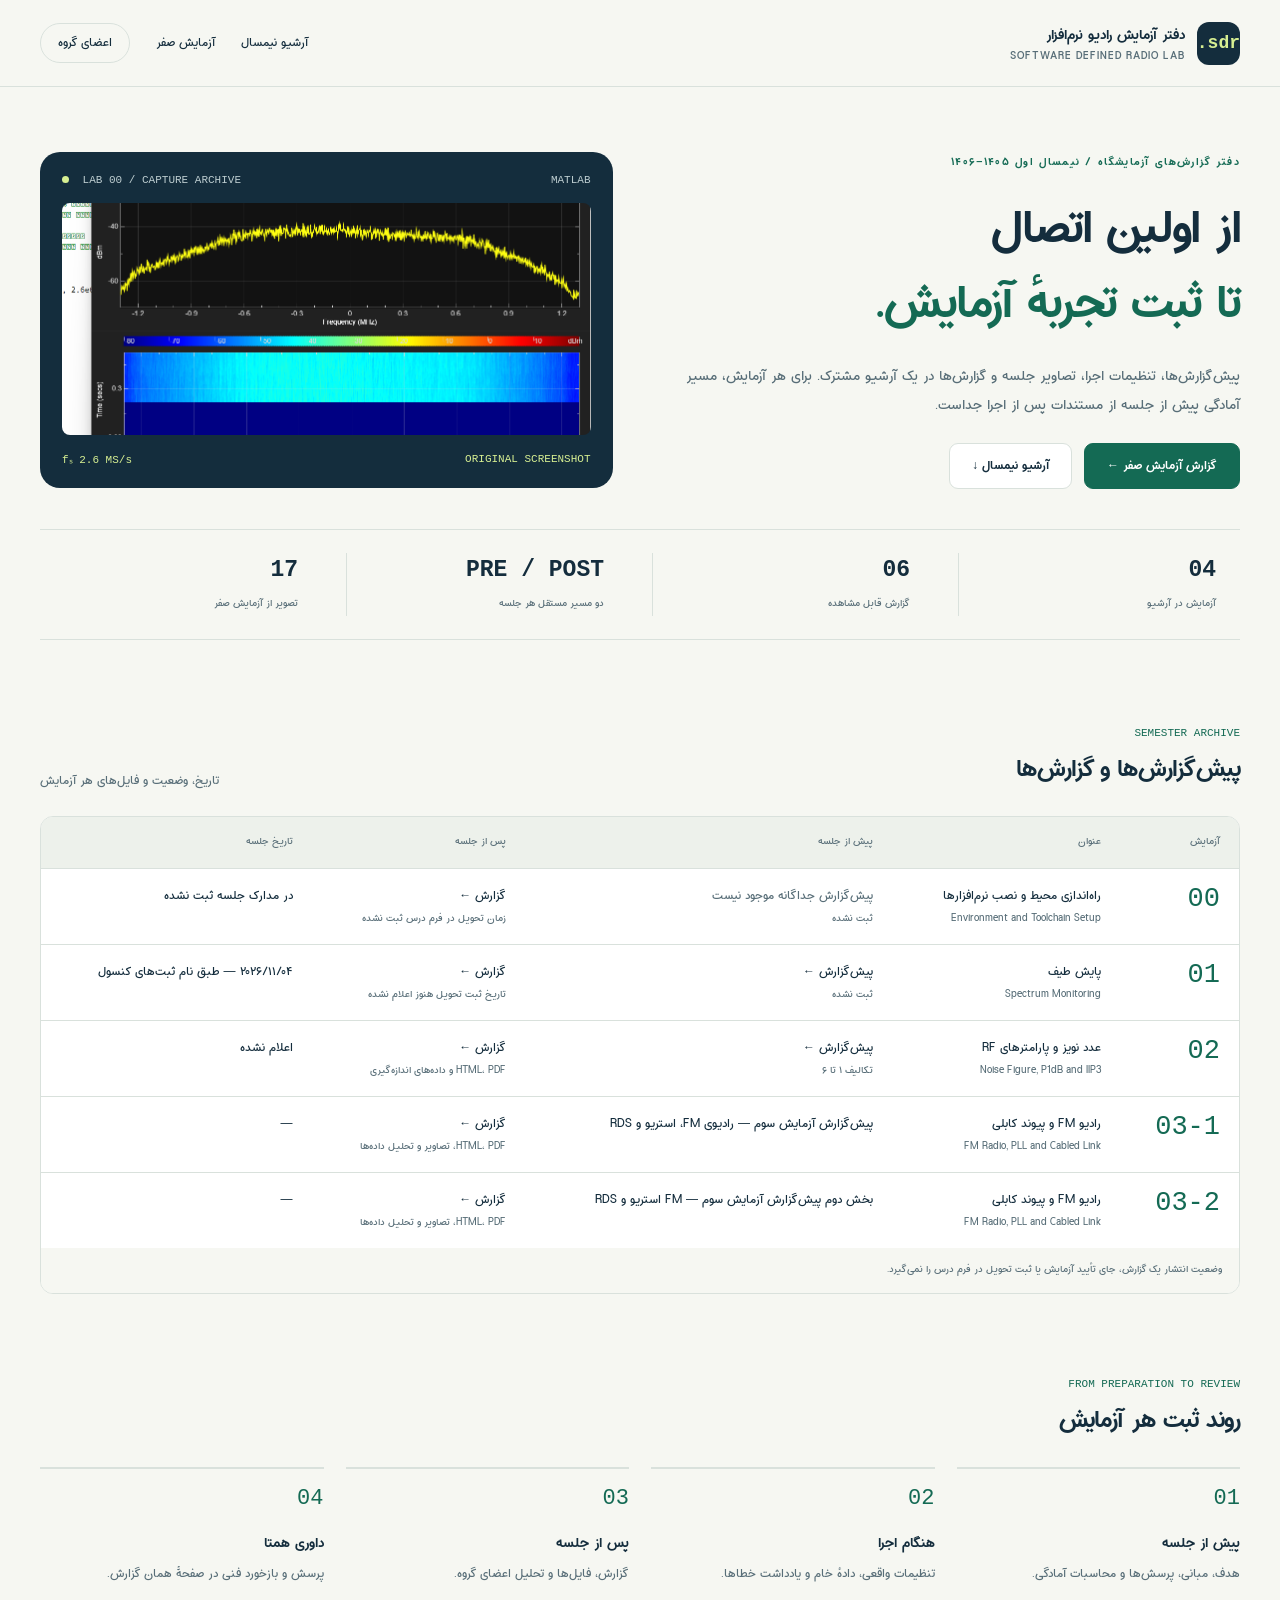
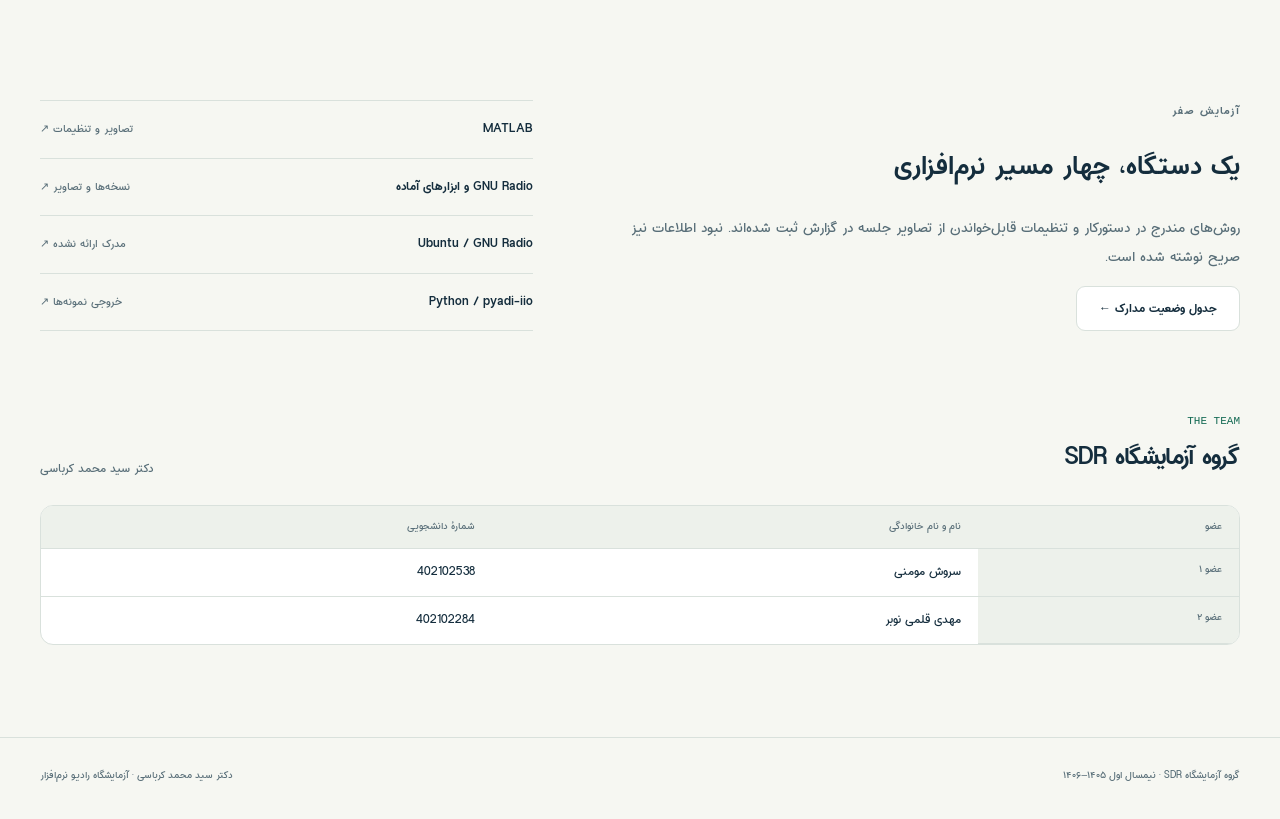
<file: index.html>
<!doctype html>
<html lang="fa" dir="rtl">

<head>
    <meta charset="utf-8">
    <meta name="viewport" content="width=device-width,initial-scale=1">
    <meta name="description" content="آرشیو پیش‌گزارش‌ها، گزارش‌ها و مدارک آزمایشگاه رادیو نرم‌افزار">
    <meta name="theme-color" content="#142d3d">
    <title>دفتر آزمایش رادیو نرم‌افزار | آرشیو نیمسال</title>
    <link rel="stylesheet" href="assets/css/site.css">
    <link rel="icon" href="assets/favicon.svg" type="image/svg+xml">
    <script defer src="assets/js/config.js"></script>
    <script defer src="assets/js/site.js"></script>
</head>

<body data-comment-term=""><a class="skip" href="#main">رفتن به محتوا</a>
    <header class="topbar">
        <div class="wrap nav"><a class="brand" href="index.html"><span class="brand-mark">sdr.</span><span>دفتر آزمایش
                    رادیو نرم‌افزار<small dir="ltr">SOFTWARE DEFINED RADIO LAB</small></span></a>
            <nav class="nav-links" aria-label="پیمایش اصلی"><a href="index.html#experiments">آرشیو نیمسال</a><a
                    href="experiments/lab00/post/">آزمایش صفر</a><a href="index.html#team">اعضای گروه</a></nav>
        </div>
    </header>
    <main id="main">
        <section class="hero wrap">
            <div class="hero-grid">
                <div>
                    <p class="eyebrow">دفتر گزارش‌های آزمایشگاه / نیمسال اول ۱۴۰۵–۱۴۰۶</p>
                    <h1>از اولین اتصال<br><span>تا ثبت تجربهٔ آزمایش.</span></h1>
                    <p class="lead">پیش‌گزارش‌ها، تنظیمات اجرا، تصاویر جلسه و گزارش‌ها در یک آرشیو مشترک. برای هر
                        آزمایش، مسیر آمادگی پیش از جلسه از مستندات پس از اجرا جداست.</p>
                    <div class="actions"><a class="btn primary" href="experiments/lab00/post/">گزارش آزمایش صفر ←</a><a
                            class="btn" href="#experiments">آرشیو نیمسال ↓</a></div>
                </div>
                <div class="hero-art">
                    <div class="instrument-heading"><span><i class="dot"></i> LAB 00 / CAPTURE
                            ARCHIVE</span><span>MATLAB</span></div><a href="experiments/lab00/post/#matlab"><img
                            src="assets/images/MATLAB2.png" alt="تصویر اصلی Spectrum Analyzer از آزمایش صفر"
                            width="1061" height="657"></a>
                    <div class="instrument-footer"><span>fₛ 2.6 MS/s</span><span>ORIGINAL SCREENSHOT</span></div>
                </div>
            </div>
            <div class="facts">
                <div class="fact"><b>04</b><span>آزمایش در آرشیو</span></div>
                <div class="fact"><b>06</b><span>گزارش قابل مشاهده</span></div>
                <div class="fact"><b>PRE / POST</b><span>دو مسیر مستقل هر جلسه</span></div>
                <div class="fact"><b>17</b><span>تصویر از آزمایش صفر</span></div>
            </div>
        </section>
        <section class="wrap section" id="experiments">
            <div class="section-head">
                <div>
                    <div class="section-label">SEMESTER ARCHIVE</div>
                    <h2>پیش‌گزارش‌ها و گزارش‌ها</h2>
                </div>
                <p>تاریخ، وضعیت و فایل‌های هر آزمایش</p>
            </div>
            <div class="table-box">
                <table>
                    <thead>
                        <tr>
                            <th>آزمایش</th>
                            <th>عنوان</th>
                            <th>پیش از جلسه</th>
                            <th>پس از جلسه</th>
                            <th>تاریخ جلسه</th>
                        </tr>
                    </thead>
                    <tbody>
                        <tr>
                            <td><span class="lab-number">00</span></td>
                            <td>راه‌اندازی محیط و نصب نرم‌افزارها<small>Environment and Toolchain Setup</small></td>
                            <td><span class="text-muted">پیش‌گزارش جداگانه موجود نیست</span><small>ثبت نشده</small></td>
                            <td><a href="experiments/lab00/post/">گزارش ←</a><small>زمان تحویل در فرم درس ثبت
                                    نشده</small></td>
                            <td>در مدارک جلسه ثبت نشده</td>
                        </tr>
                        <tr>
                            <td><span class="lab-number">01</span></td>
                            <td>پایش طیف<small>Spectrum Monitoring</small></td>
                            <td><a href="experiments/lab01/pre/">پیش‌گزارش ←</a><small>ثبت نشده</small></td>
                            <td><a href="experiments/lab01/post/">گزارش ←</a><small>تاریخ ثبت تحویل هنوز اعلام
                                    نشده</small></td>
                            <td>۲۰۲۶/۱۱/۰۴ — طبق نام ثبت‌های کنسول</td>
                        </tr>
                        <tr>
                            <td><span class="lab-number">02</span></td>
                            <td>عدد نویز و پارامترهای RF<small>Noise Figure, P1dB and IIP3</small></td>
                            <td><a href="experiments/lab02/pre/">پیش‌گزارش ←</a><small>تکالیف ۱ تا ۶</small></td>
                            <td><a href="experiments/lab02/post/">گزارش ←</a><small>HTML، PDF و داده‌های
                                    اندازه‌گیری</small></td>
                            <td>اعلام نشده</td>
                        </tr>
                        <tr>
                            <td><span class="lab-number">03-1</span></td>
                            <td>رادیو FM و پیوند کابلی<small>FM Radio, PLL and Cabled Link</small></td>
                            <td><a href="./prelab_03_fm.html" target="_blank" rel="noopener">
  پیش‌گزارش آزمایش سوم — رادیوی FM، استریو و RDS
</a></td>
                            <td><a href="experiments/lab03/post/">گزارش ←</a><small>HTML، PDF، تصاویر و تحلیل
                                    داده‌ها</small></td>
                            <td>—</td>
                        </tr>
                        <tr>
                            <td><span class="lab-number">03-2</span></td>
                            <td>رادیو FM و پیوند کابلی<small>FM Radio, PLL and Cabled Link</small></td>
                            <td><a href="./prelab_03_fm_part2.html" target="_blank" rel="noopener">
  بخش دوم پیش‌گزارش آزمایش سوم — FM استریو و RDS
</a></td>
                            <td><a href="experiments/lab03/post/">گزارش ←</a><small>HTML، PDF، تصاویر و تحلیل
                                    داده‌ها</small></td>
                            <td>—</td>
                        </tr>
                    </tbody>
                    <caption>وضعیت انتشار یک گزارش، جای تأیید آزمایش یا ثبت تحویل در فرم درس را نمی‌گیرد.</caption>
                </table>
            </div>
        </section>
        <section class="section wrap">
            <div class="section-head">
                <div>
                    <div class="section-label">FROM PREPARATION TO REVIEW</div>
                    <h2>روند ثبت هر آزمایش</h2>
                </div>
            </div>
            <div class="semester-flow">
                <div><b>01</b>
                    <h3>پیش از جلسه</h3>
                    <p>هدف، مبانی، پرسش‌ها و محاسبات آمادگی.</p>
                </div>
                <div><b>02</b>
                    <h3>هنگام اجرا</h3>
                    <p>تنظیمات واقعی، دادهٔ خام و یادداشت خطاها.</p>
                </div>
                <div><b>03</b>
                    <h3>پس از جلسه</h3>
                    <p>گزارش، فایل‌ها و تحلیل اعضای گروه.</p>
                </div>
                <div><b>04</b>
                    <h3>داوری همتا</h3>
                    <p>پرسش و بازخورد فنی در صفحهٔ همان گزارش.</p>
                </div>
            </div>
        </section>
        <section class="section wrap overview">
            <div>
                <p class="eyebrow">آزمایش صفر</p>
                <h2>یک دستگاه، چهار مسیر نرم‌افزاری</h2>
                <p class="text-muted">روش‌های مندرج در دستورکار و تنظیمات قابل‌خواندن از تصاویر جلسه در گزارش ثبت
                    شده‌اند. نبود اطلاعات نیز صریح نوشته شده است.</p><a class="btn"
                    href="experiments/lab00/post/#readiness">جدول وضعیت مدارک ←</a>
            </div>
            <div class="route-list"><a class="route" href="experiments/lab00/post/#matlab"><b>MATLAB</b><span>تصاویر و
                        تنظیمات ↗</span></a><a class="route" href="experiments/lab00/post/#windows"><b>GNU Radio و
                        ابزارهای آماده</b><span>نسخه‌ها و تصاویر ↗</span></a><a class="route"
                    href="experiments/lab00/post/#ubuntu"><b>Ubuntu / GNU Radio</b><span>مدرک ارائه نشده ↗</span></a><a
                    class="route" href="experiments/lab00/post/#python"><b>Python / pyadi-iio</b><span>خروجی نمونه‌ها
                        ↗</span></a></div>
        </section>
        <section class="section wrap" id="team">
            <div class="section-head">
                <div>
                    <div class="section-label">THE TEAM</div>
                    <h2>گروه آزمایشگاه SDR</h2>
                </div>
                <p>دکتر سید محمد کرباسی</p>
            </div>
            <div class="table-box identity-table">
                <table>
                    <thead>
                        <tr>
                            <th>عضو</th>
                            <th>نام و نام خانوادگی</th>
                            <th>شمارهٔ دانشجویی</th>
                        </tr>
                    </thead>
                    <tbody>
                        <tr>
                            <th scope="row">عضو ۱</th>
                            <td>سروش مومنی</td>
                            <td><bdi dir="ltr">402102538</bdi></td>
                        </tr>
                        <tr>
                            <th scope="row">عضو ۲</th>
                            <td>مهدی قلمی نوبر</td>
                            <td><bdi dir="ltr">402102284</bdi></td>
                        </tr>
                    </tbody>
                </table>
            </div>
        </section>
    </main>
    <footer class="footer">
        <div class="wrap"><span>گروه آزمایشگاه SDR · نیمسال اول ۱۴۰۵–۱۴۰۶</span><span>دکتر سید محمد کرباسی · آزمایشگاه
                رادیو نرم‌افزار</span></div>
    </footer>
    <dialog class="lightbox" id="image-dialog" aria-labelledby="dialog-title">
        <div class="dialog-top"><b id="dialog-title">تصویر آزمایش</b>
            <div><button type="button" data-zoom>اندازهٔ اصلی</button> <button type="button" data-close>بستن ×</button>
            </div>
        </div>
        <p class="dialog-help">برای خواندن جزئیات، اندازهٔ اصلی را انتخاب کنید. کلید Escape پنجره را می‌بندد.</p>
        <div class="zoom-area"><img alt=""></div>
    </dialog>
</body>

</html>
</file>
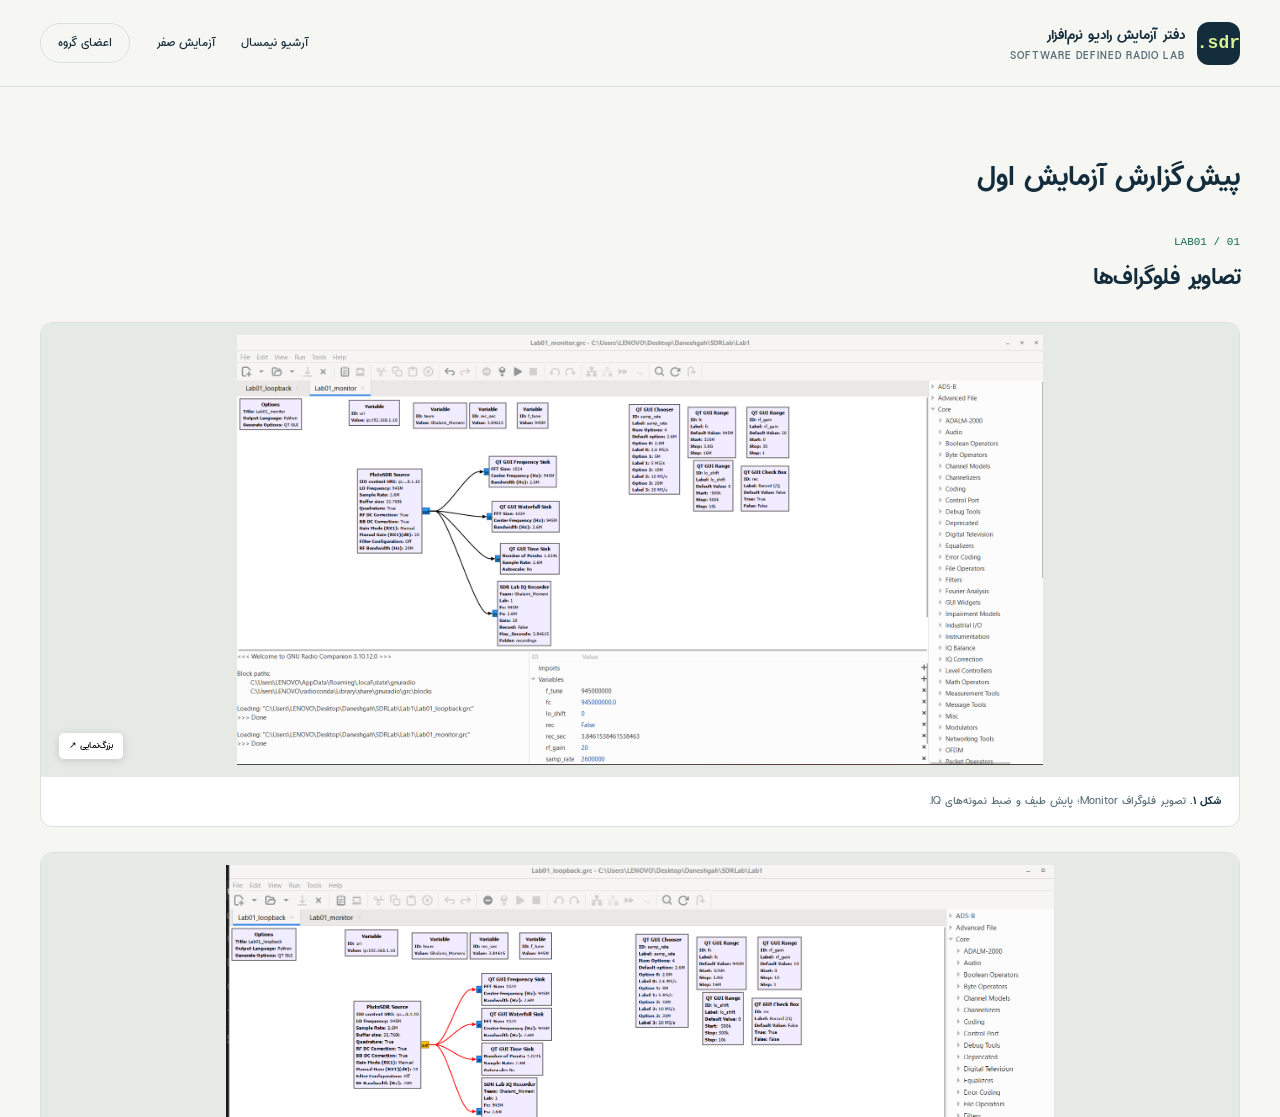
<file: reports/lab01-prelab/index.html>
<!doctype html><html lang="fa" dir="rtl"><meta charset="utf-8"><meta http-equiv="refresh" content="0;url=../../experiments/lab01/pre/"><title>پیش‌گزارش آزمایش اول</title><p><a href="../../experiments/lab01/pre/">پیش‌گزارش آزمایش اول</a></p></html>
</file>
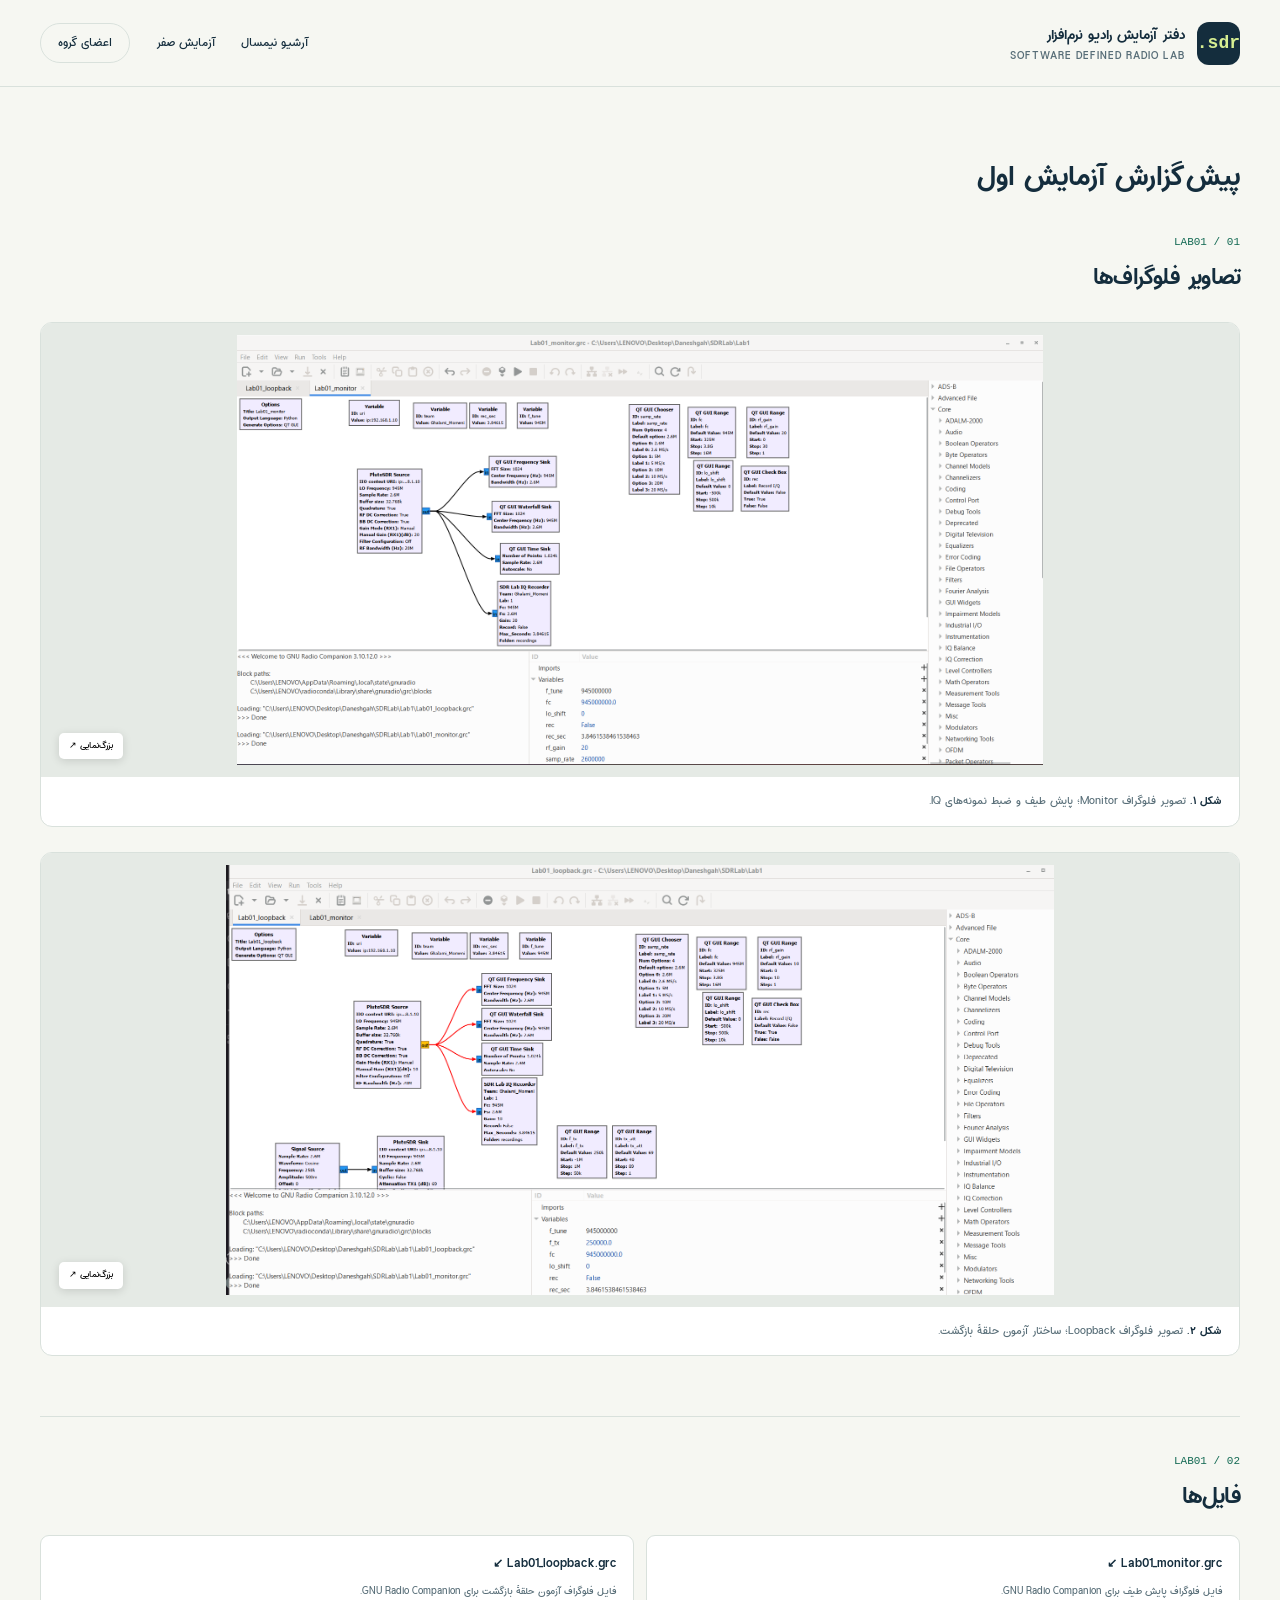
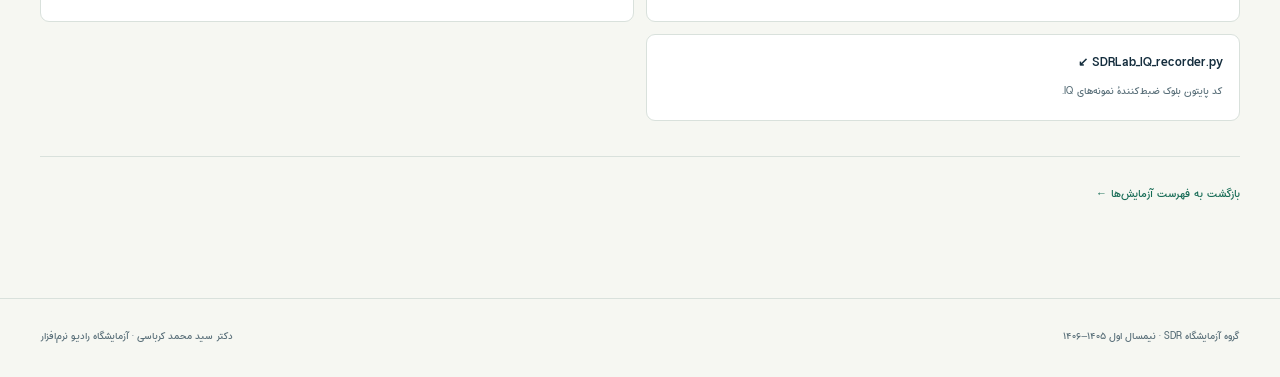
<file: experiments/lab01/pre/index.html>
<!doctype html><html lang="fa" dir="rtl"><head><meta charset="utf-8"><meta name="viewport" content="width=device-width,initial-scale=1"><meta name="description" content="آرشیو پیش‌گزارش‌ها، گزارش‌ها و مدارک آزمایشگاه رادیو نرم‌افزار"><meta name="theme-color" content="#142d3d"><title>پیش‌گزارش آزمایش اول</title><link rel="stylesheet" href="../../../assets/css/site.css"><link rel="icon" href="../../../assets/favicon.svg" type="image/svg+xml"><script defer src="../../../assets/js/config.js"></script><script defer src="../../../assets/js/site.js"></script></head><body data-comment-term=""><a class="skip" href="#main">رفتن به محتوا</a><header class="topbar"><div class="wrap nav"><a class="brand" href="../../../index.html"><span class="brand-mark">sdr.</span><span>دفتر آزمایش رادیو نرم‌افزار<small dir="ltr">SOFTWARE DEFINED RADIO LAB</small></span></a><nav class="nav-links" aria-label="پیمایش اصلی"><a href="../../../index.html#experiments">آرشیو نیمسال</a><a href="../../../experiments/lab00/post/">آزمایش صفر</a><a href="../../../index.html#team">اعضای گروه</a></nav></div></header><main id="main" class="wrap section"><h1>پیش‌گزارش آزمایش اول</h1><section class="report-section" id="flowgraphs"><span class="section-index">01 / LAB01</span><h2>تصاویر فلوگراف‌ها</h2><figure class="report-figure"><button type="button" class="figure-button" data-image="../../../reports/lab01-prelab/flowgraph_monitor.png" data-caption="تصویر فلوگراف Monitor؛ پایش طیف و ضبط نمونه‌های IQ." aria-label="بزرگ‌نمایی: تصویر فلوگراف Monitor؛ پایش طیف و ضبط نمونه‌های IQ."><img src="../../../reports/lab01-prelab/flowgraph_monitor.png" alt="تصویر فلوگراف Monitor؛ پایش طیف و ضبط نمونه‌های IQ." loading="lazy"><span class="zoom-hint">بزرگ‌نمایی ↗</span></button><figcaption><b>شکل ۱. </b>تصویر فلوگراف Monitor؛ پایش طیف و ضبط نمونه‌های IQ.</figcaption></figure><figure class="report-figure"><button type="button" class="figure-button" data-image="../../../reports/lab01-prelab/flowgraph_loopback.png" data-caption="تصویر فلوگراف Loopback؛ ساختار آزمون حلقهٔ بازگشت." aria-label="بزرگ‌نمایی: تصویر فلوگراف Loopback؛ ساختار آزمون حلقهٔ بازگشت."><img src="../../../reports/lab01-prelab/flowgraph_loopback.png" alt="تصویر فلوگراف Loopback؛ ساختار آزمون حلقهٔ بازگشت." loading="lazy"><span class="zoom-hint">بزرگ‌نمایی ↗</span></button><figcaption><b>شکل ۲. </b>تصویر فلوگراف Loopback؛ ساختار آزمون حلقهٔ بازگشت.</figcaption></figure></section><section class="report-section" id="downloads"><span class="section-index">02 / LAB01</span><h2>فایل‌ها</h2><div class="files"><a class="file" href="../../../reports/lab01-prelab/Lab01_monitor.grc"><b>Lab01_monitor.grc ↙</b><small>فایل فلوگراف پایش طیف برای GNU Radio Companion.</small></a><a class="file" href="../../../reports/lab01-prelab/Lab01_loopback.grc"><b>Lab01_loopback.grc ↙</b><small>فایل فلوگراف آزمون حلقهٔ بازگشت برای GNU Radio Companion.</small></a><a class="file" href="../../../reports/lab01-prelab/SDRLab_IQ_recorder.py"><b>SDRLab_IQ_recorder.py ↙</b><small>کد پایتون بلوک ضبط‌کنندهٔ نمونه‌های IQ.</small></a></div></section><a class="top-link" href="../../../index.html#experiments">بازگشت به فهرست آزمایش‌ها ←</a></main><footer class="footer"><div class="wrap"><span>گروه آزمایشگاه SDR · نیمسال اول ۱۴۰۵–۱۴۰۶</span><span>دکتر سید محمد کرباسی · آزمایشگاه رادیو نرم‌افزار</span></div></footer><dialog class="lightbox" id="image-dialog" aria-labelledby="dialog-title"><div class="dialog-top"><b id="dialog-title">تصویر آزمایش</b><div><button type="button" data-zoom>اندازهٔ اصلی</button> <button type="button" data-close>بستن ×</button></div></div><p class="dialog-help">برای خواندن جزئیات، اندازهٔ اصلی را انتخاب کنید. کلید Escape پنجره را می‌بندد.</p><div class="zoom-area"><img alt=""></div></dialog></body></html>
</file>
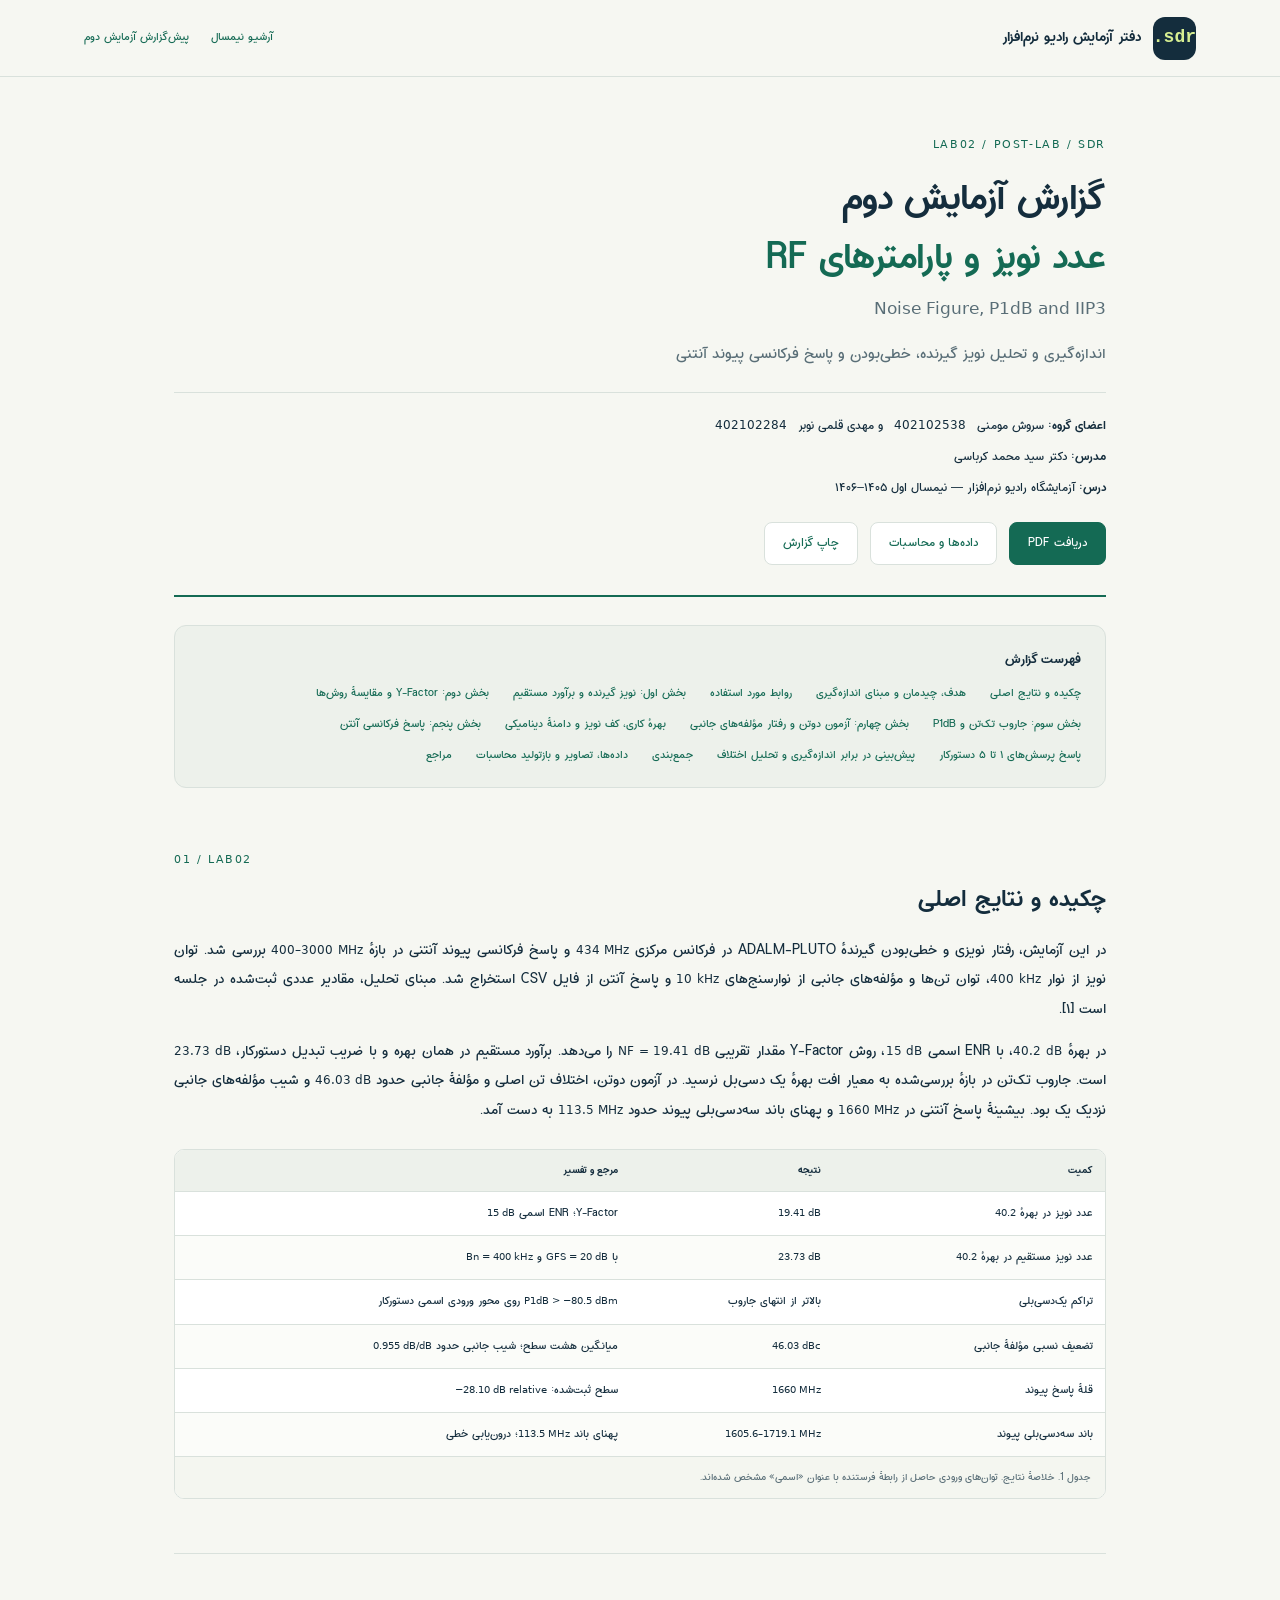
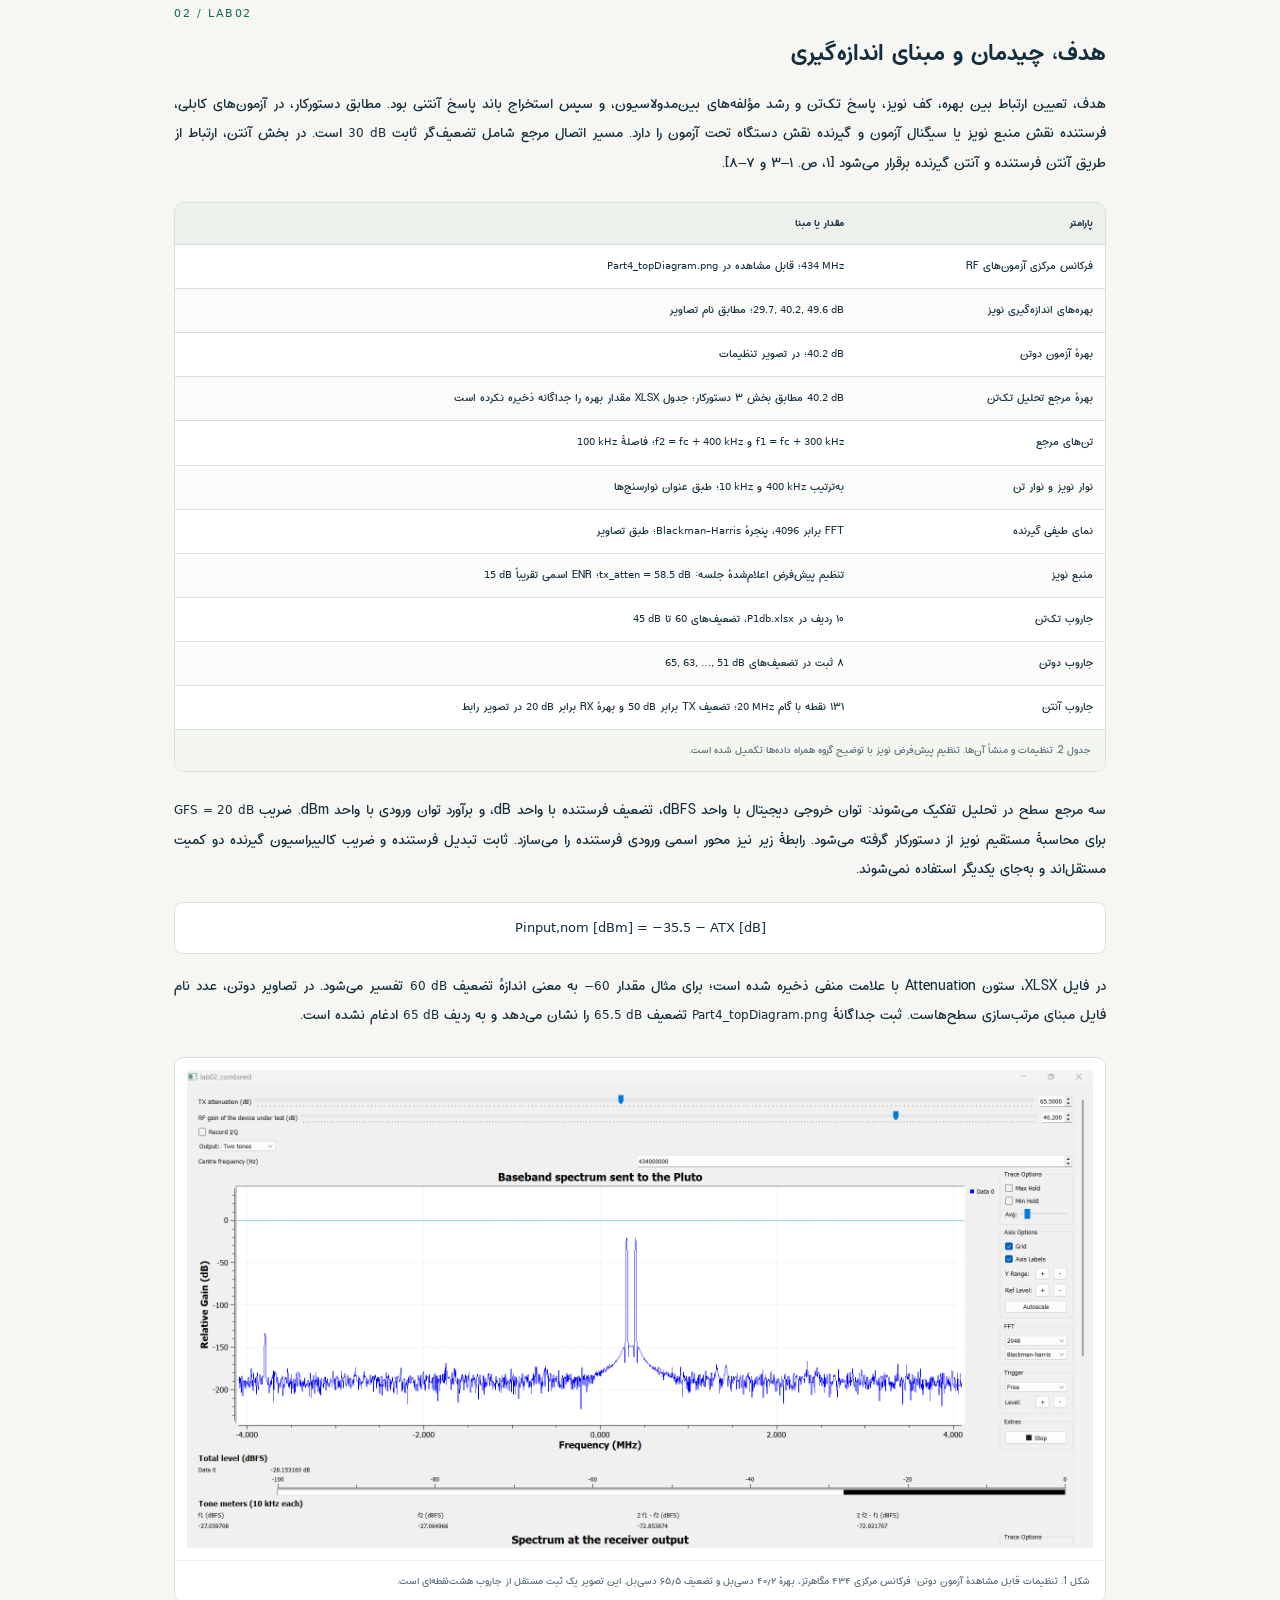
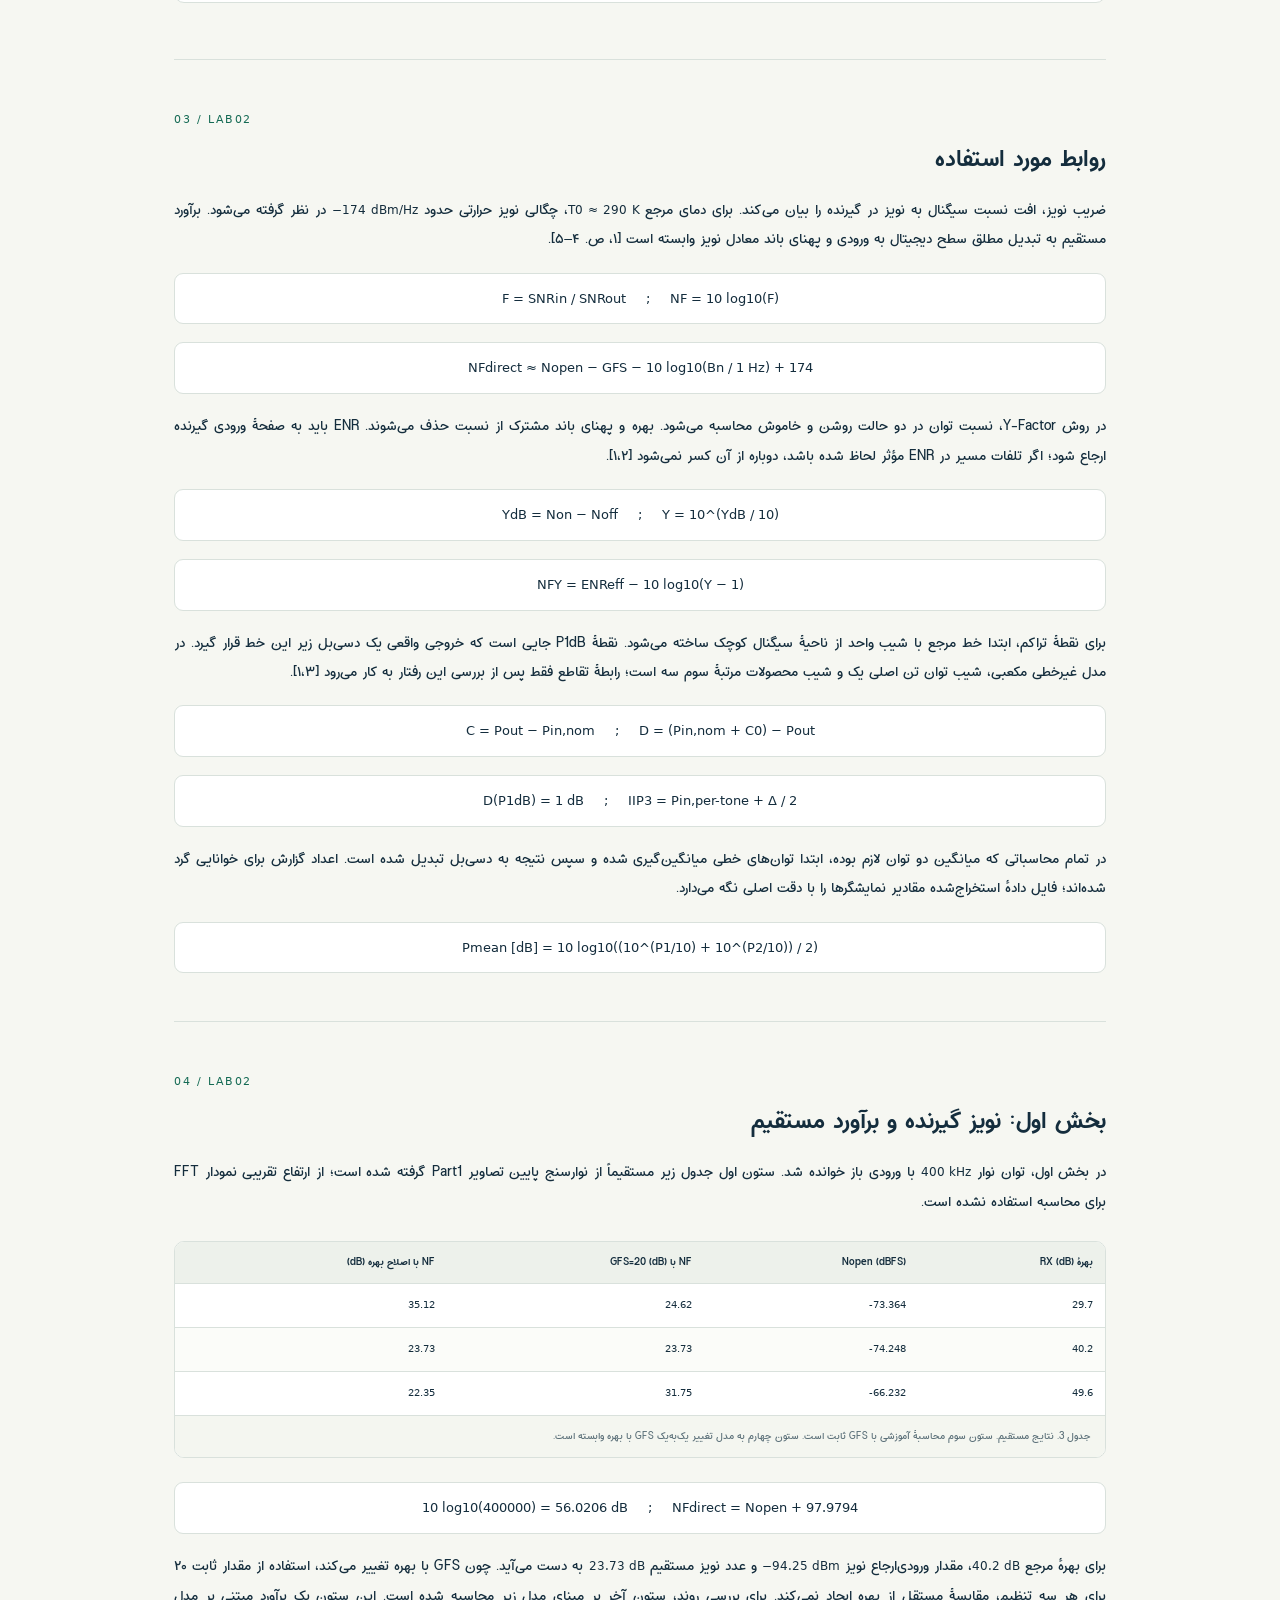
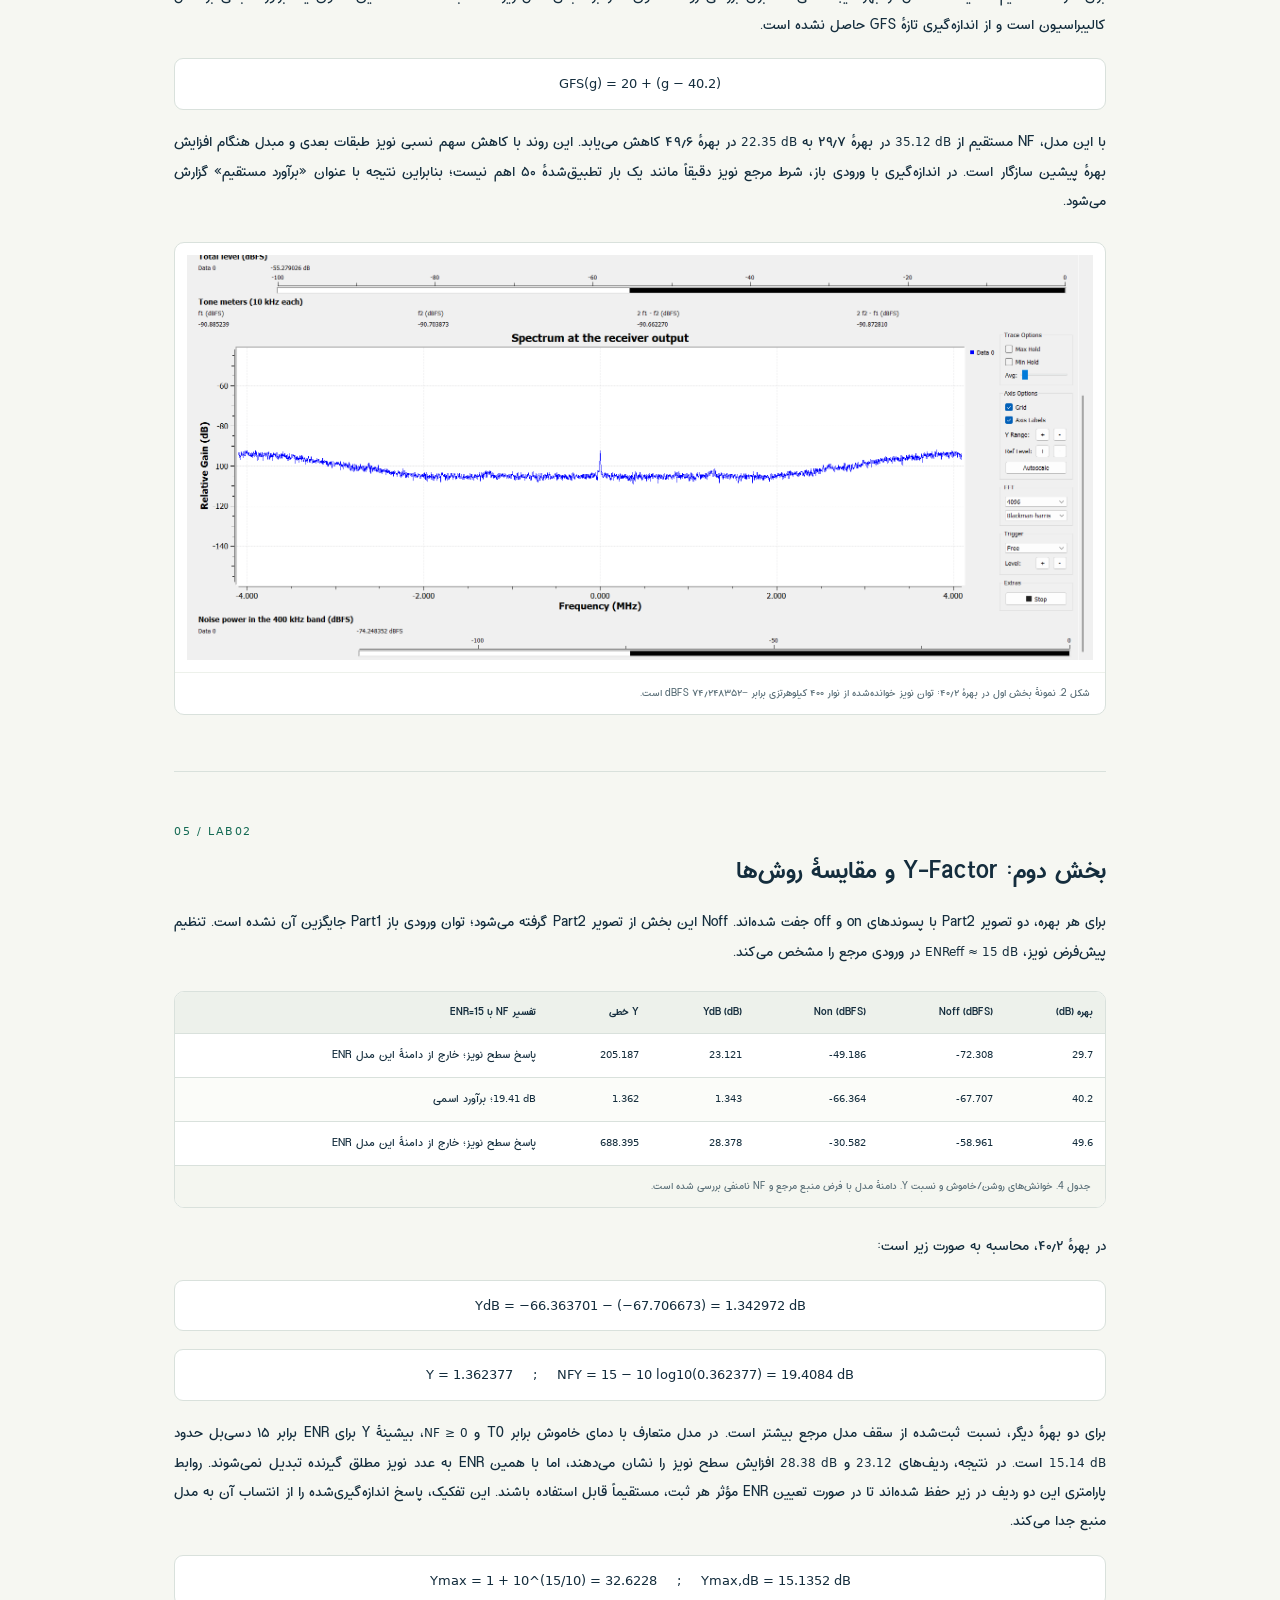
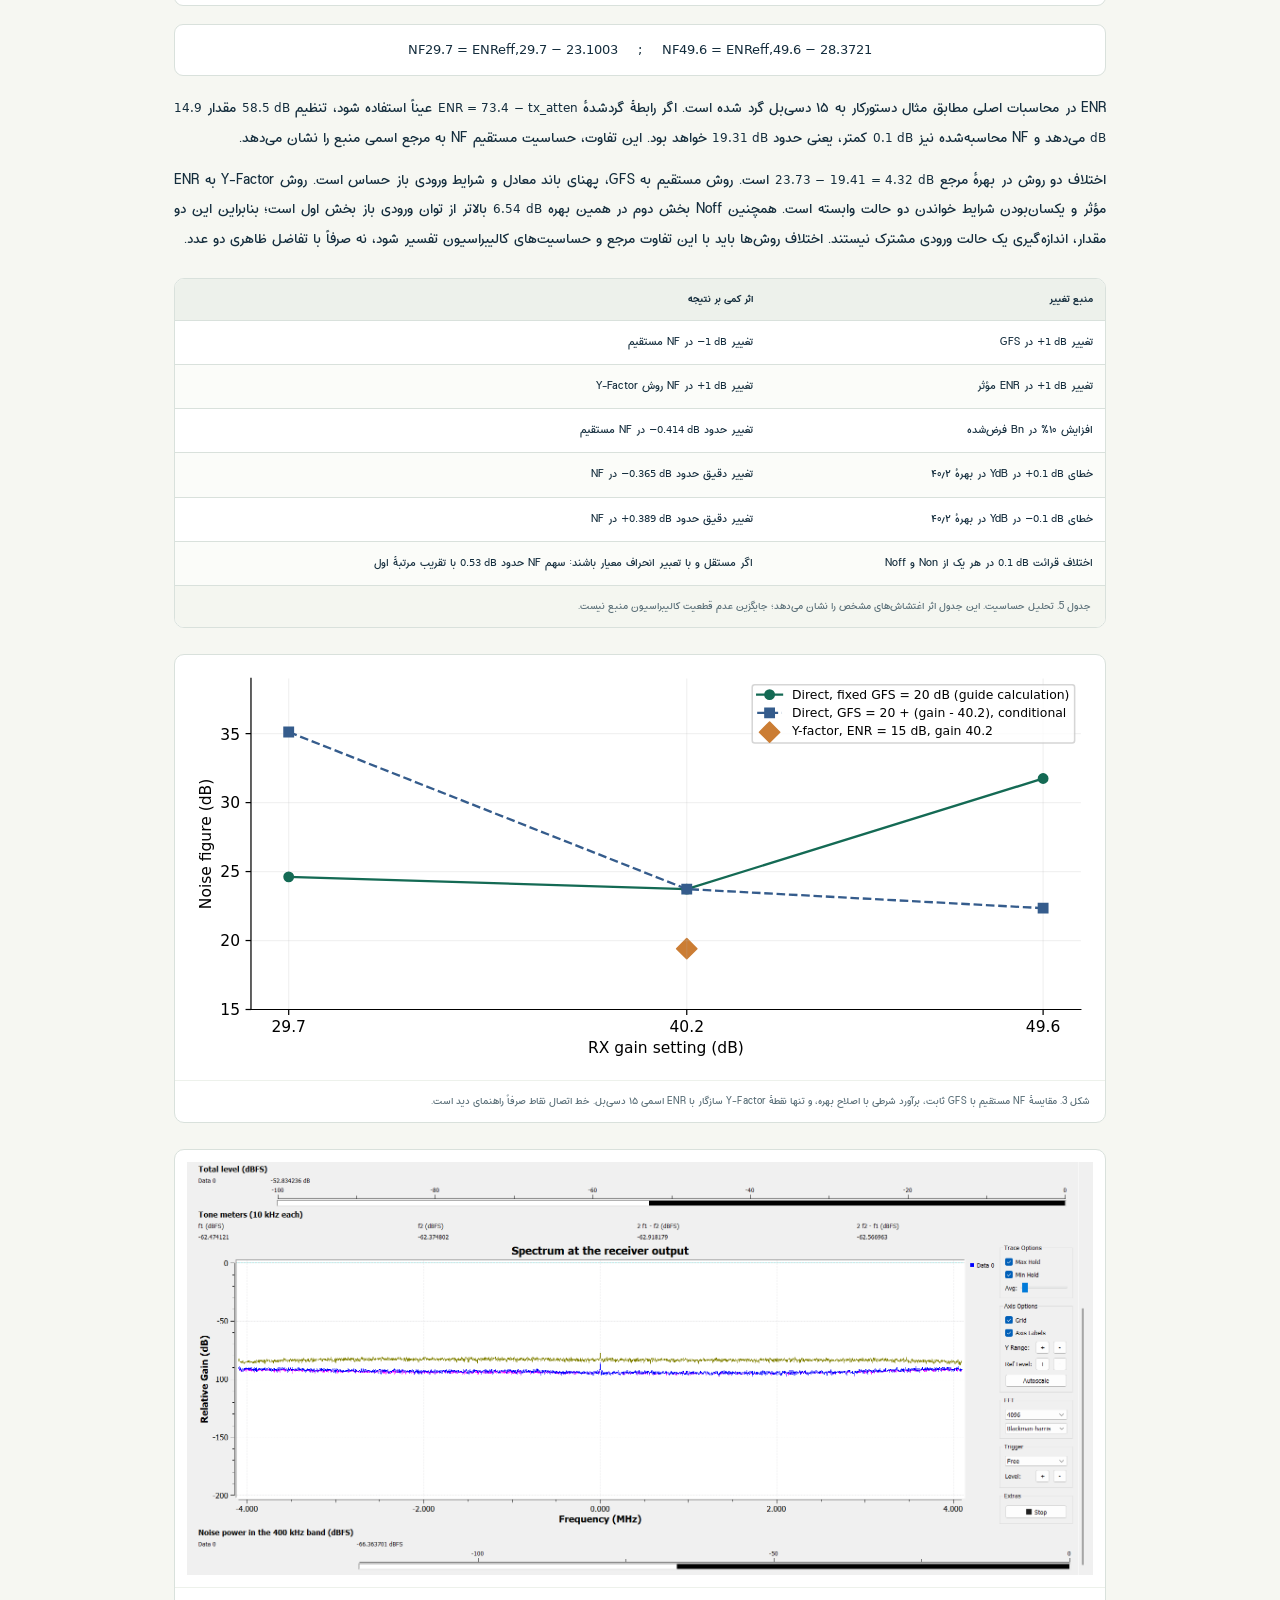
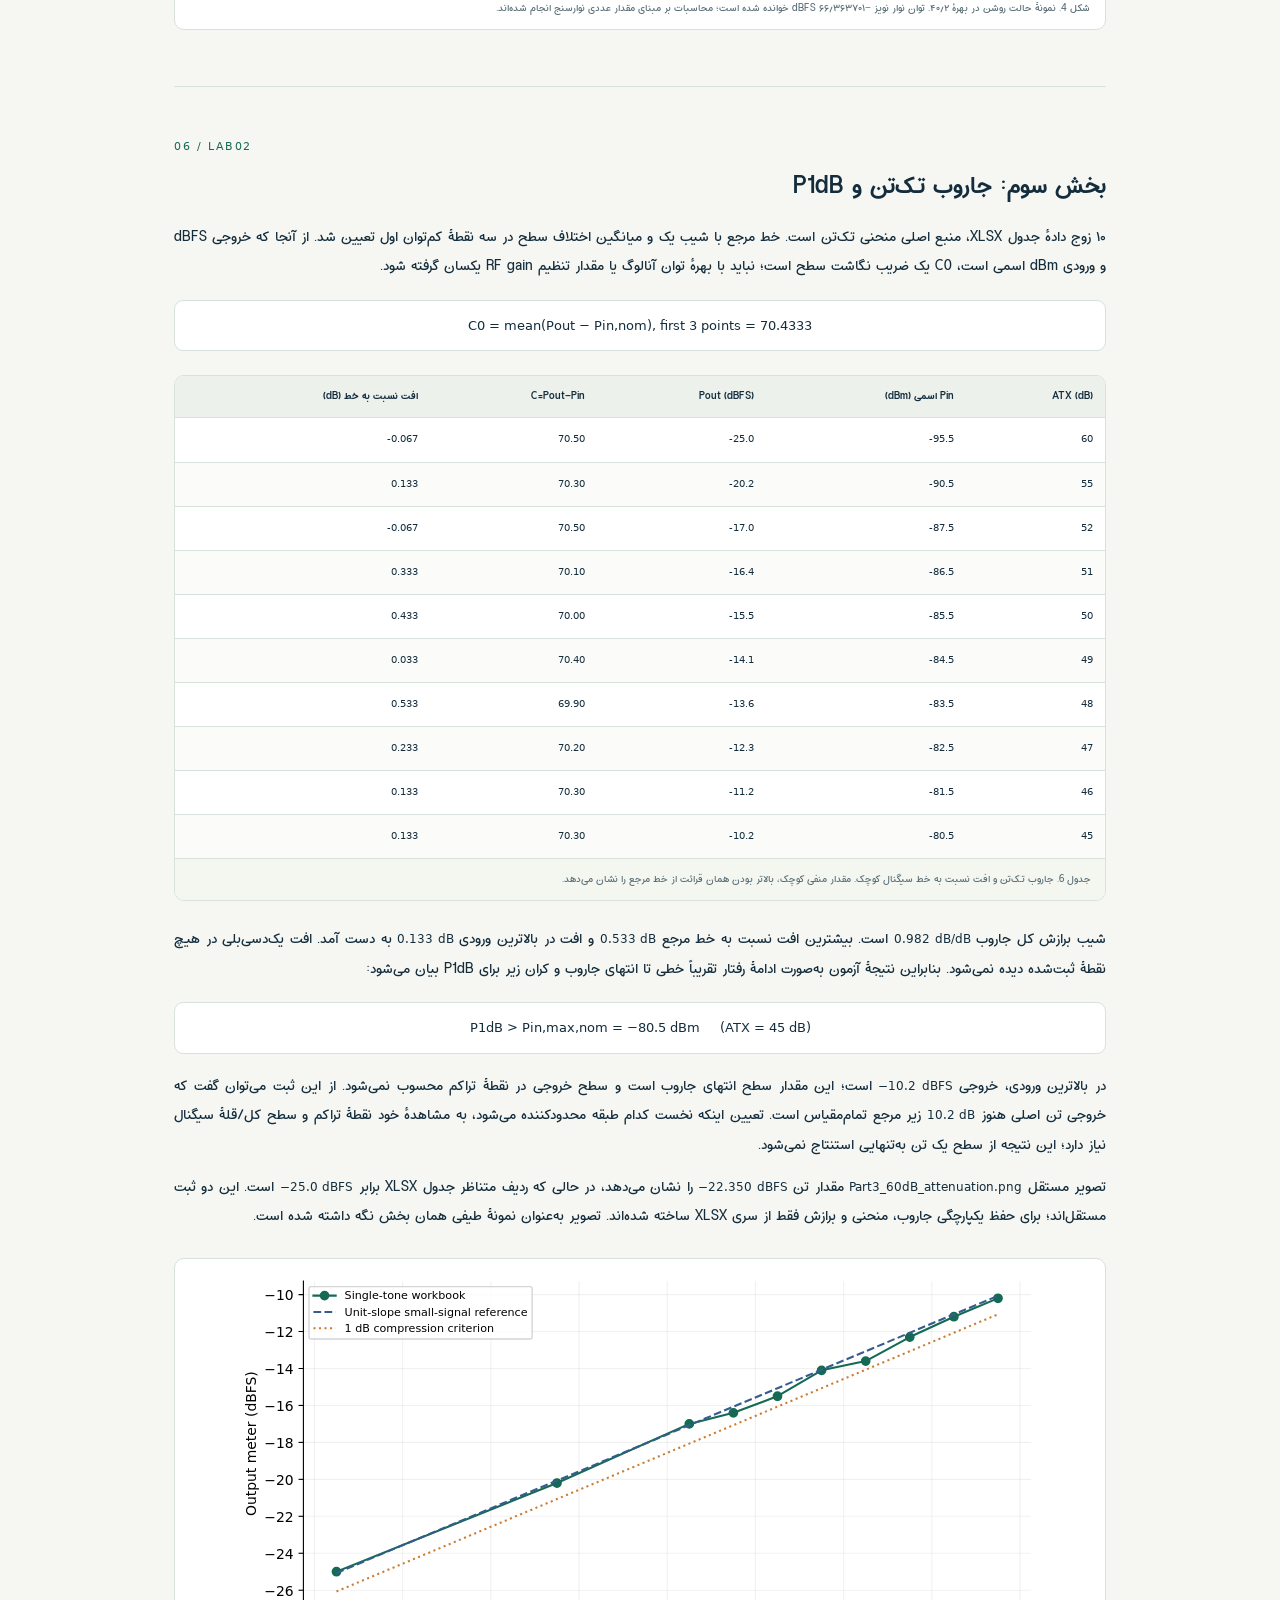
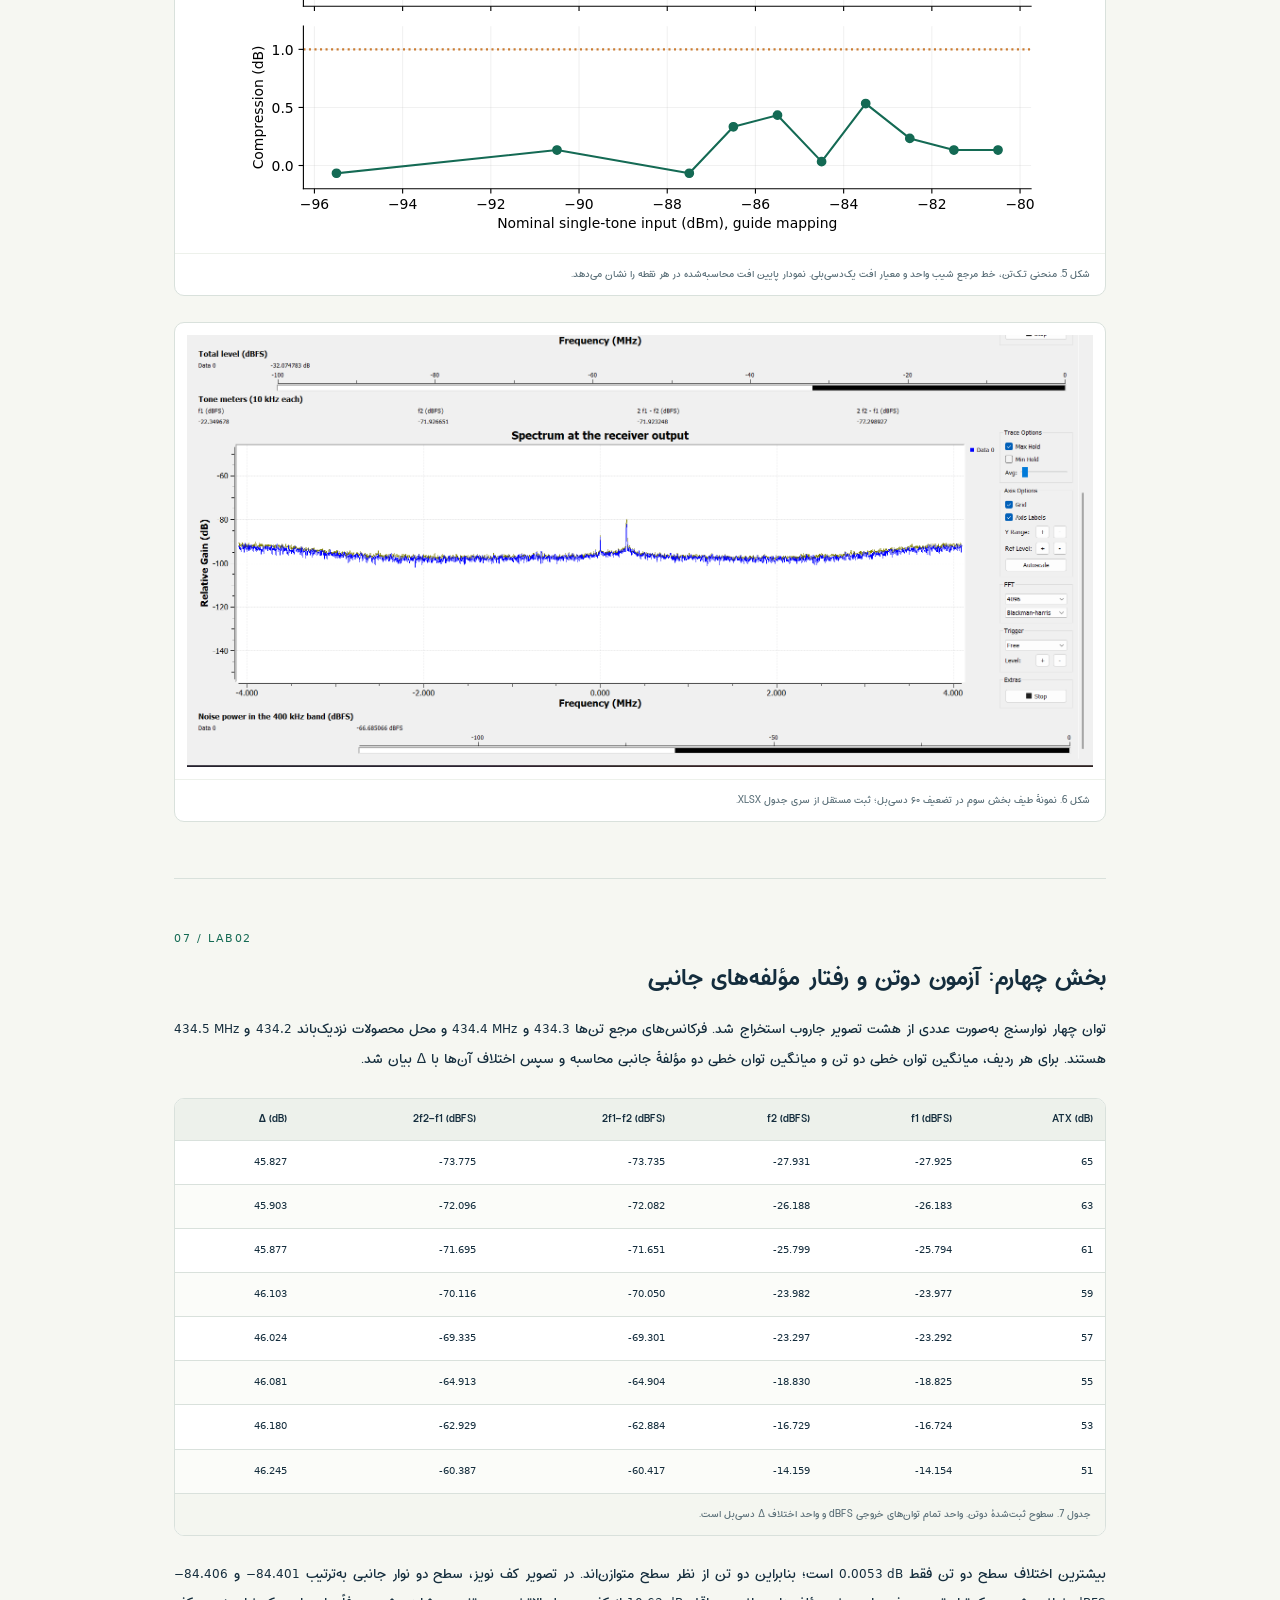
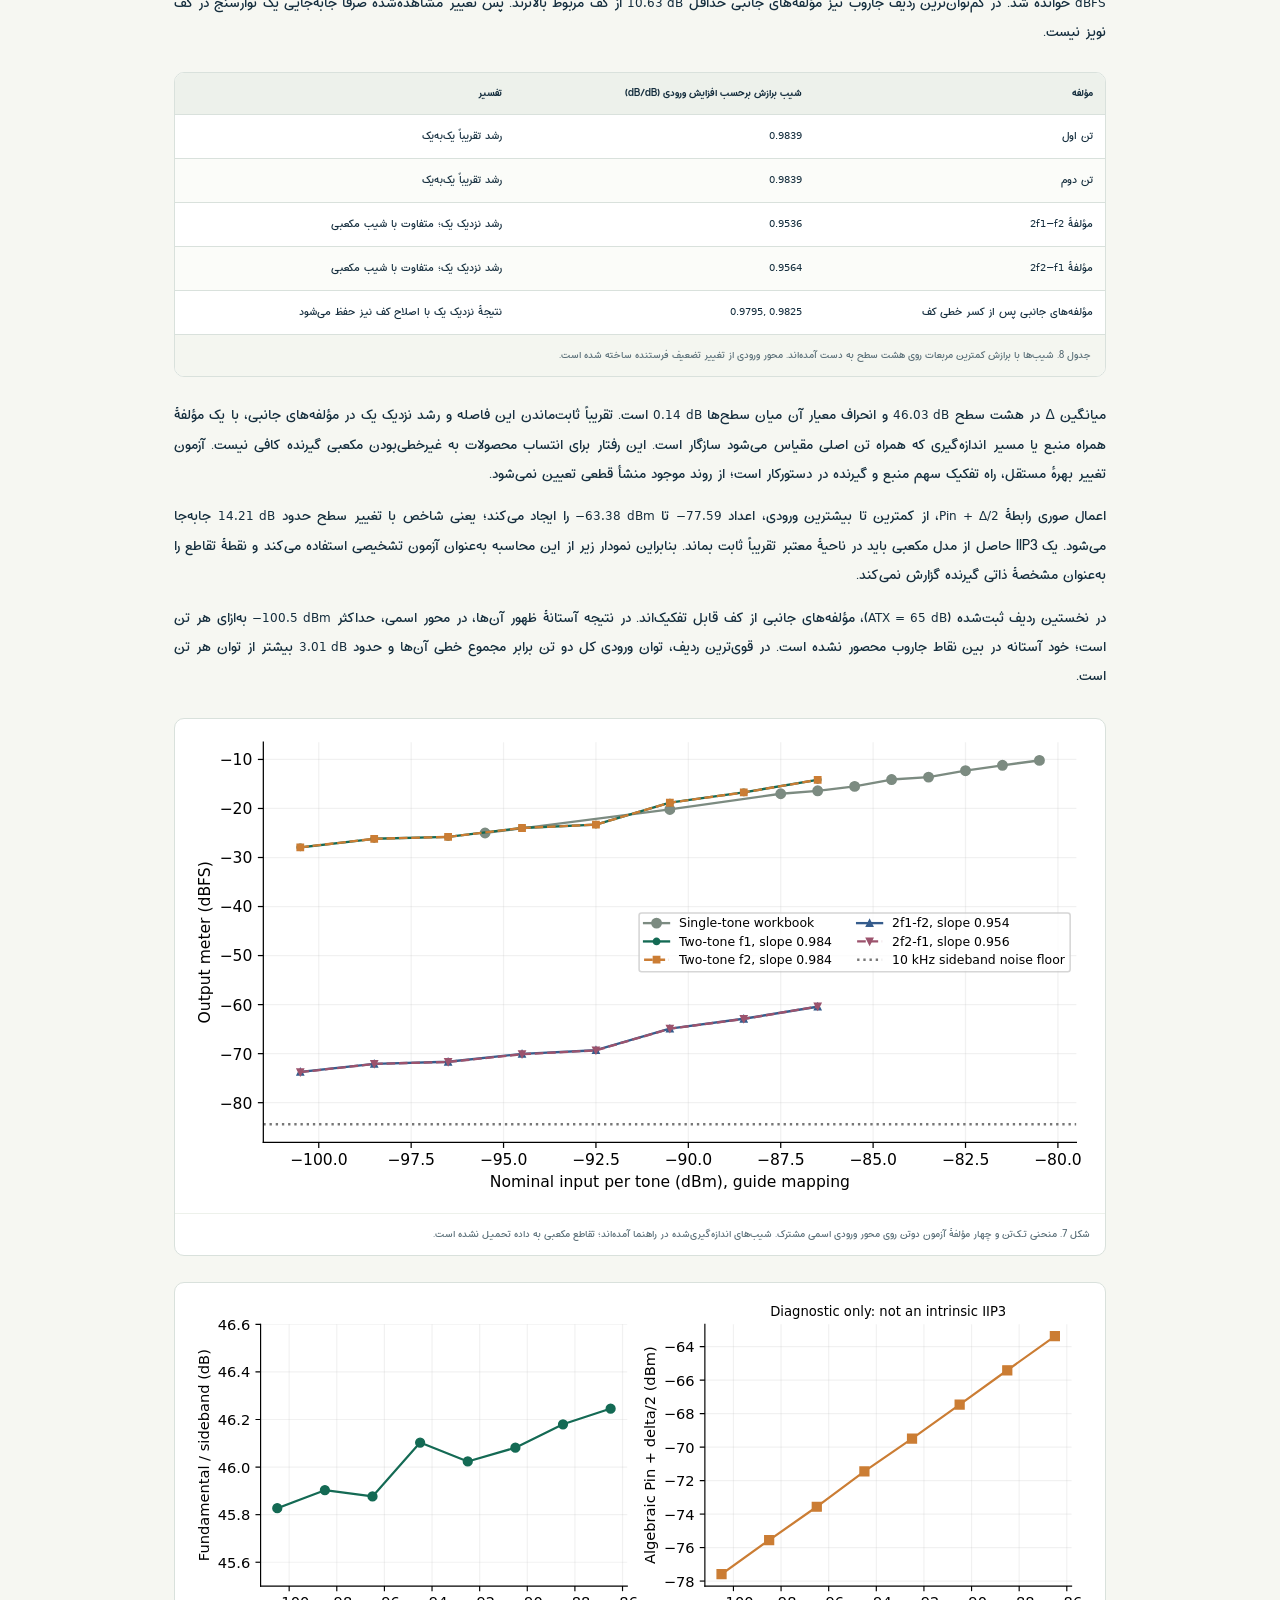
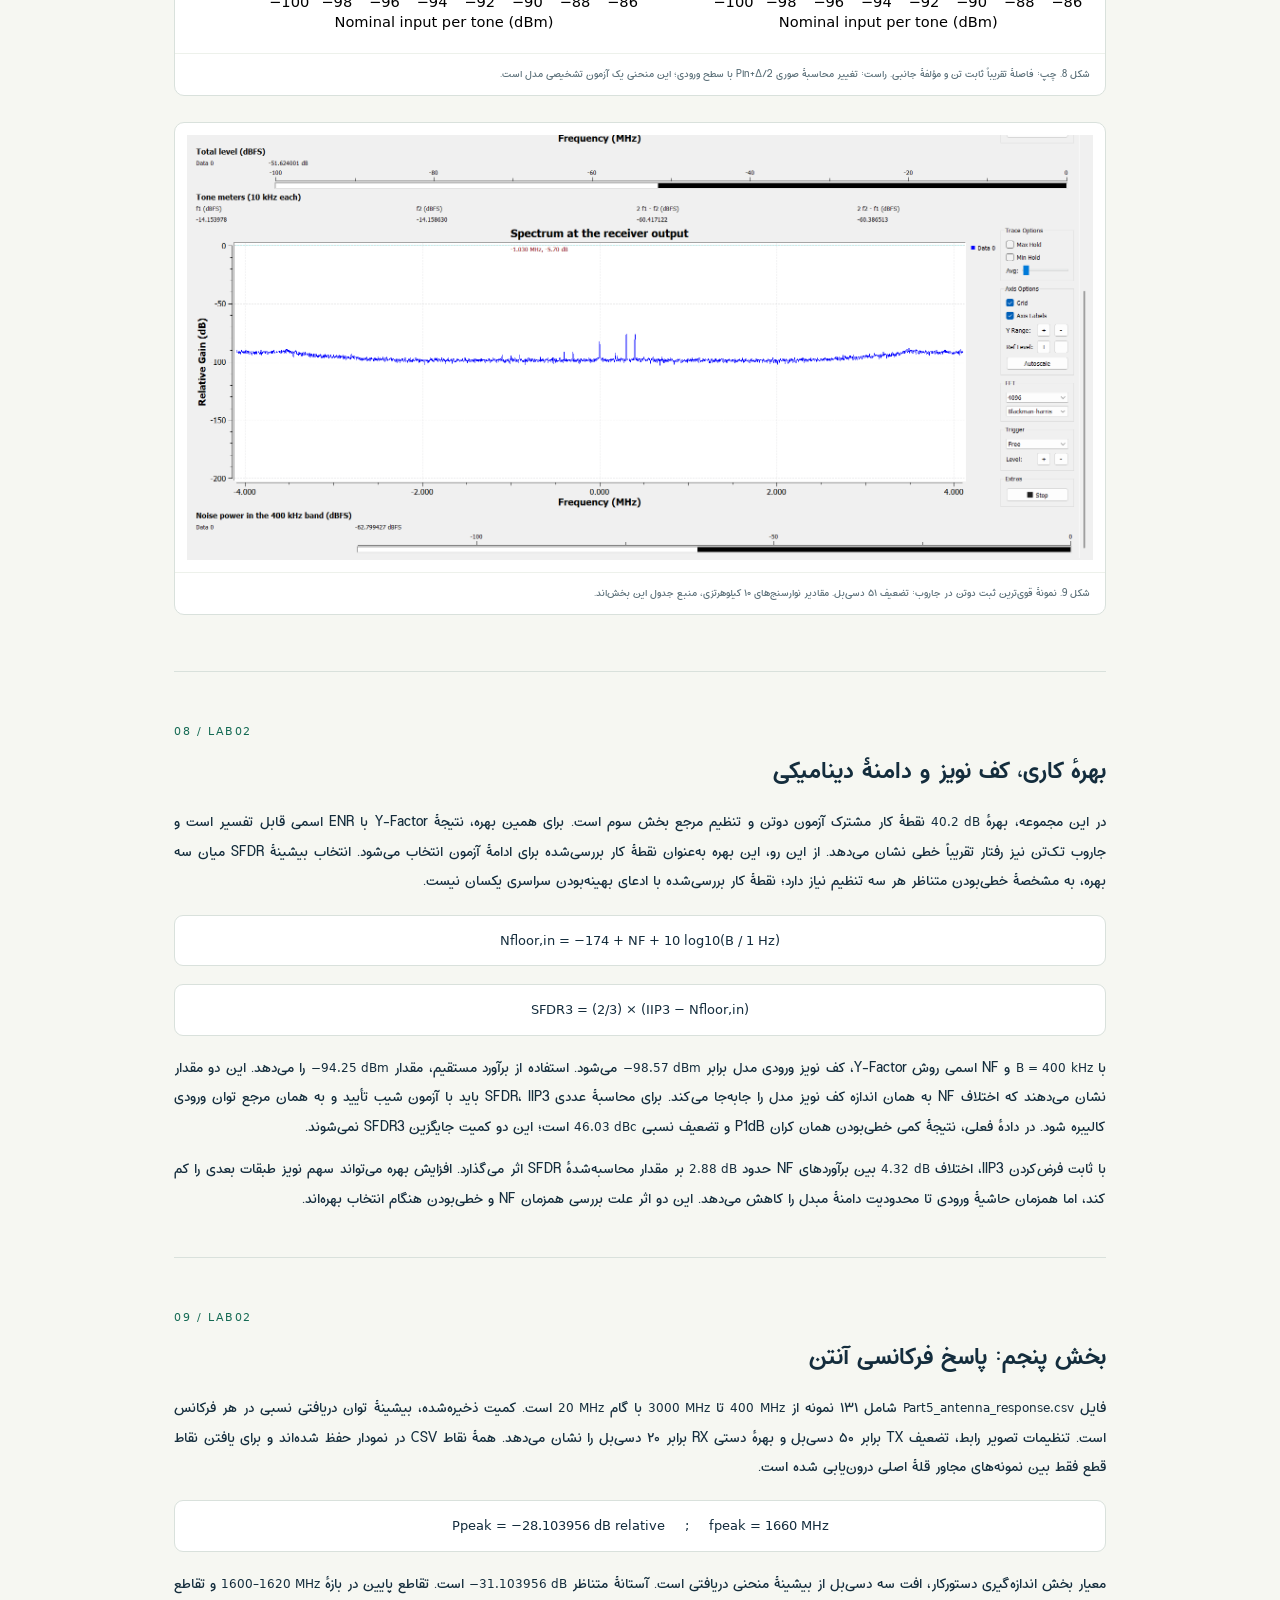
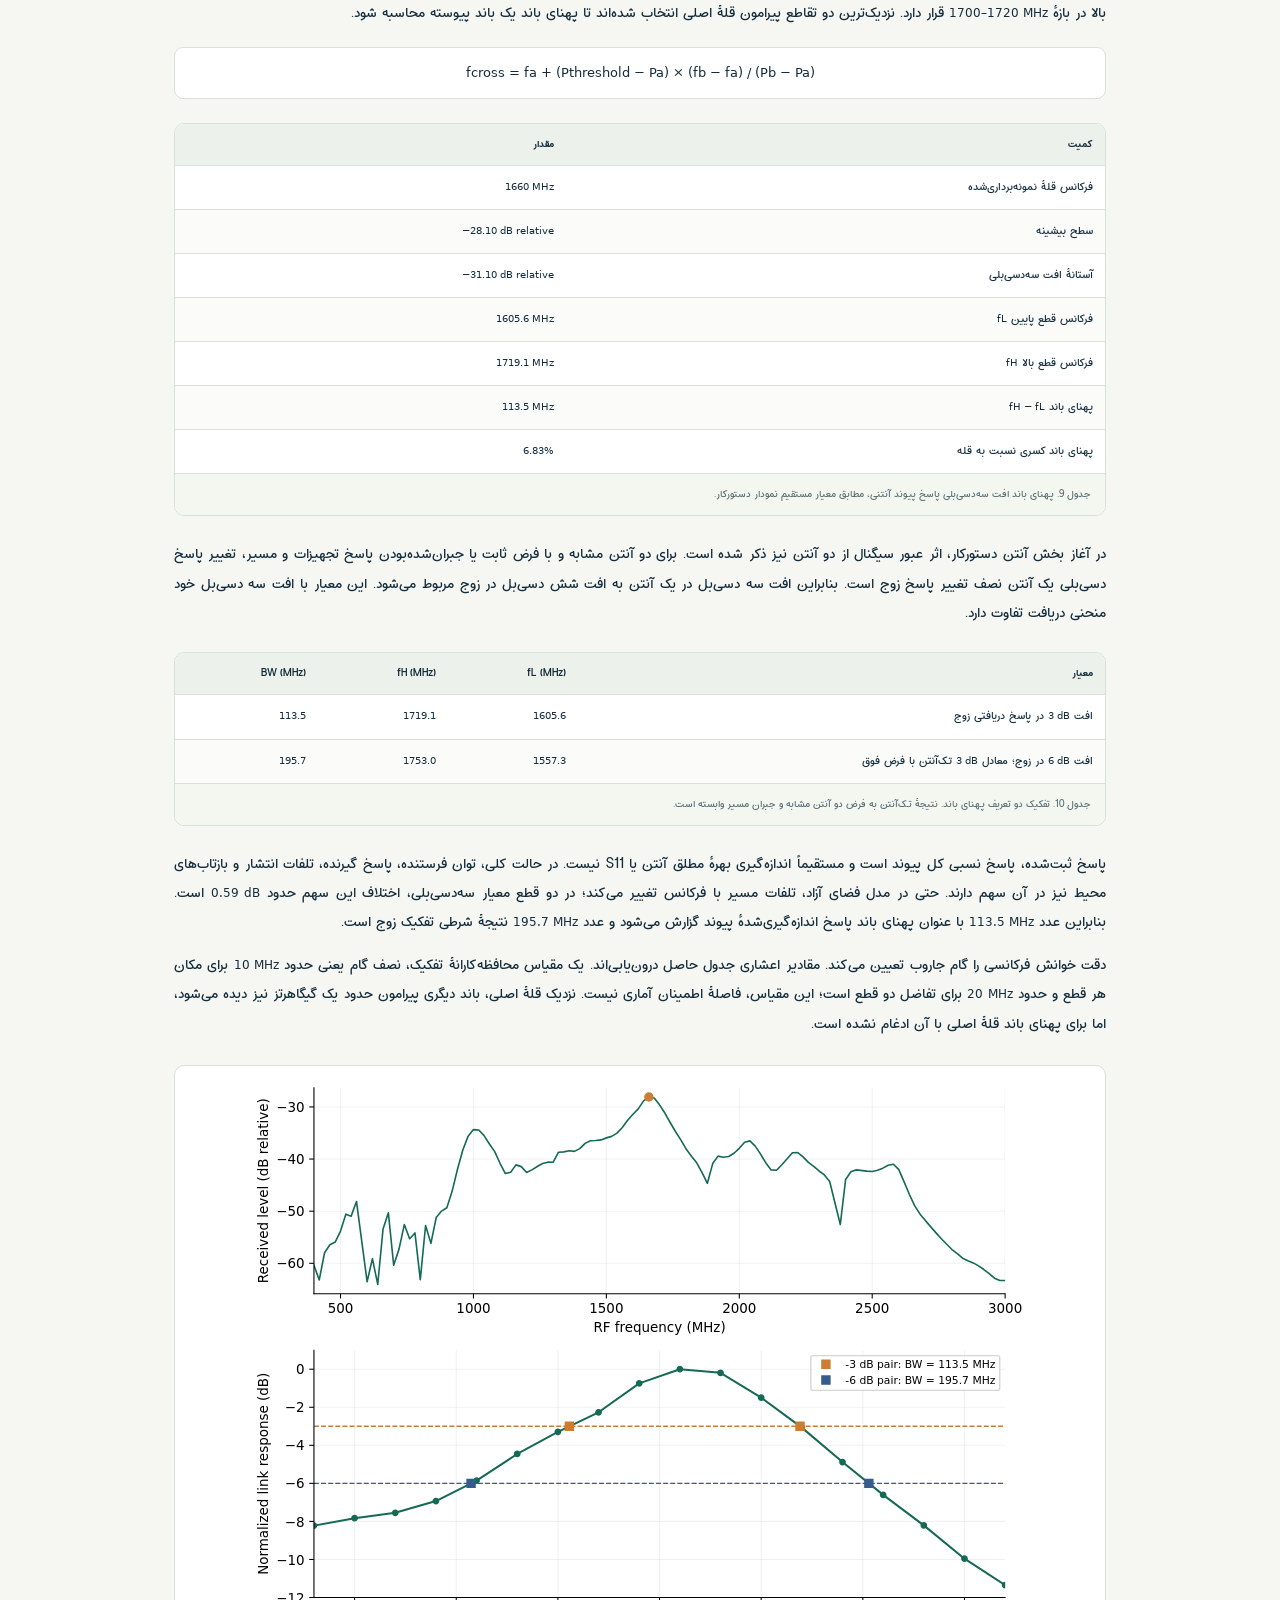
<file: experiments/lab02/post/index.html>
<!doctype html>
<html lang="fa" dir="rtl"><head><meta charset="utf-8"><meta name="viewport" content="width=device-width,initial-scale=1">
<meta name="description" content="گزارش آزمایش دوم SDR: تحلیل نویز، Y-Factor، جاروب تک‌تن، آزمون دو‌تن و پاسخ آنتن بر اساس داده‌های جلسه.">
<meta name="theme-color" content="#142d3d"><title>گزارش آزمایش دوم | عدد نویز و پارامترهای RF</title>
<link rel="stylesheet" href="report.css"><link rel="icon" href="../../../assets/favicon.svg" type="image/svg+xml">
</head><body><a class="skip" href="#main">رفتن به محتوا</a>
<header class="topbar"><div class="site-nav"><a href="../../../index.html" class="brand"><b>sdr.</b><span>دفتر آزمایش رادیو نرم‌افزار</span></a><nav aria-label="پیمایش اصلی"><a href="../../../index.html#experiments">آرشیو نیمسال</a><a href="../pre/">پیش‌گزارش آزمایش دوم</a></nav></div></header>
<main id="main" class="report-wrap"><header class="report-hero"><p class="eyebrow">LAB02 / POST-LAB / SDR</p>
<h1>گزارش آزمایش دوم<br><span>عدد نویز و پارامترهای RF</span></h1><p class="subtitle" dir="ltr">Noise Figure, P1dB and IIP3</p>
<p class="lead">اندازه‌گیری و تحلیل نویز گیرنده، خطی‌بودن و پاسخ فرکانسی پیوند آنتنی</p>
<div class="identity"><p><b>اعضای گروه:</b> سروش مومنی <bdi dir="ltr">402102538</bdi> و مهدی قلمی نوبر <bdi dir="ltr">402102284</bdi></p><p><b>مدرس:</b> دکتر سید محمد کرباسی</p><p><b>درس:</b> آزمایشگاه رادیو نرم‌افزار — نیمسال اول ۱۴۰۵–۱۴۰۶</p></div>
<div class="actions"><a href="report.pdf" class="primary">دریافت PDF</a><a href="#files">داده‌ها و محاسبات</a><button onclick="window.print()" type="button">چاپ گزارش</button></div></header>
<nav class="toc" aria-label="فهرست گزارش"><b>فهرست گزارش</b><a href="#abstract">چکیده و نتایج اصلی</a><a href="#setup">هدف، چیدمان و مبنای اندازه‌گیری</a><a href="#theory">روابط مورد استفاده</a><a href="#noise-direct">بخش اول: نویز گیرنده و برآورد مستقیم</a><a href="#yfactor">بخش دوم: Y-Factor و مقایسهٔ روش‌ها</a><a href="#compression">بخش سوم: جاروب تک‌تن و P1dB</a><a href="#intermodulation">بخش چهارم: آزمون دو‌تن و رفتار مؤلفه‌های جانبی</a><a href="#operating-point">بهرهٔ کاری، کف نویز و دامنهٔ دینامیکی</a><a href="#antenna">بخش پنجم: پاسخ فرکانسی آنتن</a><a href="#questions">پاسخ پرسش‌های ۱ تا ۵ دستورکار</a><a href="#comparison">پیش‌بینی در برابر اندازه‌گیری و تحلیل اختلاف</a><a href="#conclusion">جمع‌بندی</a><a href="#files">داده‌ها، تصاویر و بازتولید محاسبات</a><a href="#references">مراجع</a></nav><article><section id="abstract" class="report-section"><p class="section-index">01 / LAB02</p><h2>چکیده و نتایج اصلی</h2><p>در این آزمایش، رفتار نویزی و خطی‌بودن گیرندهٔ ADALM-PLUTO در فرکانس مرکزی <bdi dir="ltr" class="technical">434 MHz</bdi> و پاسخ فرکانسی پیوند آنتنی در بازهٔ <bdi dir="ltr" class="technical">400–3000 MHz</bdi> بررسی شد. توان نویز از نوار <bdi dir="ltr" class="technical">400 kHz</bdi>، توان تن‌ها و مؤلفه‌های جانبی از نوارسنج‌های <bdi dir="ltr" class="technical">10 kHz</bdi> و پاسخ آنتن از فایل CSV استخراج شد. مبنای تحلیل، مقادیر عددی ثبت‌شده در جلسه است [۱].</p><p>در بهرهٔ <bdi dir="ltr" class="technical">40.2 dB</bdi>، با ENR اسمی <bdi dir="ltr" class="technical">15 dB</bdi>، روش Y-Factor مقدار تقریبی <bdi dir="ltr" class="technical">NF = 19.41 dB</bdi> را می‌دهد. برآورد مستقیم در همان بهره و با ضریب تبدیل دستورکار، <bdi dir="ltr" class="technical">23.73 dB</bdi> است. جاروب تک‌تن در بازهٔ بررسی‌شده به معیار افت بهرهٔ یک دسی‌بل نرسید. در آزمون دو‌تن، اختلاف تن اصلی و مؤلفهٔ جانبی حدود <bdi dir="ltr" class="technical">46.03 dB</bdi> و شیب مؤلفه‌های جانبی نزدیک یک بود. بیشینهٔ پاسخ آنتنی در <bdi dir="ltr" class="technical">1660 MHz</bdi> و پهنای باند سه‌دسی‌بلی پیوند حدود <bdi dir="ltr" class="technical">113.5 MHz</bdi> به دست آمد.</p><div class="table-scroll"><table><caption>جدول 1. خلاصهٔ نتایج. توان‌های ورودی حاصل از رابطهٔ فرستنده با عنوان «اسمی» مشخص شده‌اند.</caption><thead><tr><th scope="col">کمیت</th><th scope="col">نتیجه</th><th scope="col">مرجع و تفسیر</th></tr></thead><tbody><tr><td>عدد نویز در بهرهٔ <bdi dir="ltr" class="technical">40.2</bdi></td><td><bdi dir="ltr" class="technical">19.41 dB</bdi></td><td>Y-Factor؛ ENR اسمی <bdi dir="ltr" class="technical">15 dB</bdi></td></tr><tr><td>عدد نویز مستقیم در بهرهٔ <bdi dir="ltr" class="technical">40.2</bdi></td><td><bdi dir="ltr" class="technical">23.73 dB</bdi></td><td>با <bdi dir="ltr" class="technical">GFS = 20 dB</bdi> و <bdi dir="ltr" class="technical">Bn = 400 kHz</bdi></td></tr><tr><td>تراکم یک‌دسی‌بلی</td><td>بالاتر از انتهای جاروب</td><td><bdi dir="ltr" class="technical">P1dB &gt; −80.5 dBm</bdi> روی محور ورودی اسمی دستورکار</td></tr><tr><td>تضعیف نسبی مؤلفهٔ جانبی</td><td><bdi dir="ltr" class="technical">46.03 dBc</bdi></td><td>میانگین هشت سطح؛ شیب جانبی حدود <bdi dir="ltr" class="technical">0.955 dB/dB</bdi></td></tr><tr><td>قلهٔ پاسخ پیوند</td><td><bdi dir="ltr" class="technical">1660 MHz</bdi></td><td>سطح ثبت‌شده: <bdi dir="ltr" class="technical">−28.10 dB relative</bdi></td></tr><tr><td>باند سه‌دسی‌بلی پیوند</td><td><bdi dir="ltr" class="technical">1605.6–1719.1 MHz</bdi></td><td>پهنای باند <bdi dir="ltr" class="technical">113.5 MHz</bdi>؛ درون‌یابی خطی</td></tr></tbody></table></div></section><section id="setup" class="report-section"><p class="section-index">02 / LAB02</p><h2>هدف، چیدمان و مبنای اندازه‌گیری</h2><p>هدف، تعیین ارتباط بین بهره، کف نویز، پاسخ تک‌تن و رشد مؤلفه‌های بین‌مدولاسیون، و سپس استخراج باند پاسخ آنتنی بود. مطابق دستورکار، در آزمون‌های کابلی، فرستنده نقش منبع نویز یا سیگنال آزمون و گیرنده نقش دستگاه تحت آزمون را دارد. مسیر اتصال مرجع شامل تضعیف‌گر ثابت <bdi dir="ltr" class="technical">30 dB</bdi> است. در بخش آنتن، ارتباط از طریق آنتن فرستنده و آنتن گیرنده برقرار می‌شود [۱، ص. ۱–۳ و ۷–۸].</p><div class="table-scroll"><table><caption>جدول 2. تنظیمات و منشأ آن‌ها. تنظیم پیش‌فرض نویز با توضیح گروه همراه داده‌ها تکمیل شده است.</caption><thead><tr><th scope="col">پارامتر</th><th scope="col">مقدار یا مبنا</th></tr></thead><tbody><tr><td>فرکانس مرکزی آزمون‌های RF</td><td><bdi dir="ltr" class="technical">434 MHz</bdi>؛ قابل مشاهده در <bdi dir="ltr" class="technical">Part4_topDiagram.png</bdi></td></tr><tr><td>بهره‌های اندازه‌گیری نویز</td><td><bdi dir="ltr" class="technical">29.7, 40.2, 49.6 dB</bdi>؛ مطابق نام تصاویر</td></tr><tr><td>بهرهٔ آزمون دو‌تن</td><td><bdi dir="ltr" class="technical">40.2 dB</bdi>؛ در تصویر تنظیمات</td></tr><tr><td>بهرهٔ مرجع تحلیل تک‌تن</td><td><bdi dir="ltr" class="technical">40.2 dB</bdi> مطابق بخش ۳ دستورکار؛ جدول XLSX مقدار بهره را جداگانه ذخیره نکرده است</td></tr><tr><td>تن‌های مرجع</td><td><bdi dir="ltr" class="technical">f1 = fc + 300 kHz</bdi> و <bdi dir="ltr" class="technical">f2 = fc + 400 kHz</bdi>؛ فاصلهٔ <bdi dir="ltr" class="technical">100 kHz</bdi></td></tr><tr><td>نوار نویز و نوار تن</td><td>به‌ترتیب <bdi dir="ltr" class="technical">400 kHz</bdi> و <bdi dir="ltr" class="technical">10 kHz</bdi>؛ طبق عنوان نوارسنج‌ها</td></tr><tr><td>نمای طیفی گیرنده</td><td>FFT برابر <bdi dir="ltr" class="technical">4096</bdi>، پنجرهٔ <bdi dir="ltr" class="technical">Blackman–Harris</bdi>؛ طبق تصاویر</td></tr><tr><td>منبع نویز</td><td>تنظیم پیش‌فرض اعلام‌شدهٔ جلسه: <bdi dir="ltr" class="technical">tx_atten = 58.5 dB</bdi>؛ ENR اسمی تقریباً <bdi dir="ltr" class="technical">15 dB</bdi></td></tr><tr><td>جاروب تک‌تن</td><td>۱۰ ردیف در <bdi dir="ltr" class="technical">P1db.xlsx</bdi>، تضعیف‌های <bdi dir="ltr" class="technical">60</bdi> تا <bdi dir="ltr" class="technical">45 dB</bdi></td></tr><tr><td>جاروب دو‌تن</td><td>۸ ثبت در تضعیف‌های <bdi dir="ltr" class="technical">65, 63, …, 51 dB</bdi></td></tr><tr><td>جاروب آنتن</td><td>۱۳۱ نقطه با گام <bdi dir="ltr" class="technical">20 MHz</bdi>؛ تضعیف TX برابر <bdi dir="ltr" class="technical">50 dB</bdi> و بهرهٔ RX برابر <bdi dir="ltr" class="technical">20 dB</bdi> در تصویر رابط</td></tr></tbody></table></div><p>سه مرجع سطح در تحلیل تفکیک می‌شوند: توان خروجی دیجیتال با واحد dBFS، تضعیف فرستنده با واحد dB، و برآورد توان ورودی با واحد dBm. ضریب <bdi dir="ltr" class="technical">GFS = 20 dB</bdi> برای محاسبهٔ مستقیم نویز از دستورکار گرفته می‌شود. رابطهٔ زیر نیز محور اسمی ورودی فرستنده را می‌سازد. ثابت تبدیل فرستنده و ضریب کالیبراسیون گیرنده دو کمیت مستقل‌اند و به‌جای یکدیگر استفاده نمی‌شوند.</p><div class="formula" dir="ltr">Pinput,nom [dBm] = −35.5 − ATX [dB]</div><p>در فایل XLSX، ستون Attenuation با علامت منفی ذخیره شده است؛ برای مثال مقدار <bdi dir="ltr" class="technical">−60</bdi> به معنی اندازهٔ تضعیف <bdi dir="ltr" class="technical">60 dB</bdi> تفسیر می‌شود. در تصاویر دو‌تن، عدد نام فایل مبنای مرتب‌سازی سطح‌هاست. ثبت جداگانهٔ <bdi dir="ltr" class="technical">Part4_topDiagram.png</bdi> تضعیف <bdi dir="ltr" class="technical">65.5 dB</bdi> را نشان می‌دهد و به ردیف <bdi dir="ltr" class="technical">65 dB</bdi> ادغام نشده است.</p><figure><a href="images/Part4_topDiagram.png" target="_blank" rel="noopener"><img src="images/Part4_topDiagram.png" alt="تنظیمات قابل مشاهدهٔ آزمون دو‌تن: فرکانس مرکزی ۴۳۴ مگاهرتز، بهرهٔ ۴۰٫۲ دسی‌بل و تضعیف ۶۵٫۵ دسی‌بل. این تصویر یک ثبت مستقل از جاروب هشت‌نقطه‌ای است." loading="lazy"></a><figcaption>شکل 1. تنظیمات قابل مشاهدهٔ آزمون دو‌تن: فرکانس مرکزی ۴۳۴ مگاهرتز، بهرهٔ ۴۰٫۲ دسی‌بل و تضعیف ۶۵٫۵ دسی‌بل. این تصویر یک ثبت مستقل از جاروب هشت‌نقطه‌ای است.</figcaption></figure></section><section id="theory" class="report-section"><p class="section-index">03 / LAB02</p><h2>روابط مورد استفاده</h2><p>ضریب نویز، افت نسبت سیگنال به نویز در گیرنده را بیان می‌کند. برای دمای مرجع <bdi dir="ltr" class="technical">T0 ≈ 290 K</bdi>، چگالی نویز حرارتی حدود <bdi dir="ltr" class="technical">−174 dBm/Hz</bdi> در نظر گرفته می‌شود. برآورد مستقیم به تبدیل مطلق سطح دیجیتال به ورودی و پهنای باند معادل نویز وابسته است [۱، ص. ۴–۵].</p><div class="formula" dir="ltr">F = SNRin / SNRout     ;     NF = 10 log10(F)</div><div class="formula" dir="ltr">NFdirect ≈ Nopen − GFS − 10 log10(Bn / 1 Hz) + 174</div><p>در روش Y-Factor، نسبت توان در دو حالت روشن و خاموش محاسبه می‌شود. بهره و پهنای باند مشترک از نسبت حذف می‌شوند. ENR باید به صفحهٔ ورودی گیرنده ارجاع شود؛ اگر تلفات مسیر در ENR مؤثر لحاظ شده باشد، دوباره از آن کسر نمی‌شود [۱،۲].</p><div class="formula" dir="ltr">YdB = Non − Noff     ;     Y = 10^(YdB / 10)</div><div class="formula" dir="ltr">NFY = ENReff − 10 log10(Y − 1)</div><p>برای نقطهٔ تراکم، ابتدا خط مرجع با شیب واحد از ناحیهٔ سیگنال کوچک ساخته می‌شود. نقطهٔ P1dB جایی است که خروجی واقعی یک دسی‌بل زیر این خط قرار گیرد. در مدل غیرخطی مکعبی، شیب توان تن اصلی یک و شیب محصولات مرتبهٔ سوم سه است؛ رابطهٔ تقاطع فقط پس از بررسی این رفتار به کار می‌رود [۱،۳].</p><div class="formula" dir="ltr">C = Pout − Pin,nom     ;     D = (Pin,nom + C0) − Pout</div><div class="formula" dir="ltr">D(P1dB) = 1 dB     ;     IIP3 = Pin,per-tone + Δ / 2</div><p>در تمام محاسباتی که میانگین دو توان لازم بوده، ابتدا توان‌های خطی میانگین‌گیری شده و سپس نتیجه به دسی‌بل تبدیل شده است. اعداد گزارش برای خوانایی گرد شده‌اند؛ فایل دادهٔ استخراج‌شده مقادیر نمایشگرها را با دقت اصلی نگه می‌دارد.</p><div class="formula" dir="ltr">Pmean [dB] = 10 log10((10^(P1/10) + 10^(P2/10)) / 2)</div></section><section id="noise-direct" class="report-section"><p class="section-index">04 / LAB02</p><h2>بخش اول: نویز گیرنده و برآورد مستقیم</h2><p>در بخش اول، توان نوار <bdi dir="ltr" class="technical">400 kHz</bdi> با ورودی باز خوانده شد. ستون اول جدول زیر مستقیماً از نوارسنج پایین تصاویر Part1 گرفته شده است؛ از ارتفاع تقریبی نمودار FFT برای محاسبه استفاده نشده است.</p><div class="table-scroll"><table><caption>جدول 3. نتایج مستقیم. ستون سوم محاسبهٔ آموزشی با GFS ثابت است. ستون چهارم به مدل تغییر یک‌به‌یک GFS با بهره وابسته است.</caption><thead><tr><th scope="col">بهرهٔ RX (dB)</th><th scope="col">Nopen (dBFS)</th><th scope="col">NF با GFS=20 (dB)</th><th scope="col">NF با اصلاح بهره (dB)</th></tr></thead><tbody><tr><td><bdi dir="ltr" class="technical">29.7</bdi></td><td><bdi dir="ltr" class="technical">-73.364</bdi></td><td><bdi dir="ltr" class="technical">24.62</bdi></td><td><bdi dir="ltr" class="technical">35.12</bdi></td></tr><tr><td><bdi dir="ltr" class="technical">40.2</bdi></td><td><bdi dir="ltr" class="technical">-74.248</bdi></td><td><bdi dir="ltr" class="technical">23.73</bdi></td><td><bdi dir="ltr" class="technical">23.73</bdi></td></tr><tr><td><bdi dir="ltr" class="technical">49.6</bdi></td><td><bdi dir="ltr" class="technical">-66.232</bdi></td><td><bdi dir="ltr" class="technical">31.75</bdi></td><td><bdi dir="ltr" class="technical">22.35</bdi></td></tr></tbody></table></div><div class="formula" dir="ltr">10 log10(400000) = 56.0206 dB     ;     NFdirect = Nopen + 97.9794</div><p>برای بهرهٔ مرجع <bdi dir="ltr" class="technical">40.2 dB</bdi>، مقدار ورودی‌ارجاع نویز <bdi dir="ltr" class="technical">−94.25 dBm</bdi> و عدد نویز مستقیم <bdi dir="ltr" class="technical">23.73 dB</bdi> به دست می‌آید. چون GFS با بهره تغییر می‌کند، استفاده از مقدار ثابت ۲۰ برای هر سه تنظیم، مقایسهٔ مستقل از بهره ایجاد نمی‌کند. برای بررسی روند، ستون آخر بر مبنای مدل زیر محاسبه شده است. این ستون یک برآورد مبتنی بر مدل کالیبراسیون است و از اندازه‌گیری تازهٔ GFS حاصل نشده است.</p><div class="formula" dir="ltr">GFS(g) = 20 + (g − 40.2)</div><p>با این مدل، NF مستقیم از <bdi dir="ltr" class="technical">35.12 dB</bdi> در بهرهٔ ۲۹٫۷ به <bdi dir="ltr" class="technical">22.35 dB</bdi> در بهرهٔ ۴۹٫۶ کاهش می‌یابد. این روند با کاهش سهم نسبی نویز طبقات بعدی و مبدل هنگام افزایش بهرهٔ پیشین سازگار است. در اندازه‌گیری با ورودی باز، شرط مرجع نویز دقیقاً مانند یک بار تطبیق‌شدهٔ ۵۰ اهم نیست؛ بنابراین نتیجه با عنوان «برآورد مستقیم» گزارش می‌شود.</p><figure><a href="images/Part1_N_off_gain40.2.png" target="_blank" rel="noopener"><img src="images/Part1_N_off_gain40.2.png" alt="نمونهٔ بخش اول در بهرهٔ ۴۰٫۲: توان نویز خوانده‌شده از نوار ۴۰۰ کیلوهرتزی برابر −۷۴٫۲۴۸۳۵۲ dBFS است." loading="lazy"></a><figcaption>شکل 2. نمونهٔ بخش اول در بهرهٔ ۴۰٫۲: توان نویز خوانده‌شده از نوار ۴۰۰ کیلوهرتزی برابر −۷۴٫۲۴۸۳۵۲ dBFS است.</figcaption></figure></section><section id="yfactor" class="report-section"><p class="section-index">05 / LAB02</p><h2>بخش دوم: Y-Factor و مقایسهٔ روش‌ها</h2><p>برای هر بهره، دو تصویر Part2 با پسوندهای on و off جفت شده‌اند. Noff این بخش از تصویر Part2 گرفته می‌شود؛ توان ورودی باز Part1 جایگزین آن نشده است. تنظیم پیش‌فرض نویز، <bdi dir="ltr" class="technical">ENReff ≈ 15 dB</bdi> در ورودی مرجع را مشخص می‌کند.</p><div class="table-scroll"><table><caption>جدول 4. خوانش‌های روشن/خاموش و نسبت Y. دامنهٔ مدل با فرض منبع مرجع و NF نامنفی بررسی شده است.</caption><thead><tr><th scope="col">بهره (dB)</th><th scope="col">Noff (dBFS)</th><th scope="col">Non (dBFS)</th><th scope="col">YdB (dB)</th><th scope="col">Y خطی</th><th scope="col">تفسیر NF با ENR=15</th></tr></thead><tbody><tr><td><bdi dir="ltr" class="technical">29.7</bdi></td><td><bdi dir="ltr" class="technical">-72.308</bdi></td><td><bdi dir="ltr" class="technical">-49.186</bdi></td><td><bdi dir="ltr" class="technical">23.121</bdi></td><td><bdi dir="ltr" class="technical">205.187</bdi></td><td>پاسخ سطح نویز؛ خارج از دامنهٔ این مدل ENR</td></tr><tr><td><bdi dir="ltr" class="technical">40.2</bdi></td><td><bdi dir="ltr" class="technical">-67.707</bdi></td><td><bdi dir="ltr" class="technical">-66.364</bdi></td><td><bdi dir="ltr" class="technical">1.343</bdi></td><td><bdi dir="ltr" class="technical">1.362</bdi></td><td><bdi dir="ltr" class="technical">19.41 dB</bdi>؛ برآورد اسمی</td></tr><tr><td><bdi dir="ltr" class="technical">49.6</bdi></td><td><bdi dir="ltr" class="technical">-58.961</bdi></td><td><bdi dir="ltr" class="technical">-30.582</bdi></td><td><bdi dir="ltr" class="technical">28.378</bdi></td><td><bdi dir="ltr" class="technical">688.395</bdi></td><td>پاسخ سطح نویز؛ خارج از دامنهٔ این مدل ENR</td></tr></tbody></table></div><p>در بهرهٔ ۴۰٫۲، محاسبه به صورت زیر است:</p><div class="formula" dir="ltr">YdB = −66.363701 − (−67.706673) = 1.342972 dB</div><div class="formula" dir="ltr">Y = 1.362377     ;     NFY = 15 − 10 log10(0.362377) = 19.4084 dB</div><p>برای دو بهرهٔ دیگر، نسبت ثبت‌شده از سقف مدل مرجع بیشتر است. در مدل متعارف با دمای خاموش برابر T0 و <bdi dir="ltr" class="technical">NF ≥ 0</bdi>، بیشینهٔ Y برای ENR برابر ۱۵ دسی‌بل حدود <bdi dir="ltr" class="technical">15.14 dB</bdi> است. در نتیجه، ردیف‌های <bdi dir="ltr" class="technical">23.12</bdi> و <bdi dir="ltr" class="technical">28.38 dB</bdi> افزایش سطح نویز را نشان می‌دهند، اما با همین ENR به عدد نویز مطلق گیرنده تبدیل نمی‌شوند. روابط پارامتری این دو ردیف در زیر حفظ شده‌اند تا در صورت تعیین ENR مؤثر هر ثبت، مستقیماً قابل استفاده باشند. این تفکیک، پاسخ اندازه‌گیری‌شده را از انتساب آن به مدل منبع جدا می‌کند.</p><div class="formula" dir="ltr">Ymax = 1 + 10^(15/10) = 32.6228     ;     Ymax,dB = 15.1352 dB</div><div class="formula" dir="ltr">NF29.7 = ENReff,29.7 − 23.1003     ;     NF49.6 = ENReff,49.6 − 28.3721</div><p>ENR در محاسبات اصلی مطابق مثال دستورکار به ۱۵ دسی‌بل گرد شده است. اگر رابطهٔ گرد‌شدهٔ <bdi dir="ltr" class="technical">ENR = 73.4 − tx_atten</bdi> عیناً استفاده شود، تنظیم <bdi dir="ltr" class="technical">58.5 dB</bdi> مقدار <bdi dir="ltr" class="technical">14.9 dB</bdi> می‌دهد و NF محاسبه‌شده نیز <bdi dir="ltr" class="technical">0.1 dB</bdi> کمتر، یعنی حدود <bdi dir="ltr" class="technical">19.31 dB</bdi> خواهد بود. این تفاوت، حساسیت مستقیم NF به مرجع اسمی منبع را نشان می‌دهد.</p><p>اختلاف دو روش در بهرهٔ مرجع <bdi dir="ltr" class="technical">23.73 − 19.41 = 4.32 dB</bdi> است. روش مستقیم به GFS، پهنای باند معادل و شرایط ورودی باز حساس است. روش Y-Factor به ENR مؤثر و یکسان‌بودن شرایط خواندن دو حالت وابسته است. همچنین Noff بخش دوم در همین بهره <bdi dir="ltr" class="technical">6.54 dB</bdi> بالاتر از توان ورودی باز بخش اول است؛ بنابراین این دو مقدار، اندازه‌گیری یک حالت ورودی مشترک نیستند. اختلاف روش‌ها باید با این تفاوت مرجع و حساسیت‌های کالیبراسیون تفسیر شود، نه صرفاً با تفاضل ظاهری دو عدد.</p><div class="table-scroll"><table><caption>جدول 5. تحلیل حساسیت. این جدول اثر اغتشاش‌های مشخص را نشان می‌دهد؛ جایگزین عدم قطعیت کالیبراسیون منبع نیست.</caption><thead><tr><th scope="col">منبع تغییر</th><th scope="col">اثر کمی بر نتیجه</th></tr></thead><tbody><tr><td>تغییر <bdi dir="ltr" class="technical">+1 dB</bdi> در GFS</td><td>تغییر <bdi dir="ltr" class="technical">−1 dB</bdi> در NF مستقیم</td></tr><tr><td>تغییر <bdi dir="ltr" class="technical">+1 dB</bdi> در ENR مؤثر</td><td>تغییر <bdi dir="ltr" class="technical">+1 dB</bdi> در NF روش Y-Factor</td></tr><tr><td>افزایش ۱۰٪ در Bn فرض‌شده</td><td>تغییر حدود <bdi dir="ltr" class="technical">−0.414 dB</bdi> در NF مستقیم</td></tr><tr><td>خطای <bdi dir="ltr" class="technical">+0.1 dB</bdi> در YdB در بهرهٔ ۴۰٫۲</td><td>تغییر دقیق حدود <bdi dir="ltr" class="technical">−0.365 dB</bdi> در NF</td></tr><tr><td>خطای <bdi dir="ltr" class="technical">−0.1 dB</bdi> در YdB در بهرهٔ ۴۰٫۲</td><td>تغییر دقیق حدود <bdi dir="ltr" class="technical">+0.389 dB</bdi> در NF</td></tr><tr><td>اختلاف قرائت <bdi dir="ltr" class="technical">0.1 dB</bdi> در هر یک از Non و Noff</td><td>اگر مستقل و با تعبیر انحراف معیار باشند: سهم NF حدود <bdi dir="ltr" class="technical">0.53 dB</bdi> با تقریب مرتبهٔ اول</td></tr></tbody></table></div><figure><a href="figures/noise-vs-gain.svg" target="_blank" rel="noopener"><img src="figures/noise-vs-gain.svg" alt="مقایسهٔ NF مستقیم با GFS ثابت، برآورد شرطی با اصلاح بهره، و تنها نقطهٔ Y-Factor سازگار با ENR اسمی ۱۵ دسی‌بل. خط اتصال نقاط صرفاً راهنمای دید است." loading="lazy"></a><figcaption>شکل 3. مقایسهٔ NF مستقیم با GFS ثابت، برآورد شرطی با اصلاح بهره، و تنها نقطهٔ Y-Factor سازگار با ENR اسمی ۱۵ دسی‌بل. خط اتصال نقاط صرفاً راهنمای دید است.</figcaption></figure><figure><a href="images/Part2_N_on_gain40.2.png" target="_blank" rel="noopener"><img src="images/Part2_N_on_gain40.2.png" alt="نمونهٔ حالت روشن در بهرهٔ ۴۰٫۲. توان نوار نویز −۶۶٫۳۶۳۷۰۱ dBFS خوانده شده است؛ محاسبات بر مبنای مقدار عددی نوارسنج انجام شده‌اند." loading="lazy"></a><figcaption>شکل 4. نمونهٔ حالت روشن در بهرهٔ ۴۰٫۲. توان نوار نویز −۶۶٫۳۶۳۷۰۱ dBFS خوانده شده است؛ محاسبات بر مبنای مقدار عددی نوارسنج انجام شده‌اند.</figcaption></figure></section><section id="compression" class="report-section"><p class="section-index">06 / LAB02</p><h2>بخش سوم: جاروب تک‌تن و P1dB</h2><p>۱۰ زوج دادهٔ جدول XLSX، منبع اصلی منحنی تک‌تن است. خط مرجع با شیب یک و میانگین اختلاف سطح در سه نقطهٔ کم‌توان اول تعیین شد. از آنجا که خروجی dBFS و ورودی dBm اسمی است، C0 یک ضریب نگاشت سطح است؛ نباید با بهرهٔ توان آنالوگ یا مقدار تنظیم RF gain یکسان گرفته شود.</p><div class="formula" dir="ltr">C0 = mean(Pout − Pin,nom), first 3 points = 70.4333</div><div class="table-scroll"><table><caption>جدول 6. جاروب تک‌تن و افت نسبت به خط سیگنال کوچک. مقدار منفی کوچک، بالاتر بودن همان قرائت از خط مرجع را نشان می‌دهد.</caption><thead><tr><th scope="col">ATX (dB)</th><th scope="col">Pin اسمی (dBm)</th><th scope="col">Pout (dBFS)</th><th scope="col">C=Pout−Pin</th><th scope="col">افت نسبت به خط (dB)</th></tr></thead><tbody><tr><td><bdi dir="ltr" class="technical">60</bdi></td><td><bdi dir="ltr" class="technical">-95.5</bdi></td><td><bdi dir="ltr" class="technical">-25.0</bdi></td><td><bdi dir="ltr" class="technical">70.50</bdi></td><td><bdi dir="ltr" class="technical">-0.067</bdi></td></tr><tr><td><bdi dir="ltr" class="technical">55</bdi></td><td><bdi dir="ltr" class="technical">-90.5</bdi></td><td><bdi dir="ltr" class="technical">-20.2</bdi></td><td><bdi dir="ltr" class="technical">70.30</bdi></td><td><bdi dir="ltr" class="technical">0.133</bdi></td></tr><tr><td><bdi dir="ltr" class="technical">52</bdi></td><td><bdi dir="ltr" class="technical">-87.5</bdi></td><td><bdi dir="ltr" class="technical">-17.0</bdi></td><td><bdi dir="ltr" class="technical">70.50</bdi></td><td><bdi dir="ltr" class="technical">-0.067</bdi></td></tr><tr><td><bdi dir="ltr" class="technical">51</bdi></td><td><bdi dir="ltr" class="technical">-86.5</bdi></td><td><bdi dir="ltr" class="technical">-16.4</bdi></td><td><bdi dir="ltr" class="technical">70.10</bdi></td><td><bdi dir="ltr" class="technical">0.333</bdi></td></tr><tr><td><bdi dir="ltr" class="technical">50</bdi></td><td><bdi dir="ltr" class="technical">-85.5</bdi></td><td><bdi dir="ltr" class="technical">-15.5</bdi></td><td><bdi dir="ltr" class="technical">70.00</bdi></td><td><bdi dir="ltr" class="technical">0.433</bdi></td></tr><tr><td><bdi dir="ltr" class="technical">49</bdi></td><td><bdi dir="ltr" class="technical">-84.5</bdi></td><td><bdi dir="ltr" class="technical">-14.1</bdi></td><td><bdi dir="ltr" class="technical">70.40</bdi></td><td><bdi dir="ltr" class="technical">0.033</bdi></td></tr><tr><td><bdi dir="ltr" class="technical">48</bdi></td><td><bdi dir="ltr" class="technical">-83.5</bdi></td><td><bdi dir="ltr" class="technical">-13.6</bdi></td><td><bdi dir="ltr" class="technical">69.90</bdi></td><td><bdi dir="ltr" class="technical">0.533</bdi></td></tr><tr><td><bdi dir="ltr" class="technical">47</bdi></td><td><bdi dir="ltr" class="technical">-82.5</bdi></td><td><bdi dir="ltr" class="technical">-12.3</bdi></td><td><bdi dir="ltr" class="technical">70.20</bdi></td><td><bdi dir="ltr" class="technical">0.233</bdi></td></tr><tr><td><bdi dir="ltr" class="technical">46</bdi></td><td><bdi dir="ltr" class="technical">-81.5</bdi></td><td><bdi dir="ltr" class="technical">-11.2</bdi></td><td><bdi dir="ltr" class="technical">70.30</bdi></td><td><bdi dir="ltr" class="technical">0.133</bdi></td></tr><tr><td><bdi dir="ltr" class="technical">45</bdi></td><td><bdi dir="ltr" class="technical">-80.5</bdi></td><td><bdi dir="ltr" class="technical">-10.2</bdi></td><td><bdi dir="ltr" class="technical">70.30</bdi></td><td><bdi dir="ltr" class="technical">0.133</bdi></td></tr></tbody></table></div><p>شیب برازش کل جاروب <bdi dir="ltr" class="technical">0.982 dB/dB</bdi> است. بیشترین افت نسبت به خط مرجع <bdi dir="ltr" class="technical">0.533 dB</bdi> و افت در بالاترین ورودی <bdi dir="ltr" class="technical">0.133 dB</bdi> به دست آمد. افت یک‌دسی‌بلی در هیچ نقطهٔ ثبت‌شده دیده نمی‌شود. بنابراین نتیجهٔ آزمون به‌صورت ادامهٔ رفتار تقریباً خطی تا انتهای جاروب و کران زیر برای P1dB بیان می‌شود:</p><div class="formula" dir="ltr">P1dB &gt; Pin,max,nom = −80.5 dBm     (ATX = 45 dB)</div><p>در بالاترین ورودی، خروجی <bdi dir="ltr" class="technical">−10.2 dBFS</bdi> است؛ این مقدار سطح انتهای جاروب است و سطح خروجی در نقطهٔ تراکم محسوب نمی‌شود. از این ثبت می‌توان گفت که خروجی تن اصلی هنوز <bdi dir="ltr" class="technical">10.2 dB</bdi> زیر مرجع تمام‌مقیاس است. تعیین اینکه نخست کدام طبقه محدودکننده می‌شود، به مشاهدهٔ خود نقطهٔ تراکم و سطح کل/قلهٔ سیگنال نیاز دارد؛ این نتیجه از سطح یک تن به‌تنهایی استنتاج نمی‌شود.</p><p>تصویر مستقل <bdi dir="ltr" class="technical">Part3_60dB_attenuation.png</bdi> مقدار تن <bdi dir="ltr" class="technical">−22.350 dBFS</bdi> را نشان می‌دهد، در حالی که ردیف متناظر جدول XLSX برابر <bdi dir="ltr" class="technical">−25.0 dBFS</bdi> است. این دو ثبت مستقل‌اند؛ برای حفظ یکپارچگی جاروب، منحنی و برازش فقط از سری XLSX ساخته شده‌اند. تصویر به‌عنوان نمونهٔ طیفی همان بخش نگه داشته شده است.</p><figure><a href="figures/single-tone.svg" target="_blank" rel="noopener"><img src="figures/single-tone.svg" alt="منحنی تک‌تن، خط مرجع شیب واحد و معیار افت یک‌دسی‌بلی. نمودار پایین افت محاسبه‌شده در هر نقطه را نشان می‌دهد." loading="lazy"></a><figcaption>شکل 5. منحنی تک‌تن، خط مرجع شیب واحد و معیار افت یک‌دسی‌بلی. نمودار پایین افت محاسبه‌شده در هر نقطه را نشان می‌دهد.</figcaption></figure><figure><a href="images/Part3_60dB_attenuation.png" target="_blank" rel="noopener"><img src="images/Part3_60dB_attenuation.png" alt="نمونهٔ طیف بخش سوم در تضعیف ۶۰ دسی‌بل؛ ثبت مستقل از سری جدول XLSX." loading="lazy"></a><figcaption>شکل 6. نمونهٔ طیف بخش سوم در تضعیف ۶۰ دسی‌بل؛ ثبت مستقل از سری جدول XLSX.</figcaption></figure></section><section id="intermodulation" class="report-section"><p class="section-index">07 / LAB02</p><h2>بخش چهارم: آزمون دو‌تن و رفتار مؤلفه‌های جانبی</h2><p>توان چهار نوارسنج به‌صورت عددی از هشت تصویر جاروب استخراج شد. فرکانس‌های مرجع تن‌ها <bdi dir="ltr" class="technical">434.3</bdi> و <bdi dir="ltr" class="technical">434.4 MHz</bdi> و محل محصولات نزدیک‌باند <bdi dir="ltr" class="technical">434.2</bdi> و <bdi dir="ltr" class="technical">434.5 MHz</bdi> هستند. برای هر ردیف، میانگین توان خطی دو تن و میانگین توان خطی دو مؤلفهٔ جانبی محاسبه و سپس اختلاف آن‌ها با Δ بیان شد.</p><div class="table-scroll"><table><caption>جدول 7. سطوح ثبت‌شدهٔ دو‌تن. واحد تمام توان‌های خروجی dBFS و واحد اختلاف Δ دسی‌بل است.</caption><thead><tr><th scope="col">ATX (dB)</th><th scope="col">f1 (dBFS)</th><th scope="col">f2 (dBFS)</th><th scope="col">2f1−f2 (dBFS)</th><th scope="col">2f2−f1 (dBFS)</th><th scope="col">Δ (dB)</th></tr></thead><tbody><tr><td><bdi dir="ltr" class="technical">65</bdi></td><td><bdi dir="ltr" class="technical">-27.925</bdi></td><td><bdi dir="ltr" class="technical">-27.931</bdi></td><td><bdi dir="ltr" class="technical">-73.735</bdi></td><td><bdi dir="ltr" class="technical">-73.775</bdi></td><td><bdi dir="ltr" class="technical">45.827</bdi></td></tr><tr><td><bdi dir="ltr" class="technical">63</bdi></td><td><bdi dir="ltr" class="technical">-26.183</bdi></td><td><bdi dir="ltr" class="technical">-26.188</bdi></td><td><bdi dir="ltr" class="technical">-72.082</bdi></td><td><bdi dir="ltr" class="technical">-72.096</bdi></td><td><bdi dir="ltr" class="technical">45.903</bdi></td></tr><tr><td><bdi dir="ltr" class="technical">61</bdi></td><td><bdi dir="ltr" class="technical">-25.794</bdi></td><td><bdi dir="ltr" class="technical">-25.799</bdi></td><td><bdi dir="ltr" class="technical">-71.651</bdi></td><td><bdi dir="ltr" class="technical">-71.695</bdi></td><td><bdi dir="ltr" class="technical">45.877</bdi></td></tr><tr><td><bdi dir="ltr" class="technical">59</bdi></td><td><bdi dir="ltr" class="technical">-23.977</bdi></td><td><bdi dir="ltr" class="technical">-23.982</bdi></td><td><bdi dir="ltr" class="technical">-70.050</bdi></td><td><bdi dir="ltr" class="technical">-70.116</bdi></td><td><bdi dir="ltr" class="technical">46.103</bdi></td></tr><tr><td><bdi dir="ltr" class="technical">57</bdi></td><td><bdi dir="ltr" class="technical">-23.292</bdi></td><td><bdi dir="ltr" class="technical">-23.297</bdi></td><td><bdi dir="ltr" class="technical">-69.301</bdi></td><td><bdi dir="ltr" class="technical">-69.335</bdi></td><td><bdi dir="ltr" class="technical">46.024</bdi></td></tr><tr><td><bdi dir="ltr" class="technical">55</bdi></td><td><bdi dir="ltr" class="technical">-18.825</bdi></td><td><bdi dir="ltr" class="technical">-18.830</bdi></td><td><bdi dir="ltr" class="technical">-64.904</bdi></td><td><bdi dir="ltr" class="technical">-64.913</bdi></td><td><bdi dir="ltr" class="technical">46.081</bdi></td></tr><tr><td><bdi dir="ltr" class="technical">53</bdi></td><td><bdi dir="ltr" class="technical">-16.724</bdi></td><td><bdi dir="ltr" class="technical">-16.729</bdi></td><td><bdi dir="ltr" class="technical">-62.884</bdi></td><td><bdi dir="ltr" class="technical">-62.929</bdi></td><td><bdi dir="ltr" class="technical">46.180</bdi></td></tr><tr><td><bdi dir="ltr" class="technical">51</bdi></td><td><bdi dir="ltr" class="technical">-14.154</bdi></td><td><bdi dir="ltr" class="technical">-14.159</bdi></td><td><bdi dir="ltr" class="technical">-60.417</bdi></td><td><bdi dir="ltr" class="technical">-60.387</bdi></td><td><bdi dir="ltr" class="technical">46.245</bdi></td></tr></tbody></table></div><p>بیشترین اختلاف سطح دو تن فقط <bdi dir="ltr" class="technical">0.0053 dB</bdi> است؛ بنابراین دو تن از نظر سطح متوازن‌اند. در تصویر کف نویز، سطح دو نوار جانبی به‌ترتیب <bdi dir="ltr" class="technical">−84.401</bdi> و <bdi dir="ltr" class="technical">−84.406 dBFS</bdi> خوانده شد. در کم‌توان‌ترین ردیف جاروب نیز مؤلفه‌های جانبی حداقل <bdi dir="ltr" class="technical">10.63 dB</bdi> از کف مربوط بالاترند. پس تغییر مشاهده‌شده صرفاً جابه‌جایی یک نوارسنج در کف نویز نیست.</p><div class="table-scroll"><table><caption>جدول 8. شیب‌ها با برازش کمترین مربعات روی هشت سطح به دست آمده‌اند. محور ورودی از تغییر تضعیف فرستنده ساخته شده است.</caption><thead><tr><th scope="col">مؤلفه</th><th scope="col">شیب برازش برحسب افزایش ورودی (dB/dB)</th><th scope="col">تفسیر</th></tr></thead><tbody><tr><td>تن اول</td><td><bdi dir="ltr" class="technical">0.9839</bdi></td><td>رشد تقریباً یک‌به‌یک</td></tr><tr><td>تن دوم</td><td><bdi dir="ltr" class="technical">0.9839</bdi></td><td>رشد تقریباً یک‌به‌یک</td></tr><tr><td>مؤلفهٔ <bdi dir="ltr" class="technical">2f1−f2</bdi></td><td><bdi dir="ltr" class="technical">0.9536</bdi></td><td>رشد نزدیک یک؛ متفاوت با شیب مکعبی</td></tr><tr><td>مؤلفهٔ <bdi dir="ltr" class="technical">2f2−f1</bdi></td><td><bdi dir="ltr" class="technical">0.9564</bdi></td><td>رشد نزدیک یک؛ متفاوت با شیب مکعبی</td></tr><tr><td>مؤلفه‌های جانبی پس از کسر خطی کف</td><td><bdi dir="ltr" class="technical">0.9795, 0.9825</bdi></td><td>نتیجهٔ نزدیک یک با اصلاح کف نیز حفظ می‌شود</td></tr></tbody></table></div><p>میانگین Δ در هشت سطح <bdi dir="ltr" class="technical">46.03 dB</bdi> و انحراف معیار آن میان سطح‌ها <bdi dir="ltr" class="technical">0.14 dB</bdi> است. تقریباً ثابت‌ماندن این فاصله و رشد نزدیک یک در مؤلفه‌های جانبی، با یک مؤلفهٔ همراه منبع یا مسیر اندازه‌گیری که همراه تن اصلی مقیاس می‌شود سازگار است. این رفتار برای انتساب محصولات به غیرخطی‌بودن مکعبی گیرنده کافی نیست. آزمون تغییر بهرهٔ مستقل، راه تفکیک سهم منبع و گیرنده در دستورکار است؛ از روند موجود منشأ قطعی تعیین نمی‌شود.</p><p>اعمال صوری رابطهٔ <bdi dir="ltr" class="technical">Pin + Δ/2</bdi>، از کمترین تا بیشترین ورودی، اعداد <bdi dir="ltr" class="technical">−77.59</bdi> تا <bdi dir="ltr" class="technical">−63.38 dBm</bdi> را ایجاد می‌کند؛ یعنی شاخص با تغییر سطح حدود <bdi dir="ltr" class="technical">14.21 dB</bdi> جابه‌جا می‌شود. یک IIP3 حاصل از مدل مکعبی باید در ناحیهٔ معتبر تقریباً ثابت بماند. بنابراین نمودار زیر از این محاسبه به‌عنوان آزمون تشخیصی استفاده می‌کند و نقطهٔ تقاطع را به‌عنوان مشخصهٔ ذاتی گیرنده گزارش نمی‌کند.</p><p>در نخستین ردیف ثبت‌شده (<bdi dir="ltr" class="technical">ATX = 65 dB</bdi>)، مؤلفه‌های جانبی از کف قابل تفکیک‌اند. در نتیجه آستانهٔ ظهور آن‌ها، در محور اسمی، حداکثر <bdi dir="ltr" class="technical">−100.5 dBm</bdi> به‌ازای هر تن است؛ خود آستانه در بین نقاط جاروب محصور نشده است. در قوی‌ترین ردیف، توان ورودی کل دو تن برابر مجموع خطی آن‌ها و حدود <bdi dir="ltr" class="technical">3.01 dB</bdi> بیشتر از توان هر تن است.</p><figure><a href="figures/single-and-two-tone.svg" target="_blank" rel="noopener"><img src="figures/single-and-two-tone.svg" alt="منحنی تک‌تن و چهار مؤلفهٔ آزمون دو‌تن روی محور ورودی اسمی مشترک. شیب‌های اندازه‌گیری‌شده در راهنما آمده‌اند؛ تقاطع مکعبی به داده تحمیل نشده است." loading="lazy"></a><figcaption>شکل 7. منحنی تک‌تن و چهار مؤلفهٔ آزمون دو‌تن روی محور ورودی اسمی مشترک. شیب‌های اندازه‌گیری‌شده در راهنما آمده‌اند؛ تقاطع مکعبی به داده تحمیل نشده است.</figcaption></figure><figure><a href="figures/two-tone-diagnostic.svg" target="_blank" rel="noopener"><img src="figures/two-tone-diagnostic.svg" alt="چپ: فاصلهٔ تقریباً ثابت تن و مؤلفهٔ جانبی. راست: تغییر محاسبهٔ صوری Pin+Δ/2 با سطح ورودی؛ این منحنی یک آزمون تشخیصی مدل است." loading="lazy"></a><figcaption>شکل 8. چپ: فاصلهٔ تقریباً ثابت تن و مؤلفهٔ جانبی. راست: تغییر محاسبهٔ صوری Pin+Δ/2 با سطح ورودی؛ این منحنی یک آزمون تشخیصی مدل است.</figcaption></figure><figure><a href="images/Part4_51dB_attenuation.png" target="_blank" rel="noopener"><img src="images/Part4_51dB_attenuation.png" alt="نمونهٔ قوی‌ترین ثبت دو‌تن در جاروب: تضعیف ۵۱ دسی‌بل. مقادیر نوارسنج‌های ۱۰ کیلوهرتزی، منبع جدول این بخش‌اند." loading="lazy"></a><figcaption>شکل 9. نمونهٔ قوی‌ترین ثبت دو‌تن در جاروب: تضعیف ۵۱ دسی‌بل. مقادیر نوارسنج‌های ۱۰ کیلوهرتزی، منبع جدول این بخش‌اند.</figcaption></figure></section><section id="operating-point" class="report-section"><p class="section-index">08 / LAB02</p><h2>بهرهٔ کاری، کف نویز و دامنهٔ دینامیکی</h2><p>در این مجموعه، بهرهٔ <bdi dir="ltr" class="technical">40.2 dB</bdi> نقطهٔ کار مشترک آزمون دو‌تن و تنظیم مرجع بخش سوم است. برای همین بهره، نتیجهٔ Y-Factor با ENR اسمی قابل تفسیر است و جاروب تک‌تن نیز رفتار تقریباً خطی نشان می‌دهد. از این رو، این بهره به‌عنوان نقطهٔ کار بررسی‌شده برای ادامهٔ آزمون انتخاب می‌شود. انتخاب بیشینهٔ SFDR میان سه بهره، به مشخصهٔ خطی‌بودن متناظر هر سه تنظیم نیاز دارد؛ نقطهٔ کار بررسی‌شده با ادعای بهینه‌بودن سراسری یکسان نیست.</p><div class="formula" dir="ltr">Nfloor,in = −174 + NF + 10 log10(B / 1 Hz)</div><div class="formula" dir="ltr">SFDR3 = (2/3) × (IIP3 − Nfloor,in)</div><p>با <bdi dir="ltr" class="technical">B = 400 kHz</bdi> و NF اسمی روش Y-Factor، کف نویز ورودی مدل برابر <bdi dir="ltr" class="technical">−98.57 dBm</bdi> می‌شود. استفاده از برآورد مستقیم، مقدار <bdi dir="ltr" class="technical">−94.25 dBm</bdi> را می‌دهد. این دو مقدار نشان می‌دهند که اختلاف NF به همان اندازه کف نویز مدل را جابه‌جا می‌کند. برای محاسبهٔ عددی SFDR، IIP3 باید با آزمون شیب تأیید و به همان مرجع توان ورودی کالیبره شود. در دادهٔ فعلی، نتیجهٔ کمی خطی‌بودن همان کران P1dB و تضعیف نسبی <bdi dir="ltr" class="technical">46.03 dBc</bdi> است؛ این دو کمیت جایگزین SFDR3 نمی‌شوند.</p><p>با ثابت فرض‌کردن IIP3، اختلاف <bdi dir="ltr" class="technical">4.32 dB</bdi> بین برآوردهای NF حدود <bdi dir="ltr" class="technical">2.88 dB</bdi> بر مقدار محاسبه‌شدهٔ SFDR اثر می‌گذارد. افزایش بهره می‌تواند سهم نویز طبقات بعدی را کم کند، اما همزمان حاشیهٔ ورودی تا محدودیت دامنهٔ مبدل را کاهش می‌دهد. این دو اثر علت بررسی همزمان NF و خطی‌بودن هنگام انتخاب بهره‌اند.</p></section><section id="antenna" class="report-section"><p class="section-index">09 / LAB02</p><h2>بخش پنجم: پاسخ فرکانسی آنتن</h2><p>فایل <bdi dir="ltr" class="technical">Part5_antenna_response.csv</bdi> شامل ۱۳۱ نمونه از <bdi dir="ltr" class="technical">400 MHz</bdi> تا <bdi dir="ltr" class="technical">3000 MHz</bdi> با گام <bdi dir="ltr" class="technical">20 MHz</bdi> است. کمیت ذخیره‌شده، بیشینهٔ توان دریافتی نسبی در هر فرکانس است. تنظیمات تصویر رابط، تضعیف TX برابر ۵۰ دسی‌بل و بهرهٔ دستی RX برابر ۲۰ دسی‌بل را نشان می‌دهد. همهٔ نقاط CSV در نمودار حفظ شده‌اند و برای یافتن نقاط قطع فقط بین نمونه‌های مجاور قلهٔ اصلی درون‌یابی شده است.</p><div class="formula" dir="ltr">Ppeak = −28.103956 dB relative     ;     fpeak = 1660 MHz</div><p>معیار بخش اندازه‌گیری دستورکار، افت سه دسی‌بل از بیشینهٔ منحنی دریافتی است. آستانهٔ متناظر <bdi dir="ltr" class="technical">−31.103956 dB</bdi> است. تقاطع پایین در بازهٔ <bdi dir="ltr" class="technical">1600–1620 MHz</bdi> و تقاطع بالا در بازهٔ <bdi dir="ltr" class="technical">1700–1720 MHz</bdi> قرار دارد. نزدیک‌ترین دو تقاطع پیرامون قلهٔ اصلی انتخاب شده‌اند تا پهنای باند یک باند پیوسته محاسبه شود.</p><div class="formula" dir="ltr">fcross = fa + (Pthreshold − Pa) × (fb − fa) / (Pb − Pa)</div><div class="table-scroll"><table><caption>جدول 9. پهنای باند افت سه‌دسی‌بلی پاسخ پیوند آنتنی، مطابق معیار مستقیم نمودار دستورکار.</caption><thead><tr><th scope="col">کمیت</th><th scope="col">مقدار</th></tr></thead><tbody><tr><td>فرکانس قلهٔ نمونه‌برداری‌شده</td><td><bdi dir="ltr" class="technical">1660 MHz</bdi></td></tr><tr><td>سطح بیشینه</td><td><bdi dir="ltr" class="technical">−28.10 dB relative</bdi></td></tr><tr><td>آستانهٔ افت سه‌دسی‌بلی</td><td><bdi dir="ltr" class="technical">−31.10 dB relative</bdi></td></tr><tr><td>فرکانس قطع پایین <bdi dir="ltr" class="technical">fL</bdi></td><td><bdi dir="ltr" class="technical">1605.6 MHz</bdi></td></tr><tr><td>فرکانس قطع بالا <bdi dir="ltr" class="technical">fH</bdi></td><td><bdi dir="ltr" class="technical">1719.1 MHz</bdi></td></tr><tr><td>پهنای باند <bdi dir="ltr" class="technical">fH − fL</bdi></td><td><bdi dir="ltr" class="technical">113.5 MHz</bdi></td></tr><tr><td>پهنای باند کسری نسبت به قله</td><td><bdi dir="ltr" class="technical">6.83%</bdi></td></tr></tbody></table></div><p>در آغاز بخش آنتن دستورکار، اثر عبور سیگنال از دو آنتن نیز ذکر شده است. برای دو آنتن مشابه و با فرض ثابت یا جبران‌شده‌بودن پاسخ تجهیزات و مسیر، تغییر پاسخ دسی‌بلی یک آنتن نصف تغییر پاسخ زوج است. بنابراین افت سه دسی‌بل در یک آنتن به افت شش دسی‌بل در زوج مربوط می‌شود. این معیار با افت سه دسی‌بل خود منحنی دریافت تفاوت دارد.</p><div class="table-scroll"><table><caption>جدول 10. تفکیک دو تعریف پهنای باند. نتیجهٔ تک‌آنتن به فرض دو آنتن مشابه و جبران مسیر وابسته است.</caption><thead><tr><th scope="col">معیار</th><th scope="col">fL (MHz)</th><th scope="col">fH (MHz)</th><th scope="col">BW (MHz)</th></tr></thead><tbody><tr><td>افت <bdi dir="ltr" class="technical">3 dB</bdi> در پاسخ دریافتی زوج</td><td><bdi dir="ltr" class="technical">1605.6</bdi></td><td><bdi dir="ltr" class="technical">1719.1</bdi></td><td><bdi dir="ltr" class="technical">113.5</bdi></td></tr><tr><td>افت <bdi dir="ltr" class="technical">6 dB</bdi> در زوج؛ معادل <bdi dir="ltr" class="technical">3 dB</bdi> تک‌آنتن با فرض فوق</td><td><bdi dir="ltr" class="technical">1557.3</bdi></td><td><bdi dir="ltr" class="technical">1753.0</bdi></td><td><bdi dir="ltr" class="technical">195.7</bdi></td></tr></tbody></table></div><p>پاسخ ثبت‌شده، پاسخ نسبی کل پیوند است و مستقیماً اندازه‌گیری بهرهٔ مطلق آنتن یا S11 نیست. در حالت کلی، توان فرستنده، پاسخ گیرنده، تلفات انتشار و بازتاب‌های محیط نیز در آن سهم دارند. حتی در مدل فضای آزاد، تلفات مسیر با فرکانس تغییر می‌کند؛ در دو قطع معیار سه‌دسی‌بلی، اختلاف این سهم حدود <bdi dir="ltr" class="technical">0.59 dB</bdi> است. بنابراین عدد <bdi dir="ltr" class="technical">113.5 MHz</bdi> با عنوان پهنای باند پاسخ اندازه‌گیری‌شدهٔ پیوند گزارش می‌شود و عدد <bdi dir="ltr" class="technical">195.7 MHz</bdi> نتیجهٔ شرطی تفکیک زوج است.</p><p>دقت خوانش فرکانسی را گام جاروب تعیین می‌کند. مقادیر اعشاری جدول حاصل درون‌یابی‌اند. یک مقیاس محافظه‌کارانهٔ تفکیک، نصف گام یعنی حدود <bdi dir="ltr" class="technical">10 MHz</bdi> برای مکان هر قطع و حدود <bdi dir="ltr" class="technical">20 MHz</bdi> برای تفاضل دو قطع است؛ این مقیاس، فاصلهٔ اطمینان آماری نیست. نزدیک قلهٔ اصلی، باند دیگری پیرامون حدود یک گیگاهرتز نیز دیده می‌شود، اما برای پهنای باند قلهٔ اصلی با آن ادغام نشده است.</p><figure><a href="figures/antenna-response.svg" target="_blank" rel="noopener"><img src="figures/antenna-response.svg" alt="بالا: تمام ۱۳۱ نقطهٔ پاسخ دریافت. پایین: نمای نزدیک قلهٔ اصلی با دو آستانهٔ افت ۳ و ۶ دسی‌بل و نقاط قطع درون‌یابی‌شده." loading="lazy"></a><figcaption>شکل 10. بالا: تمام ۱۳۱ نقطهٔ پاسخ دریافت. پایین: نمای نزدیک قلهٔ اصلی با دو آستانهٔ افت ۳ و ۶ دسی‌بل و نقاط قطع درون‌یابی‌شده.</figcaption></figure><figure><a href="images/Part5.png" target="_blank" rel="noopener"><img src="images/Part5.png" alt="تصویر اصلی جاروب پاسخ آنتنی با تنظیمات TX=50 dB، RX=20 dB و گام ۲۰ مگاهرتز؛ دادهٔ عددی نمودار از CSV خوانده شده است." loading="lazy"></a><figcaption>شکل 11. تصویر اصلی جاروب پاسخ آنتنی با تنظیمات TX=50 dB، RX=20 dB و گام ۲۰ مگاهرتز؛ دادهٔ عددی نمودار از CSV خوانده شده است.</figcaption></figure></section><section id="questions" class="report-section"><p class="section-index">10 / LAB02</p><h2>پاسخ پرسش‌های ۱ تا ۵ دستورکار</h2><p>پرسش ۱ — روش مستقیم به چه کمیت‌هایی نیاز دارد که Y-Factor به آن‌ها نیاز ندارد؟ روش مستقیم به کالیبراسیون مطلق سطح، ضریب تبدیل dBFS به ورودی و پهنای باند معادل نویز نیاز دارد. در نسبت Y، بهره و پهنای باند مشترک حذف می‌شوند؛ در عوض ENR مؤثر منبع و ثبات شرایط دو حالت لازم‌اند.</p><p>پرسش ۲ — چرا Y نباید خیلی کوچک یا خیلی بزرگ باشد؟ اگر Y خطی به یک نزدیک باشد، تفاضل Y−1 کوچک و اثر خطای خواندن بزرگ می‌شود. افزایش شدید منبع نیز ممکن است گیرنده را از ناحیهٔ خطی خارج کند. کوچک‌ترین Y جدول در بهرهٔ ۴۰٫۲ برابر <bdi dir="ltr" class="technical">1.342972 dB</bdi> است. حساسیت موضعی NF نسبت به YdB حدود <bdi dir="ltr" class="technical">−3.760 dB/dB</bdi> است؛ پس خطای <bdi dir="ltr" class="technical">0.1 dB</bdi> در اختلاف قرائت‌ها حدود <bdi dir="ltr" class="technical">0.376 dB</bdi> اثر مرتبهٔ اول دارد. محاسبهٔ دقیق برای افزایش و کاهش ۰٫۱ دسی‌بل به‌ترتیب <bdi dir="ltr" class="technical">−0.365</bdi> و <bdi dir="ltr" class="technical">+0.389 dB</bdi> است. این Y پایین‌تر از بازهٔ هدف <bdi dir="ltr" class="technical">3–15 dB</bdi> دستورکار است؛ به همین علت حساسیت عددی همراه نتیجه ثبت می‌شود.</p><div class="formula" dir="ltr">∂NF / ∂YdB = −Y / (Y − 1)</div><p>پرسش ۳ — خروجی در نقطهٔ تراکم چند dBFS بود و عامل محدودکننده چیست؟ در سری موجود معیار افت یک‌دسی‌بلی قطع نشده است. خروجی انتهای جاروب <bdi dir="ltr" class="technical">−10.2 dBFS</bdi> است و فقط سطح همین نقطه را مشخص می‌کند. بنابراین سطح خروجی در P1dB و انتساب محدودیت به ADC یا طبقات آنالوگ از این جاروب تعیین نمی‌شود. نتیجهٔ قابل گزارش، خطی‌بودن تقریبی در بازه و کران P1dB است.</p><p>پرسش ۴ — شیب اندازه‌گیری‌شده و اعتبار IIP3 چیست؟ شیب دو مؤلفهٔ جانبی <bdi dir="ltr" class="technical">0.954</bdi> و <bdi dir="ltr" class="technical">0.956 dB/dB</bdi> است؛ با کسر خطی کف نیز نزدیک یک باقی می‌ماند. این روند با فرض شیب سهٔ لازم برای استخراج IIP3 مکعبی مطابقت ندارد. کمیت تجربی این بخش، تضعیف نسبی حدود <bdi dir="ltr" class="technical">46.03 dBc</bdi> و مشاهدهٔ مؤلفه‌ها از نخستین سطح جاروب است. برای تفکیک منشأ، باید سهم منبع و گیرنده با تغییر بهرهٔ مستقل مقایسه شود.</p><p>پرسش ۵ — مقایسهٔ IIP3−P1dB با ۹٫۶ دسی‌بل و علت تراکم زودتر در دو‌تن چیست؟ رابطهٔ حدود <bdi dir="ltr" class="technical">9.6 dB</bdi> به مدل فشردگی مکعبی با فرض‌های مشخص مربوط است و یک هویت عمومی همهٔ گیرنده‌ها نیست. چون در این داده‌ها P1dB به‌صورت کران و IIP3 به‌صورت مشخصهٔ مکعبی تعیین نشده، تفاضل عددی آن‌ها ساخته نمی‌شود. از نظر فیزیکی، دو تن هم‌دامنه هنگام هم‌فازشدن، قلهٔ دامنه را دو برابر می‌کنند؛ توان قلهٔ متناظر <bdi dir="ltr" class="technical">6.02 dB</bdi> بالاتر از یک تن است. توان متوسط کل نیز <bdi dir="ltr" class="technical">3.01 dB</bdi> بالاتر از توان هر تن است. پس محدودیت قله می‌تواند در دو‌تن زودتر رخ دهد، حتی وقتی سطح متوسط هر تن پایین‌تر است.</p></section><section id="comparison" class="report-section"><p class="section-index">11 / LAB02</p><h2>پیش‌بینی در برابر اندازه‌گیری و تحلیل اختلاف</h2><p>در جدول زیر، مدل نظری با مشاهدهٔ همین جلسه مقایسه شده است. برای شیب‌ها، خطای نسبی از اختلاف نسبت به شیب مرجع محاسبه می‌شود. برای برآوردهای NF، مقایسهٔ نسبی روی ضریب نویز خطی انجام می‌شود؛ درصدگیری مستقیم از مقادیر دسی‌بلی به کار نرفته است.</p><div class="table-scroll"><table><caption>جدول 11. مقایسهٔ مدل و داده. اختلاف با شیب مکعبی، تفاوت سازوکار رشد مشاهده‌شده با مدل را بیان می‌کند، نه خطای محاسباتی برازش.</caption><thead><tr><th scope="col">کمیت</th><th scope="col">پیش‌بینی یا مرجع</th><th scope="col">اندازه‌گیری</th><th scope="col">اختلاف و منشأ کمی</th></tr></thead><tbody><tr><td>شیب تک‌تن</td><td><bdi dir="ltr" class="technical">1 dB/dB</bdi></td><td><bdi dir="ltr" class="technical">0.9818 dB/dB</bdi></td><td>خطای نسبی <bdi dir="ltr" class="technical">1.82%</bdi>؛ افت نسبت به خط حداکثر <bdi dir="ltr" class="technical">0.533 dB</bdi></td></tr><tr><td>توازن دو تن</td><td>اختلاف نزدیک صفر؛ هدف کمتر از <bdi dir="ltr" class="technical">0.5 dB</bdi></td><td>حداکثر <bdi dir="ltr" class="technical">0.0053 dB</bdi></td><td>حدود <bdi dir="ltr" class="technical">0.12%</bdi> اختلاف توان در بزرگ‌ترین عدم توازن؛ نسبت به صفر درصد تعریف نمی‌شود</td></tr><tr><td>شیب جانبی مدل مکعبی</td><td><bdi dir="ltr" class="technical">3 dB/dB</bdi></td><td>میانگین حدود <bdi dir="ltr" class="technical">0.9550 dB/dB</bdi></td><td>فاصلهٔ نسبی <bdi dir="ltr" class="technical">68.17%</bdi> از مدل؛ Δ تنها حدود <bdi dir="ltr" class="technical">0.42 dB</bdi> در کل جاروب تغییر می‌کند</td></tr><tr><td>دو برآورد NF در بهرهٔ ۴۰٫۲</td><td>مستقیم: <bdi dir="ltr" class="technical">23.73 dB</bdi></td><td>Y-Factor اسمی: <bdi dir="ltr" class="technical">19.41 dB</bdi></td><td>اختلاف <bdi dir="ltr" class="technical">4.32 dB</bdi>؛ ضریب نویز مستقیم حدود <bdi dir="ltr" class="technical">2.71</bdi> برابر است، یعنی <bdi dir="ltr" class="technical">170.6%</bdi> بیشتر</td></tr><tr><td>P1dB</td><td>افت یک‌دسی‌بلی نسبت به خط مرجع</td><td>بیشینهٔ افت <bdi dir="ltr" class="technical">0.533 dB</bdi></td><td>نقطه در بازه قطع نشده؛ نتیجه به صورت کران است</td></tr><tr><td>نقاط نصف توان پاسخ پیوند</td><td>افت اسمی <bdi dir="ltr" class="technical">3 dB</bdi></td><td>دو قطع <bdi dir="ltr" class="technical">1605.6</bdi> و <bdi dir="ltr" class="technical">1719.1 MHz</bdi></td><td>نسبت توان <bdi dir="ltr" class="technical">10^(−3/10) = 0.5012</bdi>؛ اختلاف <bdi dir="ltr" class="technical">0.24%</bdi> نسبت به نصف دقیق، ناشی از گردکردن معیار ۳ dB</td></tr></tbody></table></div><p>در مقایسهٔ دو برآورد نویز، نقش ENR و GFS یک‌به‌یک برحسب دسی‌بل است. در پاسخ فرکانسی، گام ۲۰ مگاهرتز و اختلاف حدود ۰٫۵۹ دسی‌بل در سهم تلفات فضای آزاد میان دو قطع، دو مقیاس مشخص برای تفسیر اعدادند. برای سری‌های تک‌تن و دو‌تن نیز دقت نمایش و تفاوت ثبت‌های مستقل از عدم قطعیت کالیبراسیون توان ورودی جدا نگه داشته شده است.</p></section><section id="conclusion" class="report-section"><p class="section-index">12 / LAB02</p><h2>جمع‌بندی</h2><p>آزمایش نشان داد که بررسی همزمان سطح نویز، شیب انتقال و رشد مؤلفه‌های جانبی برای توصیف گیرنده ضروری است. در بهرهٔ مرجع ۴۰٫۲ و با منبع اسمی دستورکار، NF روش Y-Factor حدود ۱۹٫۴۱ دسی‌بل و برآورد مستقیم حدود ۲۳٫۷۳ دسی‌بل است. حساسیت به مرجع سطح، پهنای باند و ENR منشأ اصلی تفاوت تفسیر دو روش است.</p><p>جاروب تک‌تن رفتار تقریباً خطی را تا انتهای بازه نشان می‌دهد و P1dB بالاتر از آخرین سطح ورودی اسمی قرار دارد. در آزمون دو‌تن، توازن مناسب تن‌ها و فاصلهٔ جانبی حدود ۴۶ دسی‌بل مشاهده شد؛ رشد نزدیک یک، ویژگی تعیین‌کنندهٔ این ثبت‌هاست. پاسخ آنتنی نیز قله‌ای در ۱٫۶۶ گیگاهرتز و باند سه‌دسی‌بلی پیوسته‌ای با پهنای حدود ۱۱۳٫۵ مگاهرتز دارد. تفکیک نتایج اندازه‌گیری‌شده، کران‌ها و مدل‌های تبدیل، امکان استفادهٔ درست از این داده‌ها در انتخاب تنظیم گیرنده را فراهم می‌کند.</p></section><section id="files" class="report-section"><p class="section-index">13 / LAB02</p><h2>داده‌ها، تصاویر و بازتولید محاسبات</h2><p>فایل‌های زیر دادهٔ اولیه، عددهای استخراج‌شده و نتایج محاسبات را در کنار گزارش نگه می‌دارند. اسکریپت تحلیل از دادهٔ XLSX و CSV و جدول رونویسی تصاویر استفاده می‌کند؛ مسیر فایل تصویر در هر ردیف داده موجود است.</p><div class="download-grid"><a href="report.pdf">نسخهٔ PDF گزارش</a><a href="report.md">متن قابل ویرایش Markdown</a><a href="data/P1db.xlsx">جدول اصلی جاروب تک‌تن</a><a href="data/Part5_antenna_response.csv">دادهٔ اصلی پاسخ آنتنی</a><a href="data/noise_readings.csv">خوانش‌های نویز و نام تصاویر</a><a href="data/two_tone_readings.csv">خوانش‌های دو‌تن و نام تصاویر</a><a href="data/readings.json">جدول استخراج تصاویر با دقت اصلی</a><a href="data/analysis_results.json">خروجی کامل محاسبات</a><a href="data/single_tone_analysis.csv">جدول محاسبه‌شدهٔ تک‌تن</a><a href="data/two_tone_analysis.csv">جدول محاسبه‌شدهٔ دو‌تن</a><a href="data/lab_02_nf.pdf">دستورکار آزمایش دوم</a><a href="../../../tools/lab02_analyze.py">کد بازتولید محاسبات و نمودارها</a></div><p>در پیوست تصویری نسخهٔ وب، همهٔ ۲۲ تصویر جلسه با نام اصلی در دسترس‌اند. با انتخاب هر تصویر می‌توان نسخهٔ اصلی را دید. PDF شامل تصاویر منتخب در محل تحلیل است؛ مجموعهٔ کامل تصاویر در بستهٔ همراه قرار دارد.</p></section><section id="references" class="report-section"><p class="section-index">14 / LAB02</p><h2>مراجع</h2><ol class="references"><li><a href="data/lab_02_nf.pdf">دستورکار آزمایش ۲: عدد نویز و پارامترهای RF؛ Noise Figure, P1dB and IIP3. فایل lab_02_nf.pdf، ۹ صفحه. منبع روابط، تنظیمات مرجع و پرسش‌های گزارش.</a></li><li><a href="https://www.keysight.com/be/en/assets/7018-06829/application-notes/5952-3706.pdf">Keysight Technologies, Noise Figure Measurement Accuracy: The Y-Factor Method, Application Note 57-2, 5952-3706. مرجع روش و اثر شرایط کالیبراسیون.</a></li><li><a href="https://www.analog.com/en/resources/technical-articles/2022/07/16/11/30/ip3-and-intermodulation-guide.html">Analog Devices, IP3 and Intermodulation Guide. مرجع رشد مرتبه‌های مختلف و معنای نقطهٔ تقاطع برون‌یابی‌شده.</a></li><li><a href="data/readings.json">ثبت‌های جلسهٔ گروه: ۲۲ تصویر pictures.zip، فایل P1db.xlsx و فایل Part5_antenna_response.csv. تنظیم پیش‌فرض منبع نویز بر اساس توضیح گروه همراه داده‌ها.</a></li></ol></section></article>
<section id="gallery" class="web-only"><h2>پیوست تصویری جلسه</h2><p>همهٔ تصاویر با نام اصلی؛ انتخاب تصویر، نسخهٔ کامل را باز می‌کند.</p><div class="gallery"><figure><a href="images/Part1_N_off_gain29.7.png" target="_blank" rel="noopener"><img src="images/Part1_N_off_gain29.7.png" alt="Part1_N_off_gain29.7.png" loading="lazy"></a><figcaption>شکل 12. Part1_N_off_gain29.7.png</figcaption></figure><figure><a href="images/Part1_N_off_gain40.2.png" target="_blank" rel="noopener"><img src="images/Part1_N_off_gain40.2.png" alt="Part1_N_off_gain40.2.png" loading="lazy"></a><figcaption>شکل 13. Part1_N_off_gain40.2.png</figcaption></figure><figure><a href="images/Part1_N_off_gain49.6.png" target="_blank" rel="noopener"><img src="images/Part1_N_off_gain49.6.png" alt="Part1_N_off_gain49.6.png" loading="lazy"></a><figcaption>شکل 14. Part1_N_off_gain49.6.png</figcaption></figure><figure><a href="images/Part2_N_off_gain29.7.png" target="_blank" rel="noopener"><img src="images/Part2_N_off_gain29.7.png" alt="Part2_N_off_gain29.7.png" loading="lazy"></a><figcaption>شکل 15. Part2_N_off_gain29.7.png</figcaption></figure><figure><a href="images/Part2_N_off_gain40.2.png" target="_blank" rel="noopener"><img src="images/Part2_N_off_gain40.2.png" alt="Part2_N_off_gain40.2.png" loading="lazy"></a><figcaption>شکل 16. Part2_N_off_gain40.2.png</figcaption></figure><figure><a href="images/Part2_N_off_gain49.6.png" target="_blank" rel="noopener"><img src="images/Part2_N_off_gain49.6.png" alt="Part2_N_off_gain49.6.png" loading="lazy"></a><figcaption>شکل 17. Part2_N_off_gain49.6.png</figcaption></figure><figure><a href="images/Part2_N_on_gain29.7.png" target="_blank" rel="noopener"><img src="images/Part2_N_on_gain29.7.png" alt="Part2_N_on_gain29.7.png" loading="lazy"></a><figcaption>شکل 18. Part2_N_on_gain29.7.png</figcaption></figure><figure><a href="images/Part2_N_on_gain40.2.png" target="_blank" rel="noopener"><img src="images/Part2_N_on_gain40.2.png" alt="Part2_N_on_gain40.2.png" loading="lazy"></a><figcaption>شکل 19. Part2_N_on_gain40.2.png</figcaption></figure><figure><a href="images/Part2_N_on_gain49.6.png" target="_blank" rel="noopener"><img src="images/Part2_N_on_gain49.6.png" alt="Part2_N_on_gain49.6.png" loading="lazy"></a><figcaption>شکل 20. Part2_N_on_gain49.6.png</figcaption></figure><figure><a href="images/Part3_60dB_attenuation.png" target="_blank" rel="noopener"><img src="images/Part3_60dB_attenuation.png" alt="Part3_60dB_attenuation.png" loading="lazy"></a><figcaption>شکل 21. Part3_60dB_attenuation.png</figcaption></figure><figure><a href="images/Part3_topDiagram.png" target="_blank" rel="noopener"><img src="images/Part3_topDiagram.png" alt="Part3_topDiagram.png" loading="lazy"></a><figcaption>شکل 22. Part3_topDiagram.png</figcaption></figure><figure><a href="images/Part4_51dB_attenuation.png" target="_blank" rel="noopener"><img src="images/Part4_51dB_attenuation.png" alt="Part4_51dB_attenuation.png" loading="lazy"></a><figcaption>شکل 23. Part4_51dB_attenuation.png</figcaption></figure><figure><a href="images/Part4_53dB_attenuation.png" target="_blank" rel="noopener"><img src="images/Part4_53dB_attenuation.png" alt="Part4_53dB_attenuation.png" loading="lazy"></a><figcaption>شکل 24. Part4_53dB_attenuation.png</figcaption></figure><figure><a href="images/Part4_55dB_attenuation.png" target="_blank" rel="noopener"><img src="images/Part4_55dB_attenuation.png" alt="Part4_55dB_attenuation.png" loading="lazy"></a><figcaption>شکل 25. Part4_55dB_attenuation.png</figcaption></figure><figure><a href="images/Part4_57dB_attenuation.png" target="_blank" rel="noopener"><img src="images/Part4_57dB_attenuation.png" alt="Part4_57dB_attenuation.png" loading="lazy"></a><figcaption>شکل 26. Part4_57dB_attenuation.png</figcaption></figure><figure><a href="images/Part4_59dB_attenuation.png" target="_blank" rel="noopener"><img src="images/Part4_59dB_attenuation.png" alt="Part4_59dB_attenuation.png" loading="lazy"></a><figcaption>شکل 27. Part4_59dB_attenuation.png</figcaption></figure><figure><a href="images/Part4_61dB_attenuation.png" target="_blank" rel="noopener"><img src="images/Part4_61dB_attenuation.png" alt="Part4_61dB_attenuation.png" loading="lazy"></a><figcaption>شکل 28. Part4_61dB_attenuation.png</figcaption></figure><figure><a href="images/Part4_63dB_attenuation.png" target="_blank" rel="noopener"><img src="images/Part4_63dB_attenuation.png" alt="Part4_63dB_attenuation.png" loading="lazy"></a><figcaption>شکل 29. Part4_63dB_attenuation.png</figcaption></figure><figure><a href="images/Part4_65dB_attenuation.png" target="_blank" rel="noopener"><img src="images/Part4_65dB_attenuation.png" alt="Part4_65dB_attenuation.png" loading="lazy"></a><figcaption>شکل 30. Part4_65dB_attenuation.png</figcaption></figure><figure><a href="images/Part4_noise_floor.png" target="_blank" rel="noopener"><img src="images/Part4_noise_floor.png" alt="Part4_noise_floor.png" loading="lazy"></a><figcaption>شکل 31. Part4_noise_floor.png</figcaption></figure><figure><a href="images/Part4_topDiagram.png" target="_blank" rel="noopener"><img src="images/Part4_topDiagram.png" alt="Part4_topDiagram.png" loading="lazy"></a><figcaption>شکل 32. Part4_topDiagram.png</figcaption></figure><figure><a href="images/Part5.png" target="_blank" rel="noopener"><img src="images/Part5.png" alt="Part5.png" loading="lazy"></a><figcaption>شکل 33. Part5.png</figcaption></figure></div></section>
<footer class="report-footer">گروه آزمایشگاه SDR · آزمایش دوم · <a href="../../../index.html#experiments">بازگشت به آرشیو</a></footer></main></body></html>
</file>
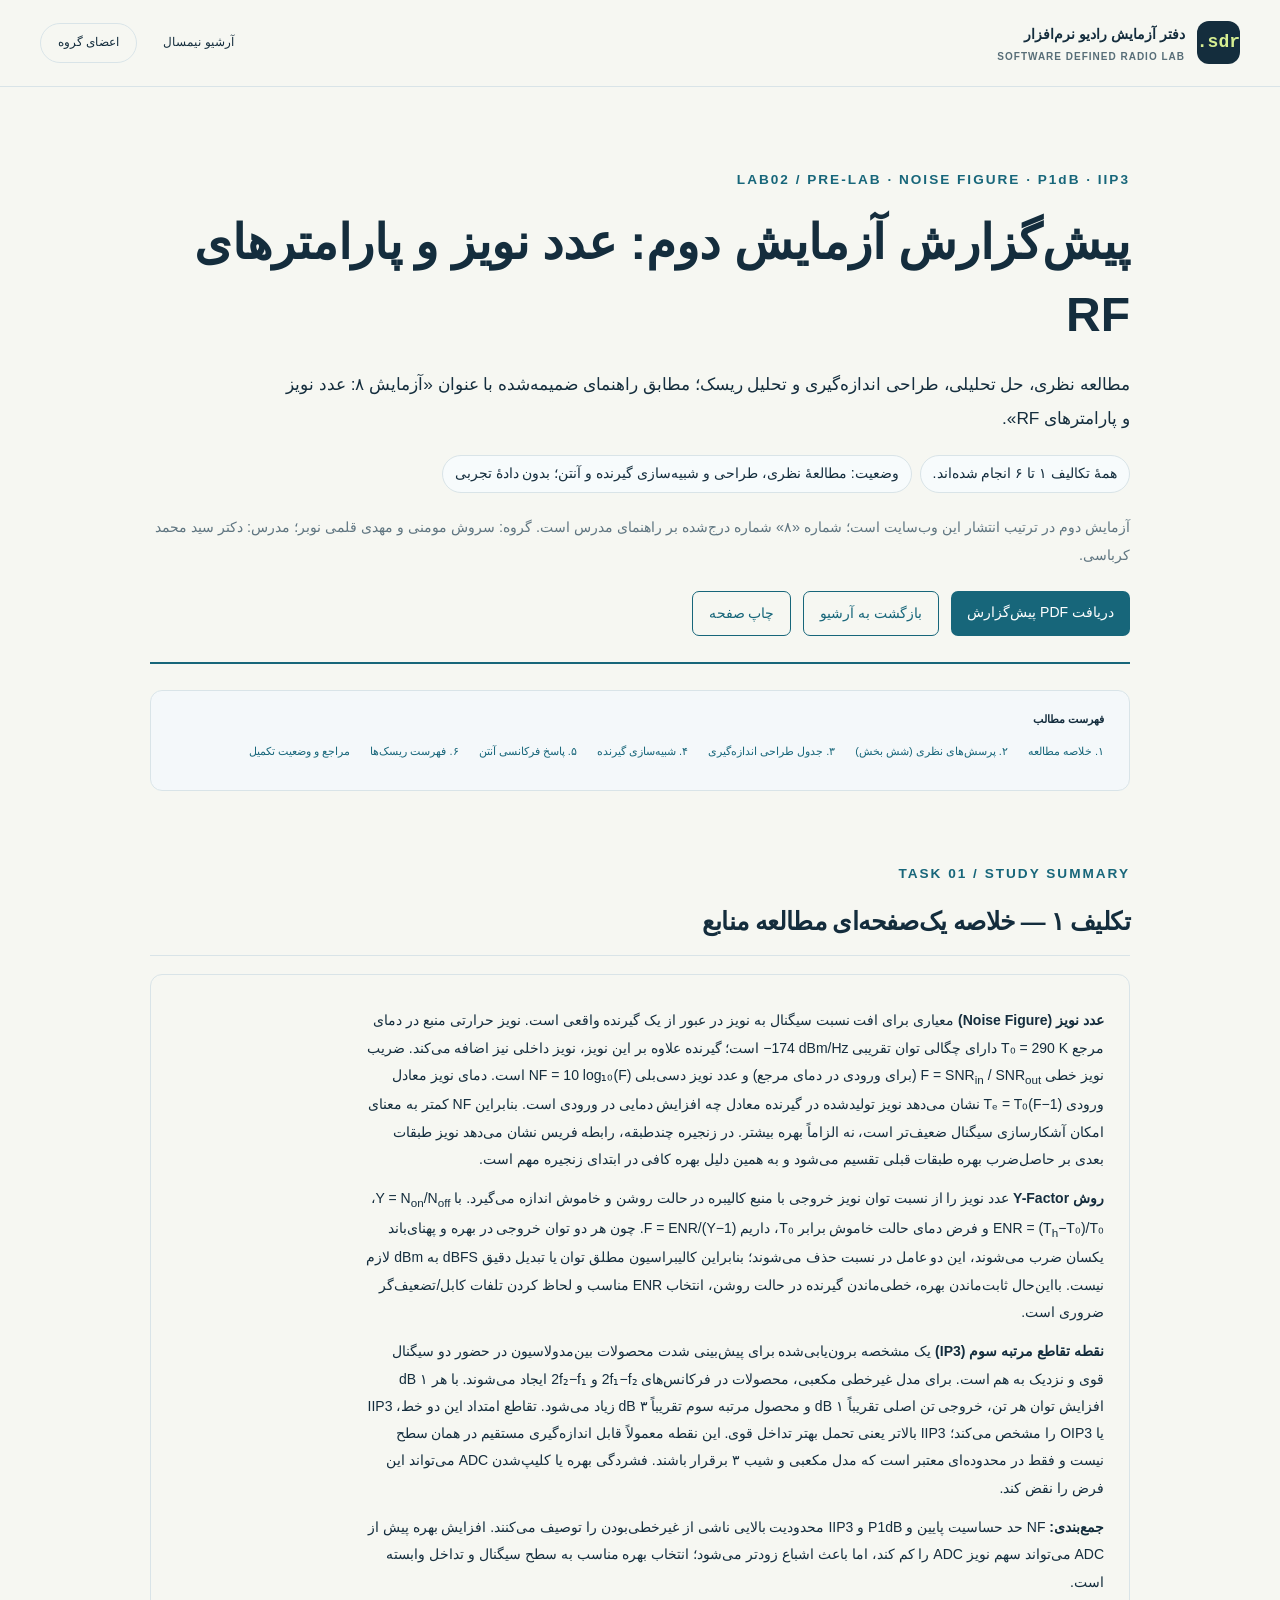
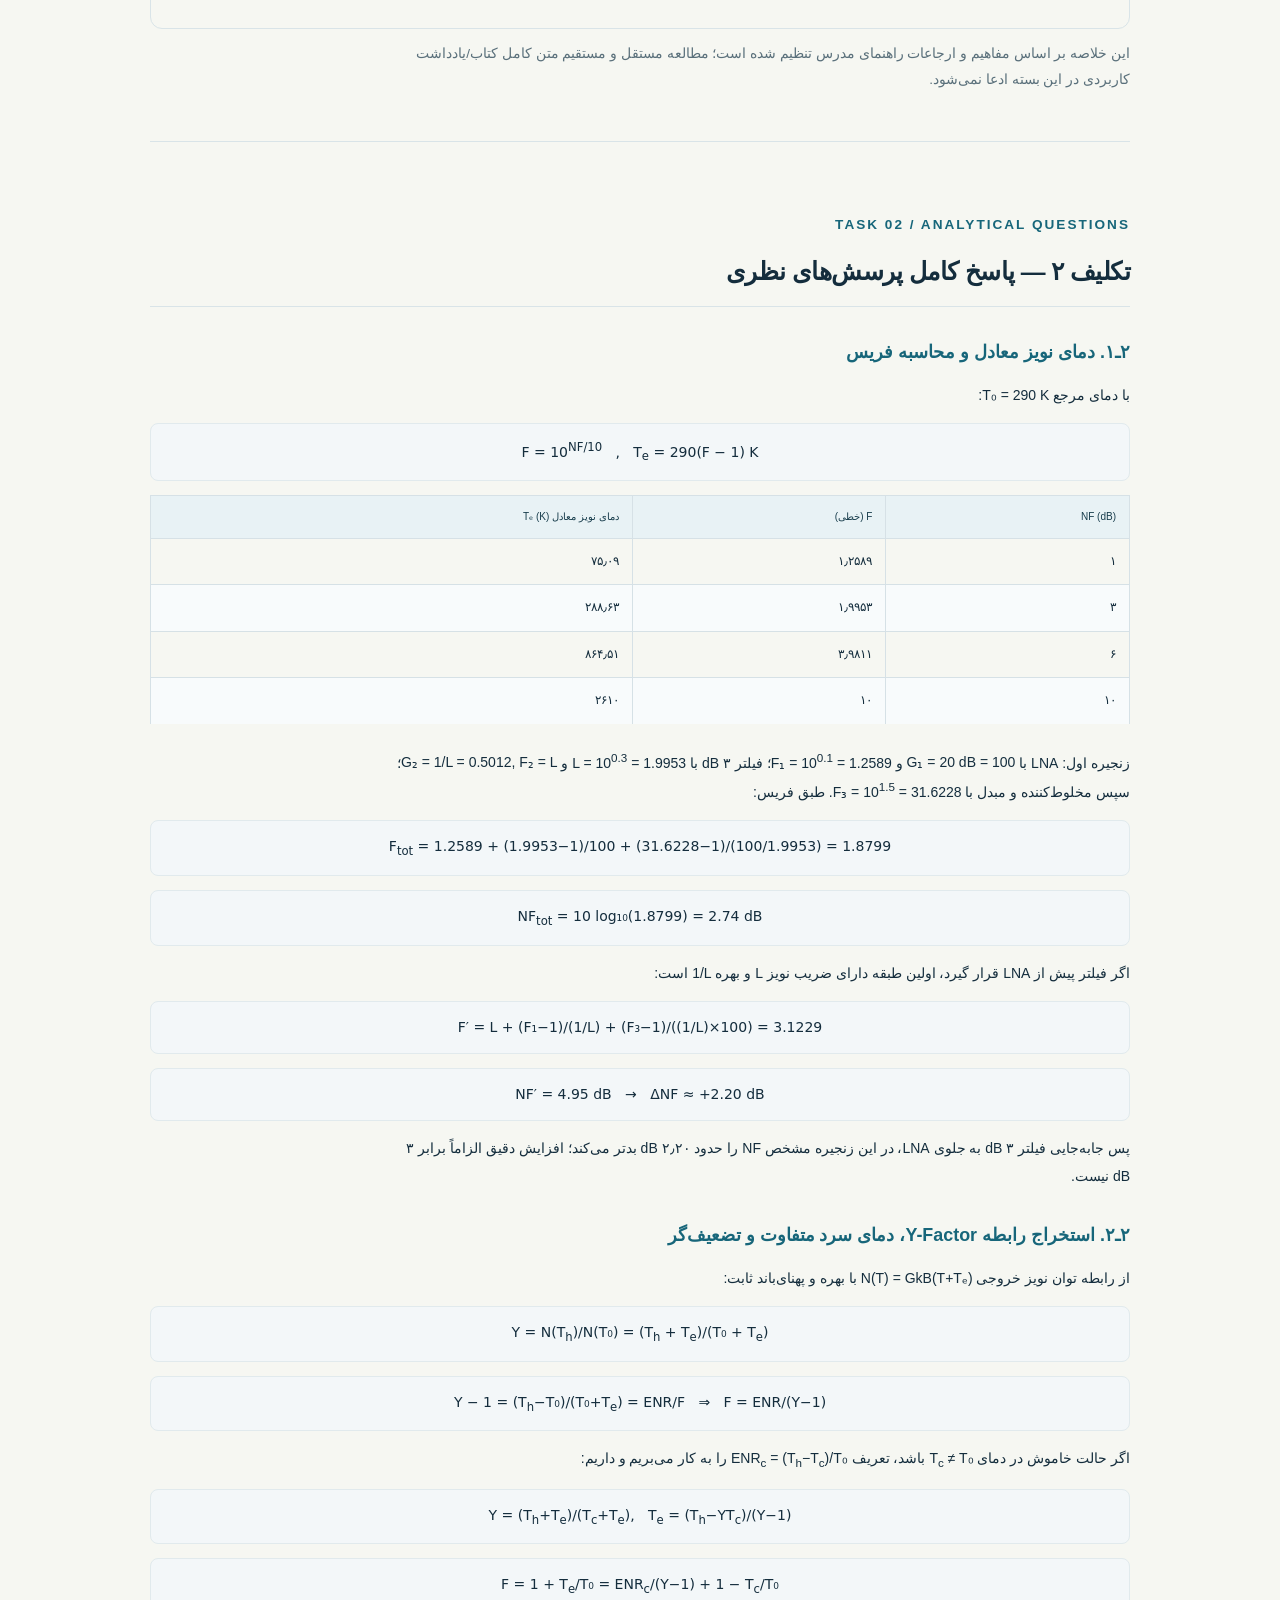
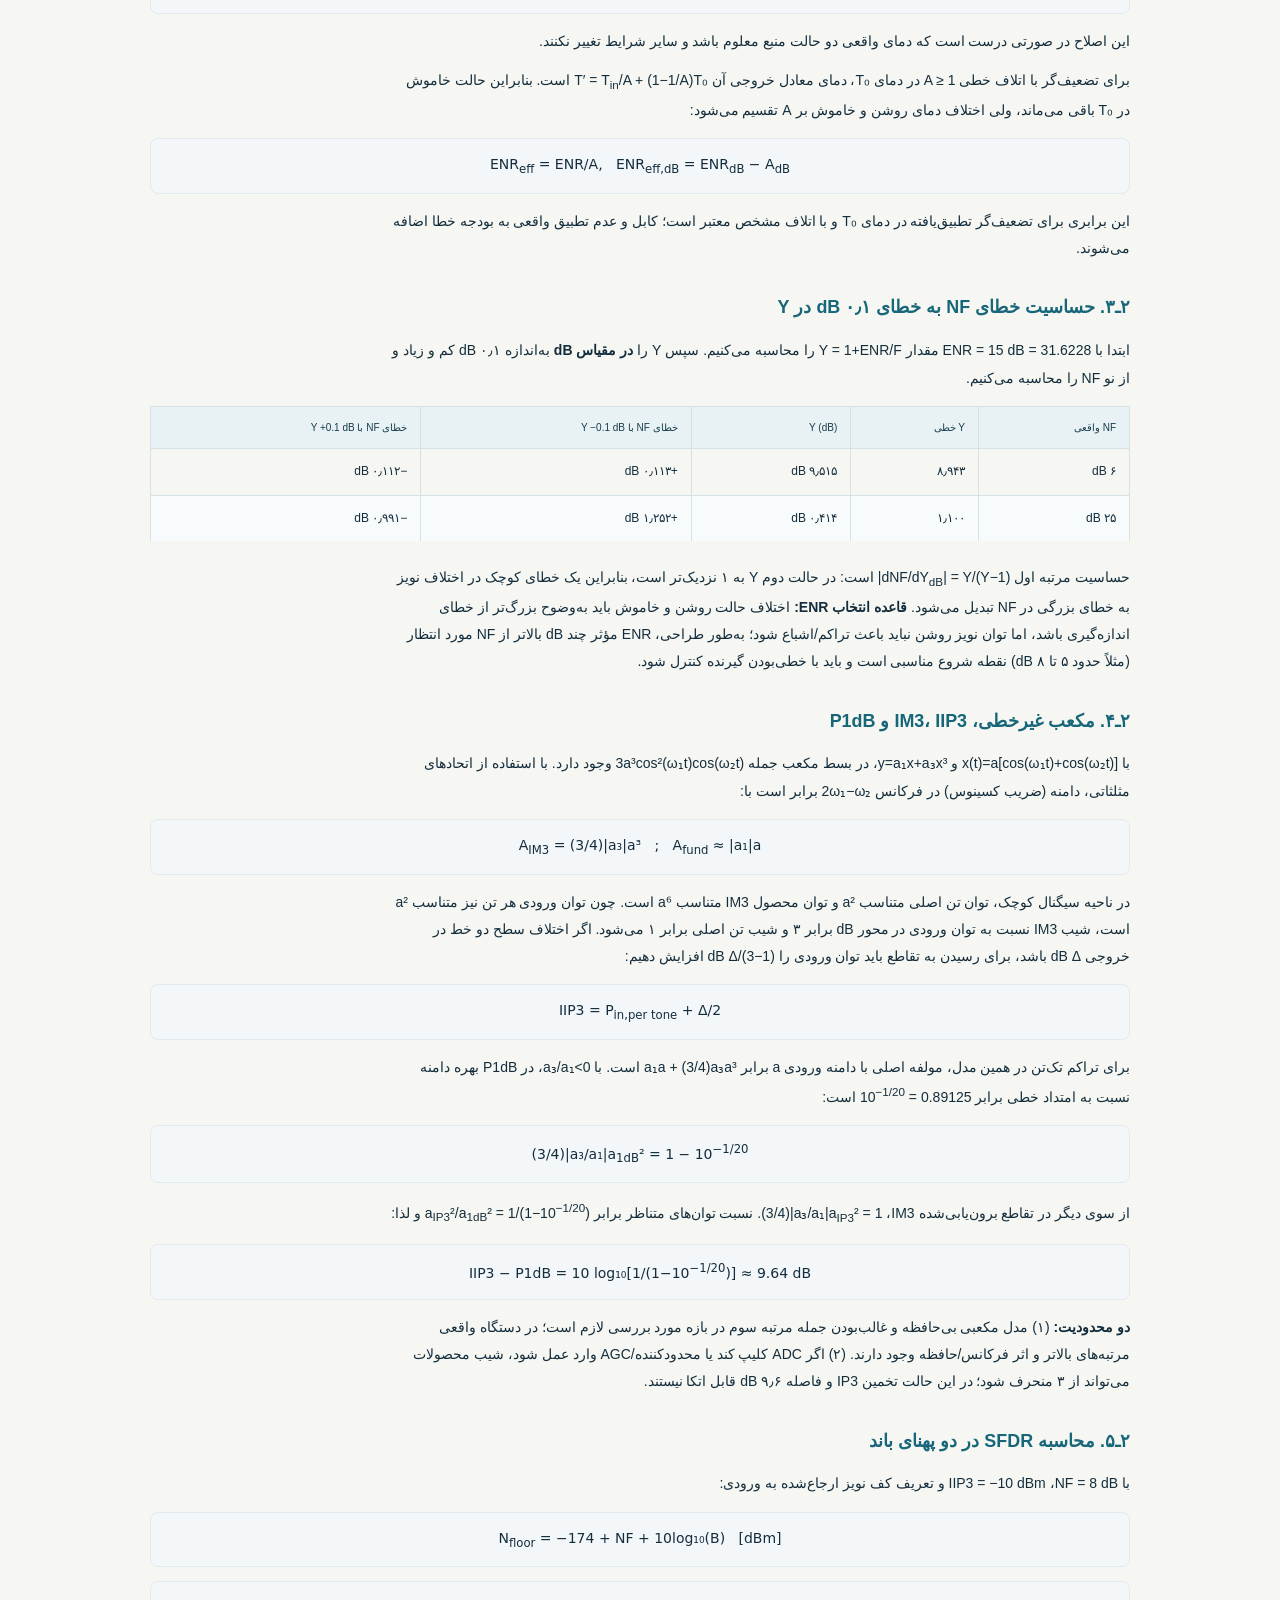
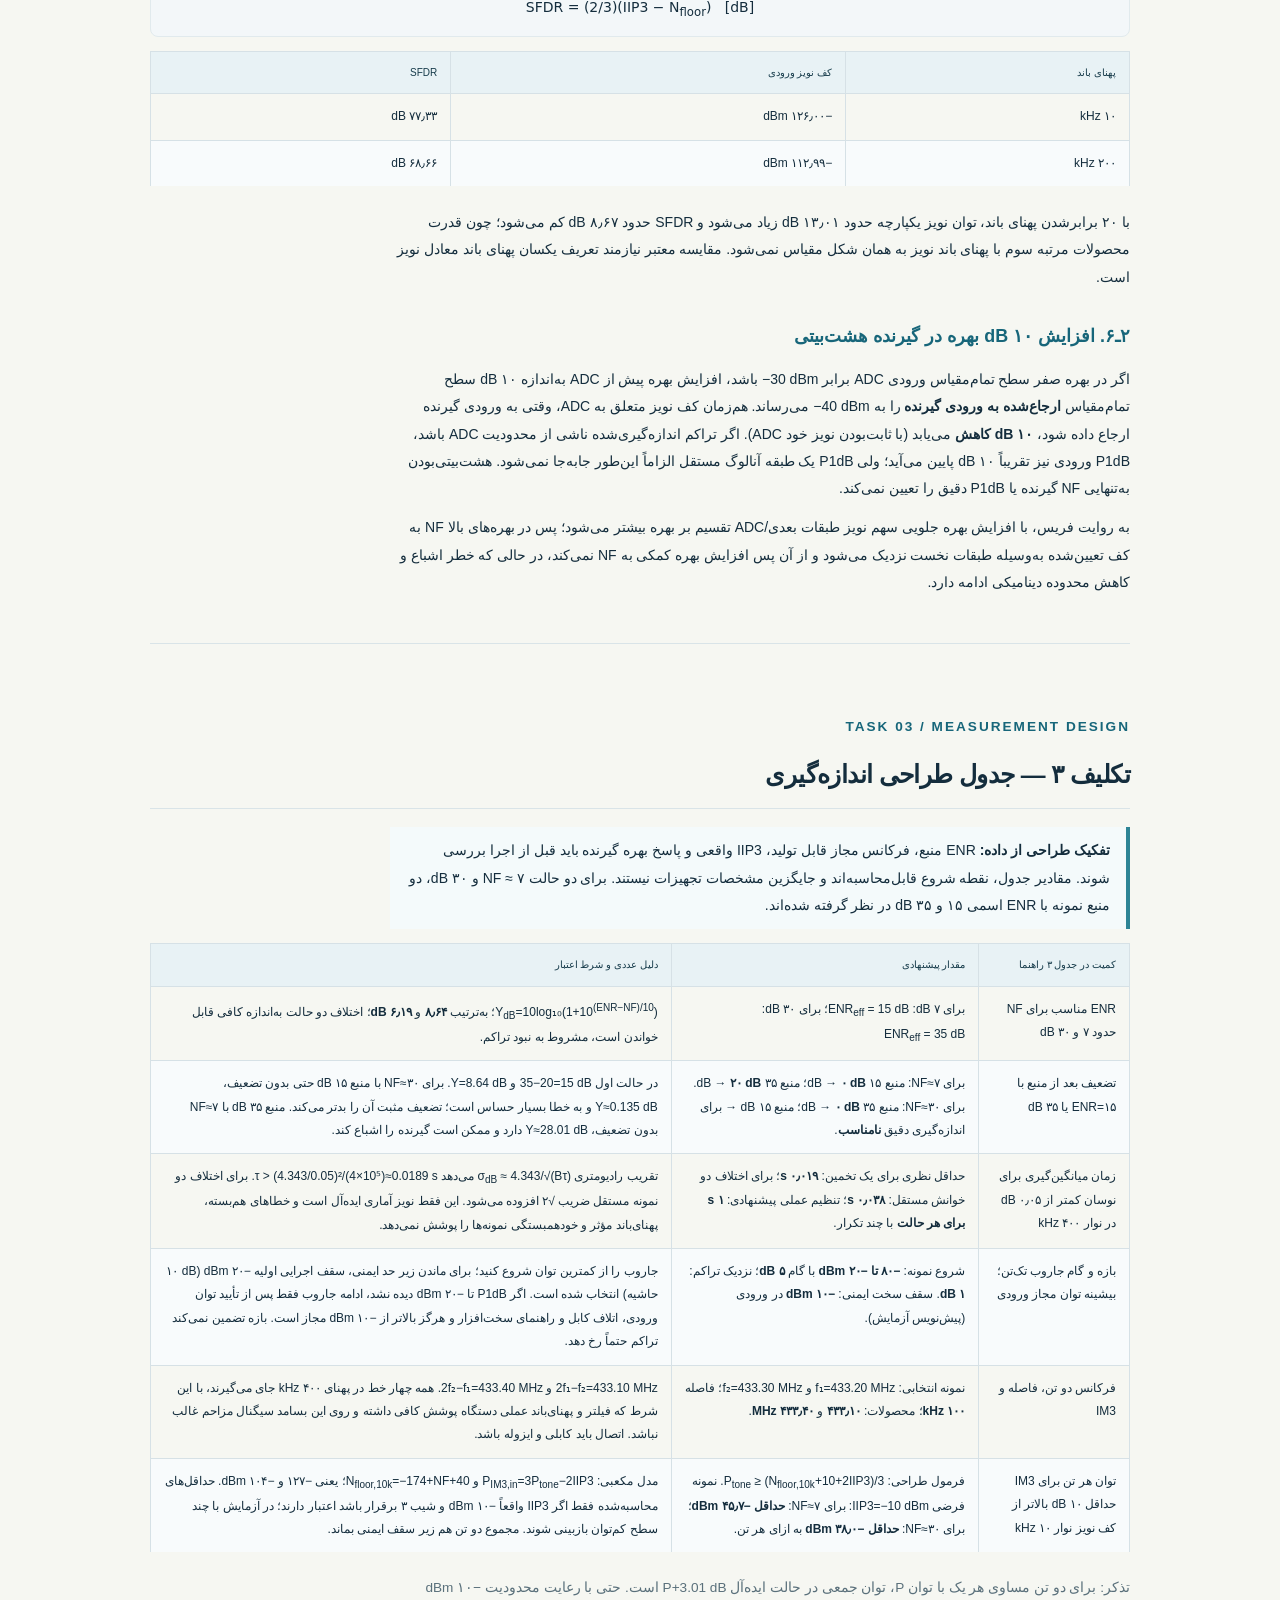
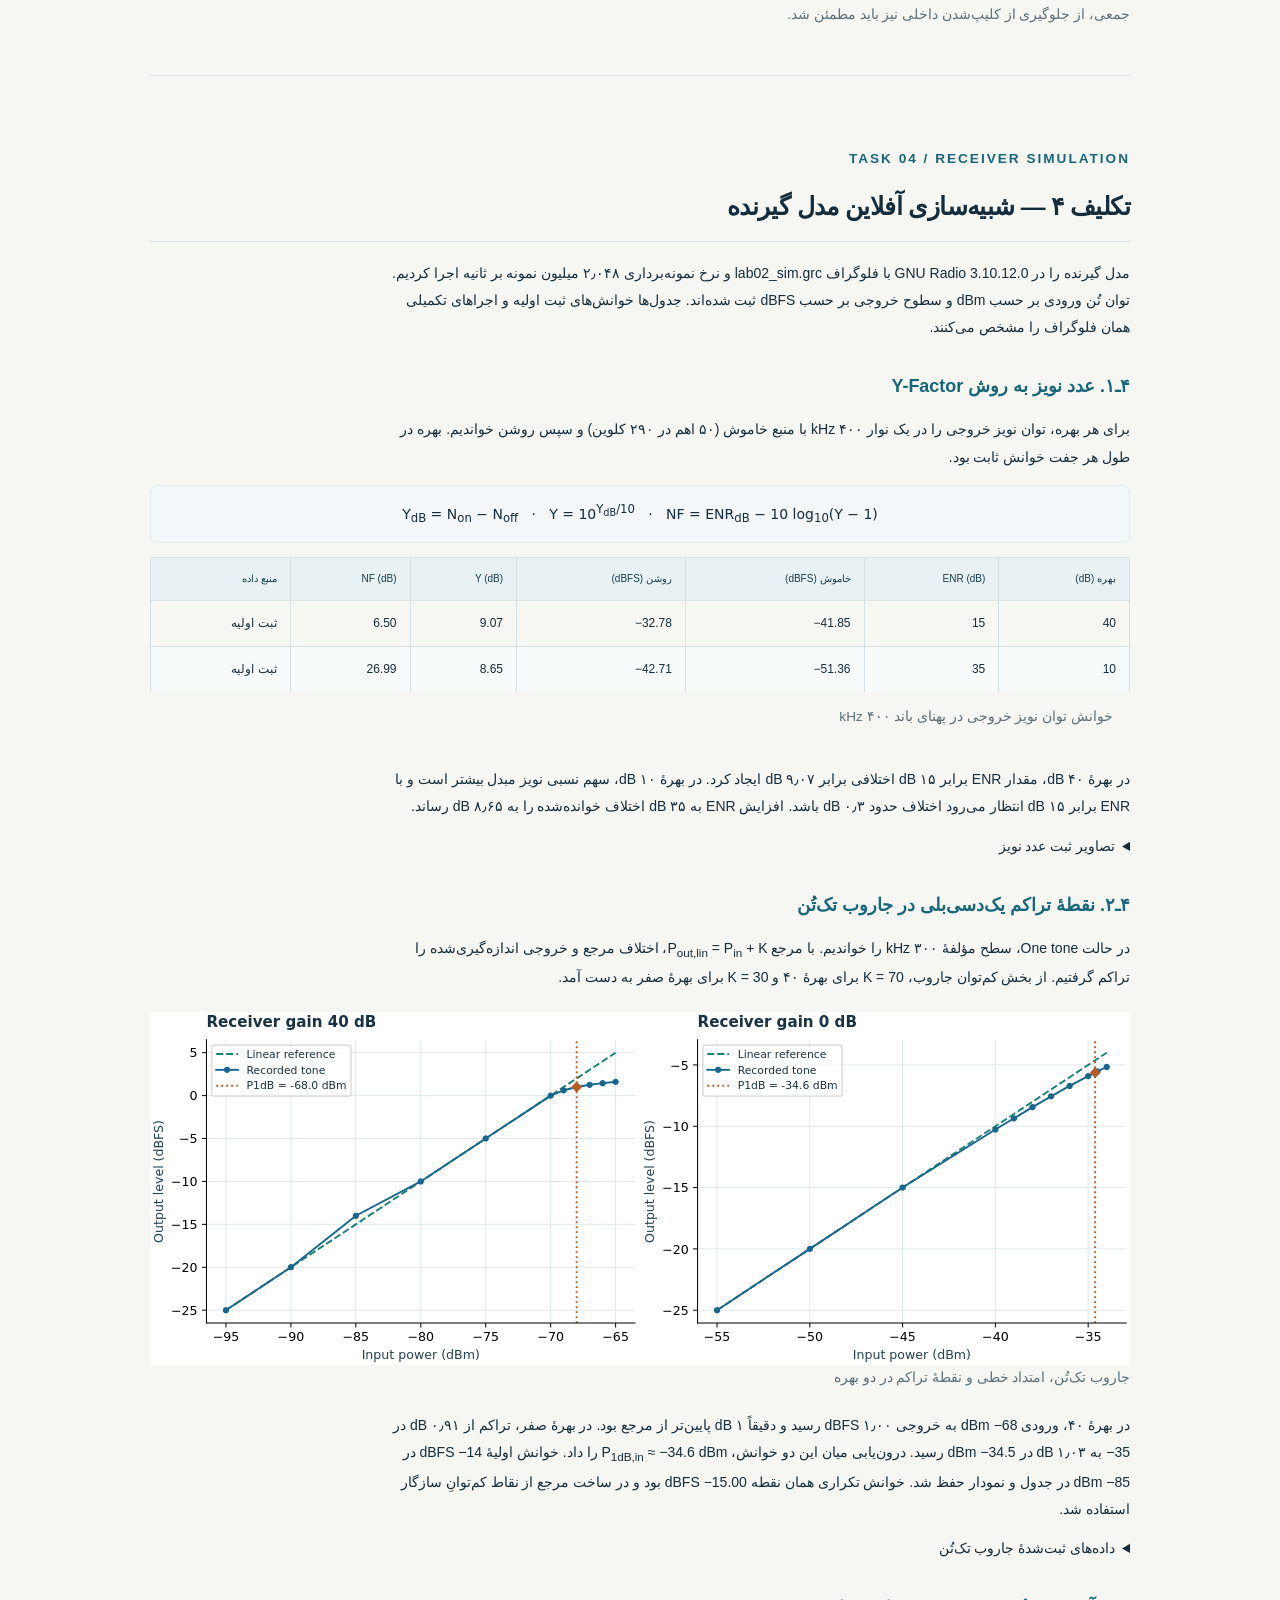
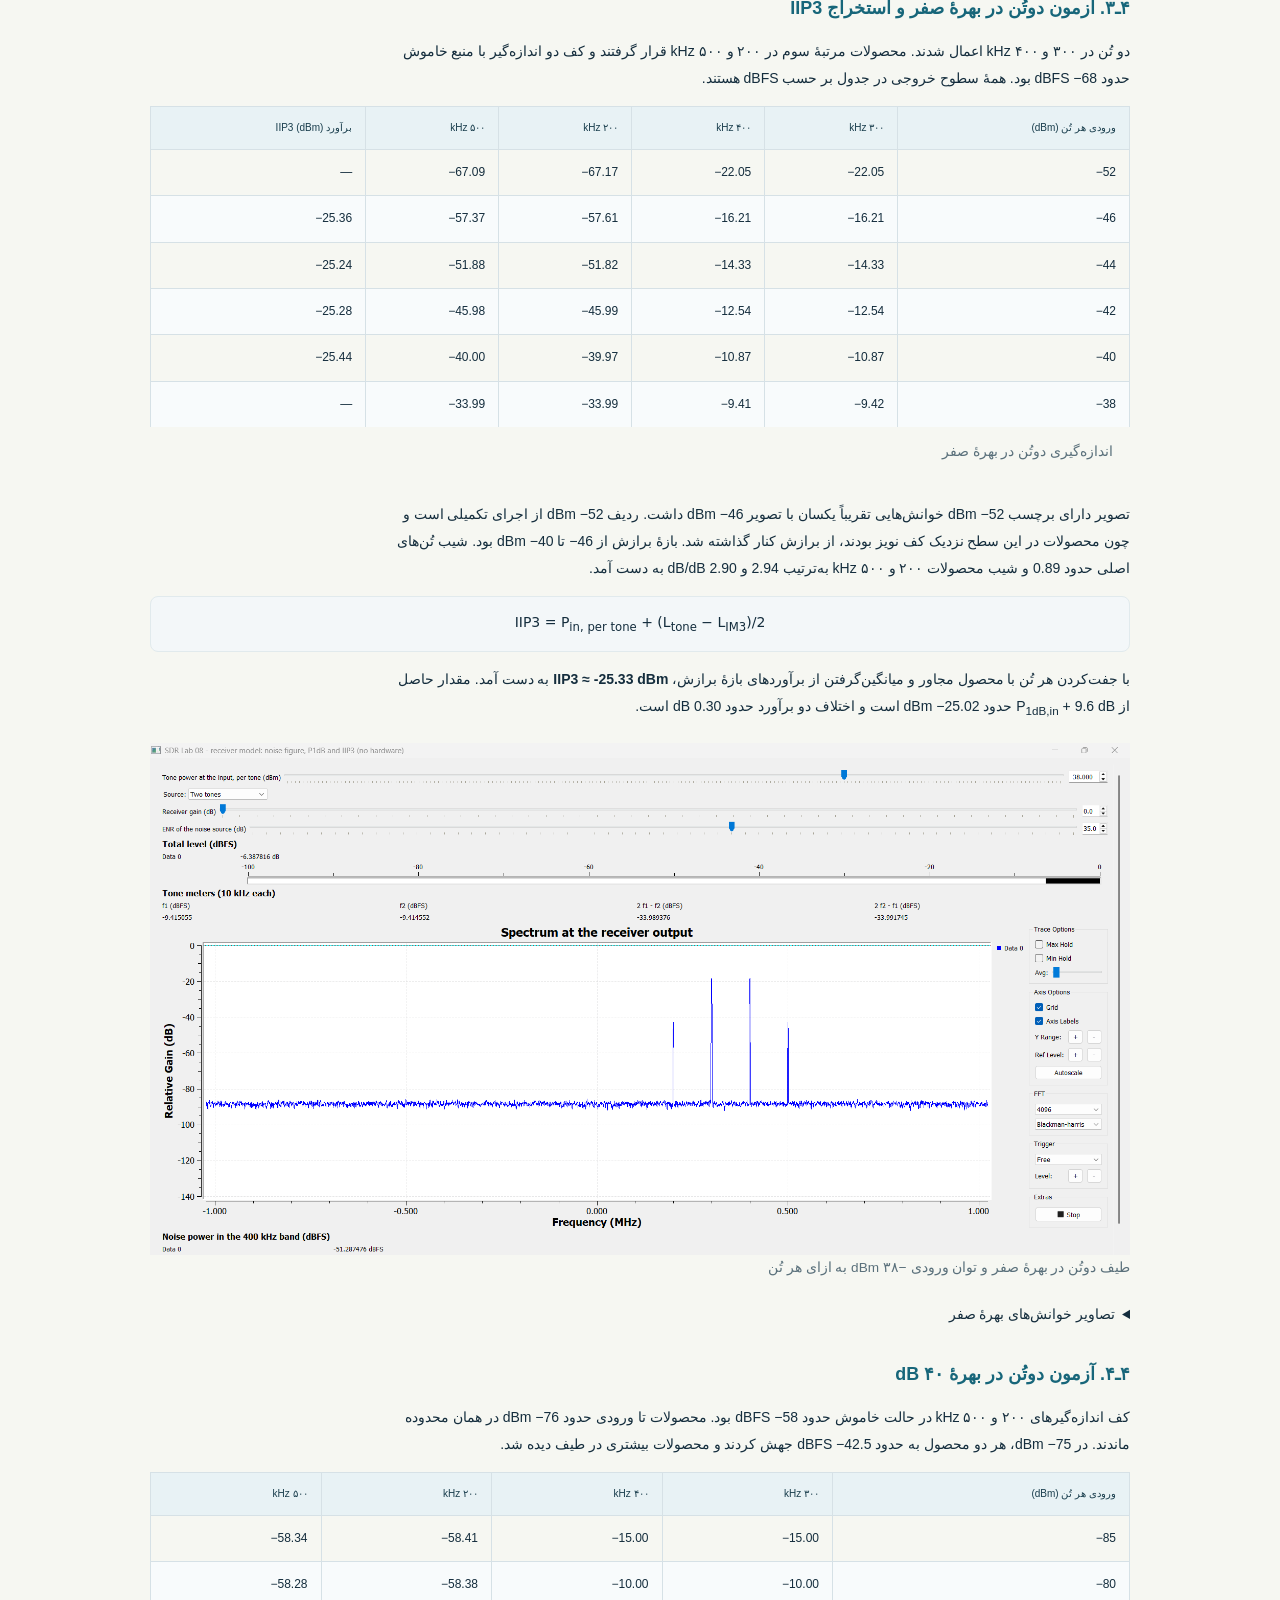
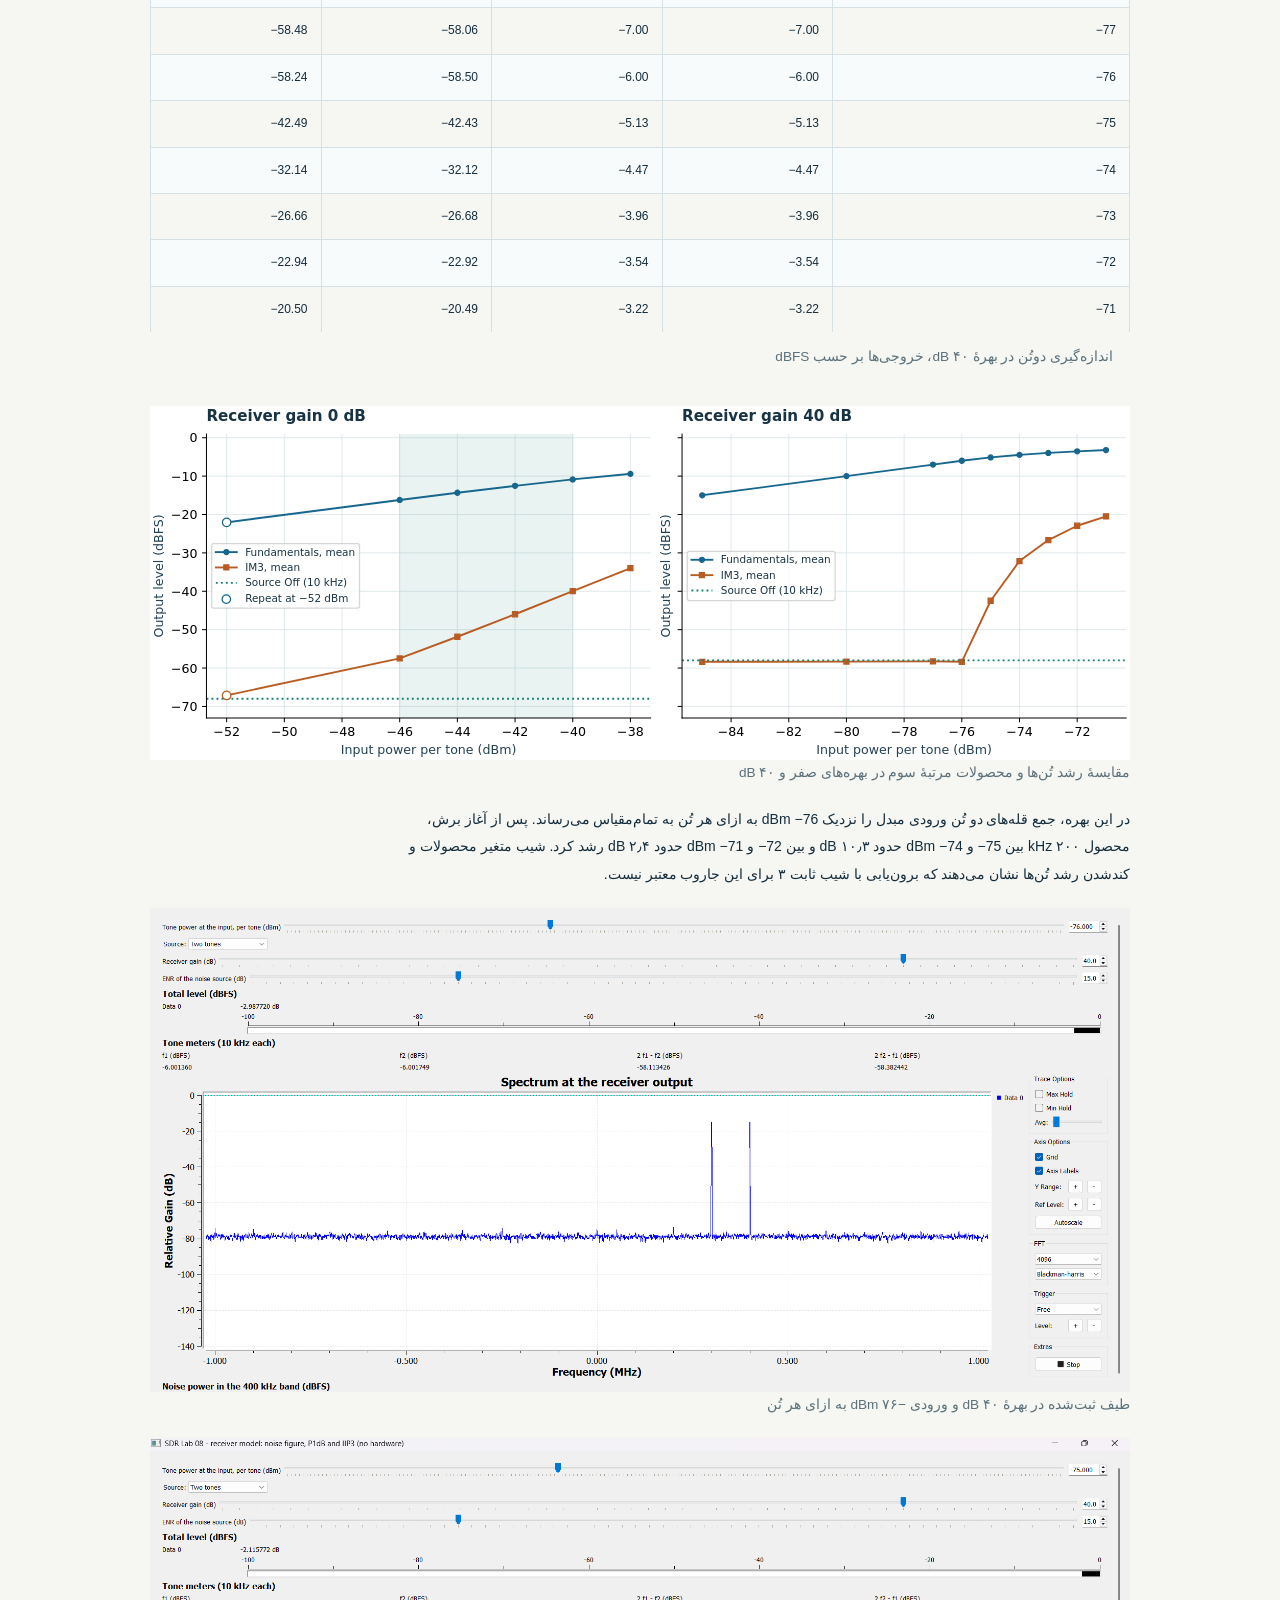
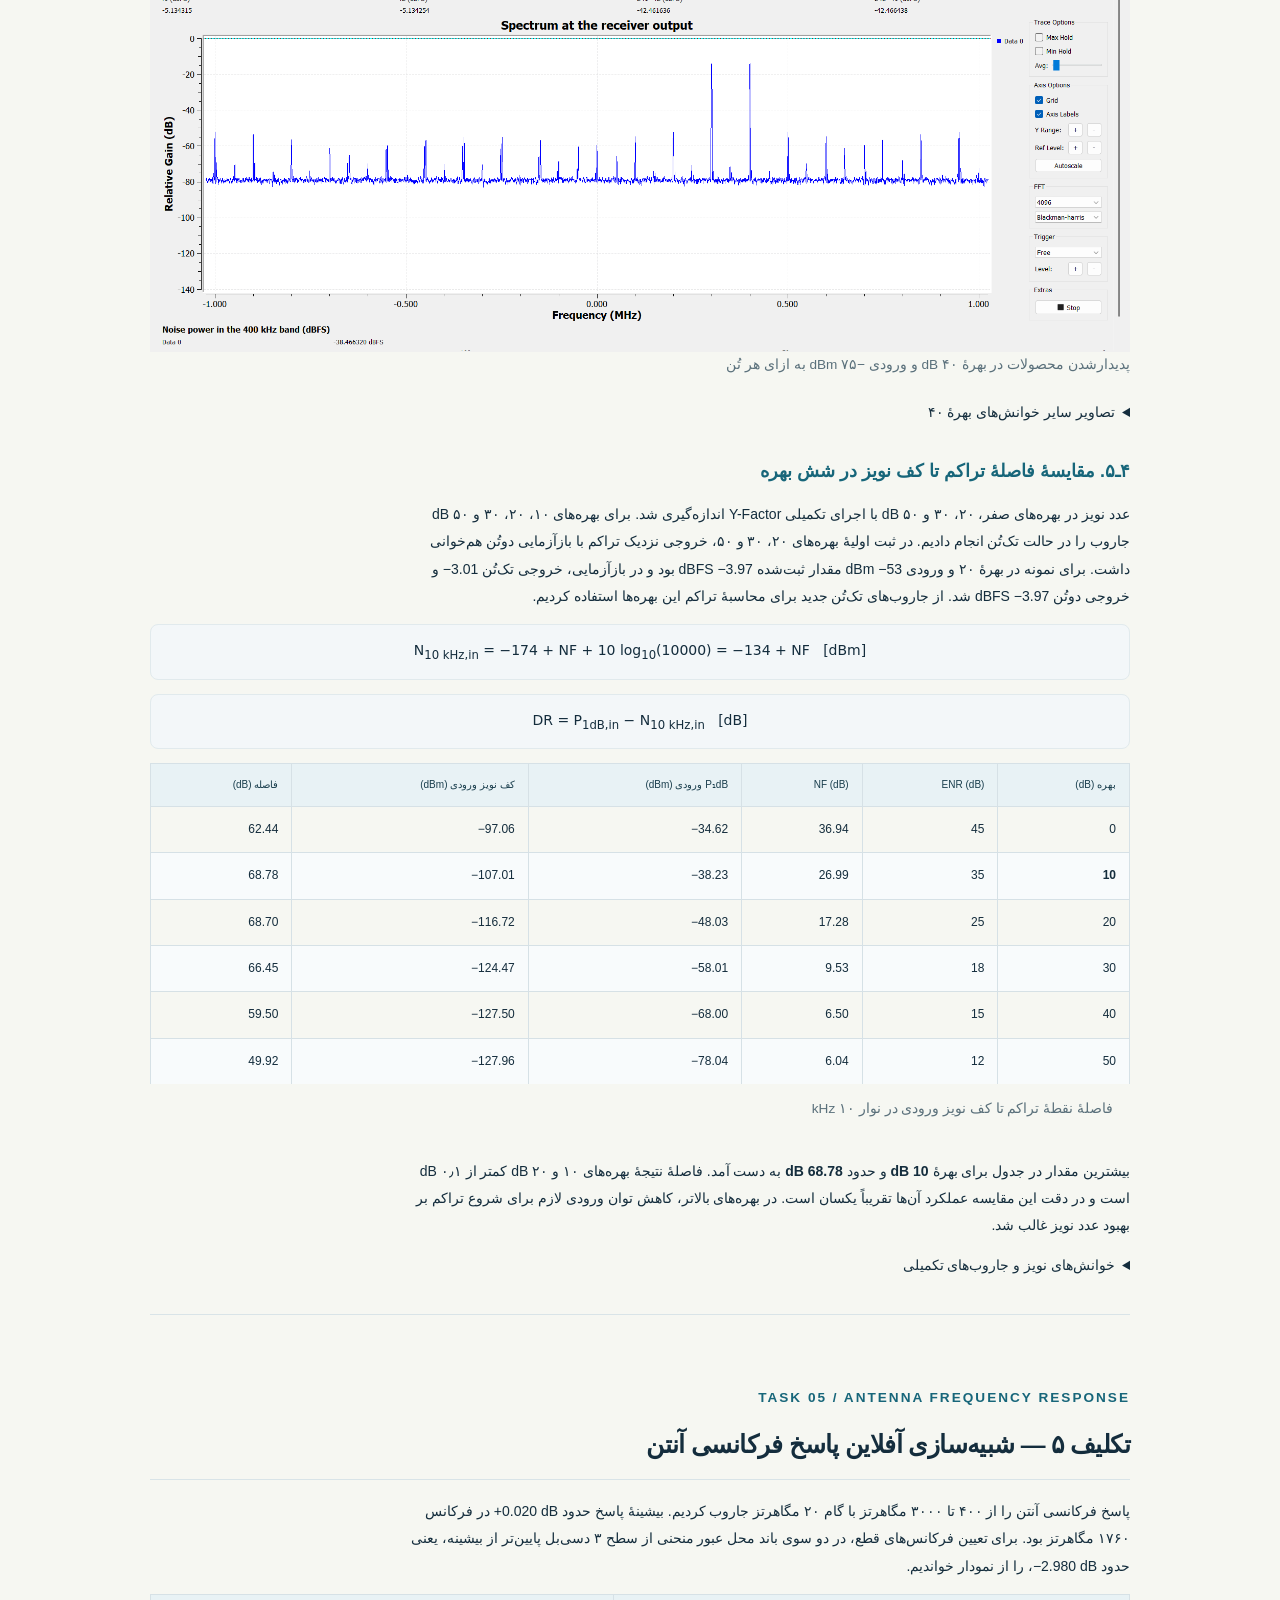
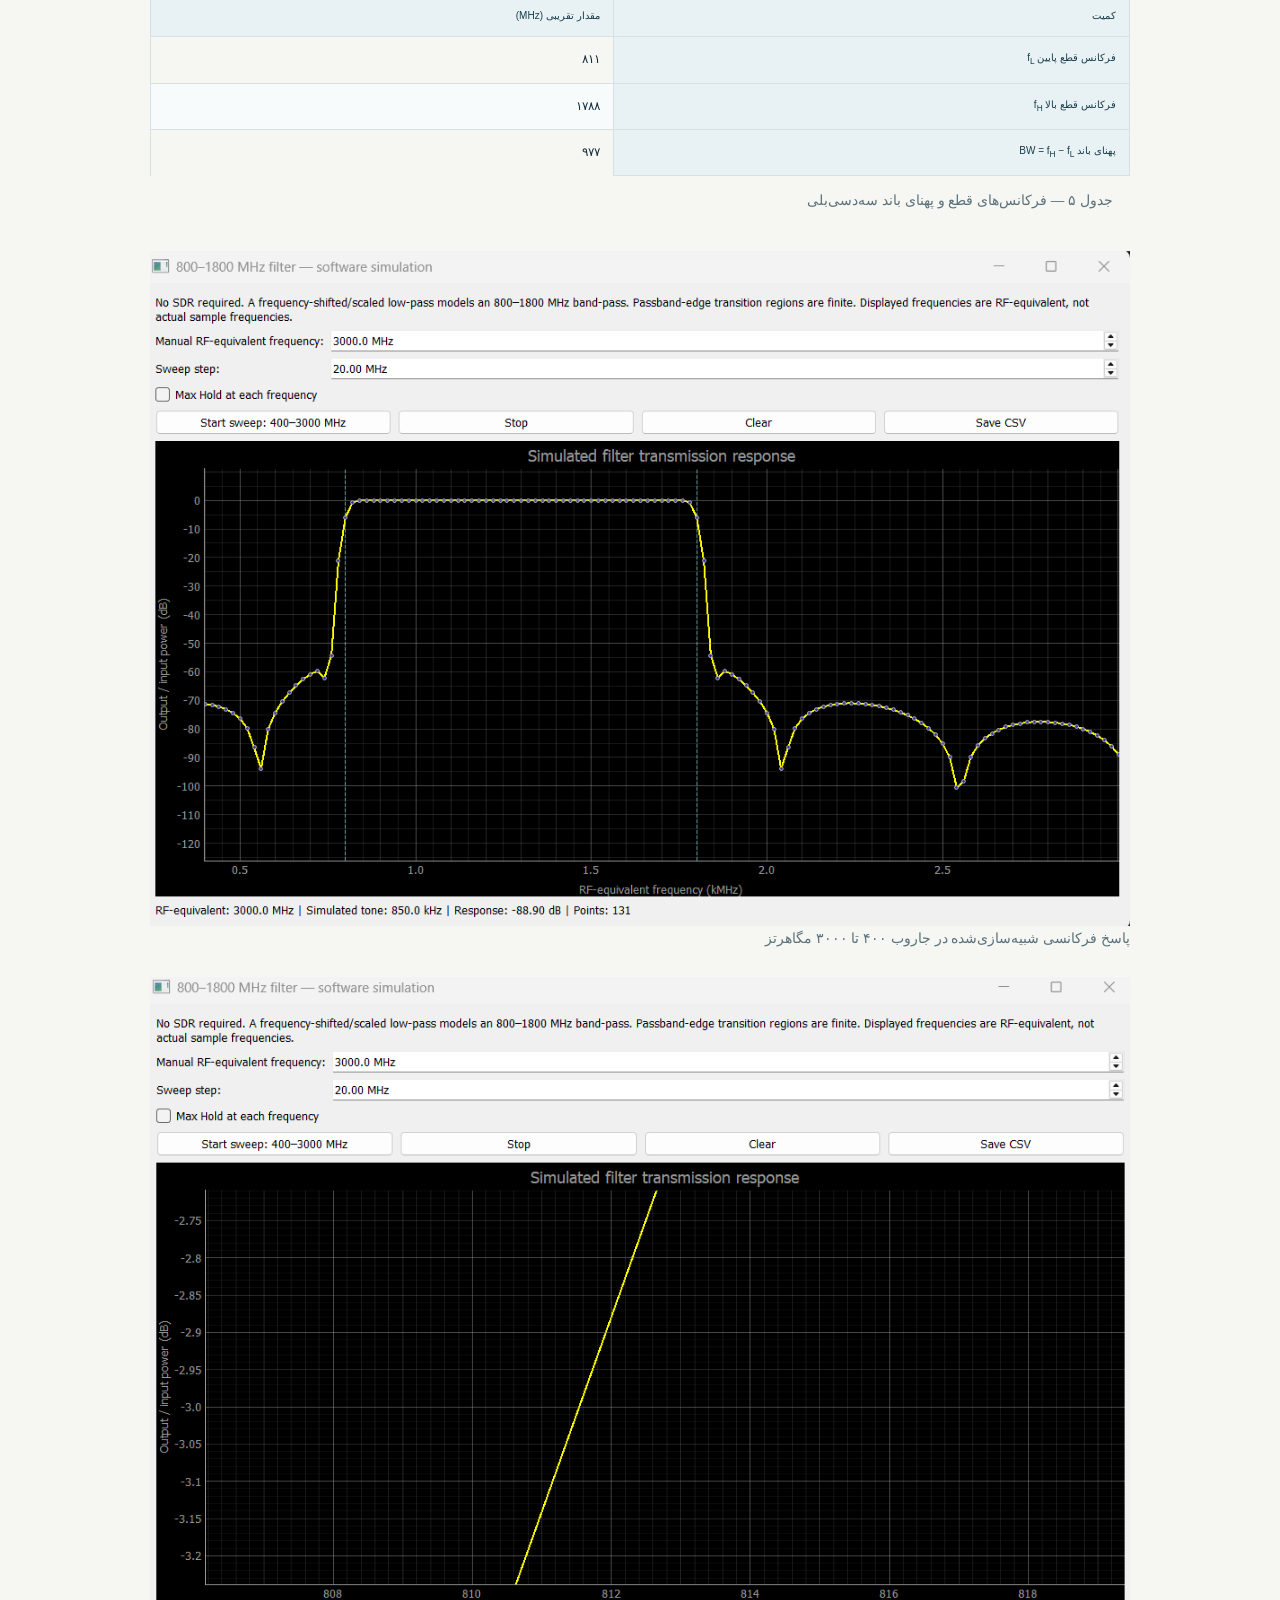
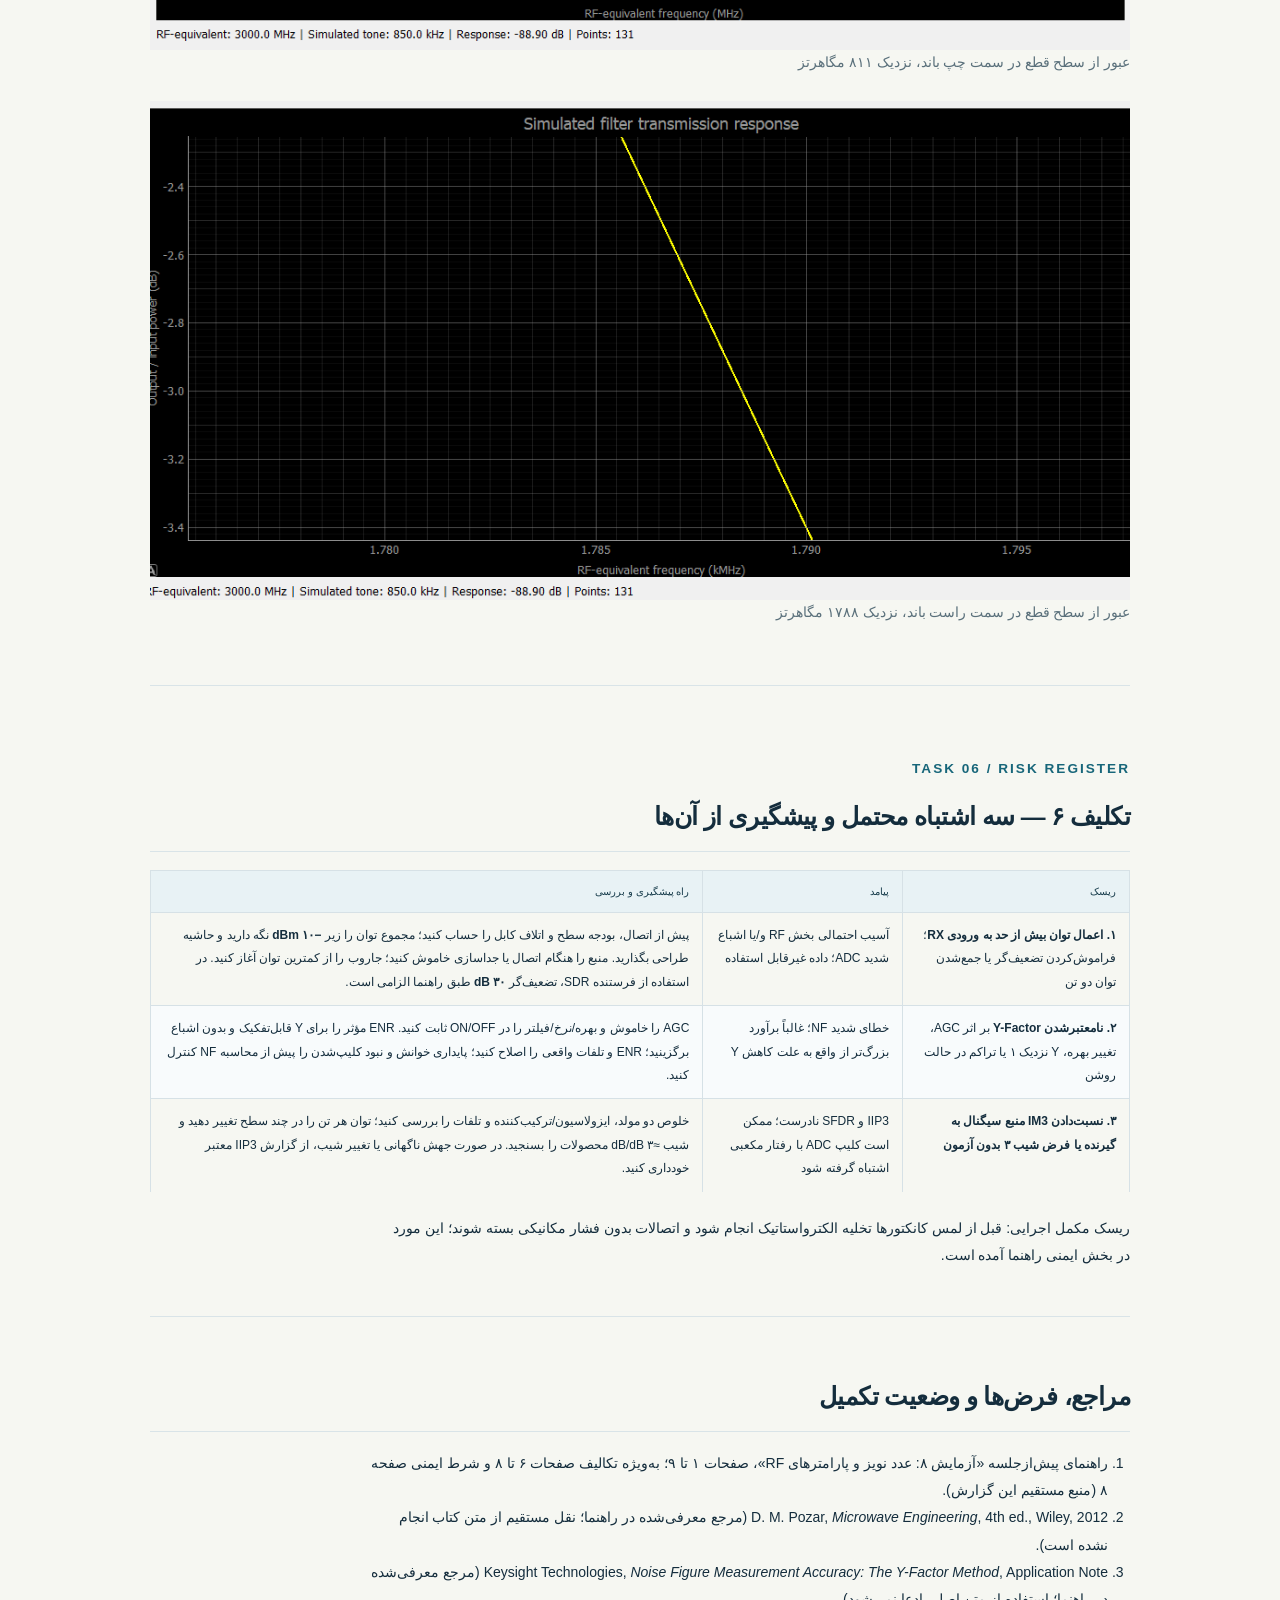
<file: experiments/lab02/pre/index.html>
<!doctype html>
<html lang="fa" dir="rtl"><head><meta charset="utf-8"><meta name="viewport" content="width=device-width,initial-scale=1">
<meta name="description" content="پیش‌گزارش آزمایش دوم سایت: عدد نویز، روش Y-Factor، غیرخطی بودن RF و برنامه اندازه‌گیری؛ تکالیف ۱ تا ۶ راهنمای آزمایش ۸.">
<title>پیش‌گزارش آزمایش دوم | عدد نویز و پارامترهای RF</title>
<link rel="stylesheet" href="../../../assets/css/site.css">
<style>
:root{--ink:#142d3d;--teal:#17667a;--light:#f4f8fa;--line:#d9e4e8}
html{scroll-behavior:smooth}body{line-height:1.95;font-family:'Noto Naskh Arabic','Noto Sans Arabic',sans-serif} .report-wrap{max-width:1020px;margin:auto;padding:24px 20px 80px} .report-hero{padding:42px 0 26px;border-bottom:2px solid var(--teal)}.report-hero h1{font-size:clamp(1.8rem,4vw,3rem);line-height:1.5;margin:10px 0}.eyebrow-local{letter-spacing:2px;color:var(--teal);font-weight:750;font-size:.85rem}.subtle{color:#5f7580}.lead-local{font-size:1.08rem;max-width:850px}.metadata{display:flex;gap:8px;flex-wrap:wrap;margin:20px 0}.chip{border:1px solid var(--line);padding:4px 12px;border-radius:25px;background:#f7fbfc;font-size:.88rem}.notice{border-right:4px solid #be8b37;background:#fff9e9;padding:14px 18px;border-radius:8px;margin:24px 0}.toc{background:var(--light);padding:18px 25px;border:1px solid var(--line);border-radius:12px;margin:26px 0}.toc a{display:inline-block;margin:4px 0 4px 20px;color:#17667a}.report-section{margin-top:46px}.report-section h2{font-size:1.55rem;border-bottom:1px solid var(--line);padding-bottom:11px;color:var(--ink)}.report-section h3{font-size:1.12rem;margin-top:28px;color:#17667a}.math{direction:ltr;text-align:center;display:block;unicode-bidi:isolate;font-family:Georgia,'DejaVu Sans',serif;background:#f3f7f9;padding:12px 15px;margin:14px 0;border:1px solid #e1eaed;border-radius:8px;overflow-x:auto;white-space:nowrap}.latin{direction:ltr;unicode-bidi:isolate;display:inline-block;font-family:Arial,sans-serif}.table-container{overflow-x:auto;margin:14px 0 23px}.report-table{width:100%;border-collapse:collapse;min-width:560px}.report-table th,.report-table td{border:1px solid #d6e1e6;padding:11px 13px;vertical-align:top;text-align:right}.report-table th{background:#e8f2f5;color:#173c4b}.report-table tr:nth-child(even) td{background:#f8fbfc}.caption-local{color:#5a707b;font-size:.85rem}.mini{font-size:.9rem}.ref-list{padding-right:22px}.report-section p,.report-section li{max-width:95ch}.actionbar{display:flex;gap:12px;flex-wrap:wrap;margin-top:22px}.localbtn{background:#17667a;color:white!important;padding:8px 16px;border-radius:7px;text-decoration:none}.localbtn.outline{background:transparent;color:#17667a!important;border:1px solid #17667a}.page-note{border-right:4px solid #2d8495;padding:10px 16px;background:#f4fafb}.footer-local{margin-top:65px;padding-top:20px;border-top:1px solid var(--line);color:#617781}.smallcaps{font-weight:bold;color:#17667a}.summary-page{border:1px solid #d9e4e8;border-radius:12px;padding:20px 25px} @media print{header.topbar,.toc,.actionbar,.print-hide{display:none!important}.report-wrap{max-width:none;padding:0}.report-hero{padding-top:0}.report-section{break-before:page}.summary-page{font-size:9pt;line-height:1.45}.math{white-space:normal;overflow:visible;font-size:10pt}.report-table{min-width:0;font-size:9pt}.report-table th,.report-table td{padding:6px}body{font-size:10pt}.report-section h2{font-size:15pt}}
</style></head>
<body><a class="skip" href="#main">رفتن به محتوا</a><header class="topbar"><div class="wrap nav"><a class="brand" href="../../../index.html"><span class="brand-mark">sdr.</span><span>دفتر آزمایش رادیو نرم‌افزار<small dir="ltr">SOFTWARE DEFINED RADIO LAB</small></span></a><nav class="nav-links" aria-label="پیمایش"><a href="../../../index.html#experiments">آرشیو نیمسال</a><a href="../../../index.html#team">اعضای گروه</a></nav></div></header>
<main id="main" class="report-wrap"><section class="report-hero"><p class="eyebrow-local">LAB02 / PRE-LAB · NOISE FIGURE · P1dB · IIP3</p><h1>پیش‌گزارش آزمایش دوم: عدد نویز و پارامترهای RF</h1><p class="lead-local">مطالعه نظری، حل تحلیلی، طراحی اندازه‌گیری و تحلیل ریسک؛ مطابق راهنمای ضمیمه‌شده با عنوان «آزمایش ۸: عدد نویز و پارامترهای RF».</p><div class="metadata"><span class="chip">همهٔ تکالیف ۱ تا ۶ انجام شده‌اند.</span><span class="chip">وضعیت: مطالعهٔ نظری، طراحی و شبیه‌سازی گیرنده و آنتن؛ بدون دادهٔ تجربی</span></div><p class="subtle mini">آزمایش دوم در ترتیب انتشار این وب‌سایت است؛ شماره «۸» شماره درج‌شده بر راهنمای مدرس است. گروه: سروش مومنی و مهدی قلمی نوبر؛ مدرس: دکتر سید محمد کرباسی.</p><div class="actionbar"><a class="localbtn" href="prelab.pdf">دریافت PDF پیش‌گزارش</a><a class="localbtn outline" href="../../../index.html#experiments">بازگشت به آرشیو</a><a class="localbtn outline" href="javascript:window.print()">چاپ صفحه</a></div></section>
<nav class="toc" aria-label="فهرست مطالب"><b>فهرست مطالب</b><div><a href="#task1">۱. خلاصه مطالعه</a><a href="#task2">۲. پرسش‌های نظری (شش بخش)</a><a href="#task3">۳. جدول طراحی اندازه‌گیری</a><a href="#task4">۴. شبیه‌سازی گیرنده</a><a href="#task5">۵. پاسخ فرکانسی آنتن</a><a href="#task6">۶. فهرست ریسک‌ها</a><a href="#sources">مراجع و وضعیت تکمیل</a></div></nav>
<section id="task1" class="report-section"><p class="eyebrow-local">TASK 01 / STUDY SUMMARY</p><h2>تکلیف ۱ — خلاصه یک‌صفحه‌ای مطالعه منابع</h2><div class="summary-page">
<p><b>عدد نویز (Noise Figure)</b> معیاری برای افت نسبت سیگنال به نویز در عبور از یک گیرنده واقعی است. نویز حرارتی منبع در دمای مرجع <span class="latin">T₀ = 290 K</span> دارای چگالی توان تقریبی <span class="latin">−174 dBm/Hz</span> است؛ گیرنده علاوه بر این نویز، نویز داخلی نیز اضافه می‌کند. ضریب نویز خطی <span class="latin">F = SNR<sub>in</sub> / SNR<sub>out</sub></span> (برای ورودی در دمای مرجع) و عدد نویز دسی‌بلی <span class="latin">NF = 10 log₁₀(F)</span> است. دمای نویز معادل ورودی <span class="latin">Tₑ = T₀(F−1)</span> نشان می‌دهد نویز تولیدشده در گیرنده معادل چه افزایش دمایی در ورودی است. بنابراین NF کمتر به معنای امکان آشکارسازی سیگنال ضعیف‌تر است، نه الزاماً بهره بیشتر. در زنجیره چندطبقه، رابطه فریس نشان می‌دهد نویز طبقات بعدی بر حاصل‌ضرب بهره طبقات قبلی تقسیم می‌شود و به همین دلیل بهره کافی در ابتدای زنجیره مهم است.</p>
<p><b>روش Y-Factor</b> عدد نویز را از نسبت توان نویز خروجی با منبع کالیبره در حالت روشن و خاموش اندازه می‌گیرد. با <span class="latin">Y = N<sub>on</sub>/N<sub>off</sub></span>، <span class="latin">ENR = (T<sub>h</sub>−T₀)/T₀</span> و فرض دمای حالت خاموش برابر <span class="latin">T₀</span>، داریم <span class="latin">F = ENR/(Y−1)</span>. چون هر دو توان خروجی در بهره و پهنای‌باند یکسان ضرب می‌شوند، این دو عامل در نسبت حذف می‌شوند؛ بنابراین کالیبراسیون مطلق توان یا تبدیل دقیق dBFS به dBm لازم نیست. بااین‌حال ثابت‌ماندن بهره، خطی‌ماندن گیرنده در حالت روشن، انتخاب ENR مناسب و لحاظ کردن تلفات کابل/تضعیف‌گر ضروری است.</p>
<p><b>نقطه تقاطع مرتبه سوم (IP3)</b> یک مشخصه برون‌یابی‌شده برای پیش‌بینی شدت محصولات بین‌مدولاسیون در حضور دو سیگنال قوی و نزدیک به هم است. برای مدل غیرخطی مکعبی، محصولات در فرکانس‌های <span class="latin">2f₁−f₂</span> و <span class="latin">2f₂−f₁</span> ایجاد می‌شوند. با هر ۱ dB افزایش توان هر تن، خروجی تن اصلی تقریباً ۱ dB و محصول مرتبه سوم تقریباً ۳ dB زیاد می‌شود. تقاطع امتداد این دو خط، IIP3 یا OIP3 را مشخص می‌کند؛ IIP3 بالاتر یعنی تحمل بهتر تداخل قوی. این نقطه معمولاً قابل اندازه‌گیری مستقیم در همان سطح نیست و فقط در محدوده‌ای معتبر است که مدل مکعبی و شیب ۳ برقرار باشند. فشردگی بهره یا کلیپ‌شدن ADC می‌تواند این فرض را نقض کند.</p>
<p><b>جمع‌بندی:</b> NF حد حساسیت پایین و P1dB و IIP3 محدودیت بالایی ناشی از غیرخطی‌بودن را توصیف می‌کنند. افزایش بهره پیش از ADC می‌تواند سهم نویز ADC را کم کند، اما باعث اشباع زودتر می‌شود؛ انتخاب بهره مناسب به سطح سیگنال و تداخل وابسته است.</p>
</div><p class="caption-local">این خلاصه بر اساس مفاهیم و ارجاعات راهنمای مدرس تنظیم شده است؛ مطالعه مستقل و مستقیم متن کامل کتاب/یادداشت کاربردی در این بسته ادعا نمی‌شود.</p></section>
<section id="task2" class="report-section"><p class="eyebrow-local">TASK 02 / ANALYTICAL QUESTIONS</p><h2>تکلیف ۲ — پاسخ کامل پرسش‌های نظری</h2>
<h3>۲ـ۱. دمای نویز معادل و محاسبه فریس</h3><p>با دمای مرجع <span class="latin">T₀ = 290 K</span>:</p><div class="math">F = 10<sup>NF/10</sup> &nbsp; , &nbsp; T<sub>e</sub> = 290(F − 1) K</div>
<div class="table-container"><table class="report-table"><thead><tr><th>NF (dB)</th><th>F (خطی)</th><th>دمای نویز معادل Tₑ (K)</th></tr></thead><tbody><tr><td>۱</td><td>۱٫۲۵۸۹</td><td>۷۵٫۰۹</td></tr><tr><td>۳</td><td>۱٫۹۹۵۳</td><td>۲۸۸٫۶۳</td></tr><tr><td>۶</td><td>۳٫۹۸۱۱</td><td>۸۶۴٫۵۱</td></tr><tr><td>۱۰</td><td>۱۰</td><td>۲۶۱۰</td></tr></tbody></table></div>
<p>زنجیره اول: LNA با <span class="latin">G₁ = 20 dB = 100</span> و <span class="latin">F₁ = 10<sup>0.1</sup> = 1.2589</span>؛ فیلتر ۳ dB با <span class="latin">L = 10<sup>0.3</sup> = 1.9953</span> و <span class="latin">G₂ = 1/L = 0.5012, F₂ = L</span>؛ سپس مخلوط‌کننده و مبدل با <span class="latin">F₃ = 10<sup>1.5</sup> = 31.6228</span>. طبق فریس:</p>
<div class="math">F<sub>tot</sub> = 1.2589 + (1.9953−1)/100 + (31.6228−1)/(100/1.9953) = 1.8799</div><div class="math">NF<sub>tot</sub> = 10 log₁₀(1.8799) = 2.74 dB</div>
<p>اگر فیلتر پیش از LNA قرار گیرد، اولین طبقه دارای ضریب نویز <span class="latin">L</span> و بهره <span class="latin">1/L</span> است:</p><div class="math">F′ = L + (F₁−1)/(1/L) + (F₃−1)/((1/L)×100) = 3.1229</div><div class="math">NF′ = 4.95 dB &nbsp; → &nbsp; ΔNF ≈ +2.20 dB</div><p>پس جابه‌جایی فیلتر ۳ dB به جلوی LNA، در این زنجیره مشخص NF را حدود ۲٫۲۰ dB بدتر می‌کند؛ افزایش دقیق الزاماً برابر ۳ dB نیست.</p>
<h3>۲ـ۲. استخراج رابطه Y-Factor، دمای سرد متفاوت و تضعیف‌گر</h3><p>از رابطه توان نویز خروجی <span class="latin">N(T) = GkB(T+Tₑ)</span> با بهره و پهنای‌باند ثابت:</p><div class="math">Y = N(T<sub>h</sub>)/N(T₀) = (T<sub>h</sub> + T<sub>e</sub>)/(T₀ + T<sub>e</sub>)</div><div class="math">Y − 1 = (T<sub>h</sub>−T₀)/(T₀+T<sub>e</sub>) = ENR/F &nbsp; ⇒ &nbsp; F = ENR/(Y−1)</div>
<p>اگر حالت خاموش در دمای <span class="latin">T<sub>c</sub> ≠ T₀</span> باشد، تعریف <span class="latin">ENR<sub>c</sub> = (T<sub>h</sub>−T<sub>c</sub>)/T₀</span> را به کار می‌بریم و داریم:</p><div class="math">Y = (T<sub>h</sub>+T<sub>e</sub>)/(T<sub>c</sub>+T<sub>e</sub>), &nbsp; T<sub>e</sub> = (T<sub>h</sub>−YT<sub>c</sub>)/(Y−1)</div><div class="math">F = 1 + T<sub>e</sub>/T₀ = ENR<sub>c</sub>/(Y−1) + 1 − T<sub>c</sub>/T₀</div><p>این اصلاح در صورتی درست است که دمای واقعی دو حالت منبع معلوم باشد و سایر شرایط تغییر نکنند.</p>
<p>برای تضعیف‌گر با اتلاف خطی <span class="latin">A ≥ 1</span> در دمای <span class="latin">T₀</span>، دمای معادل خروجی آن <span class="latin">T′ = T<sub>in</sub>/A + (1−1/A)T₀</span> است. بنابراین حالت خاموش در <span class="latin">T₀</span> باقی می‌ماند، ولی اختلاف دمای روشن و خاموش بر A تقسیم می‌شود:</p><div class="math">ENR<sub>eff</sub> = ENR/A, &nbsp; ENR<sub>eff,dB</sub> = ENR<sub>dB</sub> − A<sub>dB</sub></div><p>این برابری برای تضعیف‌گر تطبیق‌یافته در دمای T₀ و با اتلاف مشخص معتبر است؛ کابل و عدم تطبیق واقعی به بودجه خطا اضافه می‌شوند.</p>
<h3>۲ـ۳. حساسیت خطای NF به خطای ۰٫۱ dB در Y</h3><p>ابتدا با <span class="latin">ENR = 15 dB = 31.6228</span> مقدار <span class="latin">Y = 1+ENR/F</span> را محاسبه می‌کنیم. سپس Y را <b>در مقیاس dB</b> به‌اندازه ۰٫۱ dB کم و زیاد و از نو NF را محاسبه می‌کنیم.</p><div class="table-container"><table class="report-table"><thead><tr><th>NF واقعی</th><th>Y خطی</th><th>Y (dB)</th><th>خطای NF با Y −0.1 dB</th><th>خطای NF با Y +0.1 dB</th></tr></thead><tbody><tr><td>۶ dB</td><td>۸٫۹۴۳</td><td>۹٫۵۱۵ dB</td><td>+۰٫۱۱۳ dB</td><td>−۰٫۱۱۲ dB</td></tr><tr><td>۲۵ dB</td><td>۱٫۱۰۰</td><td>۰٫۴۱۴ dB</td><td>+۱٫۲۵۲ dB</td><td>−۰٫۹۹۱ dB</td></tr></tbody></table></div><p>حساسیت مرتبه اول <span class="latin">|dNF/dY<sub>dB</sub>| = Y/(Y−1)</span> است: در حالت دوم Y به ۱ نزدیک‌تر است، بنابراین یک خطای کوچک در اختلاف نویز به خطای بزرگی در NF تبدیل می‌شود. <b>قاعده انتخاب ENR:</b> اختلاف حالت روشن و خاموش باید به‌وضوح بزرگ‌تر از خطای اندازه‌گیری باشد، اما توان نویز روشن نباید باعث تراکم/اشباع شود؛ به‌طور طراحی، ENR مؤثر چند dB بالاتر از NF مورد انتظار (مثلاً حدود ۵ تا ۸ dB) نقطه شروع مناسبی است و باید با خطی‌بودن گیرنده کنترل شود.</p>
<h3>۲ـ۴. مکعب غیرخطی، IM3، IIP3 و P1dB</h3><p>با <span class="latin">x(t)=a[cos(ω₁t)+cos(ω₂t)]</span> و <span class="latin">y=a₁x+a₃x³</span>، در بسط مکعب جمله <span class="latin">3a³cos²(ω₁t)cos(ω₂t)</span> وجود دارد. با استفاده از اتحادهای مثلثاتی، دامنه (ضریب کسینوس) در فرکانس <span class="latin">2ω₁−ω₂</span> برابر است با:</p><div class="math">A<sub>IM3</sub> = (3/4)|a₃|a³ &nbsp; ; &nbsp; A<sub>fund</sub> ≈ |a₁|a</div><p>در ناحیه سیگنال کوچک، توان تن اصلی متناسب <span class="latin">a²</span> و توان محصول IM3 متناسب <span class="latin">a⁶</span> است. چون توان ورودی هر تن نیز متناسب <span class="latin">a²</span> است، شیب IM3 نسبت به توان ورودی در محور dB برابر ۳ و شیب تن اصلی برابر ۱ می‌شود. اگر اختلاف سطح دو خط در خروجی <span class="latin">Δ</span> dB باشد، برای رسیدن به تقاطع باید توان ورودی را <span class="latin">Δ/(3−1)</span> dB افزایش دهیم:</p><div class="math">IIP3 = P<sub>in,per tone</sub> + Δ/2</div>
<p>برای تراکم تک‌تن در همین مدل، مولفه اصلی با دامنه ورودی <span class="latin">a</span> برابر <span class="latin">a₁a + (3/4)a₃a³</span> است. با <span class="latin">a₃/a₁&lt;0</span>، در P1dB بهره دامنه نسبت به امتداد خطی برابر <span class="latin">10<sup>−1/20</sup> = 0.89125</span> است:</p><div class="math">(3/4)|a₃/a₁|a<sub>1dB</sub>² = 1 − 10<sup>−1/20</sup></div><p>از سوی دیگر در تقاطع برون‌یابی‌شده IM3، <span class="latin">(3/4)|a₃/a₁|a<sub>IP3</sub>² = 1</span>. نسبت توان‌های متناظر برابر <span class="latin">a<sub>IP3</sub>²/a<sub>1dB</sub>² = 1/(1−10<sup>−1/20</sup>)</span> و لذا:</p><div class="math">IIP3 − P1dB = 10 log₁₀[1/(1−10<sup>−1/20</sup>)] ≈ 9.64 dB</div>
<p><b>دو محدودیت:</b> (۱) مدل مکعبی بی‌حافظه و غالب‌بودن جمله مرتبه سوم در بازه مورد بررسی لازم است؛ در دستگاه واقعی مرتبه‌های بالاتر و اثر فرکانس/حافظه وجود دارند. (۲) اگر ADC کلیپ کند یا محدودکننده/AGC وارد عمل شود، شیب محصولات می‌تواند از ۳ منحرف شود؛ در این حالت تخمین IP3 و فاصله ۹٫۶ dB قابل اتکا نیستند.</p>
<h3>۲ـ۵. محاسبه SFDR در دو پهنای باند</h3><p>با <span class="latin">NF = 8 dB</span>، <span class="latin">IIP3 = −10 dBm</span> و تعریف کف نویز ارجاع‌شده به ورودی:</p><div class="math">N<sub>floor</sub> = −174 + NF + 10log₁₀(B) &nbsp; [dBm]</div><div class="math">SFDR = (2/3)(IIP3 − N<sub>floor</sub>) &nbsp; [dB]</div><div class="table-container"><table class="report-table"><thead><tr><th>پهنای باند</th><th>کف نویز ورودی</th><th>SFDR</th></tr></thead><tbody><tr><td>۱۰ kHz</td><td>−۱۲۶٫۰۰ dBm</td><td>۷۷٫۳۳ dB</td></tr><tr><td>۲۰۰ kHz</td><td>−۱۱۲٫۹۹ dBm</td><td>۶۸٫۶۶ dB</td></tr></tbody></table></div><p>با ۲۰ برابرشدن پهنای باند، توان نویز یکپارچه حدود ۱۳٫۰۱ dB زیاد می‌شود و SFDR حدود ۸٫۶۷ dB کم می‌شود؛ چون قدرت محصولات مرتبه سوم با پهنای باند نویز به همان شکل مقیاس نمی‌شود. مقایسه معتبر نیازمند تعریف یکسان پهنای باند معادل نویز است.</p>
<h3>۲ـ۶. افزایش ۱۰ dB بهره در گیرنده هشت‌بیتی</h3><p>اگر در بهره صفر سطح تمام‌مقیاس ورودی ADC برابر <span class="latin">−30 dBm</span> باشد، افزایش بهره پیش از ADC به‌اندازه ۱۰ dB سطح تمام‌مقیاس <b>ارجاع‌شده به ورودی گیرنده</b> را به <span class="latin">−40 dBm</span> می‌رساند. هم‌زمان کف نویز متعلق به ADC، وقتی به ورودی گیرنده ارجاع داده شود، <b>۱۰ dB کاهش</b> می‌یابد (با ثابت‌بودن نویز خود ADC). اگر تراکم اندازه‌گیری‌شده ناشی از محدودیت ADC باشد، P1dB ورودی نیز تقریباً ۱۰ dB پایین می‌آید؛ ولی P1dB یک طبقه آنالوگ مستقل الزاماً این‌طور جابه‌جا نمی‌شود. هشت‌بیتی‌بودن به‌تنهایی NF گیرنده یا P1dB دقیق را تعیین نمی‌کند.</p><p>به روایت فریس، با افزایش بهره جلویی سهم نویز طبقات بعدی/ADC تقسیم بر بهره بیشتر می‌شود؛ پس در بهره‌های بالا NF به کف تعیین‌شده به‌وسیله طبقات نخست نزدیک می‌شود و از آن پس افزایش بهره کمکی به NF نمی‌کند، در حالی که خطر اشباع و کاهش محدوده دینامیکی ادامه دارد.</p>
</section>
<section id="task3" class="report-section"><p class="eyebrow-local">TASK 03 / MEASUREMENT DESIGN</p><h2>تکلیف ۳ — جدول طراحی اندازه‌گیری</h2><p class="page-note"><b>تفکیک طراحی از داده:</b> ENR منبع، فرکانس مجاز قابل تولید، IIP3 واقعی و پاسخ بهره گیرنده باید قبل از اجرا بررسی شوند. مقادیر جدول، نقطه شروع قابل‌محاسبه‌اند و جایگزین مشخصات تجهیزات نیستند. برای دو حالت NF ≈ ۷ و ۳۰ dB، دو منبع نمونه با ENR اسمی ۱۵ و ۳۵ dB در نظر گرفته شده‌اند.</p>
<div class="table-container"><table class="report-table"><thead><tr><th>کمیت در جدول ۳ راهنما</th><th>مقدار پیشنهادی</th><th>دلیل عددی و شرط اعتبار</th></tr></thead><tbody>
<tr><td>ENR مناسب برای NF حدود ۷ و ۳۰ dB</td><td>برای ۷ dB: <span class="latin">ENR<sub>eff</sub> = 15 dB</span>؛ برای ۳۰ dB: <span class="latin">ENR<sub>eff</sub> = 35 dB</span></td><td><span class="latin">Y<sub>dB</sub>=10log₁₀(1+10<sup>(ENR−NF)/10</sup>)</span>؛ به‌ترتیب <b>۸٫۶۴</b> و <b>۶٫۱۹ dB</b>؛ اختلاف دو حالت به‌اندازه کافی قابل خواندن است، مشروط به نبود تراکم.</td></tr>
<tr><td>تضعیف بعد از منبع با ENR=۱۵ یا ۳۵ dB</td><td>برای NF≈۷: منبع ۱۵ dB → <b>۰ dB</b>؛ منبع ۳۵ dB → <b>۲۰ dB</b>. برای NF≈۳۰: منبع ۳۵ dB → <b>۰ dB</b>؛ منبع ۱۵ dB → برای اندازه‌گیری دقیق <b>نامناسب</b>.</td><td>در حالت اول <span class="latin">35−20=15 dB</span> و <span class="latin">Y=8.64 dB</span>. برای NF≈۳۰ با منبع ۱۵ dB حتی بدون تضعیف، <span class="latin">Y≈0.135 dB</span> و به خطا بسیار حساس است؛ تضعیف مثبت آن را بدتر می‌کند. منبع ۳۵ dB با NF≈۷ بدون تضعیف، <span class="latin">Y≈28.01 dB</span> دارد و ممکن است گیرنده را اشباع کند.</td></tr>
<tr><td>زمان میانگین‌گیری برای نوسان کمتر از ۰٫۰۵ dB در نوار ۴۰۰ kHz</td><td>حداقل نظری برای یک تخمین: <b>۰٫۰۱۹ s</b>؛ برای اختلاف دو خوانش مستقل: <b>۰٫۰۳۸ s</b>؛ تنظیم عملی پیشنهادی: <b>۱ s برای هر حالت</b> با چند تکرار.</td><td>تقریب رادیومتری <span class="latin">σ<sub>dB</sub> ≈ 4.343/√(Bτ)</span> می‌دهد <span class="latin">τ &gt; (4.343/0.05)²/(4×10⁵)≈0.0189 s</span>. برای اختلاف دو نمونه مستقل ضریب √۲ افزوده می‌شود. این فقط نویز آماری ایده‌آل است و خطاهای هم‌بسته، پهنای‌باند مؤثر و خودهمبستگی نمونه‌ها را پوشش نمی‌دهد.</td></tr>
<tr><td>بازه و گام جاروب تک‌تن؛ بیشینه توان مجاز ورودی</td><td>شروع نمونه: <b>−۸۰ تا −۲۰ dBm</b> با گام <b>۵ dB</b>؛ نزدیک تراکم: <b>۱ dB</b>. سقف سخت ایمنی: <b>−۱۰ dBm</b> در ورودی (پیش‌نویس آزمایش).</td><td>جاروب را از کمترین توان شروع کنید؛ برای ماندن زیر حد ایمنی، سقف اجرایی اولیه −۲۰ dBm (۱۰ dB حاشیه) انتخاب شده است. اگر P1dB تا −۲۰ dBm دیده نشد، ادامه جاروب فقط پس از تأیید توان ورودی، اتلاف کابل و راهنمای سخت‌افزار و هرگز بالاتر از −۱۰ dBm مجاز است. بازه تضمین نمی‌کند تراکم حتماً رخ دهد.</td></tr>
<tr><td>فرکانس دو تن، فاصله و IM3</td><td>نمونه انتخابی: <span class="latin">f₁=433.20 MHz</span> و <span class="latin">f₂=433.30 MHz</span>؛ فاصله <b>۱۰۰ kHz</b>؛ محصولات: <b>۴۳۳٫۱۰</b> و <b>۴۳۳٫۴۰ MHz</b>.</td><td><span class="latin">2f₁−f₂=433.10 MHz</span> و <span class="latin">2f₂−f₁=433.40 MHz</span>. همه چهار خط در پهنای ۴۰۰ kHz جای می‌گیرند، با این شرط که فیلتر و پهنای‌باند عملی دستگاه پوشش کافی داشته و روی این بسامد سیگنال مزاحم غالب نباشد. اتصال باید کابلی و ایزوله باشد.</td></tr>
<tr><td>توان هر تن برای IM3 حداقل ۱۰ dB بالاتر از کف نویز نوار ۱۰ kHz</td><td>فرمول طراحی: <span class="latin">P<sub>tone</sub> ≥ (N<sub>floor,10k</sub>+10+2IIP3)/3</span>. نمونه فرضی <span class="latin">IIP3=−10 dBm</span>: برای NF≈۷: <b>حداقل −۴۵٫۷ dBm</b>؛ برای NF≈۳۰: <b>حداقل −۳۸٫۰ dBm</b> به ازای هر تن.</td><td>مدل مکعبی: <span class="latin">P<sub>IM3,in</sub>=3P<sub>tone</sub>−2IIP3</span> و <span class="latin">N<sub>floor,10k</sub>=−174+NF+40</span>؛ یعنی −۱۲۷ و −۱۰۴ dBm. حداقل‌های محاسبه‌شده فقط اگر IIP3 واقعاً −۱۰ dBm و شیب ۳ برقرار باشد اعتبار دارند؛ در آزمایش با چند سطح کم‌توان بازبینی شوند. مجموع دو تن هم زیر سقف ایمنی بماند.</td></tr>
</tbody></table></div><p class="caption-local">تذکر: برای دو تن مساوی هر یک با توان P، توان جمعی در حالت ایده‌آل <span class="latin">P+3.01 dB</span> است. حتی با رعایت محدودیت −۱۰ dBm جمعی، از جلوگیری از کلیپ‌شدن داخلی نیز باید مطمئن شد.</p></section>
<section id="task4" class="report-section">
<p class="eyebrow-local">TASK 04 / RECEIVER SIMULATION</p>
<h2>تکلیف ۴ — شبیه‌سازی آفلاین مدل گیرنده</h2>
<p>مدل گیرنده را در <span class="latin">GNU Radio 3.10.12.0</span> با فلوگراف <span class="latin">lab02_sim.grc</span> و نرخ نمونه‌برداری ۲٫۰۴۸ میلیون نمونه بر ثانیه اجرا کردیم. توان تُن ورودی بر حسب dBm و سطوح خروجی بر حسب dBFS ثبت شده‌اند. جدول‌ها خوانش‌های ثبت اولیه و اجراهای تکمیلی همان فلوگراف را مشخص می‌کنند.</p>
<h3>۴ـ۱. عدد نویز به روش Y-Factor</h3>
<p>برای هر بهره، توان نویز خروجی را در یک نوار ۴۰۰ kHz با منبع خاموش (۵۰ اهم در ۲۹۰ کلوین) و سپس روشن خواندیم. بهره در طول هر جفت خوانش ثابت بود.</p>
<div class="math">Y<sub>dB</sub> = N<sub>on</sub> − N<sub>off</sub> &nbsp; · &nbsp; Y = 10<sup>Y<sub>dB</sub>/10</sup> &nbsp; · &nbsp; NF = ENR<sub>dB</sub> − 10 log<sub>10</sub>(Y − 1)</div>
<div class="table-container"><table class="report-table"><caption class="caption-local">خوانش توان نویز خروجی در پهنای باند ۴۰۰ kHz</caption><thead><tr><th scope="col">بهره (dB)</th><th scope="col">ENR (dB)</th><th scope="col">خاموش (dBFS)</th><th scope="col">روشن (dBFS)</th><th scope="col">Y (dB)</th><th scope="col">NF (dB)</th><th scope="col">منبع داده</th></tr></thead><tbody><tr><td>40</td><td>15</td><td><span class="latin">−41.85</span></td><td><span class="latin">−32.78</span></td><td><span class="latin">9.07</span></td><td><span class="latin">6.50</span></td><td>ثبت اولیه</td></tr><tr><td>10</td><td>35</td><td><span class="latin">−51.36</span></td><td><span class="latin">−42.71</span></td><td><span class="latin">8.65</span></td><td><span class="latin">26.99</span></td><td>ثبت اولیه</td></tr></tbody></table></div>
<p>در بهرهٔ ۴۰ dB، مقدار ENR برابر ۱۵ dB اختلافی برابر ۹٫۰۷ dB ایجاد کرد. در بهرهٔ ۱۰ dB، سهم نسبی نویز مبدل بیشتر است و با ENR برابر ۱۵ dB انتظار می‌رود اختلاف حدود ۰٫۳ dB باشد. افزایش ENR به ۳۵ dB اختلاف خوانده‌شده را به ۸٫۶۵ dB رساند.</p>
<details><summary>تصاویر ثبت عدد نویز</summary><div class="actionbar" style="margin:10px 0 16px"><a class="localbtn outline" href="task4-capture-01.png">بهرهٔ ۴۰، خاموش</a><a class="localbtn outline" href="task4-capture-02.png">بهرهٔ ۴۰، روشن</a><a class="localbtn outline" href="task4-capture-04.png">بهرهٔ ۱۰، خاموش</a><a class="localbtn outline" href="task4-capture-03.png">بهرهٔ ۱۰، روشن</a></div></details>
<h3>۴ـ۲. نقطهٔ تراکم یک‌دسی‌بلی در جاروب تک‌تُن</h3>
<p>در حالت <span class="latin">One tone</span>، سطح مؤلفهٔ ۳۰۰ kHz را خواندیم. با مرجع <span class="latin">P<sub>out,lin</sub> = P<sub>in</sub> + K</span>، اختلاف مرجع و خروجی اندازه‌گیری‌شده را تراکم گرفتیم. از بخش کم‌توان جاروب، <span class="latin">K = 70</span> برای بهرهٔ ۴۰ و <span class="latin">K = 30</span> برای بهرهٔ صفر به دست آمد.</p>
<figure style="margin:20px 0;break-inside:avoid"><a href="task4-compression.svg"><img src="task4-compression.svg" alt="جاروب تک‌تُن، امتداد خطی و نقطهٔ تراکم در دو بهره" loading="lazy" decoding="async" style="display:block;max-width:100%;height:auto"></a><figcaption class="caption-local">جاروب تک‌تُن، امتداد خطی و نقطهٔ تراکم در دو بهره</figcaption></figure>
<p>در بهرهٔ ۴۰، ورودی <span class="latin">−68</span> dBm به خروجی ۱٫۰۰ dBFS رسید و دقیقاً ۱ dB پایین‌تر از مرجع بود. در بهرهٔ صفر، تراکم از ۰٫۹۱ dB در <span class="latin">−35</span> به ۱٫۰۳ dB در <span class="latin">−34.5</span> dBm رسید. درون‌یابی میان این دو خوانش، <span class="latin">P<sub>1dB,in</sub> ≈ −34.6 dBm</span> را داد. خوانش اولیهٔ <span class="latin">−14</span> dBFS در <span class="latin">−85</span> dBm در جدول و نمودار حفظ شد. خوانش تکراری همان نقطه <span class="latin">−15.00</span> dBFS بود و در ساخت مرجع از نقاط کم‌توانِ سازگار استفاده شد.</p>
<details><summary>داده‌های ثبت‌شدهٔ جاروب تک‌تُن</summary><div class="table-container"><table class="report-table"><caption class="caption-local">جاروب تک‌تُن در بهرهٔ 40 dB</caption><thead><tr><th scope="col">ورودی (dBm)</th><th scope="col">خروجی f₁ (dBFS)</th><th scope="col">مرجع (dBFS)</th><th scope="col">تراکم (dB)</th></tr></thead><tbody><tr><td><span class="latin">−95.0</span></td><td><span class="latin">−25.000</span></td><td><span class="latin">−25.00</span></td><td><span class="latin">0.00</span></td></tr><tr><td><span class="latin">−90.0</span></td><td><span class="latin">−19.990</span></td><td><span class="latin">−20.00</span></td><td><span class="latin">−0.01</span></td></tr><tr><td><span class="latin">−85.0</span></td><td><span class="latin">−14.000</span></td><td><span class="latin">−15.00</span></td><td><span class="latin">−1.00</span></td></tr><tr><td><span class="latin">−80.0</span></td><td><span class="latin">−10.000</span></td><td><span class="latin">−10.00</span></td><td><span class="latin">0.00</span></td></tr><tr><td><span class="latin">−75.0</span></td><td><span class="latin">−4.990</span></td><td><span class="latin">−5.00</span></td><td><span class="latin">−0.01</span></td></tr><tr><td><span class="latin">−70.0</span></td><td><span class="latin">−0.005</span></td><td><span class="latin">0.00</span></td><td><span class="latin">0.01</span></td></tr><tr><td><span class="latin">−69.0</span></td><td><span class="latin">0.620</span></td><td><span class="latin">1.00</span></td><td><span class="latin">0.38</span></td></tr><tr><td><span class="latin">−68.0</span></td><td><span class="latin">1.000</span></td><td><span class="latin">2.00</span></td><td><span class="latin">1.00</span></td></tr><tr><td><span class="latin">−67.0</span></td><td><span class="latin">1.260</span></td><td><span class="latin">3.00</span></td><td><span class="latin">1.74</span></td></tr><tr><td><span class="latin">−66.0</span></td><td><span class="latin">1.450</span></td><td><span class="latin">4.00</span></td><td><span class="latin">2.55</span></td></tr><tr><td><span class="latin">−65.0</span></td><td><span class="latin">1.600</span></td><td><span class="latin">5.00</span></td><td><span class="latin">3.40</span></td></tr></tbody></table></div><div class="table-container"><table class="report-table"><caption class="caption-local">جاروب تک‌تُن در بهرهٔ 0 dB</caption><thead><tr><th scope="col">ورودی (dBm)</th><th scope="col">خروجی f₁ (dBFS)</th><th scope="col">مرجع (dBFS)</th><th scope="col">تراکم (dB)</th></tr></thead><tbody><tr><td><span class="latin">−55.0</span></td><td><span class="latin">−25.000</span></td><td><span class="latin">−25.00</span></td><td><span class="latin">0.00</span></td></tr><tr><td><span class="latin">−50.0</span></td><td><span class="latin">−20.000</span></td><td><span class="latin">−20.00</span></td><td><span class="latin">0.00</span></td></tr><tr><td><span class="latin">−45.0</span></td><td><span class="latin">−15.000</span></td><td><span class="latin">−15.00</span></td><td><span class="latin">0.00</span></td></tr><tr><td><span class="latin">−40.0</span></td><td><span class="latin">−10.270</span></td><td><span class="latin">−10.00</span></td><td><span class="latin">0.27</span></td></tr><tr><td><span class="latin">−39.0</span></td><td><span class="latin">−9.350</span></td><td><span class="latin">−9.00</span></td><td><span class="latin">0.35</span></td></tr><tr><td><span class="latin">−38.0</span></td><td><span class="latin">−8.440</span></td><td><span class="latin">−8.00</span></td><td><span class="latin">0.44</span></td></tr><tr><td><span class="latin">−37.0</span></td><td><span class="latin">−7.560</span></td><td><span class="latin">−7.00</span></td><td><span class="latin">0.56</span></td></tr><tr><td><span class="latin">−36.0</span></td><td><span class="latin">−6.710</span></td><td><span class="latin">−6.00</span></td><td><span class="latin">0.71</span></td></tr><tr><td><span class="latin">−35.0</span></td><td><span class="latin">−5.910</span></td><td><span class="latin">−5.00</span></td><td><span class="latin">0.91</span></td></tr><tr><td><span class="latin">−34.5</span></td><td><span class="latin">−5.530</span></td><td><span class="latin">−4.50</span></td><td><span class="latin">1.03</span></td></tr><tr><td><span class="latin">−34.0</span></td><td><span class="latin">−5.160</span></td><td><span class="latin">−4.00</span></td><td><span class="latin">1.16</span></td></tr></tbody></table></div></details>
<h3>۴ـ۳. آزمون دوتُن در بهرهٔ صفر و استخراج IIP3</h3>
<p>دو تُن در ۳۰۰ و ۴۰۰ kHz اعمال شدند. محصولات مرتبهٔ سوم در ۲۰۰ و ۵۰۰ kHz قرار گرفتند و کف دو اندازه‌گیر با منبع خاموش حدود <span class="latin">−68</span> dBFS بود. همهٔ سطوح خروجی در جدول بر حسب dBFS هستند.</p>
<div class="table-container"><table class="report-table"><caption class="caption-local">اندازه‌گیری دوتُن در بهرهٔ صفر</caption><thead><tr><th scope="col">ورودی هر تُن (dBm)</th><th scope="col">۳۰۰ kHz</th><th scope="col">۴۰۰ kHz</th><th scope="col">۲۰۰ kHz</th><th scope="col">۵۰۰ kHz</th><th scope="col">برآورد IIP3 (dBm)</th></tr></thead><tbody><tr><td><span class="latin">−52</span></td><td><span class="latin">−22.05</span></td><td><span class="latin">−22.05</span></td><td><span class="latin">−67.17</span></td><td><span class="latin">−67.09</span></td><td>—</td></tr><tr><td><span class="latin">−46</span></td><td><span class="latin">−16.21</span></td><td><span class="latin">−16.21</span></td><td><span class="latin">−57.61</span></td><td><span class="latin">−57.37</span></td><td><span class="latin">−25.36</span></td></tr><tr><td><span class="latin">−44</span></td><td><span class="latin">−14.33</span></td><td><span class="latin">−14.33</span></td><td><span class="latin">−51.82</span></td><td><span class="latin">−51.88</span></td><td><span class="latin">−25.24</span></td></tr><tr><td><span class="latin">−42</span></td><td><span class="latin">−12.54</span></td><td><span class="latin">−12.54</span></td><td><span class="latin">−45.99</span></td><td><span class="latin">−45.98</span></td><td><span class="latin">−25.28</span></td></tr><tr><td><span class="latin">−40</span></td><td><span class="latin">−10.87</span></td><td><span class="latin">−10.87</span></td><td><span class="latin">−39.97</span></td><td><span class="latin">−40.00</span></td><td><span class="latin">−25.44</span></td></tr><tr><td><span class="latin">−38</span></td><td><span class="latin">−9.42</span></td><td><span class="latin">−9.41</span></td><td><span class="latin">−33.99</span></td><td><span class="latin">−33.99</span></td><td>—</td></tr></tbody></table></div>
<p>تصویر دارای برچسب <span class="latin">−52</span> dBm خوانش‌هایی تقریباً یکسان با تصویر <span class="latin">−46</span> dBm داشت. ردیف <span class="latin">−52</span> dBm از اجرای تکمیلی است و چون محصولات در این سطح نزدیک کف نویز بودند، از برازش کنار گذاشته شد. بازهٔ برازش از <span class="latin">−46</span> تا <span class="latin">−40</span> dBm بود. شیب تُن‌های اصلی حدود <span class="latin">0.89</span> و شیب محصولات ۲۰۰ و ۵۰۰ kHz به‌ترتیب <span class="latin">2.94</span> و <span class="latin">2.90</span> dB/dB به دست آمد.</p>
<div class="math">IIP3 = P<sub>in, per tone</sub> + (L<sub>tone</sub> − L<sub>IM3</sub>)/2</div>
<p>با جفت‌کردن هر تُن با محصول مجاور و میانگین‌گرفتن از برآوردهای بازهٔ برازش، <strong><span class="latin">IIP3 ≈ -25.33 dBm</span></strong> به دست آمد. مقدار حاصل از <span class="latin">P<sub>1dB,in</sub> + 9.6 dB</span> حدود <span class="latin">−25.02</span> dBm است و اختلاف دو برآورد حدود <span class="latin">0.30</span> dB است.</p>
<figure style="margin:20px 0;break-inside:avoid"><a href="task4-capture-06.png"><img src="task4-capture-06.png" alt="طیف دوتُن در بهرهٔ صفر و توان ورودی −۳۸ dBm به ازای هر تُن" loading="lazy" decoding="async" style="display:block;max-width:100%;height:auto"></a><figcaption class="caption-local">طیف دوتُن در بهرهٔ صفر و توان ورودی −۳۸ dBm به ازای هر تُن</figcaption></figure>
<details><summary>تصاویر خوانش‌های بهرهٔ صفر</summary><div class="actionbar" style="margin:10px 0 16px"><a class="localbtn outline" href="task4-capture-05.png">منبع خاموش</a><a class="localbtn outline" href="task4-capture-07.png">−۴۰ dBm</a><a class="localbtn outline" href="task4-capture-08.png">−۴۲ dBm</a><a class="localbtn outline" href="task4-capture-09.png">−۴۴ dBm</a><a class="localbtn outline" href="task4-capture-10.png">−۴۶ dBm</a><a class="localbtn outline" href="task4-capture-11.png">تصویر ناسازگارِ برچسب‌خوردهٔ −۵۲ dBm</a></div></details>
<h3>۴ـ۴. آزمون دوتُن در بهرهٔ ۴۰ dB</h3>
<p>کف اندازه‌گیرهای ۲۰۰ و ۵۰۰ kHz در حالت خاموش حدود <span class="latin">−58</span> dBFS بود. محصولات تا ورودی حدود <span class="latin">−76</span> dBm در همان محدوده ماندند. در <span class="latin">−75</span> dBm، هر دو محصول به حدود <span class="latin">−42.5</span> dBFS جهش کردند و محصولات بیشتری در طیف دیده شد.</p>
<div class="table-container"><table class="report-table"><caption class="caption-local">اندازه‌گیری دوتُن در بهرهٔ ۴۰ dB، خروجی‌ها بر حسب dBFS</caption><thead><tr><th scope="col">ورودی هر تُن (dBm)</th><th scope="col">۳۰۰ kHz</th><th scope="col">۴۰۰ kHz</th><th scope="col">۲۰۰ kHz</th><th scope="col">۵۰۰ kHz</th></tr></thead><tbody><tr><td><span class="latin">−85</span></td><td><span class="latin">−15.00</span></td><td><span class="latin">−15.00</span></td><td><span class="latin">−58.41</span></td><td><span class="latin">−58.34</span></td></tr><tr><td><span class="latin">−80</span></td><td><span class="latin">−10.00</span></td><td><span class="latin">−10.00</span></td><td><span class="latin">−58.38</span></td><td><span class="latin">−58.28</span></td></tr><tr><td><span class="latin">−77</span></td><td><span class="latin">−7.00</span></td><td><span class="latin">−7.00</span></td><td><span class="latin">−58.06</span></td><td><span class="latin">−58.48</span></td></tr><tr><td><span class="latin">−76</span></td><td><span class="latin">−6.00</span></td><td><span class="latin">−6.00</span></td><td><span class="latin">−58.50</span></td><td><span class="latin">−58.24</span></td></tr><tr><td><span class="latin">−75</span></td><td><span class="latin">−5.13</span></td><td><span class="latin">−5.13</span></td><td><span class="latin">−42.43</span></td><td><span class="latin">−42.49</span></td></tr><tr><td><span class="latin">−74</span></td><td><span class="latin">−4.47</span></td><td><span class="latin">−4.47</span></td><td><span class="latin">−32.12</span></td><td><span class="latin">−32.14</span></td></tr><tr><td><span class="latin">−73</span></td><td><span class="latin">−3.96</span></td><td><span class="latin">−3.96</span></td><td><span class="latin">−26.68</span></td><td><span class="latin">−26.66</span></td></tr><tr><td><span class="latin">−72</span></td><td><span class="latin">−3.54</span></td><td><span class="latin">−3.54</span></td><td><span class="latin">−22.92</span></td><td><span class="latin">−22.94</span></td></tr><tr><td><span class="latin">−71</span></td><td><span class="latin">−3.22</span></td><td><span class="latin">−3.22</span></td><td><span class="latin">−20.49</span></td><td><span class="latin">−20.50</span></td></tr></tbody></table></div>
<figure style="margin:20px 0;break-inside:avoid"><a href="task4-two-tone.svg"><img src="task4-two-tone.svg" alt="مقایسهٔ رشد تُن‌ها و محصولات مرتبهٔ سوم در بهره‌های صفر و ۴۰ dB" loading="lazy" decoding="async" style="display:block;max-width:100%;height:auto"></a><figcaption class="caption-local">مقایسهٔ رشد تُن‌ها و محصولات مرتبهٔ سوم در بهره‌های صفر و ۴۰ dB</figcaption></figure>
<p>در این بهره، جمع قله‌های دو تُن ورودی مبدل را نزدیک <span class="latin">−76</span> dBm به ازای هر تُن به تمام‌مقیاس می‌رساند. پس از آغاز برش، محصول ۲۰۰ kHz بین <span class="latin">−75</span> و <span class="latin">−74</span> dBm حدود ۱۰٫۳ dB و بین <span class="latin">−72</span> و <span class="latin">−71</span> dBm حدود ۲٫۴ dB رشد کرد. شیب متغیر محصولات و کندشدن رشد تُن‌ها نشان می‌دهند که برون‌یابی با شیب ثابت ۳ برای این جاروب معتبر نیست.</p>
<figure style="margin:20px 0;break-inside:avoid"><a href="task4-capture-23.png"><img src="task4-capture-23.png" alt="طیف ثبت‌شده در بهرهٔ ۴۰ dB و ورودی −۷۶ dBm به ازای هر تُن" loading="lazy" decoding="async" style="display:block;max-width:100%;height:auto"></a><figcaption class="caption-local">طیف ثبت‌شده در بهرهٔ ۴۰ dB و ورودی −۷۶ dBm به ازای هر تُن</figcaption></figure>
<figure style="margin:20px 0;break-inside:avoid"><a href="task4-capture-22.png"><img src="task4-capture-22.png" alt="پدیدارشدن محصولات در بهرهٔ ۴۰ dB و ورودی −۷۵ dBm به ازای هر تُن" loading="lazy" decoding="async" style="display:block;max-width:100%;height:auto"></a><figcaption class="caption-local">پدیدارشدن محصولات در بهرهٔ ۴۰ dB و ورودی −۷۵ dBm به ازای هر تُن</figcaption></figure>
<details><summary>تصاویر سایر خوانش‌های بهرهٔ ۴۰</summary><div class="actionbar" style="margin:10px 0 16px"><a class="localbtn outline" href="task4-capture-12.png">منبع خاموش</a><a class="localbtn outline" href="task4-capture-13.png">-85 dBm</a><a class="localbtn outline" href="task4-capture-14.png">-80 dBm</a><a class="localbtn outline" href="task4-capture-15.png">-77 dBm</a><a class="localbtn outline" href="task4-capture-16.png">-76 dBm</a><a class="localbtn outline" href="task4-capture-17.png">-75 dBm</a><a class="localbtn outline" href="task4-capture-18.png">-74 dBm</a><a class="localbtn outline" href="task4-capture-19.png">-73 dBm</a><a class="localbtn outline" href="task4-capture-20.png">-72 dBm</a><a class="localbtn outline" href="task4-capture-21.png">-71 dBm</a></div></details>
<h3>۴ـ۵. مقایسهٔ فاصلهٔ تراکم تا کف نویز در شش بهره</h3>
<p>عدد نویز در بهره‌های صفر، ۲۰، ۳۰ و ۵۰ dB با اجرای تکمیلی Y-Factor اندازه‌گیری شد. برای بهره‌های ۱۰، ۲۰، ۳۰ و ۵۰ dB جاروب را در حالت تک‌تُن انجام دادیم. در ثبت اولیهٔ بهره‌های ۲۰، ۳۰ و ۵۰، خروجی نزدیک تراکم با بازآزمایی دوتُن هم‌خوانی داشت. برای نمونه در بهرهٔ ۲۰ و ورودی <span class="latin">−53</span> dBm مقدار ثبت‌شده <span class="latin">−3.97</span> dBFS بود و در بازآزمایی، خروجی تک‌تُن <span class="latin">−3.01</span> و خروجی دوتُن <span class="latin">−3.97</span> dBFS شد. از جاروب‌های تک‌تُن جدید برای محاسبهٔ تراکم این بهره‌ها استفاده کردیم.</p>
<div class="math">N<sub>10 kHz,in</sub> = −174 + NF + 10 log<sub>10</sub>(10000) = −134 + NF &nbsp; [dBm]</div>
<div class="math">DR = P<sub>1dB,in</sub> − N<sub>10 kHz,in</sub> &nbsp; [dB]</div>
<div class="table-container"><table class="report-table"><caption class="caption-local">فاصلهٔ نقطهٔ تراکم تا کف نویز ورودی در نوار ۱۰ kHz</caption><thead><tr><th scope="col">بهره (dB)</th><th scope="col">ENR (dB)</th><th scope="col">NF (dB)</th><th scope="col">P₁dB ورودی (dBm)</th><th scope="col">کف نویز ورودی (dBm)</th><th scope="col">فاصله (dB)</th></tr></thead><tbody><tr><td>0</td><td>45</td><td><span class="latin">36.94</span></td><td><span class="latin">−34.62</span></td><td><span class="latin">−97.06</span></td><td><span class="latin">62.44</span></td></tr><tr><td><strong>10</strong></td><td>35</td><td><span class="latin">26.99</span></td><td><span class="latin">−38.23</span></td><td><span class="latin">−107.01</span></td><td><span class="latin">68.78</span></td></tr><tr><td>20</td><td>25</td><td><span class="latin">17.28</span></td><td><span class="latin">−48.03</span></td><td><span class="latin">−116.72</span></td><td><span class="latin">68.70</span></td></tr><tr><td>30</td><td>18</td><td><span class="latin">9.53</span></td><td><span class="latin">−58.01</span></td><td><span class="latin">−124.47</span></td><td><span class="latin">66.45</span></td></tr><tr><td>40</td><td>15</td><td><span class="latin">6.50</span></td><td><span class="latin">−68.00</span></td><td><span class="latin">−127.50</span></td><td><span class="latin">59.50</span></td></tr><tr><td>50</td><td>12</td><td><span class="latin">6.04</span></td><td><span class="latin">−78.04</span></td><td><span class="latin">−127.96</span></td><td><span class="latin">49.92</span></td></tr></tbody></table></div>
<p>بیشترین مقدار در جدول برای بهرهٔ <strong>10 dB</strong> و حدود <strong>68.78 dB</strong> به دست آمد. فاصلهٔ نتیجهٔ بهره‌های ۱۰ و ۲۰ dB کمتر از ۰٫۱ dB است و در دقت این مقایسه عملکرد آن‌ها تقریباً یکسان است. در بهره‌های بالاتر، کاهش توان ورودی لازم برای شروع تراکم بر بهبود عدد نویز غالب شد.</p>
<details><summary>خوانش‌های نویز و جاروب‌های تکمیلی</summary><div class="table-container"><table class="report-table"><caption class="caption-local">خوانش توان نویز خروجی در پهنای باند ۴۰۰ kHz</caption><thead><tr><th scope="col">بهره (dB)</th><th scope="col">ENR (dB)</th><th scope="col">خاموش (dBFS)</th><th scope="col">روشن (dBFS)</th><th scope="col">Y (dB)</th><th scope="col">NF (dB)</th></tr></thead><tbody><tr><td>0</td><td>45</td><td><span class="latin">−51.42</span></td><td><span class="latin">−42.73</span></td><td><span class="latin">8.69</span></td><td><span class="latin">36.94</span></td></tr><tr><td>10</td><td>35</td><td><span class="latin">−51.36</span></td><td><span class="latin">−42.71</span></td><td><span class="latin">8.65</span></td><td><span class="latin">26.99</span></td></tr><tr><td>20</td><td>25</td><td><span class="latin">−51.06</span></td><td><span class="latin">−42.66</span></td><td><span class="latin">8.40</span></td><td><span class="latin">17.28</span></td></tr><tr><td>30</td><td>18</td><td><span class="latin">−48.81</span></td><td><span class="latin">−39.76</span></td><td><span class="latin">9.04</span></td><td><span class="latin">9.53</span></td></tr><tr><td>40</td><td>15</td><td><span class="latin">−41.85</span></td><td><span class="latin">−32.78</span></td><td><span class="latin">9.07</span></td><td><span class="latin">6.50</span></td></tr><tr><td>50</td><td>12</td><td><span class="latin">−32.30</span></td><td><span class="latin">−25.36</span></td><td><span class="latin">6.94</span></td><td><span class="latin">6.04</span></td></tr></tbody></table></div><div class="table-container"><table class="report-table"><caption class="caption-local">تکرار تک‌تُن در بهرهٔ 10 dB</caption><thead><tr><th scope="col">ورودی (dBm)</th><th scope="col">خروجی f₁ (dBFS)</th><th scope="col">تراکم (dB)</th></tr></thead><tbody><tr><td><span class="latin">−65.0</span></td><td><span class="latin">−25.000</span></td><td><span class="latin">−0.00</span></td></tr><tr><td><span class="latin">−60.0</span></td><td><span class="latin">−20.003</span></td><td><span class="latin">0.00</span></td></tr><tr><td><span class="latin">−52.0</span></td><td><span class="latin">−12.017</span></td><td><span class="latin">0.02</span></td></tr><tr><td><span class="latin">−43.0</span></td><td><span class="latin">−3.139</span></td><td><span class="latin">0.14</span></td></tr><tr><td><span class="latin">−41.0</span></td><td><span class="latin">−1.221</span></td><td><span class="latin">0.22</span></td></tr><tr><td><span class="latin">−40.0</span></td><td><span class="latin">−0.279</span></td><td><span class="latin">0.28</span></td></tr><tr><td><span class="latin">−39.0</span></td><td><span class="latin">0.446</span></td><td><span class="latin">0.55</span></td></tr><tr><td><span class="latin">−38.5</span></td><td><span class="latin">0.671</span></td><td><span class="latin">0.83</span></td></tr><tr><td><span class="latin">−38.0</span></td><td><span class="latin">0.852</span></td><td><span class="latin">1.15</span></td></tr><tr><td><span class="latin">−37.5</span></td><td><span class="latin">1.002</span></td><td><span class="latin">1.50</span></td></tr><tr><td><span class="latin">−37.0</span></td><td><span class="latin">1.128</span></td><td><span class="latin">1.87</span></td></tr><tr><td><span class="latin">−36.0</span></td><td><span class="latin">1.326</span></td><td><span class="latin">2.67</span></td></tr></tbody></table></div><div class="table-container"><table class="report-table"><caption class="caption-local">تکرار تک‌تُن در بهرهٔ 20 dB</caption><thead><tr><th scope="col">ورودی (dBm)</th><th scope="col">خروجی f₁ (dBFS)</th><th scope="col">تراکم (dB)</th></tr></thead><tbody><tr><td><span class="latin">−75.0</span></td><td><span class="latin">−24.984</span></td><td><span class="latin">−0.01</span></td></tr><tr><td><span class="latin">−70.0</span></td><td><span class="latin">−20.000</span></td><td><span class="latin">0.01</span></td></tr><tr><td><span class="latin">−62.0</span></td><td><span class="latin">−12.001</span></td><td><span class="latin">0.01</span></td></tr><tr><td><span class="latin">−53.0</span></td><td><span class="latin">−3.014</span></td><td><span class="latin">0.02</span></td></tr><tr><td><span class="latin">−51.0</span></td><td><span class="latin">−1.022</span></td><td><span class="latin">0.03</span></td></tr><tr><td><span class="latin">−50.0</span></td><td><span class="latin">−0.028</span></td><td><span class="latin">0.04</span></td></tr><tr><td><span class="latin">−49.0</span></td><td><span class="latin">0.608</span></td><td><span class="latin">0.40</span></td></tr><tr><td><span class="latin">−48.5</span></td><td><span class="latin">0.818</span></td><td><span class="latin">0.69</span></td></tr><tr><td><span class="latin">−48.0</span></td><td><span class="latin">0.989</span></td><td><span class="latin">1.02</span></td></tr><tr><td><span class="latin">−47.5</span></td><td><span class="latin">1.133</span></td><td><span class="latin">1.38</span></td></tr><tr><td><span class="latin">−47.0</span></td><td><span class="latin">1.254</span></td><td><span class="latin">1.75</span></td></tr><tr><td><span class="latin">−46.0</span></td><td><span class="latin">1.447</span></td><td><span class="latin">2.56</span></td></tr></tbody></table></div><div class="table-container"><table class="report-table"><caption class="caption-local">تکرار تک‌تُن در بهرهٔ 30 dB</caption><thead><tr><th scope="col">ورودی (dBm)</th><th scope="col">خروجی f₁ (dBFS)</th><th scope="col">تراکم (dB)</th></tr></thead><tbody><tr><td><span class="latin">−85.0</span></td><td><span class="latin">−24.981</span></td><td><span class="latin">−0.01</span></td></tr><tr><td><span class="latin">−80.0</span></td><td><span class="latin">−20.000</span></td><td><span class="latin">0.01</span></td></tr><tr><td><span class="latin">−72.0</span></td><td><span class="latin">−12.000</span></td><td><span class="latin">0.01</span></td></tr><tr><td><span class="latin">−63.0</span></td><td><span class="latin">−3.001</span></td><td><span class="latin">0.01</span></td></tr><tr><td><span class="latin">−61.0</span></td><td><span class="latin">−1.002</span></td><td><span class="latin">0.01</span></td></tr><tr><td><span class="latin">−60.0</span></td><td><span class="latin">−0.004</span></td><td><span class="latin">0.01</span></td></tr><tr><td><span class="latin">−59.0</span></td><td><span class="latin">0.622</span></td><td><span class="latin">0.39</span></td></tr><tr><td><span class="latin">−58.5</span></td><td><span class="latin">0.831</span></td><td><span class="latin">0.68</span></td></tr><tr><td><span class="latin">−58.0</span></td><td><span class="latin">1.001</span></td><td><span class="latin">1.01</span></td></tr><tr><td><span class="latin">−57.5</span></td><td><span class="latin">1.144</span></td><td><span class="latin">1.37</span></td></tr><tr><td><span class="latin">−57.0</span></td><td><span class="latin">1.265</span></td><td><span class="latin">1.74</span></td></tr><tr><td><span class="latin">−56.0</span></td><td><span class="latin">1.457</span></td><td><span class="latin">2.55</span></td></tr></tbody></table></div><div class="table-container"><table class="report-table"><caption class="caption-local">تکرار تک‌تُن در بهرهٔ 50 dB</caption><thead><tr><th scope="col">ورودی (dBm)</th><th scope="col">خروجی f₁ (dBFS)</th><th scope="col">تراکم (dB)</th></tr></thead><tbody><tr><td><span class="latin">−105.0</span></td><td><span class="latin">−24.963</span></td><td><span class="latin">−0.02</span></td></tr><tr><td><span class="latin">−100.0</span></td><td><span class="latin">−19.997</span></td><td><span class="latin">0.02</span></td></tr><tr><td><span class="latin">−92.0</span></td><td><span class="latin">−11.998</span></td><td><span class="latin">0.02</span></td></tr><tr><td><span class="latin">−83.0</span></td><td><span class="latin">−3.000</span></td><td><span class="latin">0.02</span></td></tr><tr><td><span class="latin">−81.0</span></td><td><span class="latin">−1.001</span></td><td><span class="latin">0.02</span></td></tr><tr><td><span class="latin">−80.0</span></td><td><span class="latin">−0.036</span></td><td><span class="latin">0.06</span></td></tr><tr><td><span class="latin">−79.0</span></td><td><span class="latin">0.609</span></td><td><span class="latin">0.41</span></td></tr><tr><td><span class="latin">−78.5</span></td><td><span class="latin">0.821</span></td><td><span class="latin">0.70</span></td></tr><tr><td><span class="latin">−78.0</span></td><td><span class="latin">0.995</span></td><td><span class="latin">1.03</span></td></tr><tr><td><span class="latin">−77.5</span></td><td><span class="latin">1.139</span></td><td><span class="latin">1.38</span></td></tr><tr><td><span class="latin">−77.0</span></td><td><span class="latin">1.261</span></td><td><span class="latin">1.76</span></td></tr><tr><td><span class="latin">−76.0</span></td><td><span class="latin">1.454</span></td><td><span class="latin">2.57</span></td></tr></tbody></table></div></details>
</section>
<section id="task5" class="report-section">
<p class="eyebrow-local">TASK 05 / ANTENNA FREQUENCY RESPONSE</p>
<h2>تکلیف ۵ — شبیه‌سازی آفلاین پاسخ فرکانسی آنتن</h2>
<p>پاسخ فرکانسی آنتن را از ۴۰۰ تا ۳۰۰۰ مگاهرتز با گام ۲۰ مگاهرتز جاروب کردیم. بیشینهٔ پاسخ حدود <span class="latin">+0.020 dB</span> در فرکانس ۱۷۶۰ مگاهرتز بود. برای تعیین فرکانس‌های قطع، در دو سوی باند محل عبور منحنی از سطح ۳ دسی‌بل پایین‌تر از بیشینه، یعنی حدود <span class="latin">−2.980 dB</span>، را از نمودار خواندیم.</p>
<div class="table-container"><table class="report-table" style="min-width:0"><caption class="caption-local">جدول ۵ — فرکانس‌های قطع و پهنای باند سه‌دسی‌بلی</caption>
<thead><tr><th scope="col">کمیت</th><th scope="col">مقدار تقریبی (MHz)</th></tr></thead><tbody>
<tr><th scope="row">فرکانس قطع پایین <span class="latin">f<sub>L</sub></span></th><td>۸۱۱</td></tr>
<tr><th scope="row">فرکانس قطع بالا <span class="latin">f<sub>H</sub></span></th><td>۱۷۸۸</td></tr>
<tr><th scope="row">پهنای باند <span class="latin">BW = f<sub>H</sub> − f<sub>L</sub></span></th><td>۹۷۷</td></tr>
</tbody></table></div>
<figure style="margin:24px 0;break-inside:avoid"><a href="task5-antenna-sweep.png"><img src="task5-antenna-sweep.png" alt="نمودار پاسخ فرکانسی آنتن در کل بازهٔ جاروب" width="1092" height="753" loading="lazy" decoding="async" style="display:block;max-width:100%;height:auto"></a><figcaption class="caption-local">پاسخ فرکانسی شبیه‌سازی‌شده در جاروب ۴۰۰ تا ۳۰۰۰ مگاهرتز</figcaption></figure>
<figure style="margin:24px 0;break-inside:avoid"><a href="task5-antenna-cutoff-low.png"><img src="task5-antenna-cutoff-low.png" alt="بزرگ‌نمایی پاسخ در نزدیکی فرکانس قطع پایین" width="1087" height="747" loading="lazy" decoding="async" style="display:block;max-width:100%;height:auto"></a><figcaption class="caption-local">عبور از سطح قطع در سمت چپ باند، نزدیک ۸۱۱ مگاهرتز</figcaption></figure>
<figure style="margin:24px 0;break-inside:avoid"><a href="task5-antenna-cutoff-high.png"><img src="task5-antenna-cutoff-high.png" alt="بزرگ‌نمایی پاسخ در نزدیکی فرکانس قطع بالا" width="1062" height="541" loading="lazy" decoding="async" style="display:block;max-width:100%;height:auto"></a><figcaption class="caption-local">عبور از سطح قطع در سمت راست باند، نزدیک ۱۷۸۸ مگاهرتز</figcaption></figure>
</section>
<section id="task6" class="report-section"><p class="eyebrow-local">TASK 06 / RISK REGISTER</p><h2>تکلیف ۶ — سه اشتباه محتمل و پیشگیری از آن‌ها</h2><div class="table-container"><table class="report-table"><thead><tr><th>ریسک</th><th>پیامد</th><th>راه پیشگیری و بررسی</th></tr></thead><tbody><tr><td><b>۱. اعمال توان بیش از حد به ورودی RX</b>؛ فراموش‌کردن تضعیف‌گر یا جمع‌شدن توان دو تن</td><td>آسیب احتمالی بخش RF و/یا اشباع شدید ADC؛ داده غیرقابل استفاده</td><td>پیش از اتصال، بودجه سطح و اتلاف کابل را حساب کنید؛ مجموع توان را زیر <b>−۱۰ dBm</b> نگه دارید و حاشیه طراحی بگذارید. منبع را هنگام اتصال یا جداسازی خاموش کنید؛ جاروب را از کمترین توان آغاز کنید. در استفاده از فرستنده SDR، تضعیف‌گر <b>۳۰ dB</b> طبق راهنما الزامی است.</td></tr><tr><td><b>۲. نامعتبرشدن Y-Factor</b> بر اثر AGC، تغییر بهره، Y نزدیک ۱ یا تراکم در حالت روشن</td><td>خطای شدید NF؛ غالباً برآورد بزرگ‌تر از واقع به علت کاهش Y</td><td>AGC را خاموش و بهره/نرخ/فیلتر را در ON/OFF ثابت کنید. ENR مؤثر را برای Y قابل‌تفکیک و بدون اشباع برگزینید؛ ENR و تلفات واقعی را اصلاح کنید؛ پایداری خوانش و نبود کلیپ‌شدن را پیش از محاسبه NF کنترل کنید.</td></tr><tr><td><b>۳. نسبت‌دادن IM3 منبع سیگنال به گیرنده یا فرض شیب ۳ بدون آزمون</b></td><td>IIP3 و SFDR نادرست؛ ممکن است کلیپ ADC با رفتار مکعبی اشتباه گرفته شود</td><td>خلوص دو مولد، ایزولاسیون/ترکیب‌کننده و تلفات را بررسی کنید؛ توان هر تن را در چند سطح تغییر دهید و شیب ≈۳ dB/dB محصولات را بسنجید. در صورت جهش ناگهانی یا تغییر شیب، از گزارش IIP3 معتبر خودداری کنید.</td></tr></tbody></table></div><p>ریسک مکمل اجرایی: قبل از لمس کانکتورها تخلیه الکترواستاتیک انجام شود و اتصالات بدون فشار مکانیکی بسته شوند؛ این مورد در بخش ایمنی راهنما آمده است.</p></section>
<section id="sources" class="report-section"><h2>مراجع، فرض‌ها و وضعیت تکمیل</h2><ol class="ref-list"><li>راهنمای پیش‌ازجلسه «آزمایش ۸: عدد نویز و پارامترهای RF»، صفحات ۱ تا ۹؛ به‌ویژه تکالیف صفحات ۶ تا ۸ و شرط ایمنی صفحه ۸ (منبع مستقیم این گزارش).</li><li>D. M. Pozar, <i>Microwave Engineering</i>, 4th ed., Wiley, 2012 (مرجع معرفی‌شده در راهنما؛ نقل مستقیم از متن کتاب انجام نشده است).</li><li>Keysight Technologies, <i>Noise Figure Measurement Accuracy: The Y-Factor Method</i>, Application Note (مرجع معرفی‌شده در راهنما؛ استفاده از متن اصلی ادعا نمی‌شود).</li><li>B. Razavi, <i>RF Microelectronics</i>, 2nd ed., 2012 (مرجع تکمیلی فهرست‌شده در راهنما).</li></ol><p class="page-note"><b>همهٔ تکالیف ۱ تا ۶ انجام شده‌اند.</b> هیچ داده تجربی یا تأیید تحویل در این نسخه ادعا نمی‌شود.</p></section>
<footer class="footer-local">گروه آزمایشگاه SDR · پیش‌گزارش آزمایش دوم در آرشیو سایت · مطابق راهنمای آزمایش ۸</footer></main></body></html>
</file>
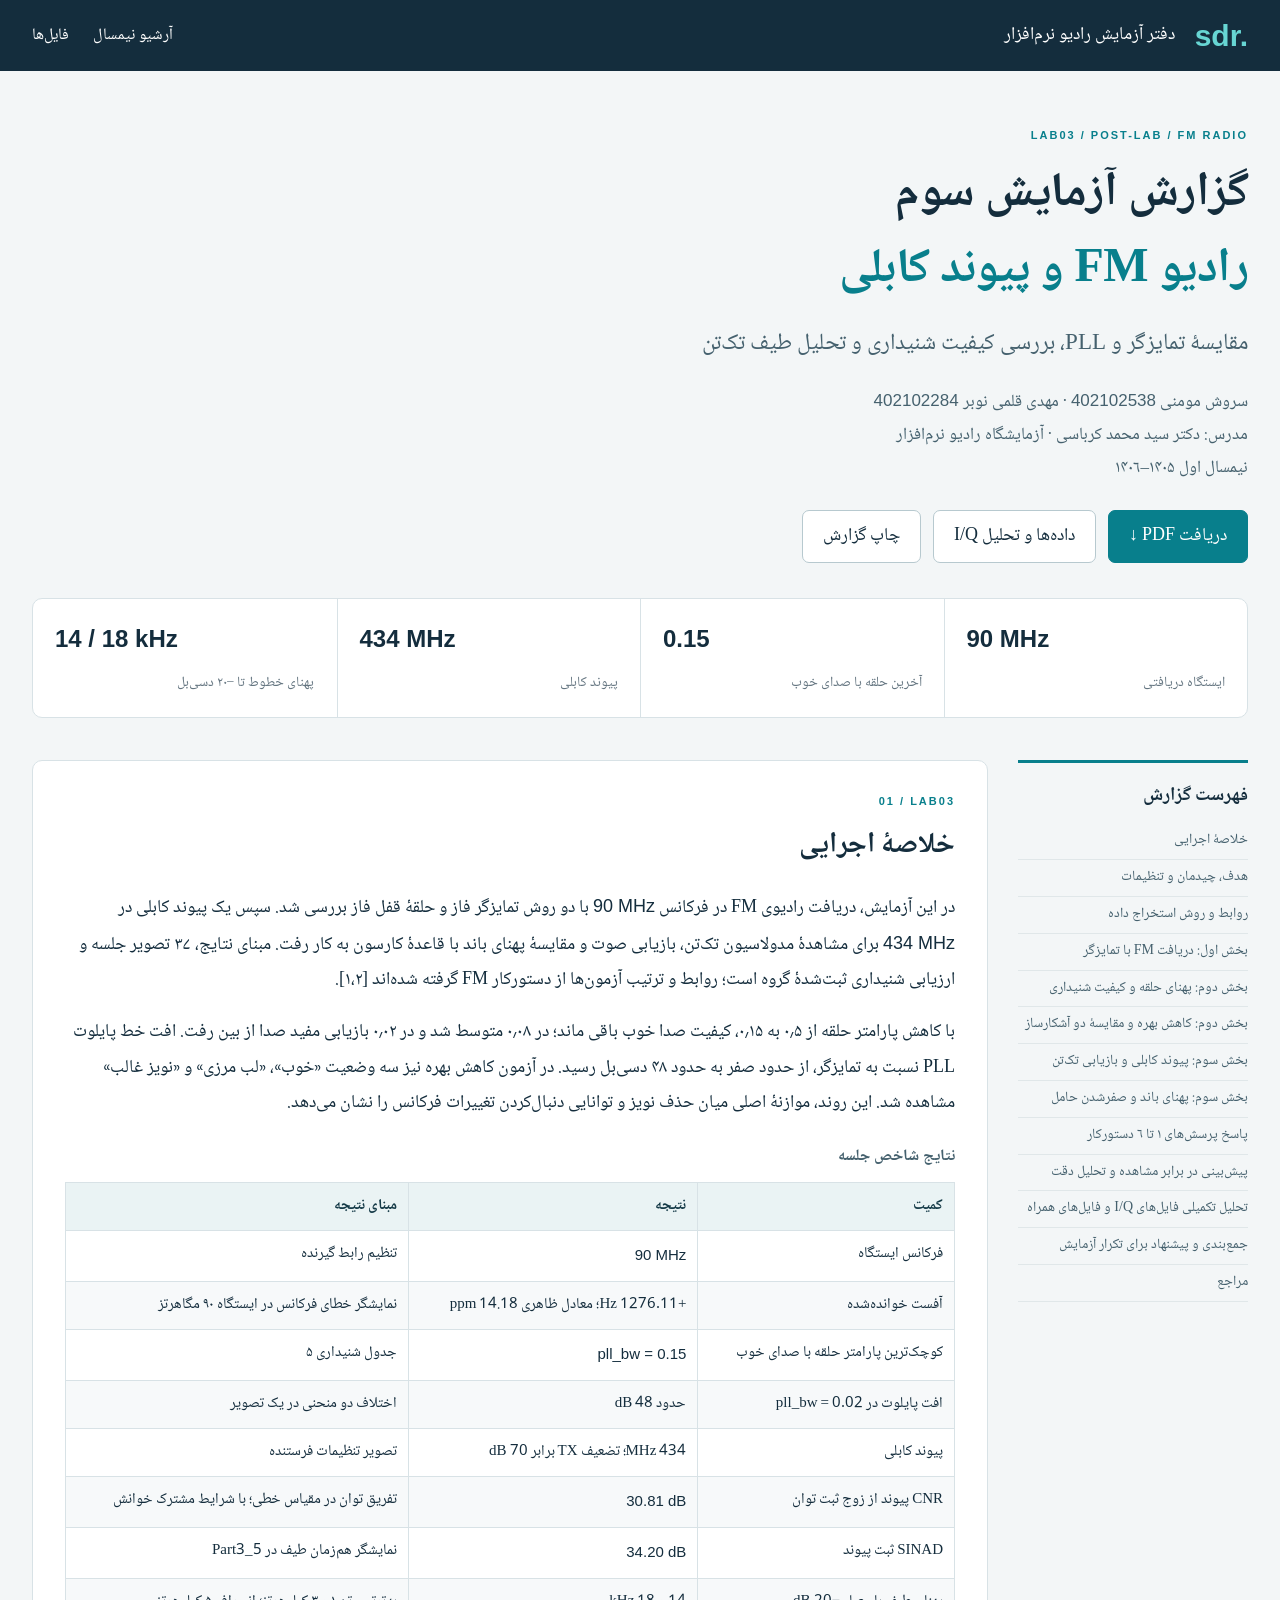
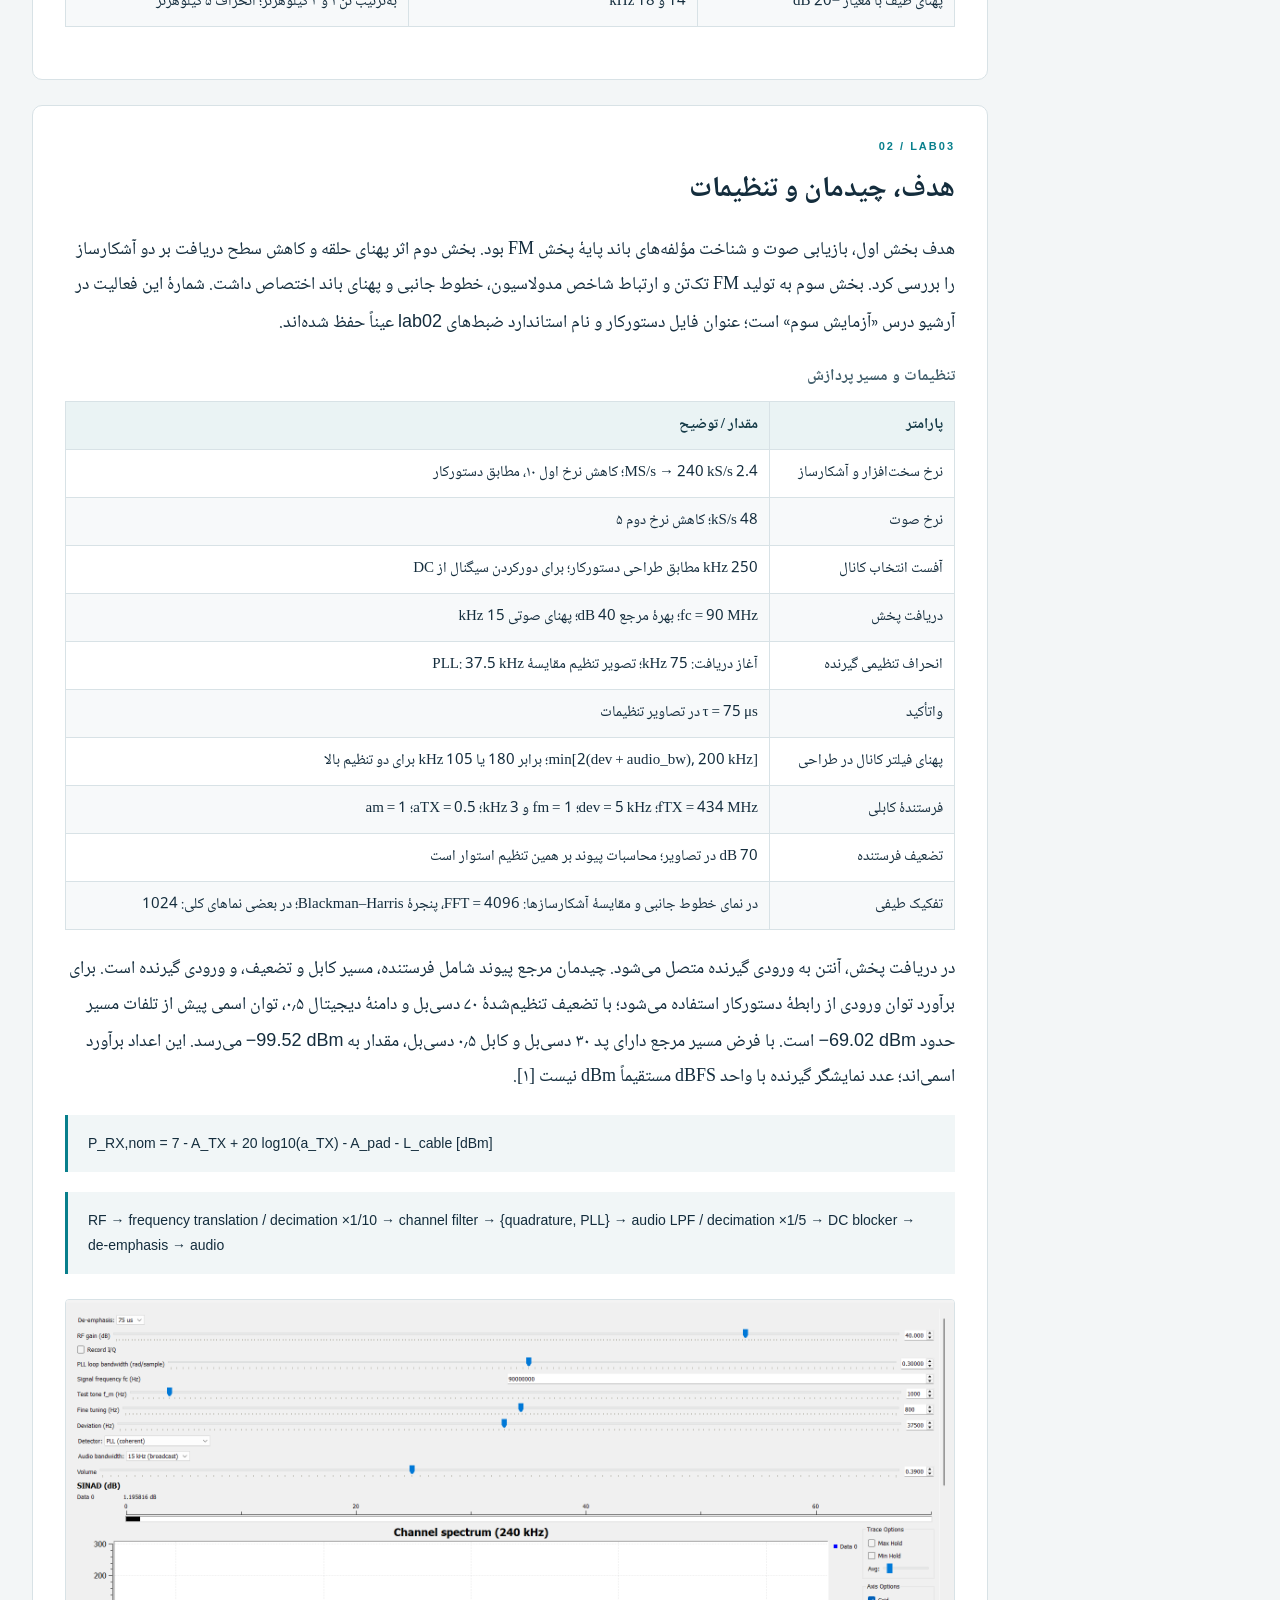
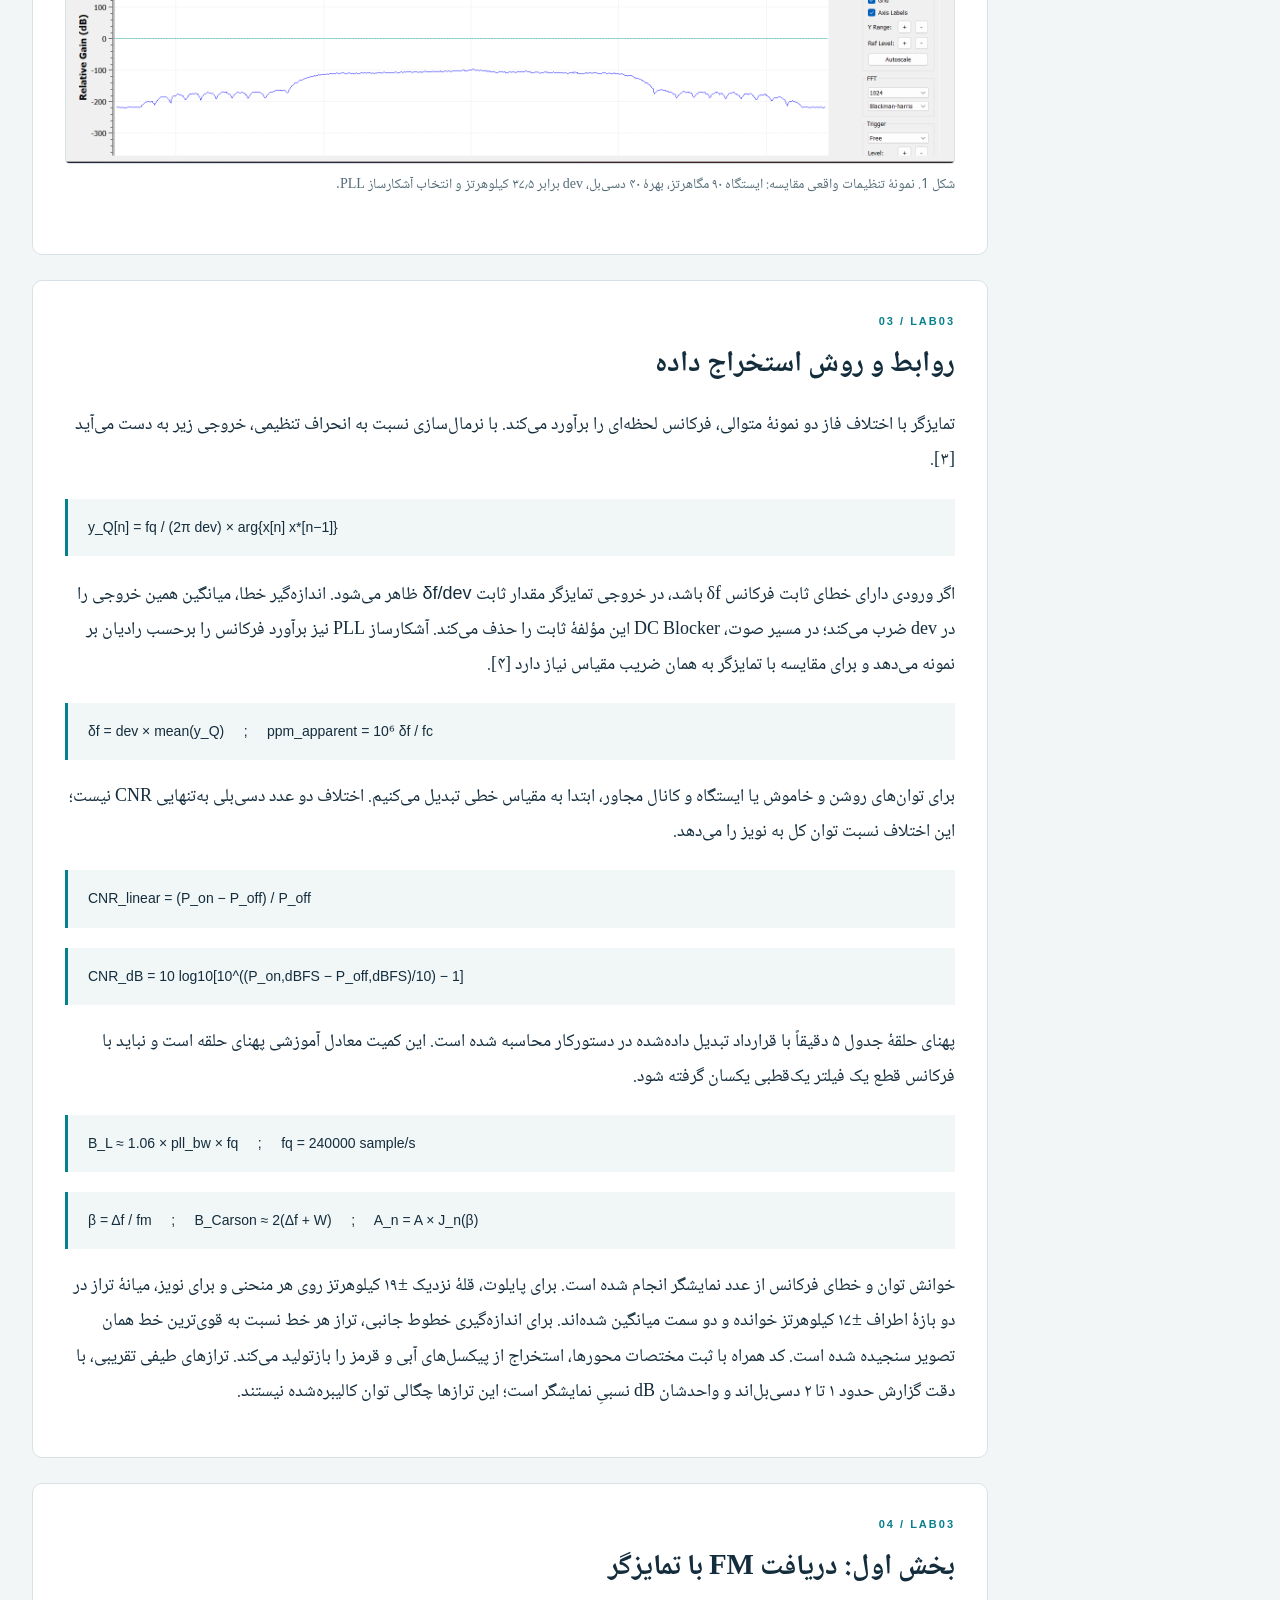
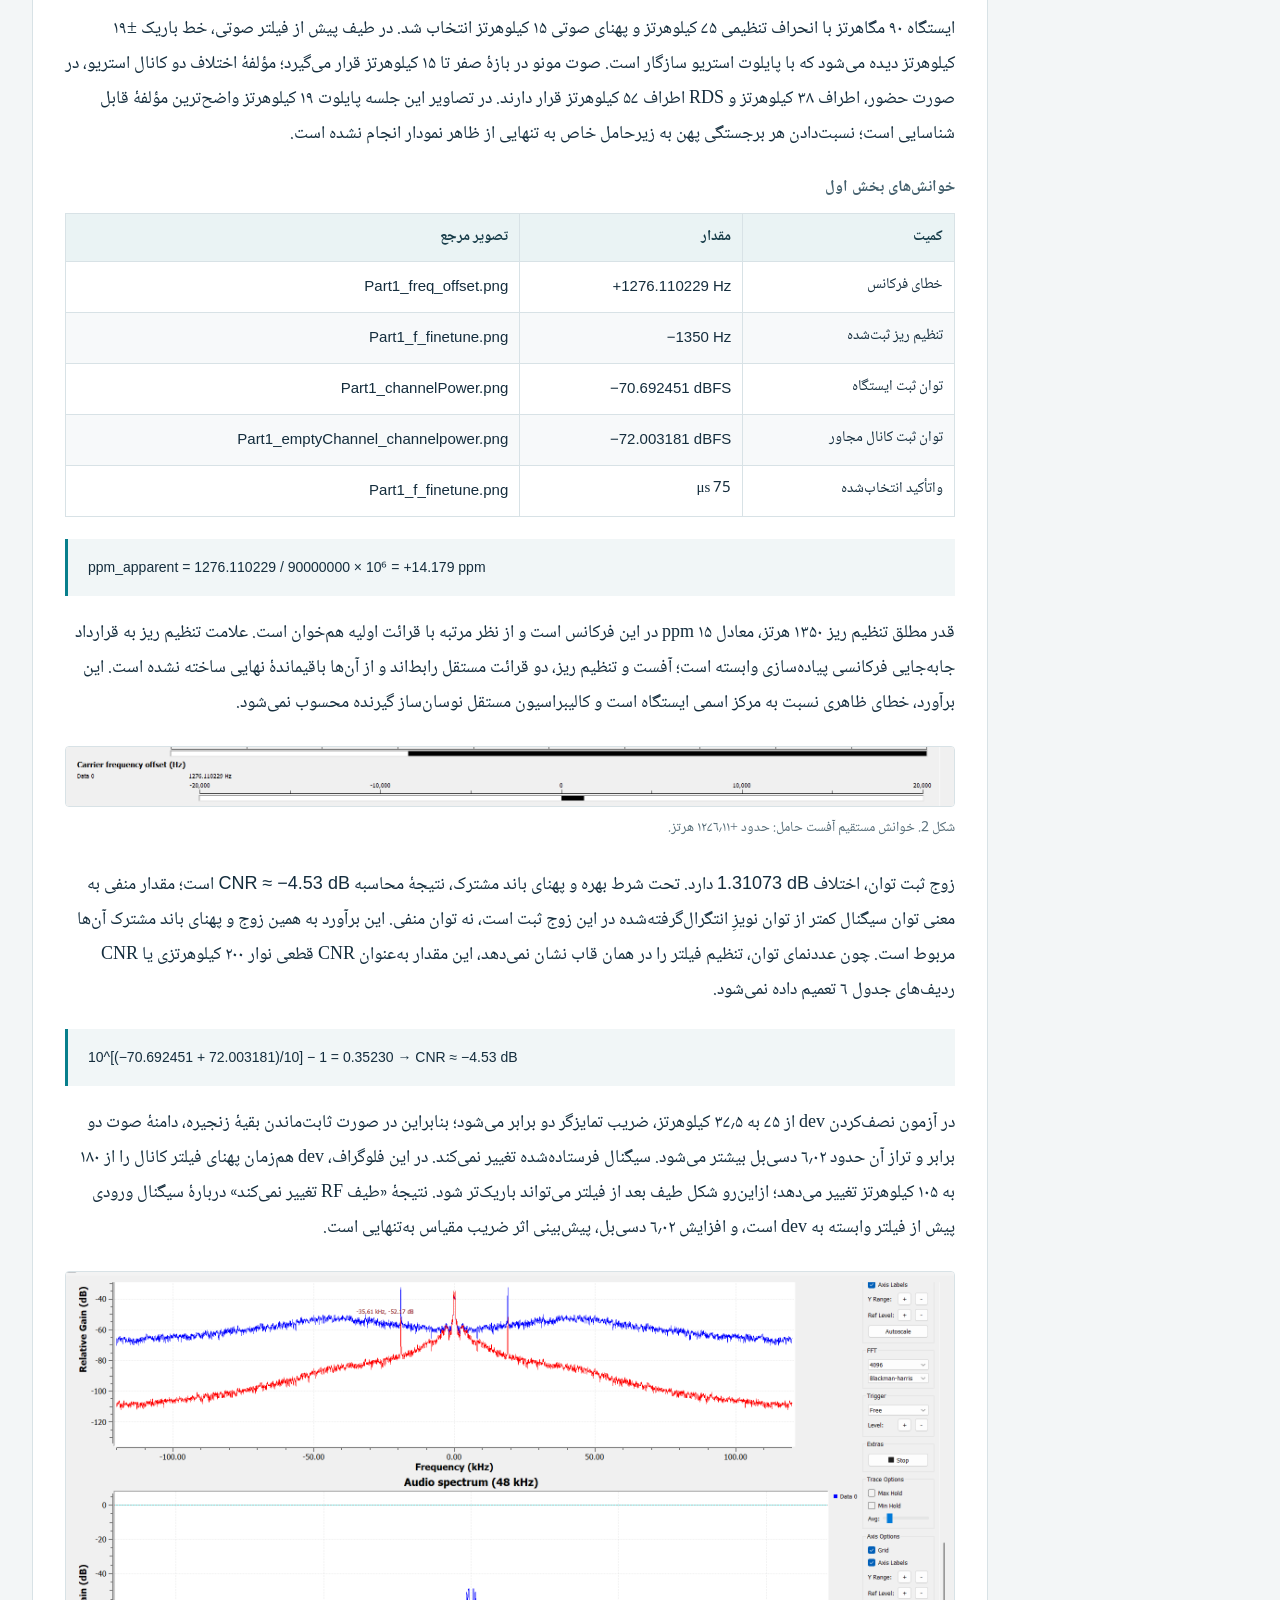
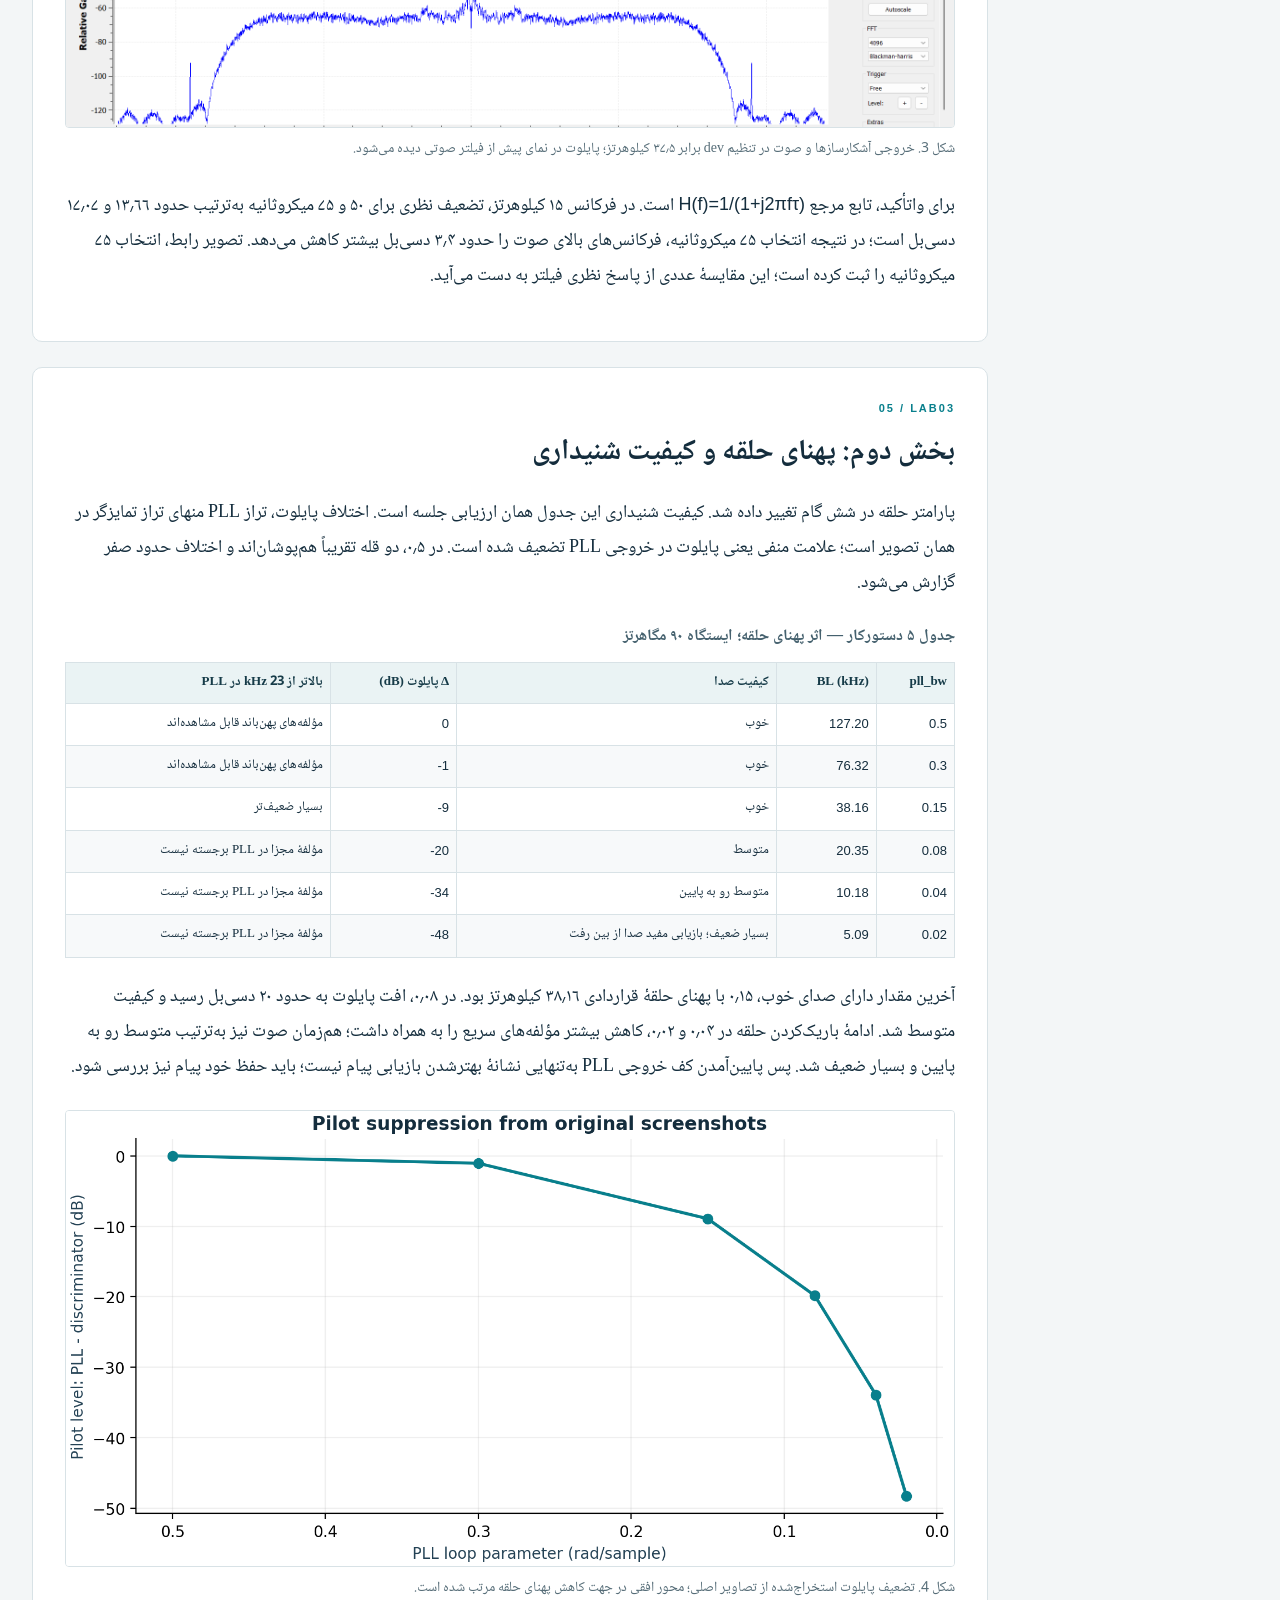
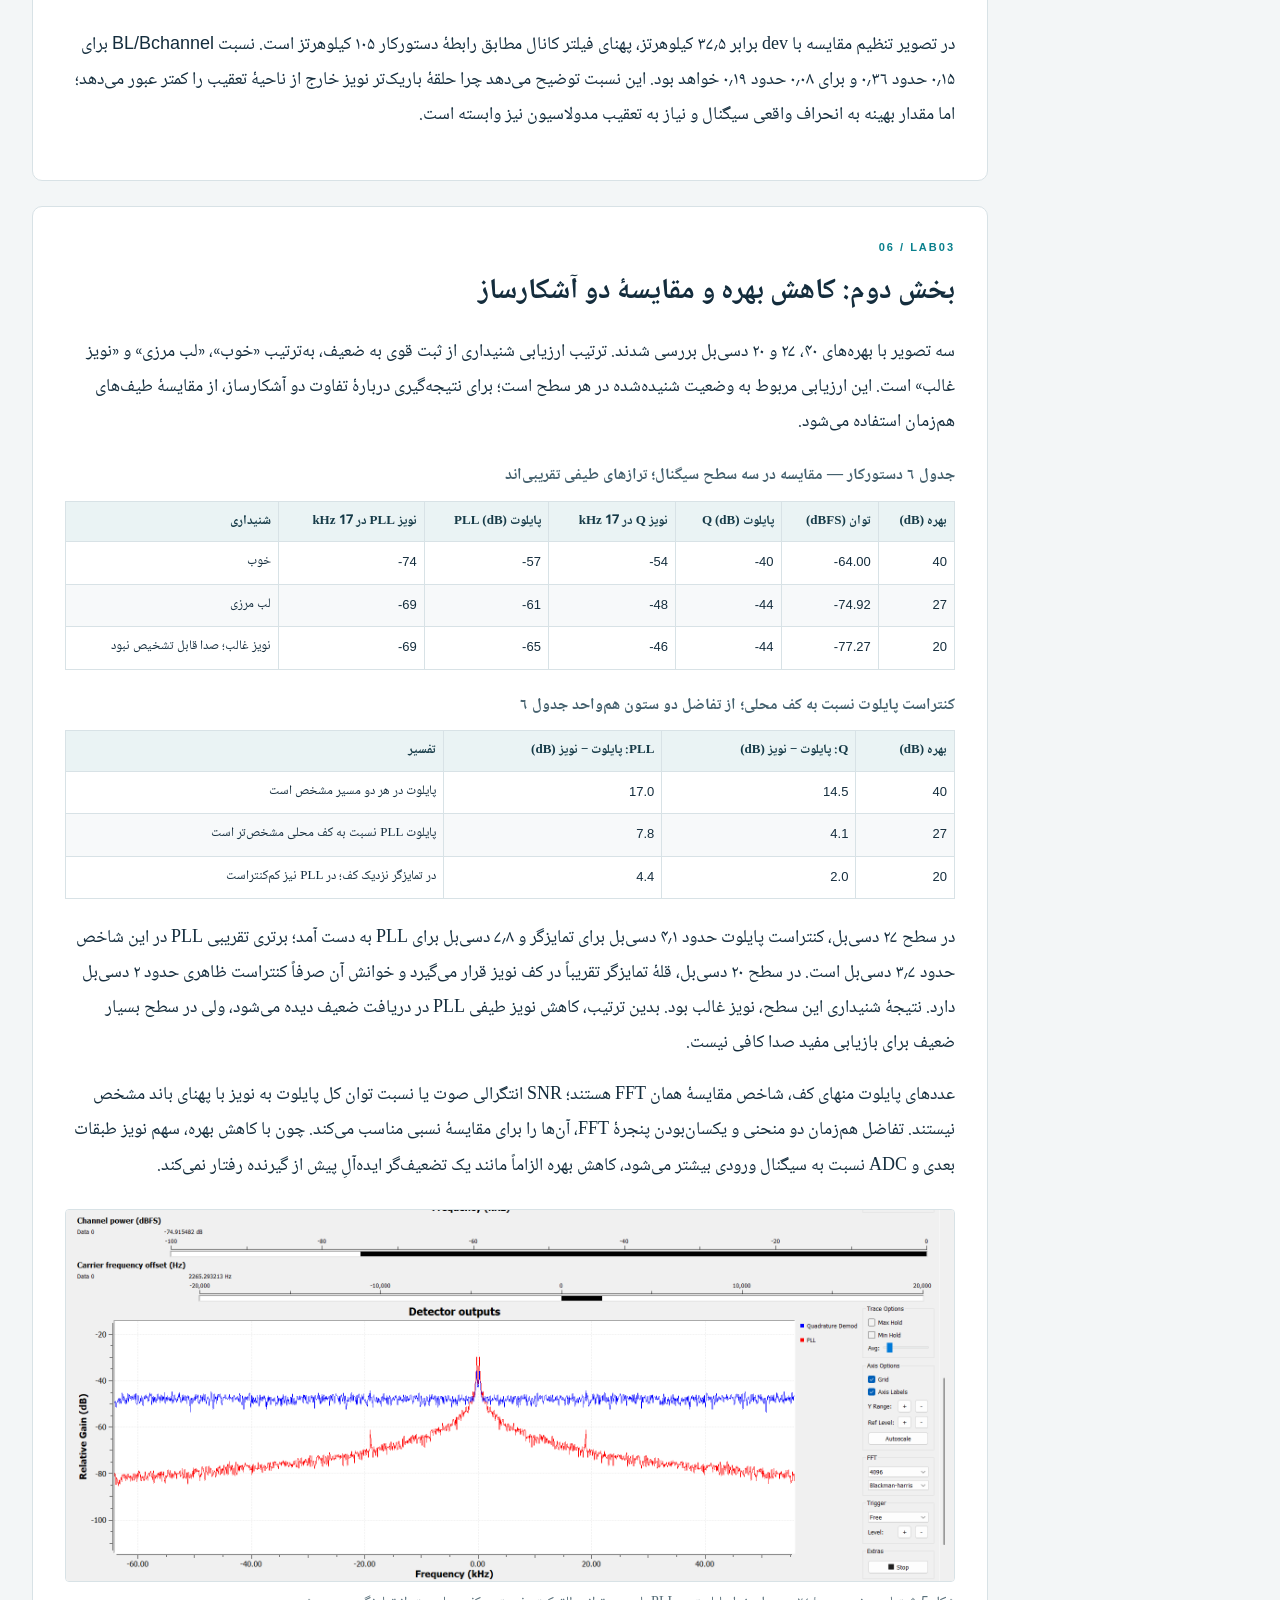
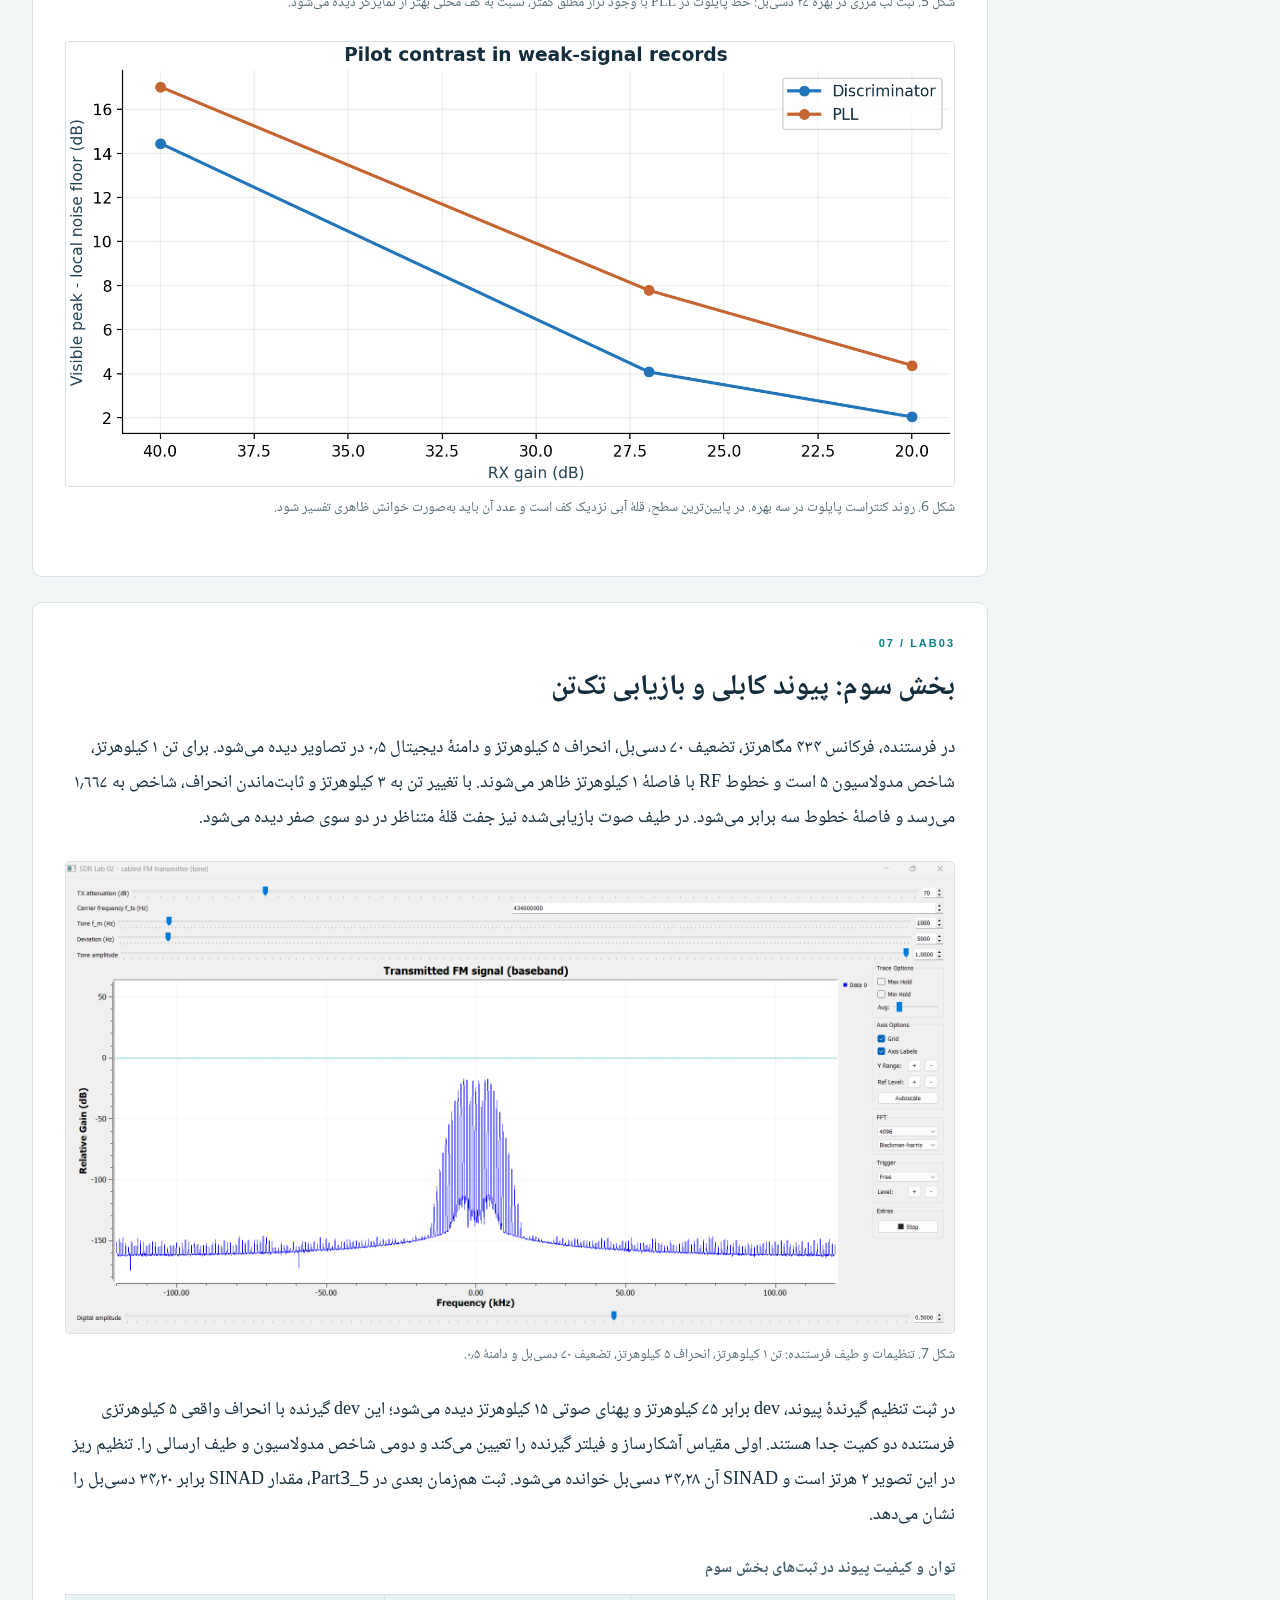
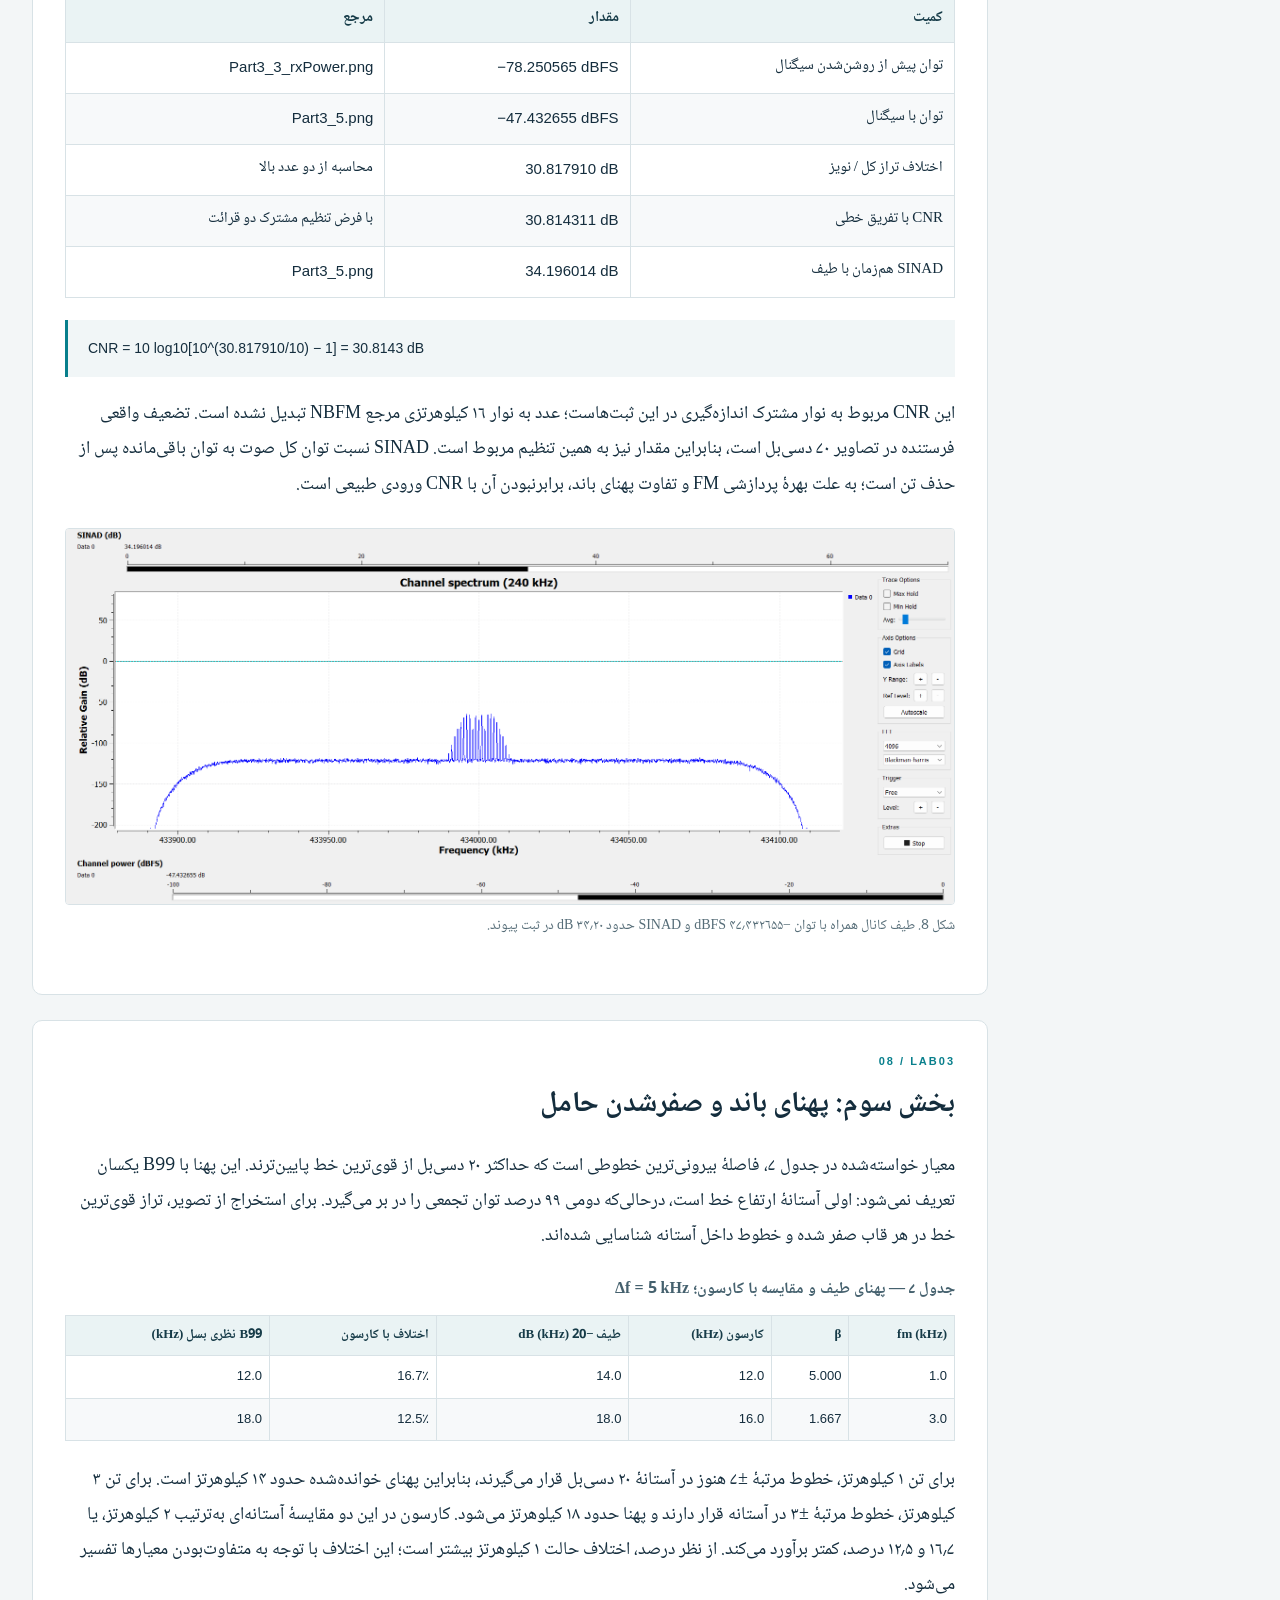
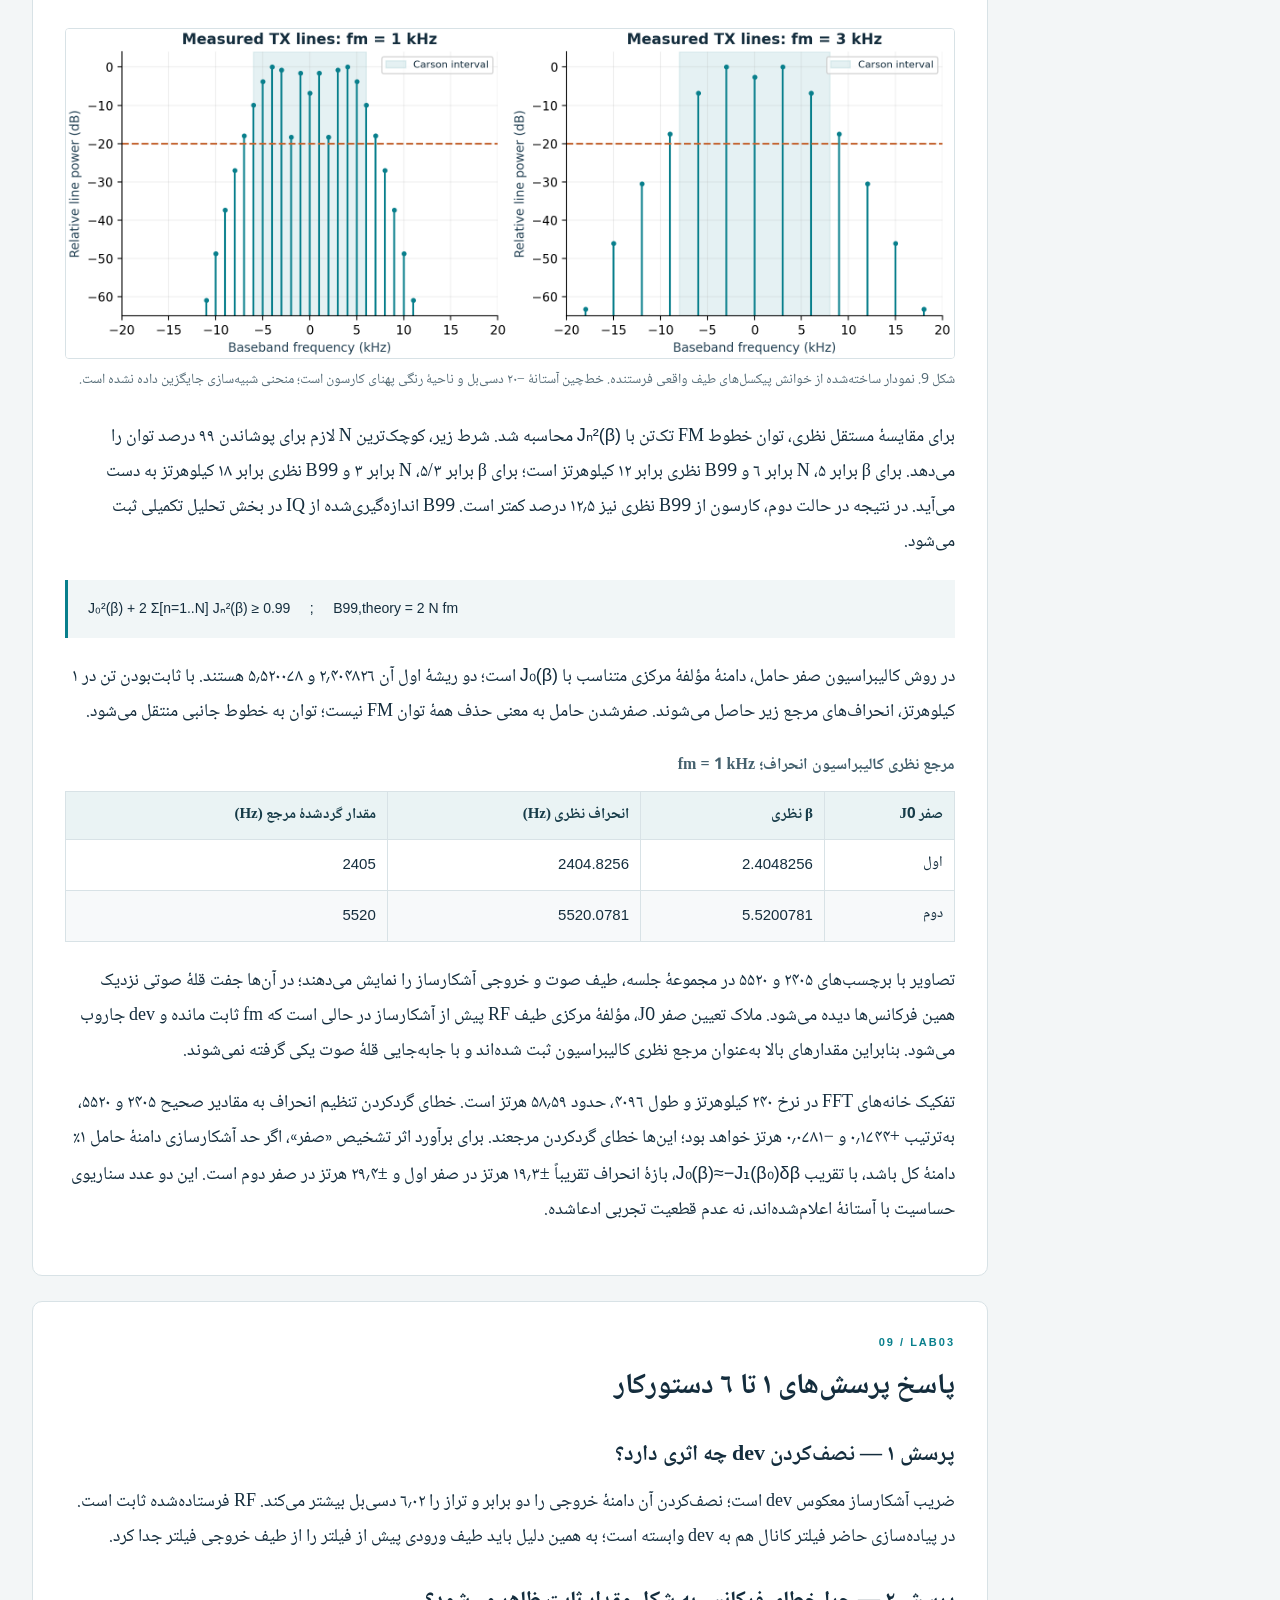
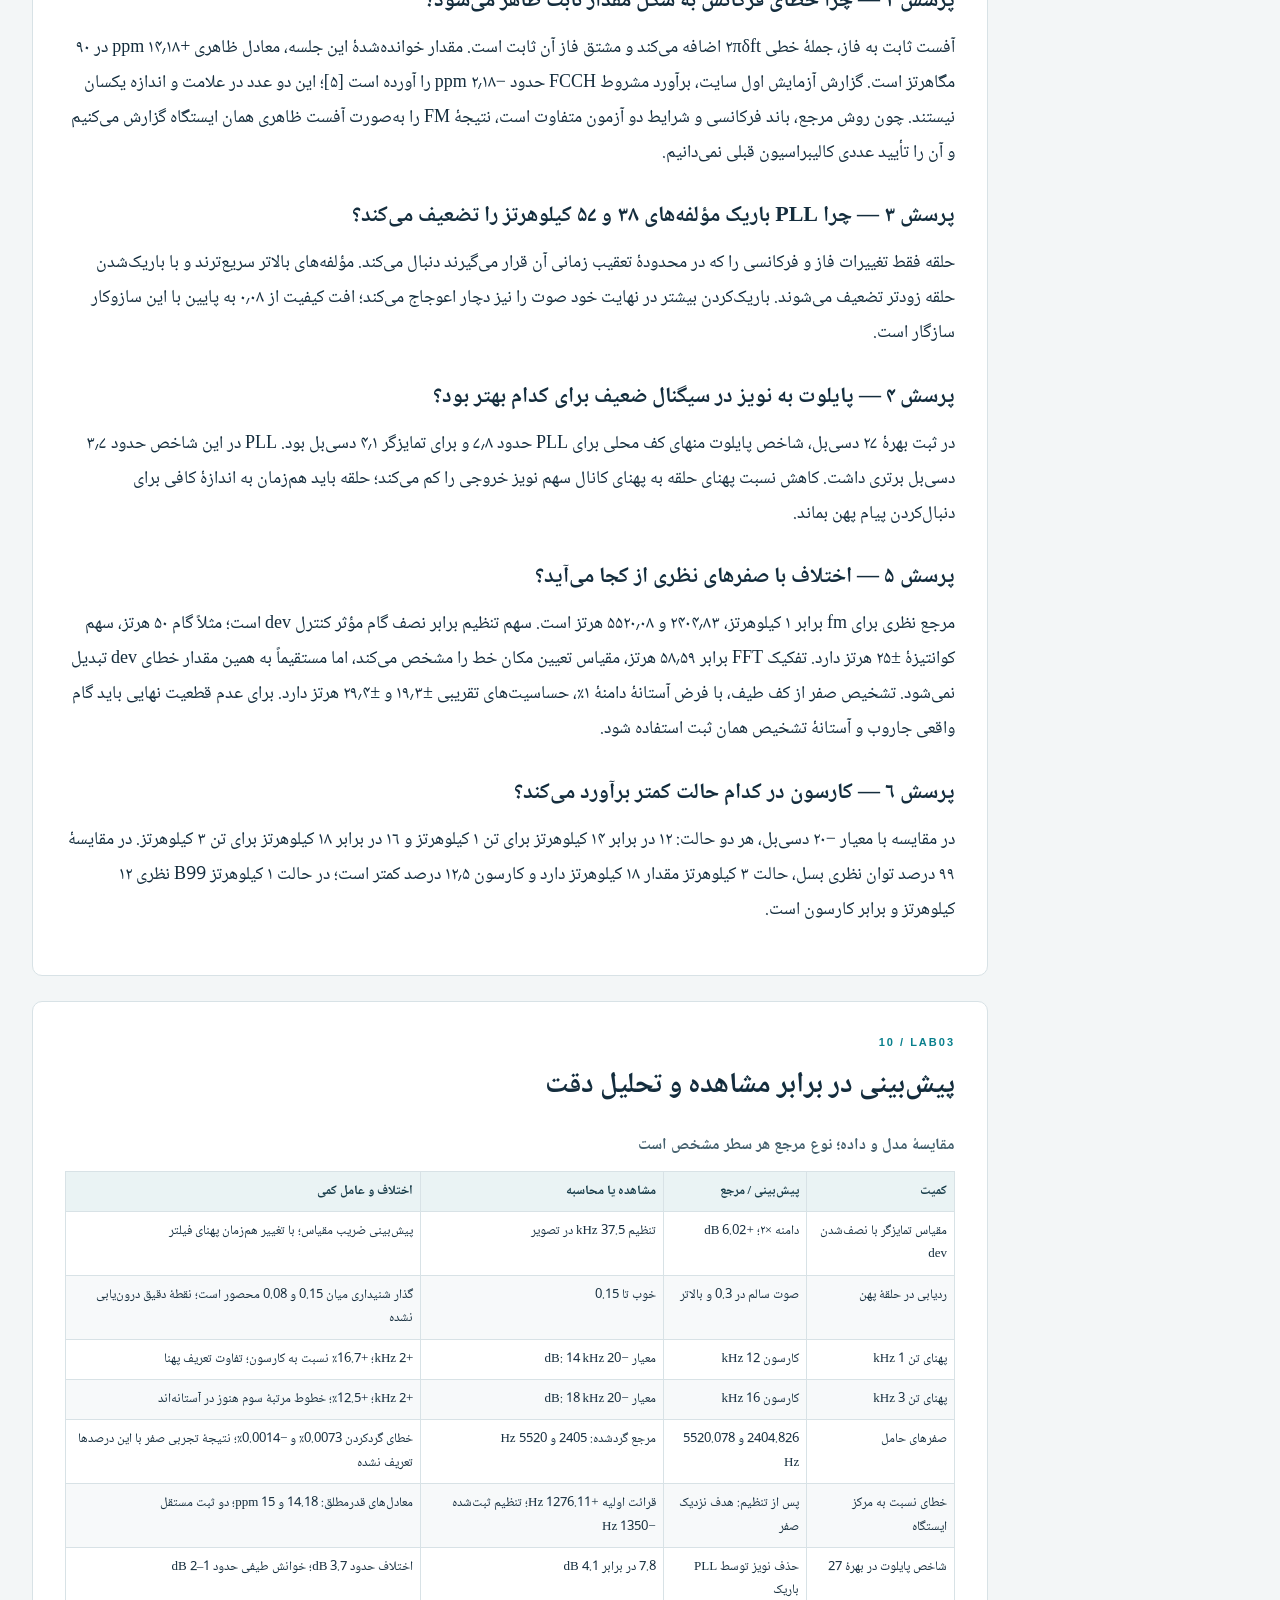
<file: experiments/lab03/post/index.html>
<!doctype html><html lang="fa" dir="rtl"><head><meta charset="utf-8"><meta name="viewport" content="width=device-width,initial-scale=1"><meta name="description" content="گزارش آزمایش سوم رادیو FM: مقایسه تمایزگر و PLL، نتایج شنیداری و پیوند کابلی"><title>گزارش آزمایش سوم | رادیو FM</title><link rel="stylesheet" href="report.css"><script defer src="data/iq_results.js"></script><script defer src="report.js"></script></head><body><a class="skip" href="#main">رفتن به گزارش</a><header class="topbar"><div class="bar"><a class="brand" href="../../../index.html"><b dir="ltr">sdr.</b> دفتر آزمایش رادیو نرم‌افزار</a><nav><a href="../../../index.html#experiments">آرشیو نیمسال</a><a href="#files">فایل‌ها</a></nav></div></header><main id="main"><div class="hero"><p class="eyebrow">LAB03 / POST-LAB / FM RADIO</p><h1>گزارش آزمایش سوم<br><span>رادیو FM و پیوند کابلی</span></h1><p class="lead">مقایسهٔ تمایزگر و PLL، بررسی کیفیت شنیداری و تحلیل طیف تک‌تن</p><p class="identity">سروش مومنی <bdi>402102538</bdi> · مهدی قلمی نوبر <bdi>402102284</bdi><br>مدرس: دکتر سید محمد کرباسی · آزمایشگاه رادیو نرم‌افزار<br>نیمسال اول ۱۴۰۵–۱۴۰۶</p><div class="actions"><a class="btn primary" href="report.pdf">دریافت PDF ↓</a><a class="btn" href="#iq">داده‌ها و تحلیل I/Q</a><button class="btn" onclick="window.print()">چاپ گزارش</button></div><div class="metrics"><div><strong dir="ltr">90 MHz</strong><span>ایستگاه دریافتی</span></div><div><strong dir="ltr">0.15</strong><span>آخرین حلقه با صدای خوب</span></div><div><strong dir="ltr">434 MHz</strong><span>پیوند کابلی</span></div><div><strong dir="ltr">14 / 18 kHz</strong><span>پهنای خطوط تا −۲۰ دسی‌بل</span></div></div></div><div class="layout"><aside class="toc"><b>فهرست گزارش</b><a href="#abstract">خلاصهٔ اجرایی</a><a href="#setup">هدف، چیدمان و تنظیمات</a><a href="#theory">روابط و روش استخراج داده</a><a href="#part1">بخش اول: دریافت FM با تمایزگر</a><a href="#part2">بخش دوم: پهنای حلقه و کیفیت شنیداری</a><a href="#weak">بخش دوم: کاهش بهره و مقایسهٔ دو آشکارساز</a><a href="#cable">بخش سوم: پیوند کابلی و بازیابی تک‌تن</a><a href="#bandwidth">بخش سوم: پهنای باند و صفرشدن حامل</a><a href="#questions">پاسخ پرسش‌های ۱ تا ۶ دستورکار</a><a href="#comparison">پیش‌بینی در برابر مشاهده و تحلیل دقت</a><a href="#iq">تحلیل تکمیلی فایل‌های I/Q و فایل‌های همراه</a><a href="#conclusion">جمع‌بندی و پیشنهاد برای تکرار آزمایش</a><a href="#references">مراجع</a></aside><article><section id="abstract" class="report-section"><p class="eyebrow">01 / LAB03</p><h2>خلاصهٔ اجرایی</h2>
<p>در این آزمایش، دریافت رادیوی FM در فرکانس <bdi>90 MHz</bdi> با دو روش تمایزگر فاز و حلقهٔ قفل فاز بررسی شد. سپس یک پیوند کابلی در <bdi>434 MHz</bdi> برای مشاهدهٔ مدولاسیون تک‌تن، بازیابی صوت و مقایسهٔ پهنای باند با قاعدهٔ کارسون به کار رفت. مبنای نتایج، ۳۷ تصویر جلسه و ارزیابی شنیداری ثبت‌شدهٔ گروه است؛ روابط و ترتیب آزمون‌ها از دستورکار FM گرفته شده‌اند [۱،۲].</p>
<p>با کاهش پارامتر حلقه از ۰٫۵ به ۰٫۱۵، کیفیت صدا خوب باقی ماند؛ در ۰٫۰۸ متوسط شد و در ۰٫۰۲ بازیابی مفید صدا از بین رفت. افت خط پایلوت PLL نسبت به تمایزگر، از حدود صفر به حدود ۴۸ دسی‌بل رسید. در آزمون کاهش بهره نیز سه وضعیت «خوب»، «لب مرزی» و «نویز غالب» مشاهده شد. این روند، موازنهٔ اصلی میان حذف نویز و توانایی دنبال‌کردن تغییرات فرکانس را نشان می‌دهد.</p>
<div class="table-scroll"><table><caption>نتایج شاخص جلسه</caption><thead><tr><th>کمیت</th><th>نتیجه</th><th>مبنای نتیجه</th></tr></thead><tbody>
<tr><td>فرکانس ایستگاه</td><td><bdi dir="ltr">90 MHz</bdi></td><td>تنظیم رابط گیرنده</td></tr>
<tr><td>آفست خوانده‌شده</td><td>+1276.11 Hz؛ معادل ظاهری 14.18 ppm</td><td>نمایشگر خطای فرکانس در ایستگاه ۹۰ مگاهرتز</td></tr>
<tr><td>کوچک‌ترین پارامتر حلقه با صدای خوب</td><td><bdi dir="ltr">pll_bw = 0.15</bdi></td><td>جدول شنیداری ۵</td></tr>
<tr><td>افت پایلوت در pll_bw = 0.02</td><td>حدود 48 dB</td><td>اختلاف دو منحنی در یک تصویر</td></tr>
<tr><td>پیوند کابلی</td><td>434 MHz؛ تضعیف TX برابر 70 dB</td><td>تصویر تنظیمات فرستنده</td></tr>
<tr><td>CNR پیوند از زوج ثبت توان</td><td><bdi dir="ltr">30.81 dB</bdi></td><td>تفریق توان در مقیاس خطی؛ با شرایط مشترک خوانش</td></tr>
<tr><td>SINAD ثبت پیوند</td><td><bdi dir="ltr">34.20 dB</bdi></td><td>نمایشگر هم‌زمان طیف در Part3_5</td></tr>
<tr><td>پهنای طیف با معیار −20 dB</td><td>14 و 18 kHz</td><td>به‌ترتیب تن ۱ و ۳ کیلوهرتز؛ انحراف ۵ کیلوهرتز</td></tr>
</tbody></table></div>
</section>
<section id="setup" class="report-section"><p class="eyebrow">02 / LAB03</p><h2>هدف، چیدمان و تنظیمات</h2>
<p>هدف بخش اول، بازیابی صوت و شناخت مؤلفه‌های باند پایهٔ پخش FM بود. بخش دوم اثر پهنای حلقه و کاهش سطح دریافت بر دو آشکارساز را بررسی کرد. بخش سوم به تولید FM تک‌تن و ارتباط شاخص مدولاسیون، خطوط جانبی و پهنای باند اختصاص داشت. شمارهٔ این فعالیت در آرشیو درس «آزمایش سوم» است؛ عنوان فایل دستورکار و نام استاندارد ضبط‌های <bdi>lab02</bdi> عیناً حفظ شده‌اند.</p>
<div class="table-scroll"><table><caption>تنظیمات و مسیر پردازش</caption><thead><tr><th>پارامتر</th><th>مقدار / توضیح</th></tr></thead><tbody>
<tr><td>نرخ سخت‌افزار و آشکارساز</td><td>2.4 MS/s → 240 kS/s؛ کاهش نرخ اول ۱۰، مطابق دستورکار</td></tr>
<tr><td>نرخ صوت</td><td>48 kS/s؛ کاهش نرخ دوم ۵</td></tr>
<tr><td>آفست انتخاب کانال</td><td>250 kHz مطابق طراحی دستورکار؛ برای دورکردن سیگنال از DC</td></tr>
<tr><td>دریافت پخش</td><td>fc = 90 MHz؛ بهرهٔ مرجع 40 dB؛ پهنای صوتی 15 kHz</td></tr>
<tr><td>انحراف تنظیمی گیرنده</td><td>آغاز دریافت: 75 kHz؛ تصویر تنظیم مقایسهٔ PLL: 37.5 kHz</td></tr>
<tr><td>واتأکید</td><td>τ = 75 μs در تصاویر تنظیمات</td></tr>
<tr><td>پهنای فیلتر کانال در طراحی</td><td>min[2(dev + audio_bw), 200 kHz]؛ برابر 180 یا 105 kHz برای دو تنظیم بالا</td></tr>
<tr><td>فرستندهٔ کابلی</td><td>fTX = 434 MHz؛ dev = 5 kHz؛ fm = 1 و 3 kHz؛ aTX = 0.5؛ am = 1</td></tr>
<tr><td>تضعیف فرستنده</td><td>70 dB در تصاویر؛ محاسبات پیوند بر همین تنظیم استوار است</td></tr>
<tr><td>تفکیک طیفی</td><td>در نمای خطوط جانبی و مقایسهٔ آشکارسازها: FFT = 4096، پنجرهٔ Blackman–Harris؛ در بعضی نماهای کلی: 1024</td></tr>
</tbody></table></div>
<p>در دریافت پخش، آنتن به ورودی گیرنده متصل می‌شود. چیدمان مرجع پیوند شامل فرستنده، مسیر کابل و تضعیف، و ورودی گیرنده است. برای برآورد توان ورودی از رابطهٔ دستورکار استفاده می‌شود؛ با تضعیف تنظیم‌شدهٔ ۷۰ دسی‌بل و دامنهٔ دیجیتال ۰٫۵، توان اسمی پیش از تلفات مسیر حدود <bdi>−69.02 dBm</bdi> است. با فرض مسیر مرجع دارای پد ۳۰ دسی‌بل و کابل ۰٫۵ دسی‌بل، مقدار به <bdi>−99.52 dBm</bdi> می‌رسد. این اعداد برآورد اسمی‌اند؛ عدد نمایشگر گیرنده با واحد dBFS مستقیماً dBm نیست [۱].</p>
<div class="eq" dir="ltr">P_RX,nom = 7 - A_TX + 20 log10(a_TX) - A_pad - L_cable [dBm]</div>
<div class="eq" dir="ltr">RF → frequency translation / decimation ×1/10 → channel filter → {quadrature, PLL} → audio LPF / decimation ×1/5 → DC blocker → de-emphasis → audio</div>
<figure><a href="assets/screenshots/Part2_PLL_0.3_2.png" target="_blank" rel="noopener"><img loading="lazy" src="assets/screenshots/Part2_PLL_0.3_2.png" alt="نمونهٔ تنظیمات واقعی مقایسه: ایستگاه ۹۰ مگاهرتز، بهرهٔ ۴۰ دسی‌بل، dev برابر ۳۷٫۵ کیلوهرتز و انتخاب آشکارساز PLL."></a><figcaption>شکل 1. نمونهٔ تنظیمات واقعی مقایسه: ایستگاه ۹۰ مگاهرتز، بهرهٔ ۴۰ دسی‌بل، dev برابر ۳۷٫۵ کیلوهرتز و انتخاب آشکارساز PLL.</figcaption></figure>
</section>
<section id="theory" class="report-section"><p class="eyebrow">03 / LAB03</p><h2>روابط و روش استخراج داده</h2>
<p>تمایزگر با اختلاف فاز دو نمونهٔ متوالی، فرکانس لحظه‌ای را برآورد می‌کند. با نرمال‌سازی نسبت به انحراف تنظیمی، خروجی زیر به دست می‌آید [۳].</p>
<div class="eq" dir="ltr">y_Q[n] = fq / (2π dev) × arg{x[n] x*[n−1]}</div>
<p>اگر ورودی دارای خطای ثابت فرکانس δf باشد، در خروجی تمایزگر مقدار ثابت <bdi>δf/dev</bdi> ظاهر می‌شود. اندازه‌گیر خطا، میانگین همین خروجی را در dev ضرب می‌کند؛ در مسیر صوت، DC Blocker این مؤلفهٔ ثابت را حذف می‌کند. آشکارساز PLL نیز برآورد فرکانس را برحسب رادیان بر نمونه می‌دهد و برای مقایسه با تمایزگر به همان ضریب مقیاس نیاز دارد [۴].</p>
<div class="eq" dir="ltr">δf = dev × mean(y_Q)     ;     ppm_apparent = 10⁶ δf / fc</div>
<p>برای توان‌های روشن و خاموش یا ایستگاه و کانال مجاور، ابتدا به مقیاس خطی تبدیل می‌کنیم. اختلاف دو عدد دسی‌بلی به‌تنهایی CNR نیست؛ این اختلاف نسبت توان کل به نویز را می‌دهد.</p>
<div class="eq" dir="ltr">CNR_linear = (P_on − P_off) / P_off</div>
<div class="eq" dir="ltr">CNR_dB = 10 log10[10^((P_on,dBFS − P_off,dBFS)/10) − 1]</div>
<p>پهنای حلقهٔ جدول ۵ دقیقاً با قرارداد تبدیل داده‌شده در دستورکار محاسبه شده است. این کمیت معادل آموزشی پهنای حلقه است و نباید با فرکانس قطع یک فیلتر یک‌قطبی یکسان گرفته شود.</p>
<div class="eq" dir="ltr">B_L ≈ 1.06 × pll_bw × fq     ;     fq = 240000 sample/s</div>
<div class="eq" dir="ltr">β = Δf / fm     ;     B_Carson ≈ 2(Δf + W)     ;     A_n = A × J_n(β)</div>
<p>خوانش توان و خطای فرکانس از عدد نمایشگر انجام شده است. برای پایلوت، قلهٔ نزدیک ±۱۹ کیلوهرتز روی هر منحنی و برای نویز، میانهٔ تراز در دو بازهٔ اطراف ±۱۷ کیلوهرتز خوانده و دو سمت میانگین شده‌اند. برای اندازه‌گیری خطوط جانبی، تراز هر خط نسبت به قوی‌ترین خط همان تصویر سنجیده شده است. کد همراه با ثبت مختصات محورها، استخراج از پیکسل‌های آبی و قرمز را بازتولید می‌کند. ترازهای طیفی تقریبی، با دقت گزارش حدود ۱ تا ۲ دسی‌بل‌اند و واحدشان dB نسبیِ نمایشگر است؛ این ترازها چگالی توان کالیبره‌شده نیستند.</p>
</section>
<section id="part1" class="report-section"><p class="eyebrow">04 / LAB03</p><h2>بخش اول: دریافت FM با تمایزگر</h2>
<p>ایستگاه ۹۰ مگاهرتز با انحراف تنظیمی ۷۵ کیلوهرتز و پهنای صوتی ۱۵ کیلوهرتز انتخاب شد. در طیف پیش از فیلتر صوتی، خط باریک ±۱۹ کیلوهرتز دیده می‌شود که با پایلوت استریو سازگار است. صوت مونو در بازهٔ صفر تا ۱۵ کیلوهرتز قرار می‌گیرد؛ مؤلفهٔ اختلاف دو کانال استریو، در صورت حضور، اطراف ۳۸ کیلوهرتز و RDS اطراف ۵۷ کیلوهرتز قرار دارند. در تصاویر این جلسه پایلوت ۱۹ کیلوهرتز واضح‌ترین مؤلفهٔ قابل شناسایی است؛ نسبت‌دادن هر برجستگی پهن به زیرحامل خاص به تنهایی از ظاهر نمودار انجام نشده است.</p>
<div class="table-scroll"><table><caption>خوانش‌های بخش اول</caption><thead><tr><th>کمیت</th><th>مقدار</th><th>تصویر مرجع</th></tr></thead><tbody>
<tr><td>خطای فرکانس</td><td><bdi dir="ltr">+1276.110229 Hz</bdi></td><td><bdi dir="ltr">Part1_freq_offset.png</bdi></td></tr>
<tr><td>تنظیم ریز ثبت‌شده</td><td><bdi dir="ltr">−1350 Hz</bdi></td><td><bdi dir="ltr">Part1_f_finetune.png</bdi></td></tr>
<tr><td>توان ثبت ایستگاه</td><td><bdi dir="ltr">−70.692451 dBFS</bdi></td><td><bdi dir="ltr">Part1_channelPower.png</bdi></td></tr>
<tr><td>توان ثبت کانال مجاور</td><td><bdi dir="ltr">−72.003181 dBFS</bdi></td><td><bdi dir="ltr">Part1_emptyChannel_channelpower.png</bdi></td></tr>
<tr><td>واتأکید انتخاب‌شده</td><td>75 μs</td><td><bdi dir="ltr">Part1_f_finetune.png</bdi></td></tr>
</tbody></table></div>
<div class="eq" dir="ltr">ppm_apparent = 1276.110229 / 90000000 × 10⁶ = +14.179 ppm</div>
<p>قدر مطلق تنظیم ریز ۱۳۵۰ هرتز، معادل ۱۵ ppm در این فرکانس است و از نظر مرتبه با قرائت اولیه هم‌خوان است. علامت تنظیم ریز به قرارداد جابه‌جایی فرکانسی پیاده‌سازی وابسته است؛ آفست و تنظیم ریز، دو قرائت مستقل رابط‌اند و از آن‌ها باقیماندهٔ نهایی ساخته نشده است. این برآورد، خطای ظاهری نسبت به مرکز اسمی ایستگاه است و کالیبراسیون مستقل نوسان‌ساز گیرنده محسوب نمی‌شود.</p>
<figure><a href="assets/screenshots/Part1_freq_offset.png" target="_blank" rel="noopener"><img loading="lazy" src="assets/screenshots/Part1_freq_offset.png" alt="خوانش مستقیم آفست حامل: حدود +۱۲۷۶٫۱۱ هرتز."></a><figcaption>شکل 2. خوانش مستقیم آفست حامل: حدود +۱۲۷۶٫۱۱ هرتز.</figcaption></figure>
<p>زوج ثبت توان، اختلاف <bdi>1.31073 dB</bdi> دارد. تحت شرط بهره و پهنای باند مشترک، نتیجهٔ محاسبه <bdi>CNR ≈ −4.53 dB</bdi> است؛ مقدار منفی به معنی توان سیگنال کمتر از توان نویزِ انتگرال‌گرفته‌شده در این زوج ثبت است، نه توان منفی. این برآورد به همین زوج و پهنای باند مشترک آن‌ها مربوط است. چون عددنمای توان، تنظیم فیلتر را در همان قاب نشان نمی‌دهد، این مقدار به‌عنوان CNR قطعی نوار ۲۰۰ کیلوهرتزی یا CNR ردیف‌های جدول ۶ تعمیم داده نمی‌شود.</p>
<div class="eq" dir="ltr">10^[(−70.692451 + 72.003181)/10] − 1 = 0.35230 → CNR ≈ −4.53 dB</div>
<p>در آزمون نصف‌کردن dev از ۷۵ به ۳۷٫۵ کیلوهرتز، ضریب تمایزگر دو برابر می‌شود؛ بنابراین در صورت ثابت‌ماندن بقیهٔ زنجیره، دامنهٔ صوت دو برابر و تراز آن حدود ۶٫۰۲ دسی‌بل بیشتر می‌شود. سیگنال فرستاده‌شده تغییر نمی‌کند. در این فلوگراف، dev هم‌زمان پهنای فیلتر کانال را از ۱۸۰ به ۱۰۵ کیلوهرتز تغییر می‌دهد؛ ازاین‌رو شکل طیف بعد از فیلتر می‌تواند باریک‌تر شود. نتیجهٔ «طیف RF تغییر نمی‌کند» دربارهٔ سیگنال ورودی پیش از فیلتر وابسته به dev است، و افزایش ۶٫۰۲ دسی‌بل، پیش‌بینی اثر ضریب مقیاس به‌تنهایی است.</p>
<figure><a href="assets/screenshots/Part1_dev=37.5.png" target="_blank" rel="noopener"><img loading="lazy" src="assets/screenshots/Part1_dev=37.5.png" alt="خروجی آشکارسازها و صوت در تنظیم dev برابر ۳۷٫۵ کیلوهرتز؛ پایلوت در نمای پیش از فیلتر صوتی دیده می‌شود."></a><figcaption>شکل 3. خروجی آشکارسازها و صوت در تنظیم dev برابر ۳۷٫۵ کیلوهرتز؛ پایلوت در نمای پیش از فیلتر صوتی دیده می‌شود.</figcaption></figure>
<p>برای واتأکید، تابع مرجع <bdi>H(f)=1/(1+j2πfτ)</bdi> است. در فرکانس ۱۵ کیلوهرتز، تضعیف نظری برای ۵۰ و ۷۵ میکروثانیه به‌ترتیب حدود ۱۳٫۶۶ و ۱۷٫۰۷ دسی‌بل است؛ در نتیجه انتخاب ۷۵ میکروثانیه، فرکانس‌های بالای صوت را حدود ۳٫۴ دسی‌بل بیشتر کاهش می‌دهد. تصویر رابط، انتخاب ۷۵ میکروثانیه را ثبت کرده است؛ این مقایسهٔ عددی از پاسخ نظری فیلتر به دست می‌آید.</p>
</section>
<section id="part2" class="report-section"><p class="eyebrow">05 / LAB03</p><h2>بخش دوم: پهنای حلقه و کیفیت شنیداری</h2>
<p>پارامتر حلقه در شش گام تغییر داده شد. کیفیت شنیداری این جدول همان ارزیابی جلسه است. اختلاف پایلوت، تراز PLL منهای تراز تمایزگر در همان تصویر است؛ علامت منفی یعنی پایلوت در خروجی PLL تضعیف شده است. در ۰٫۵، دو قله تقریباً هم‌پوشان‌اند و اختلاف حدود صفر گزارش می‌شود.</p>
<div class="table-scroll"><table class="compact"><caption>جدول ۵ دستورکار — اثر پهنای حلقه؛ ایستگاه ۹۰ مگاهرتز</caption><thead><tr><th>pll_bw</th><th>BL (kHz)</th><th>کیفیت صدا</th><th>Δ پایلوت (dB)</th><th>بالاتر از 23 kHz در PLL</th></tr></thead><tbody>
<tr><td><bdi dir="ltr">0.5</bdi></td><td><bdi dir="ltr"><bdi dir="ltr">127.20</bdi></bdi></td><td>خوب</td><td><bdi dir="ltr"><bdi dir="ltr">0</bdi></bdi></td><td>مؤلفه‌های پهن‌باند قابل مشاهده‌اند</td></tr>
<tr><td><bdi dir="ltr">0.3</bdi></td><td><bdi dir="ltr"><bdi dir="ltr">76.32</bdi></bdi></td><td>خوب</td><td><bdi dir="ltr"><bdi dir="ltr">-1</bdi></bdi></td><td>مؤلفه‌های پهن‌باند قابل مشاهده‌اند</td></tr>
<tr><td><bdi dir="ltr">0.15</bdi></td><td><bdi dir="ltr"><bdi dir="ltr">38.16</bdi></bdi></td><td>خوب</td><td><bdi dir="ltr"><bdi dir="ltr">-9</bdi></bdi></td><td>بسیار ضعیف‌تر</td></tr>
<tr><td><bdi dir="ltr">0.08</bdi></td><td><bdi dir="ltr"><bdi dir="ltr">20.35</bdi></bdi></td><td>متوسط</td><td><bdi dir="ltr"><bdi dir="ltr">-20</bdi></bdi></td><td>مؤلفهٔ مجزا در PLL برجسته نیست</td></tr>
<tr><td><bdi dir="ltr">0.04</bdi></td><td><bdi dir="ltr"><bdi dir="ltr">10.18</bdi></bdi></td><td>متوسط رو به پایین</td><td><bdi dir="ltr"><bdi dir="ltr">-34</bdi></bdi></td><td>مؤلفهٔ مجزا در PLL برجسته نیست</td></tr>
<tr><td><bdi dir="ltr">0.02</bdi></td><td><bdi dir="ltr"><bdi dir="ltr">5.09</bdi></bdi></td><td>بسیار ضعیف؛ بازیابی مفید صدا از بین رفت</td><td><bdi dir="ltr"><bdi dir="ltr">-48</bdi></bdi></td><td>مؤلفهٔ مجزا در PLL برجسته نیست</td></tr>
</tbody></table></div>
<p>آخرین مقدار دارای صدای خوب، ۰٫۱۵ با پهنای حلقهٔ قراردادی ۳۸٫۱۶ کیلوهرتز بود. در ۰٫۰۸، افت پایلوت به حدود ۲۰ دسی‌بل رسید و کیفیت متوسط شد. ادامهٔ باریک‌کردن حلقه در ۰٫۰۴ و ۰٫۰۲، کاهش بیشتر مؤلفه‌های سریع را به همراه داشت؛ هم‌زمان صوت نیز به‌ترتیب متوسط رو به پایین و بسیار ضعیف شد. پس پایین‌آمدن کف خروجی PLL به‌تنهایی نشانهٔ بهترشدن بازیابی پیام نیست؛ باید حفظ خود پیام نیز بررسی شود.</p>
<figure><a href="figures/pll_pilot.png" target="_blank" rel="noopener"><img loading="lazy" src="figures/pll_pilot.png" alt="تضعیف پایلوت استخراج‌شده از تصاویر اصلی؛ محور افقی در جهت کاهش پهنای حلقه مرتب شده است."></a><figcaption>شکل 4. تضعیف پایلوت استخراج‌شده از تصاویر اصلی؛ محور افقی در جهت کاهش پهنای حلقه مرتب شده است.</figcaption></figure>
<p>در تصویر تنظیم مقایسه با dev برابر ۳۷٫۵ کیلوهرتز، پهنای فیلتر کانال مطابق رابطهٔ دستورکار ۱۰۵ کیلوهرتز است. نسبت <bdi>BL/Bchannel</bdi> برای ۰٫۱۵ حدود ۰٫۳۶ و برای ۰٫۰۸ حدود ۰٫۱۹ خواهد بود. این نسبت توضیح می‌دهد چرا حلقهٔ باریک‌تر نویز خارج از ناحیهٔ تعقیب را کمتر عبور می‌دهد؛ اما مقدار بهینه به انحراف واقعی سیگنال و نیاز به تعقیب مدولاسیون نیز وابسته است.</p>
</section>
<section id="weak" class="report-section"><p class="eyebrow">06 / LAB03</p><h2>بخش دوم: کاهش بهره و مقایسهٔ دو آشکارساز</h2>
<p>سه تصویر با بهره‌های ۴۰، ۲۷ و ۲۰ دسی‌بل بررسی شدند. ترتیب ارزیابی شنیداری از ثبت قوی به ضعیف، به‌ترتیب «خوب»، «لب مرزی» و «نویز غالب» است. این ارزیابی مربوط به وضعیت شنیده‌شده در هر سطح است؛ برای نتیجه‌گیری دربارهٔ تفاوت دو آشکارساز، از مقایسهٔ طیف‌های هم‌زمان استفاده می‌شود.</p>
<div class="table-scroll"><table class="compact"><caption>جدول ۶ دستورکار — مقایسه در سه سطح سیگنال؛ ترازهای طیفی تقریبی‌اند</caption><thead><tr><th>بهره (dB)</th><th>توان (dBFS)</th><th>پایلوت Q (dB)</th><th>نویز Q در 17 kHz</th><th>پایلوت PLL (dB)</th><th>نویز PLL در 17 kHz</th><th>شنیداری</th></tr></thead><tbody>
<tr><td><bdi dir="ltr">40</bdi></td><td><bdi dir="ltr"><bdi dir="ltr">-64.00</bdi></bdi></td><td><bdi dir="ltr"><bdi dir="ltr">-40</bdi></bdi></td><td><bdi dir="ltr"><bdi dir="ltr">-54</bdi></bdi></td><td><bdi dir="ltr"><bdi dir="ltr">-57</bdi></bdi></td><td><bdi dir="ltr"><bdi dir="ltr">-74</bdi></bdi></td><td>خوب</td></tr>
<tr><td><bdi dir="ltr">27</bdi></td><td><bdi dir="ltr"><bdi dir="ltr">-74.92</bdi></bdi></td><td><bdi dir="ltr"><bdi dir="ltr">-44</bdi></bdi></td><td><bdi dir="ltr"><bdi dir="ltr">-48</bdi></bdi></td><td><bdi dir="ltr"><bdi dir="ltr">-61</bdi></bdi></td><td><bdi dir="ltr"><bdi dir="ltr">-69</bdi></bdi></td><td>لب مرزی</td></tr>
<tr><td><bdi dir="ltr">20</bdi></td><td><bdi dir="ltr"><bdi dir="ltr">-77.27</bdi></bdi></td><td><bdi dir="ltr"><bdi dir="ltr">-44</bdi></bdi></td><td><bdi dir="ltr"><bdi dir="ltr">-46</bdi></bdi></td><td><bdi dir="ltr"><bdi dir="ltr">-65</bdi></bdi></td><td><bdi dir="ltr"><bdi dir="ltr">-69</bdi></bdi></td><td>نویز غالب؛ صدا قابل تشخیص نبود</td></tr>
</tbody></table></div>
<div class="table-scroll"><table class="compact"><caption>کنتراست پایلوت نسبت به کف محلی؛ از تفاضل دو ستون هم‌واحد جدول ۶</caption><thead><tr><th>بهره (dB)</th><th>Q: پایلوت − نویز (dB)</th><th>PLL: پایلوت − نویز (dB)</th><th>تفسیر</th></tr></thead><tbody>
<tr><td><bdi dir="ltr">40</bdi></td><td><bdi dir="ltr"><bdi dir="ltr">14.5</bdi></bdi></td><td><bdi dir="ltr"><bdi dir="ltr">17.0</bdi></bdi></td><td>پایلوت در هر دو مسیر مشخص است</td></tr>
<tr><td><bdi dir="ltr">27</bdi></td><td><bdi dir="ltr"><bdi dir="ltr">4.1</bdi></bdi></td><td><bdi dir="ltr"><bdi dir="ltr">7.8</bdi></bdi></td><td>پایلوت PLL نسبت به کف محلی مشخص‌تر است</td></tr>
<tr><td><bdi dir="ltr">20</bdi></td><td><bdi dir="ltr"><bdi dir="ltr">2.0</bdi></bdi></td><td><bdi dir="ltr"><bdi dir="ltr">4.4</bdi></bdi></td><td>در تمایزگر نزدیک کف؛ در PLL نیز کم‌کنتراست</td></tr>
</tbody></table></div>
<p>در سطح ۲۷ دسی‌بل، کنتراست پایلوت حدود ۴٫۱ دسی‌بل برای تمایزگر و ۷٫۸ دسی‌بل برای PLL به دست آمد؛ برتری تقریبی PLL در این شاخص حدود ۳٫۷ دسی‌بل است. در سطح ۲۰ دسی‌بل، قلهٔ تمایزگر تقریباً در کف نویز قرار می‌گیرد و خوانش آن صرفاً کنتراست ظاهری حدود ۲ دسی‌بل دارد. نتیجهٔ شنیداری این سطح، نویز غالب بود. بدین ترتیب، کاهش نویز طیفی PLL در دریافت ضعیف دیده می‌شود، ولی در سطح بسیار ضعیف برای بازیابی مفید صدا کافی نیست.</p>
<p>عددهای پایلوت منهای کف، شاخص مقایسهٔ همان FFT هستند؛ SNR انتگرالی صوت یا نسبت توان کل پایلوت به نویز با پهنای باند مشخص نیستند. تفاضل هم‌زمان دو منحنی و یکسان‌بودن پنجرهٔ FFT، آن‌ها را برای مقایسهٔ نسبی مناسب می‌کند. چون با کاهش بهره، سهم نویز طبقات بعدی و ADC نسبت به سیگنال ورودی بیشتر می‌شود، کاهش بهره الزاماً مانند یک تضعیف‌گر ایده‌آلِ پیش از گیرنده رفتار نمی‌کند.</p>
<figure><a href="assets/screenshots/Part2_3_gain_27.png" target="_blank" rel="noopener"><img loading="lazy" src="assets/screenshots/Part2_3_gain_27.png" alt="ثبت لب مرزی در بهرهٔ ۲۷ دسی‌بل: خط پایلوت در PLL با وجود تراز مطلق کمتر، نسبت به کف محلی بهتر از تمایزگر دیده می‌شود."></a><figcaption>شکل 5. ثبت لب مرزی در بهرهٔ ۲۷ دسی‌بل: خط پایلوت در PLL با وجود تراز مطلق کمتر، نسبت به کف محلی بهتر از تمایزگر دیده می‌شود.</figcaption></figure>
<figure><a href="figures/pilot_margin.png" target="_blank" rel="noopener"><img loading="lazy" src="figures/pilot_margin.png" alt="روند کنتراست پایلوت در سه بهره. در پایین‌ترین سطح، قلهٔ آبی نزدیک کف است و عدد آن باید به‌صورت خوانش ظاهری تفسیر شود."></a><figcaption>شکل 6. روند کنتراست پایلوت در سه بهره. در پایین‌ترین سطح، قلهٔ آبی نزدیک کف است و عدد آن باید به‌صورت خوانش ظاهری تفسیر شود.</figcaption></figure>
</section>
<section id="cable" class="report-section"><p class="eyebrow">07 / LAB03</p><h2>بخش سوم: پیوند کابلی و بازیابی تک‌تن</h2>
<p>در فرستنده، فرکانس ۴۳۴ مگاهرتز، تضعیف ۷۰ دسی‌بل، انحراف ۵ کیلوهرتز و دامنهٔ دیجیتال ۰٫۵ در تصاویر دیده می‌شود. برای تن ۱ کیلوهرتز، شاخص مدولاسیون ۵ است و خطوط RF با فاصلهٔ ۱ کیلوهرتز ظاهر می‌شوند. با تغییر تن به ۳ کیلوهرتز و ثابت‌ماندن انحراف، شاخص به ۱٫۶۶۷ می‌رسد و فاصلهٔ خطوط سه برابر می‌شود. در طیف صوت بازیابی‌شده نیز جفت قلهٔ متناظر در دو سوی صفر دیده می‌شود.</p>
<figure><a href="assets/screenshots/Part3_7_fm=1000_dev=5000_tx.png" target="_blank" rel="noopener"><img loading="lazy" src="assets/screenshots/Part3_7_fm=1000_dev=5000_tx.png" alt="تنظیمات و طیف فرستنده: تن ۱ کیلوهرتز، انحراف ۵ کیلوهرتز، تضعیف ۷۰ دسی‌بل و دامنهٔ ۰٫۵."></a><figcaption>شکل 7. تنظیمات و طیف فرستنده: تن ۱ کیلوهرتز، انحراف ۵ کیلوهرتز، تضعیف ۷۰ دسی‌بل و دامنهٔ ۰٫۵.</figcaption></figure>
<p>در ثبت تنظیم گیرندهٔ پیوند، dev برابر ۷۵ کیلوهرتز و پهنای صوتی ۱۵ کیلوهرتز دیده می‌شود؛ این dev گیرنده با انحراف واقعی ۵ کیلوهرتزی فرستنده دو کمیت جدا هستند. اولی مقیاس آشکارساز و فیلتر گیرنده را تعیین می‌کند و دومی شاخص مدولاسیون و طیف ارسالی را. تنظیم ریز در این تصویر ۲ هرتز است و SINAD آن ۳۴٫۲۸ دسی‌بل خوانده می‌شود. ثبت هم‌زمان بعدی در Part3_5، مقدار SINAD برابر ۳۴٫۲۰ دسی‌بل را نشان می‌دهد.</p>
<div class="table-scroll"><table><caption>توان و کیفیت پیوند در ثبت‌های بخش سوم</caption><thead><tr><th>کمیت</th><th>مقدار</th><th>مرجع</th></tr></thead><tbody>
<tr><td>توان پیش از روشن‌شدن سیگنال</td><td><bdi dir="ltr">−78.250565 dBFS</bdi></td><td><bdi dir="ltr">Part3_3_rxPower.png</bdi></td></tr>
<tr><td>توان با سیگنال</td><td><bdi dir="ltr">−47.432655 dBFS</bdi></td><td><bdi dir="ltr">Part3_5.png</bdi></td></tr>
<tr><td>اختلاف تراز کل / نویز</td><td><bdi dir="ltr">30.817910 dB</bdi></td><td>محاسبه از دو عدد بالا</td></tr>
<tr><td>CNR با تفریق خطی</td><td><bdi dir="ltr">30.814311 dB</bdi></td><td>با فرض تنظیم مشترک دو قرائت</td></tr>
<tr><td>SINAD هم‌زمان با طیف</td><td><bdi dir="ltr">34.196014 dB</bdi></td><td><bdi dir="ltr">Part3_5.png</bdi></td></tr>
</tbody></table></div>
<div class="eq" dir="ltr">CNR = 10 log10[10^(30.817910/10) − 1] = 30.8143 dB</div>
<p>این CNR مربوط به نوار مشترک اندازه‌گیری در این ثبت‌هاست؛ عدد به نوار ۱۶ کیلوهرتزی مرجع NBFM تبدیل نشده است. تضعیف واقعی فرستنده در تصاویر ۷۰ دسی‌بل است، بنابراین مقدار نیز به همین تنظیم مربوط است. SINAD نسبت توان کل صوت به توان باقی‌مانده پس از حذف تن است؛ به علت بهرهٔ پردازشی FM و تفاوت پهنای باند، برابرنبودن آن با CNR ورودی طبیعی است.</p>
<figure><a href="assets/screenshots/Part3_5.png" target="_blank" rel="noopener"><img loading="lazy" src="assets/screenshots/Part3_5.png" alt="طیف کانال همراه با توان −۴۷٫۴۳۲۶۵۵ dBFS و SINAD حدود ۳۴٫۲۰ dB در ثبت پیوند."></a><figcaption>شکل 8. طیف کانال همراه با توان −۴۷٫۴۳۲۶۵۵ dBFS و SINAD حدود ۳۴٫۲۰ dB در ثبت پیوند.</figcaption></figure>
</section>
<section id="bandwidth" class="report-section"><p class="eyebrow">08 / LAB03</p><h2>بخش سوم: پهنای باند و صفرشدن حامل</h2>
<p>معیار خواسته‌شده در جدول ۷، فاصلهٔ بیرونی‌ترین خطوطی است که حداکثر ۲۰ دسی‌بل از قوی‌ترین خط پایین‌ترند. این پهنا با B99 یکسان تعریف نمی‌شود: اولی آستانهٔ ارتفاع خط است، درحالی‌که دومی ۹۹ درصد توان تجمعی را در بر می‌گیرد. برای استخراج از تصویر، تراز قوی‌ترین خط در هر قاب صفر شده و خطوط داخل آستانه شناسایی شده‌اند.</p>
<div class="table-scroll"><table class="compact"><caption>جدول ۷ — پهنای طیف و مقایسه با کارسون؛ Δf = 5 kHz</caption><thead><tr><th>fm (kHz)</th><th>β</th><th>کارسون (kHz)</th><th>طیف −20 dB (kHz)</th><th>اختلاف با کارسون</th><th>B99 نظری بسل (kHz)</th></tr></thead><tbody>
<tr><td><bdi dir="ltr">1.0</bdi></td><td><bdi dir="ltr"><bdi dir="ltr">5.000</bdi></bdi></td><td><bdi dir="ltr">12.0</bdi></td><td><bdi dir="ltr">14.0</bdi></td><td><bdi dir="ltr"><bdi dir="ltr">16.7</bdi>٪</bdi></td><td><bdi dir="ltr">12.0</bdi></td></tr>
<tr><td><bdi dir="ltr">3.0</bdi></td><td><bdi dir="ltr"><bdi dir="ltr">1.667</bdi></bdi></td><td><bdi dir="ltr">16.0</bdi></td><td><bdi dir="ltr">18.0</bdi></td><td><bdi dir="ltr"><bdi dir="ltr">12.5</bdi>٪</bdi></td><td><bdi dir="ltr">18.0</bdi></td></tr>
</tbody></table></div>
<p>برای تن ۱ کیلوهرتز، خطوط مرتبهٔ ±۷ هنوز در آستانهٔ ۲۰ دسی‌بل قرار می‌گیرند، بنابراین پهنای خوانده‌شده حدود ۱۴ کیلوهرتز است. برای تن ۳ کیلوهرتز، خطوط مرتبهٔ ±۳ در آستانه قرار دارند و پهنا حدود ۱۸ کیلوهرتز می‌شود. کارسون در این دو مقایسهٔ آستانه‌ای به‌ترتیب ۲ کیلوهرتز، یا ۱۶٫۷ و ۱۲٫۵ درصد، کمتر برآورد می‌کند. از نظر درصد، اختلاف حالت ۱ کیلوهرتز بیشتر است؛ این اختلاف با توجه به متفاوت‌بودن معیارها تفسیر می‌شود.</p>
<figure><a href="figures/measured_sidebands.png" target="_blank" rel="noopener"><img loading="lazy" src="figures/measured_sidebands.png" alt="نمودار ساخته‌شده از خوانش پیکسل‌های طیف واقعی فرستنده. خط‌چین آستانهٔ −۲۰ دسی‌بل و ناحیهٔ رنگی پهنای کارسون است؛ منحنی شبیه‌سازی جایگزین داده نشده است."></a><figcaption>شکل 9. نمودار ساخته‌شده از خوانش پیکسل‌های طیف واقعی فرستنده. خط‌چین آستانهٔ −۲۰ دسی‌بل و ناحیهٔ رنگی پهنای کارسون است؛ منحنی شبیه‌سازی جایگزین داده نشده است.</figcaption></figure>
<p>برای مقایسهٔ مستقل نظری، توان خطوط FM تک‌تن با <bdi>Jₙ²(β)</bdi> محاسبه شد. شرط زیر، کوچک‌ترین N لازم برای پوشاندن ۹۹ درصد توان را می‌دهد. برای β برابر ۵، N برابر ۶ و B99 نظری برابر ۱۲ کیلوهرتز است؛ برای β برابر ۵/۳، N برابر ۳ و B99 نظری برابر ۱۸ کیلوهرتز به دست می‌آید. در نتیجه در حالت دوم، کارسون از B99 نظری نیز ۱۲٫۵ درصد کمتر است. B99 اندازه‌گیری‌شده از IQ در بخش تحلیل تکمیلی ثبت می‌شود.</p>
<div class="eq" dir="ltr">J₀²(β) + 2 Σ[n=1..N] Jₙ²(β) ≥ 0.99     ;     B99,theory = 2 N fm</div>
<p>در روش کالیبراسیون صفر حامل، دامنهٔ مؤلفهٔ مرکزی متناسب با <bdi>J₀(β)</bdi> است؛ دو ریشهٔ اول آن ۲٫۴۰۴۸۲۶ و ۵٫۵۲۰۰۷۸ هستند. با ثابت‌بودن تن در ۱ کیلوهرتز، انحراف‌های مرجع زیر حاصل می‌شوند. صفرشدن حامل به معنی حذف همهٔ توان FM نیست؛ توان به خطوط جانبی منتقل می‌شود.</p>
<div class="table-scroll"><table><caption>مرجع نظری کالیبراسیون انحراف؛ fm = 1 kHz</caption><thead><tr><th>صفر J0</th><th>β نظری</th><th>انحراف نظری (Hz)</th><th>مقدار گرد‌شدهٔ مرجع (Hz)</th></tr></thead><tbody>
<tr><td>اول</td><td><bdi dir="ltr">2.4048256</bdi></td><td><bdi dir="ltr">2404.8256</bdi></td><td><bdi dir="ltr">2405</bdi></td></tr>
<tr><td>دوم</td><td><bdi dir="ltr">5.5200781</bdi></td><td><bdi dir="ltr">5520.0781</bdi></td><td><bdi dir="ltr">5520</bdi></td></tr>
</tbody></table></div>
<p>تصاویر با برچسب‌های ۲۴۰۵ و ۵۵۲۰ در مجموعهٔ جلسه، طیف صوت و خروجی آشکارساز را نمایش می‌دهند؛ در آن‌ها جفت قلهٔ صوتی نزدیک همین فرکانس‌ها دیده می‌شود. ملاک تعیین صفر J0، مؤلفهٔ مرکزی طیف RF پیش از آشکارساز در حالی است که fm ثابت مانده و dev جاروب می‌شود. بنابراین مقدارهای بالا به‌عنوان مرجع نظری کالیبراسیون ثبت شده‌اند و با جابه‌جایی قلهٔ صوت یکی گرفته نمی‌شوند.</p>
<p>تفکیک خانه‌های FFT در نرخ ۲۴۰ کیلوهرتز و طول ۴۰۹۶، حدود ۵۸٫۵۹ هرتز است. خطای گردکردن تنظیم انحراف به مقادیر صحیح ۲۴۰۵ و ۵۵۲۰، به‌ترتیب +۰٫۱۷۴۴ و −۰٫۰۷۸۱ هرتز خواهد بود؛ این‌ها خطای گردکردن مرجعند. برای برآورد اثر تشخیص «صفر»، اگر حد آشکارسازی دامنهٔ حامل ۱٪ دامنهٔ کل باشد، با تقریب <bdi>J₀(β)≈−J₁(β₀)δβ</bdi>، بازهٔ انحراف تقریباً ±۱۹٫۳ هرتز در صفر اول و ±۲۹٫۴ هرتز در صفر دوم است. این دو عدد سناریوی حساسیت با آستانهٔ اعلام‌شده‌اند، نه عدم قطعیت تجربی ادعاشده.</p>
</section>
<section id="questions" class="report-section"><p class="eyebrow">09 / LAB03</p><h2>پاسخ پرسش‌های ۱ تا ۶ دستورکار</h2>
<h3>پرسش ۱ — نصف‌کردن dev چه اثری دارد؟</h3>
<p>ضریب آشکارساز معکوس dev است؛ نصف‌کردن آن دامنهٔ خروجی را دو برابر و تراز را ۶٫۰۲ دسی‌بل بیشتر می‌کند. RF فرستاده‌شده ثابت است. در پیاده‌سازی حاضر فیلتر کانال هم به dev وابسته است؛ به همین دلیل باید طیف ورودی پیش از فیلتر را از طیف خروجی فیلتر جدا کرد.</p>
<h3>پرسش ۲ — چرا خطای فرکانس به شکل مقدار ثابت ظاهر می‌شود؟</h3>
<p>آفست ثابت به فاز، جملهٔ خطی ۲πδft اضافه می‌کند و مشتق فاز آن ثابت است. مقدار خوانده‌شدهٔ این جلسه، معادل ظاهری +۱۴٫۱۸ ppm در ۹۰ مگاهرتز است. گزارش آزمایش اول سایت، برآورد مشروط FCCH حدود −۲٫۱۸ ppm را آورده است [۵]؛ این دو عدد در علامت و اندازه یکسان نیستند. چون روش مرجع، باند فرکانسی و شرایط دو آزمون متفاوت است، نتیجهٔ FM را به‌صورت آفست ظاهری همان ایستگاه گزارش می‌کنیم و آن را تأیید عددی کالیبراسیون قبلی نمی‌دانیم.</p>
<h3>پرسش ۳ — چرا PLL باریک مؤلفه‌های ۳۸ و ۵۷ کیلوهرتز را تضعیف می‌کند؟</h3>
<p>حلقه فقط تغییرات فاز و فرکانسی را که در محدودهٔ تعقیب زمانی آن قرار می‌گیرند دنبال می‌کند. مؤلفه‌های بالاتر سریع‌ترند و با باریک‌شدن حلقه زودتر تضعیف می‌شوند. باریک‌کردن بیشتر در نهایت خود صوت را نیز دچار اعوجاج می‌کند؛ افت کیفیت از ۰٫۰۸ به پایین با این سازوکار سازگار است.</p>
<h3>پرسش ۴ — پایلوت به نویز در سیگنال ضعیف برای کدام بهتر بود؟</h3>
<p>در ثبت بهرهٔ ۲۷ دسی‌بل، شاخص پایلوت منهای کف محلی برای PLL حدود ۷٫۸ و برای تمایزگر ۴٫۱ دسی‌بل بود. PLL در این شاخص حدود ۳٫۷ دسی‌بل برتری داشت. کاهش نسبت پهنای حلقه به پهنای کانال سهم نویز خروجی را کم می‌کند؛ حلقه باید هم‌زمان به اندازهٔ کافی برای دنبال‌کردن پیام پهن بماند.</p>
<h3>پرسش ۵ — اختلاف با صفرهای نظری از کجا می‌آید؟</h3>
<p>مرجع نظری برای fm برابر ۱ کیلوهرتز، ۲۴۰۴٫۸۳ و ۵۵۲۰٫۰۸ هرتز است. سهم تنظیم برابر نصف گام مؤثر کنترل dev است؛ مثلاً گام ۵۰ هرتز، سهم کوانتیزهٔ ±۲۵ هرتز دارد. تفکیک FFT برابر ۵۸٫۵۹ هرتز، مقیاس تعیین مکان خط را مشخص می‌کند، اما مستقیماً به همین مقدار خطای dev تبدیل نمی‌شود. تشخیص صفر از کف طیف، با فرض آستانهٔ دامنهٔ ۱٪، حساسیت‌های تقریبی ±۱۹٫۳ و ±۲۹٫۴ هرتز دارد. برای عدم قطعیت نهایی باید گام واقعی جاروب و آستانهٔ تشخیص همان ثبت استفاده شود.</p>
<h3>پرسش ۶ — کارسون در کدام حالت کمتر برآورد می‌کند؟</h3>
<p>در مقایسه با معیار −۲۰ دسی‌بل، هر دو حالت: ۱۲ در برابر ۱۴ کیلوهرتز برای تن ۱ کیلوهرتز و ۱۶ در برابر ۱۸ کیلوهرتز برای تن ۳ کیلوهرتز. در مقایسهٔ ۹۹ درصد توان نظری بسل، حالت ۳ کیلوهرتز مقدار ۱۸ کیلوهرتز دارد و کارسون ۱۲٫۵ درصد کمتر است؛ در حالت ۱ کیلوهرتز B99 نظری ۱۲ کیلوهرتز و برابر کارسون است.</p>
</section>
<section id="comparison" class="report-section"><p class="eyebrow">10 / LAB03</p><h2>پیش‌بینی در برابر مشاهده و تحلیل دقت</h2>
<div class="table-scroll"><table class="compact"><caption>مقایسهٔ مدل و داده؛ نوع مرجع هر سطر مشخص است</caption><thead><tr><th>کمیت</th><th>پیش‌بینی / مرجع</th><th>مشاهده یا محاسبه</th><th>اختلاف و عامل کمی</th></tr></thead><tbody>
<tr><td>مقیاس تمایزگر با نصف‌شدن dev</td><td>دامنه ×۲؛ +6.02 dB</td><td>تنظیم 37.5 kHz در تصویر</td><td>پیش‌بینی ضریب مقیاس؛ با تغییر هم‌زمان پهنای فیلتر</td></tr>
<tr><td>ردیابی در حلقهٔ پهن</td><td>صوت سالم در 0.3 و بالاتر</td><td>خوب تا 0.15</td><td>گذار شنیداری میان 0.15 و 0.08 محصور است؛ نقطهٔ دقیق درون‌یابی نشده</td></tr>
<tr><td>پهنای تن 1 kHz</td><td>کارسون 12 kHz</td><td>معیار −20 dB: 14 kHz</td><td>+2 kHz؛ +16.7٪ نسبت به کارسون؛ تفاوت تعریف پهنا</td></tr>
<tr><td>پهنای تن 3 kHz</td><td>کارسون 16 kHz</td><td>معیار −20 dB: 18 kHz</td><td>+2 kHz؛ +12.5٪؛ خطوط مرتبهٔ سوم هنوز در آستانه‌اند</td></tr>
<tr><td>صفرهای حامل</td><td>2404.826 و 5520.078 Hz</td><td>مرجع گرد‌شده: 2405 و 5520 Hz</td><td>خطای گردکردن 0.0073٪ و −0.0014٪؛ نتیجهٔ تجربی صفر با این درصدها تعریف نشده</td></tr>
<tr><td>خطای نسبت به مرکز ایستگاه</td><td>پس از تنظیم: هدف نزدیک صفر</td><td>قرائت اولیه +1276.11 Hz؛ تنظیم ثبت‌شده −1350 Hz</td><td>معادل‌های قدرمطلق: 14.18 و 15 ppm؛ دو ثبت مستقل</td></tr>
<tr><td>شاخص پایلوت در بهرهٔ 27</td><td>حذف نویز توسط PLL باریک</td><td>7.8 در برابر 4.1 dB</td><td>اختلاف حدود 3.7 dB؛ خوانش طیفی حدود 1–2 dB</td></tr>
</tbody></table></div>
<p>در خوانش B20، جای خطوط از فاصلهٔ تن معلوم است و تصمیم حساس، قرارگرفتن خط مرزی در آستانه است. تغییر انتخاب یک مرتبه در هر سمت، پهنا را برای تن ۱ کیلوهرتز ۲ کیلوهرتز و برای تن ۳ کیلوهرتز ۶ کیلوهرتز تغییر می‌دهد. در تصاویر حاضر، خط مرتبهٔ ۷ در حالت اول حدود −۱۸ دسی‌بل و خط مرتبهٔ ۸ حدود −۲۷ دسی‌بل است؛ در حالت دوم، مراتب ۳ و ۴ حدود −۱۷ و −۳۰ دسی‌بل‌اند. بنابراین انتخاب مرز با فاصلهٔ قابل مشاهده از آستانه انجام شده است. خطای مکان‌یابی پیکسلی چند ده تا چند صد هرتز، از جابه‌جایی یک مرتبه کوچک‌تر است.</p>
<p>برای زوج توان بخش اول، CNR به خطای تفاضل ترازها حساس است: در اختلاف ۱٫۳۱ دسی‌بل، حساسیت مرتبهٔ اول حدود ۳٫۸۴ دسی‌بل تغییر CNR به ازای یک دسی‌بل تغییر تفاضل است. اگر خطای هر قرائت مستقل و ۰٫۱ دسی‌بل در نظر گرفته شود، سهم تقریبی عدم قطعیت CNR حدود ۰٫۵۴ دسی‌بل می‌شود. در پیوند با اختلاف حدود ۳۰٫۸۲ دسی‌بل، حساسیت تقریباً یک است و همان فرض، سهمی حدود ۰٫۱۴ دسی‌بل می‌دهد. این سناریو دقت خوانش را نشان می‌دهد؛ همسانی بهره و پهنای باند شرط جداگانهٔ اعتبار نسبت توان است.</p>
</section>
<section id="iq" class="report-section"><p class="eyebrow"><bdi class="iq-number" dir="ltr">11</bdi> / LAB03</p><h2>تحلیل تکمیلی فایل‌های I/Q و فایل‌های همراه</h2>
<p><bdi class="iq-number" dir="ltr">9</bdi> فایل اصلی I/Q با مجموع حجم <bdi class="iq-number" dir="ltr">75.73 MB</bdi> به ترتیب زمان آخرین تغییر بررسی و در جدول زیر منتشر شده‌اند. شش ضبط <bdi class="iq-number" dir="ltr">90 MHz</bdi> به دریافت ایستگاه در بخش‌های اول و دوم و سه ضبط <bdi class="iq-number" dir="ltr">434 MHz</bdi> به پیوند کابلی بخش سوم مربوط‌اند. نام اصلی، زمان فایل و <bdi class="iq-number" dir="ltr">SHA-256</bdi> در فهرست ضبط‌ها ثبت شده‌اند.</p>
<p>هر شش ضبط با زمان خود ارائه شده‌اند. فایل‌های <bdi class="iq-number" dir="ltr">10:24:37</bdi> و <bdi class="iq-number" dir="ltr">10:29:17</bdi> از فاصلهٔ خطوط طیفی و تن بازیابی‌شده، به‌ترتیب با حالت‌های تن <bdi class="iq-number" dir="ltr">1</bdi> و <bdi class="iq-number" dir="ltr">3 kHz</bdi> جدول <bdi class="iq-number" dir="ltr">7</bdi> منطبق‌اند. فایل <bdi class="iq-number" dir="ltr">10:26:48</bdi> ثبت تکمیلی تن <bdi class="iq-number" dir="ltr">1 kHz</bdi> با خطوط پهن‌تر است. هیچ‌یک از این سه ضبط، شاهد مستقل کمینهٔ حامل محسوب نشده است.</p>
<p>مدت واقعی شش ضبط ایستگاه بین <bdi class="iq-number" dir="ltr">2.06</bdi> و <bdi class="iq-number" dir="ltr">9.69</bdi> ثانیه و ضبط‌های کابلی بین <bdi class="iq-number" dir="ltr">1.98</bdi> و <bdi class="iq-number" dir="ltr">3.09</bdi> ثانیه است. مدت از شمار نمونه و نرخ <bdi class="iq-number" dir="ltr">240 kS/s</bdi> محاسبه شده است. ترتیب تاریخ فایل، ترتیب ثبت را نشان می‌دهد و نام هر ضبط برای تطبیق با لاگ حفظ شده است.</p>
<div class="table-scroll"><table><caption><bdi class="iq-number" dir="ltr">9</bdi> ضبط اصلی و خروجی تحلیل آفلاین؛ بهره از نام فایل خوانده شده است</caption><thead><tr><th>ضبط و انتساب</th><th>مدت / بهرهٔ نام فایل</th><th><bdi class="iq-number" dir="ltr">B99</bdi></th><th>دریافت</th></tr></thead><tbody>
<tr><td>پخش FM، ثبت <bdi class="iq-number" dir="ltr">09:14:05</bdi></td><td><bdi dir="ltr"><bdi dir="ltr"><bdi class="iq-number" dir="ltr">2.062</bdi></bdi> s / <bdi class="iq-number" dir="ltr">40.0 dB</bdi></bdi></td><td><bdi dir="ltr"><bdi dir="ltr"><bdi class="iq-number" dir="ltr">183.75</bdi></bdi> kHz</bdi></td><td><a href="iq/Team-00_lab02_90000000_240000_40.0_20261118T091405.cf32" download>IQ اصلی</a> · <a href="iq/analysis/station_091405_psd.png">طیف</a> · <a href="iq/analysis/station_091405_quad.wav">صوت</a></td></tr>
<tr><td>پخش FM، ثبت <bdi class="iq-number" dir="ltr">09:14:27</bdi></td><td><bdi dir="ltr"><bdi dir="ltr"><bdi class="iq-number" dir="ltr">2.826</bdi></bdi> s / <bdi class="iq-number" dir="ltr">40.0 dB</bdi></bdi></td><td><bdi dir="ltr"><bdi dir="ltr"><bdi class="iq-number" dir="ltr">183.28</bdi></bdi> kHz</bdi></td><td><a href="iq/Team-00_lab02_90000000_240000_40.0_20261118T091427.cf32" download>IQ اصلی</a> · <a href="iq/analysis/station_091427_psd.png">طیف</a> · <a href="iq/analysis/station_091427_quad.wav">صوت</a></td></tr>
<tr><td>پخش FM، ثبت <bdi class="iq-number" dir="ltr">09:18:33</bdi></td><td><bdi dir="ltr"><bdi dir="ltr"><bdi class="iq-number" dir="ltr">3.482</bdi></bdi> s / <bdi class="iq-number" dir="ltr">40.0 dB</bdi></bdi></td><td><bdi dir="ltr"><bdi dir="ltr"><bdi class="iq-number" dir="ltr">184.75</bdi></bdi> kHz</bdi></td><td><a href="iq/Team-00_lab02_90000000_240000_40.0_20261118T091833.cf32" download>IQ اصلی</a> · <a href="iq/analysis/station_091833_psd.png">طیف</a> · <a href="iq/analysis/station_091833_quad.wav">صوت</a></td></tr>
<tr><td>پخش FM، ثبت <bdi class="iq-number" dir="ltr">09:24:39</bdi></td><td><bdi dir="ltr"><bdi dir="ltr"><bdi class="iq-number" dir="ltr">7.373</bdi></bdi> s / <bdi class="iq-number" dir="ltr">40.0 dB</bdi></bdi></td><td><bdi dir="ltr"><bdi dir="ltr"><bdi class="iq-number" dir="ltr">185.96</bdi></bdi> kHz</bdi></td><td><a href="iq/Team-00_lab02_90000000_240000_40.0_20261118T092439.cf32" download>IQ اصلی</a> · <a href="iq/analysis/station_092439_psd.png">طیف</a> · <a href="iq/analysis/station_092439_quad.wav">صوت</a></td></tr>
<tr><td>پخش FM، ثبت <bdi class="iq-number" dir="ltr">09:28:49</bdi></td><td><bdi dir="ltr"><bdi dir="ltr"><bdi class="iq-number" dir="ltr">6.513</bdi></bdi> s / <bdi class="iq-number" dir="ltr">40.0 dB</bdi></bdi></td><td><bdi dir="ltr"><bdi dir="ltr"><bdi class="iq-number" dir="ltr">187.57</bdi></bdi> kHz</bdi></td><td><a href="iq/Team-00_lab02_90000000_240000_40.0_20261118T092849.cf32" download>IQ اصلی</a> · <a href="iq/analysis/station_092849_psd.png">طیف</a> · <a href="iq/analysis/station_092849_quad.wav">صوت</a></td></tr>
<tr><td>پخش FM، ثبت <bdi class="iq-number" dir="ltr">09:50:03</bdi></td><td><bdi dir="ltr"><bdi dir="ltr"><bdi class="iq-number" dir="ltr">9.694</bdi></bdi> s / <bdi class="iq-number" dir="ltr">40.0 dB</bdi></bdi></td><td><bdi dir="ltr"><bdi dir="ltr"><bdi class="iq-number" dir="ltr">180.26</bdi></bdi> kHz</bdi></td><td><a href="iq/Team-00_lab02_90000000_240000_40.0_20261118T095003.cf32" download>IQ اصلی</a> · <a href="iq/analysis/station_095003_psd.png">طیف</a> · <a href="iq/analysis/station_095003_quad.wav">صوت</a></td></tr>
<tr><td>پیوند کابلی، تن <bdi class="iq-number" dir="ltr">1 kHz</bdi></td><td><bdi dir="ltr"><bdi dir="ltr"><bdi class="iq-number" dir="ltr">2.430</bdi></bdi> s / <bdi class="iq-number" dir="ltr">20.7 dB</bdi></bdi></td><td><bdi dir="ltr"><bdi dir="ltr"><bdi class="iq-number" dir="ltr">12.04</bdi></bdi> kHz</bdi></td><td><a href="iq/Team-00_lab02_434000000_240000_20.7_20261118T102437.cf32" download>IQ اصلی</a> · <a href="iq/analysis/tone1k_dev5k_psd.png">طیف</a> · <a href="iq/analysis/tone1k_dev5k_quad.wav">صوت</a></td></tr>
<tr><td>پیوند کابلی، تن <bdi class="iq-number" dir="ltr">1 kHz</bdi>، ثبت تکمیلی با خطوط پهن‌تر</td><td><bdi dir="ltr"><bdi dir="ltr"><bdi class="iq-number" dir="ltr">1.980</bdi></bdi> s / <bdi class="iq-number" dir="ltr">20.7 dB</bdi></bdi></td><td><bdi dir="ltr"><bdi dir="ltr"><bdi class="iq-number" dir="ltr">12.04</bdi></bdi> kHz</bdi></td><td><a href="iq/Team-00_lab02_434000000_240000_20.7_20261118T102648.cf32" download>IQ اصلی</a> · <a href="iq/analysis/tone1k_extra_psd.png">طیف</a> · <a href="iq/analysis/tone1k_extra_quad.wav">صوت</a></td></tr>
<tr><td>پیوند کابلی، تن <bdi class="iq-number" dir="ltr">3 kHz</bdi></td><td><bdi dir="ltr"><bdi dir="ltr"><bdi class="iq-number" dir="ltr">3.086</bdi></bdi> s / <bdi class="iq-number" dir="ltr">20.7 dB</bdi></bdi></td><td><bdi dir="ltr"><bdi dir="ltr"><bdi class="iq-number" dir="ltr">18.00</bdi></bdi> kHz</bdi></td><td><a href="iq/Team-00_lab02_434000000_240000_20.7_20261118T102917.cf32" download>IQ اصلی</a> · <a href="iq/analysis/tone3k_dev5k_psd.png">طیف</a> · <a href="iq/analysis/tone3k_dev5k_quad.wav">صوت</a></td></tr>
</tbody></table></div>
<div id="iq-audio"></div>
<p><bdi class="iq-number" dir="ltr">B99</bdi> با Welch، پنجرهٔ Hann، FFT برابر <bdi class="iq-number" dir="ltr">16384</bdi> و هم‌پوشانی <bdi class="iq-number" dir="ltr">50٪</bdi>، از صدک‌های <bdi class="iq-number" dir="ltr">0.5</bdi> و <bdi class="iq-number" dir="ltr">99.5٪</bdi> توان تجمعی محاسبه شد. ROI برای ایستگاه <bdi class="iq-number" dir="ltr">±100 kHz</bdi> و برای پیوند کابلی <bdi class="iq-number" dir="ltr">±30 kHz</bdi> است. نویز از PSD کم نشده و نتیجه به ROI وابسته است. نمودارها و فایل‌های WAV از نمونه‌های واقعی ساخته شده‌اند.</p>
<p>برای بازسازی صوت، dev برابر <bdi class="iq-number" dir="ltr">75 kHz</bdi> برای ایستگاه و <bdi class="iq-number" dir="ltr">5 kHz</bdi> برای پیوند کابلی و tau برابر <bdi class="iq-number" dir="ltr">75 us</bdi> در نظر گرفته شد. این پارامترها فرض بازپردازش بر پایهٔ تنظیمات گزارش‌اند و در نام فایل ثبت نشده‌اند. دامنهٔ هر WAV برای پخش نرمال شده و بلندی آن معیار مقایسهٔ توان ضبط‌ها نیست. برای بازتولید، از ریشهٔ همین گزارش دستور python code/analyze_iq.py را اجرا کنید.</p>
<figure><a href="iq/analysis/station_095003_psd.png" target="_blank" rel="noopener"><img loading="lazy" src="iq/analysis/station_095003_psd.png" alt="طیف واقعی آخرین ضبط ایستگاه 90 MHz در ساعت 09:50:03."></a><figcaption>شکل <bdi class="iq-number" dir="ltr">10</bdi>. طیف واقعی آخرین ضبط ایستگاه <bdi class="iq-number" dir="ltr">90 MHz</bdi> در ساعت <bdi class="iq-number" dir="ltr">09:50:03</bdi>.</figcaption></figure>
<figure><a href="iq/analysis/tone1k_dev5k_psd.png" target="_blank" rel="noopener"><img loading="lazy" src="iq/analysis/tone1k_dev5k_psd.png" alt="طیف IQ حالت تن 1 kHz و انحراف اسمی 5 kHz؛ ضبط ساعت 10:24:37."></a><figcaption>شکل <bdi class="iq-number" dir="ltr">11</bdi>. طیف IQ حالت تن <bdi class="iq-number" dir="ltr">1 kHz</bdi> و انحراف اسمی <bdi class="iq-number" dir="ltr">5 kHz</bdi>؛ ضبط ساعت <bdi class="iq-number" dir="ltr">10:24:37</bdi>.</figcaption></figure>
<figure><a href="iq/analysis/tone3k_dev5k_psd.png" target="_blank" rel="noopener"><img loading="lazy" src="iq/analysis/tone3k_dev5k_psd.png" alt="طیف IQ حالت تن 3 kHz و انحراف اسمی 5 kHz؛ ضبط ساعت 10:29:17."></a><figcaption>شکل <bdi class="iq-number" dir="ltr">12</bdi>. طیف IQ حالت تن <bdi class="iq-number" dir="ltr">3 kHz</bdi> و انحراف اسمی <bdi class="iq-number" dir="ltr">5 kHz</bdi>؛ ضبط ساعت <bdi class="iq-number" dir="ltr">10:29:17</bdi>.</figcaption></figure>
<ul class="file-list"><li><a href="report.pdf">نسخهٔ PDF گزارش</a></li><li><a href="report.md">متن قابل ویرایش Markdown</a></li><li><a href="data/iq_manifest.json">نام و انتساب زمانی ضبط‌های IQ</a></li><li><a href="data/iq_results.json">نتایج عددی و <bdi class="iq-number" dir="ltr">SHA-256</bdi> ضبط‌های IQ</a></li><li><a href="data/number_sink_readings.csv">اعداد نمایشگرها با نام تصویر مرجع</a></li><li><a href="data/table05_pll.csv">داده و محاسبات جدول <bdi class="iq-number" dir="ltr">5</bdi></a></li><li><a href="data/table06_weak_signal.csv">داده و محاسبات جدول <bdi class="iq-number" dir="ltr">6</bdi></a></li><li><a href="data/table07_bandwidth.csv">پهنای باند و مدل بسل</a></li><li><a href="data/results.json">خروجی کامل محاسبات</a></li><li><a href="code/analyze_screenshots.py">کد استخراج تصاویر و رسم نمودارها</a></li><li><a href="code/analyze_iq.py">کد تحلیل I/Q و تولید صوت</a></li><li><a href="flowgraphs/README.md">مسیر بلوک‌ها و نسخه‌های بازسازی‌شدهٔ آفلاین</a></li><li><a href="assets/lab_02_fm.pdf">دستورکار FM</a></li></ul>
</section>
<section id="conclusion" class="report-section"><p class="eyebrow">12 / LAB03</p><h2>جمع‌بندی و پیشنهاد برای تکرار آزمایش</h2>
<p>دریافت FM با دو آشکارساز نشان داد که حلقهٔ پهن، مؤلفه‌های بیشتری از باند پایه را دنبال می‌کند، درحالی‌که حلقهٔ باریک‌تر کف نویز کمتری دارد. محدودهٔ عملی مناسب در آزمون شنیداری این جلسه تا پارامتر ۰٫۱۵ ادامه داشت. در کاهش بهره، PLL کنتراست پایلوت بهتری نشان داد؛ بااین‌حال در پایین‌ترین سطح، نویز بر صوت غالب شد. پیوند کابلی نیز فاصلهٔ خطوط جانبی و اثر نسبت انحراف به فرکانس پیام را به‌روشنی نشان داد. پهنای آستانه‌ای ۱۴ و ۱۸ کیلوهرتز در کنار برآوردهای ۱۲ و ۱۶ کیلوهرتزی کارسون، ضرورت مشخص‌کردن تعریف پهنای باند را برجسته می‌کند.</p>
<p>اگر آزمایش را دوباره انجام می‌دادیم، در هر تغییر تنظیم یک قاب شامل پارامترها، توان و طیف می‌گرفتیم تا قرائت‌ها دقیقاً هم‌زمان باشند. حوالی گذار شنیداری بین ۰٫۱۵ و ۰٫۰۸، گام حلقه را کوچک‌تر انتخاب می‌کردیم. برای کالیبراسیون صفر حامل، fm را در ۱ کیلوهرتز ثابت نگه می‌داشتیم و dev را با گام معلوم در اطراف هر ریشه جاروب می‌کردیم؛ حداقل خط مرکزی در طیف RF و یک ضبط I/Q کوتاه، نتیجهٔ کالیبراسیون و عدم قطعیت آن را مستقیم قابل محاسبه می‌کرد. برای نسبت‌های توان نیز ثبت نویز با همان بهره و فیلتر در کنار هر ثبت سیگنال، مرجع مقایسه را تثبیت می‌کرد.</p>
</section>
<section id="references" class="report-section"><p class="eyebrow">13 / LAB03</p><h2>مراجع</h2>
<ol class="references"><li>دستورکار «آزمایش ۲: رادیو FM»، فایل lab_02_fm.pdf، ۱۰ صفحه؛ مبنای آزمایش سوم در آرشیو این درس. روابط بخش تئوری، جدول‌های ۵ تا ۷ و پرسش‌های ۱ تا ۶.</li><li>ثبت‌های جلسهٔ گروه: ۳۷ تصویر PNG در Lab3.zip؛ به‌همراه ارزیابی شنیداری جدول‌های ۵ و ۶ اعلام‌شده توسط گروه.</li><li>GNU Radio Project, Quadrature Demod, official block documentation. <a dir="ltr" href="https://wiki.gnuradio.org/index.php/Quadrature_Demod">wiki.gnuradio.org/index.php/Quadrature_Demod</a>.</li><li>GNU Radio Project, PLL Frequency Detector / pll_freqdet_cf, official block and API documentation. <a dir="ltr" href="https://www.gnuradio.org/doc/doxygen-v3.9.4.0/classgr_1_1analog_1_1pll__freqdet__cf.html">GNU Radio API: pll_freqdet_cf</a>.</li><li>گزارش آزمایش اول گروه، بخش برآورد مشروط مرجع FCCH؛ برای مقایسهٔ روش و عدد ppm. <a href="../../lab01/post/">گزارش آزمایش اول</a>.</li></ol>
</section><div id="files"></div><details class="gallery-details"><summary>پیوست تصویری جلسه · ۳۷ تصویر اصلی</summary><p>با انتخاب هر تصویر، نسخهٔ اصلی باز می‌شود.</p><div class="gallery"><figure><a href="assets/screenshots/Par1_1.png" target="_blank" rel="noopener"><img loading="lazy" src="assets/screenshots/Par1_1.png" alt="Par1_1.png"></a><figcaption dir="ltr">Par1_1.png</figcaption></figure><figure><a href="assets/screenshots/Part1_2.png" target="_blank" rel="noopener"><img loading="lazy" src="assets/screenshots/Part1_2.png" alt="Part1_2.png"></a><figcaption dir="ltr">Part1_2.png</figcaption></figure><figure><a href="assets/screenshots/Part1_3.png" target="_blank" rel="noopener"><img loading="lazy" src="assets/screenshots/Part1_3.png" alt="Part1_3.png"></a><figcaption dir="ltr">Part1_3.png</figcaption></figure><figure><a href="assets/screenshots/Part1_channelPower.png" target="_blank" rel="noopener"><img loading="lazy" src="assets/screenshots/Part1_channelPower.png" alt="Part1_channelPower.png"></a><figcaption dir="ltr">Part1_channelPower.png</figcaption></figure><figure><a href="assets/screenshots/Part1_dev=37.5.png" target="_blank" rel="noopener"><img loading="lazy" src="assets/screenshots/Part1_dev=37.5.png" alt="Part1_dev=37.5.png"></a><figcaption dir="ltr">Part1_dev=37.5.png</figcaption></figure><figure><a href="assets/screenshots/Part1_emptyChannel.png" target="_blank" rel="noopener"><img loading="lazy" src="assets/screenshots/Part1_emptyChannel.png" alt="Part1_emptyChannel.png"></a><figcaption dir="ltr">Part1_emptyChannel.png</figcaption></figure><figure><a href="assets/screenshots/Part1_emptyChannel_2.png" target="_blank" rel="noopener"><img loading="lazy" src="assets/screenshots/Part1_emptyChannel_2.png" alt="Part1_emptyChannel_2.png"></a><figcaption dir="ltr">Part1_emptyChannel_2.png</figcaption></figure><figure><a href="assets/screenshots/Part1_emptyChannel_channelpower.png" target="_blank" rel="noopener"><img loading="lazy" src="assets/screenshots/Part1_emptyChannel_channelpower.png" alt="Part1_emptyChannel_channelpower.png"></a><figcaption dir="ltr">Part1_emptyChannel_channelpower.png</figcaption></figure><figure><a href="assets/screenshots/Part1_f_finetune.png" target="_blank" rel="noopener"><img loading="lazy" src="assets/screenshots/Part1_f_finetune.png" alt="Part1_f_finetune.png"></a><figcaption dir="ltr">Part1_f_finetune.png</figcaption></figure><figure><a href="assets/screenshots/Part1_freq_offset.png" target="_blank" rel="noopener"><img loading="lazy" src="assets/screenshots/Part1_freq_offset.png" alt="Part1_freq_offset.png"></a><figcaption dir="ltr">Part1_freq_offset.png</figcaption></figure><figure><a href="assets/screenshots/Part2_3_gain_20.png" target="_blank" rel="noopener"><img loading="lazy" src="assets/screenshots/Part2_3_gain_20.png" alt="Part2_3_gain_20.png"></a><figcaption dir="ltr">Part2_3_gain_20.png</figcaption></figure><figure><a href="assets/screenshots/Part2_3_gain_27.png" target="_blank" rel="noopener"><img loading="lazy" src="assets/screenshots/Part2_3_gain_27.png" alt="Part2_3_gain_27.png"></a><figcaption dir="ltr">Part2_3_gain_27.png</figcaption></figure><figure><a href="assets/screenshots/Part2_3_gain_40.png" target="_blank" rel="noopener"><img loading="lazy" src="assets/screenshots/Part2_3_gain_40.png" alt="Part2_3_gain_40.png"></a><figcaption dir="ltr">Part2_3_gain_40.png</figcaption></figure><figure><a href="assets/screenshots/Part2_PLL_0.02.png" target="_blank" rel="noopener"><img loading="lazy" src="assets/screenshots/Part2_PLL_0.02.png" alt="Part2_PLL_0.02.png"></a><figcaption dir="ltr">Part2_PLL_0.02.png</figcaption></figure><figure><a href="assets/screenshots/Part2_PLL_0.04.png" target="_blank" rel="noopener"><img loading="lazy" src="assets/screenshots/Part2_PLL_0.04.png" alt="Part2_PLL_0.04.png"></a><figcaption dir="ltr">Part2_PLL_0.04.png</figcaption></figure><figure><a href="assets/screenshots/Part2_PLL_0.08.png" target="_blank" rel="noopener"><img loading="lazy" src="assets/screenshots/Part2_PLL_0.08.png" alt="Part2_PLL_0.08.png"></a><figcaption dir="ltr">Part2_PLL_0.08.png</figcaption></figure><figure><a href="assets/screenshots/Part2_PLL_0.15.png" target="_blank" rel="noopener"><img loading="lazy" src="assets/screenshots/Part2_PLL_0.15.png" alt="Part2_PLL_0.15.png"></a><figcaption dir="ltr">Part2_PLL_0.15.png</figcaption></figure><figure><a href="assets/screenshots/Part2_PLL_0.3.png" target="_blank" rel="noopener"><img loading="lazy" src="assets/screenshots/Part2_PLL_0.3.png" alt="Part2_PLL_0.3.png"></a><figcaption dir="ltr">Part2_PLL_0.3.png</figcaption></figure><figure><a href="assets/screenshots/Part2_PLL_0.3_2.png" target="_blank" rel="noopener"><img loading="lazy" src="assets/screenshots/Part2_PLL_0.3_2.png" alt="Part2_PLL_0.3_2.png"></a><figcaption dir="ltr">Part2_PLL_0.3_2.png</figcaption></figure><figure><a href="assets/screenshots/Part2_PLL_0.3_3.png" target="_blank" rel="noopener"><img loading="lazy" src="assets/screenshots/Part2_PLL_0.3_3.png" alt="Part2_PLL_0.3_3.png"></a><figcaption dir="ltr">Part2_PLL_0.3_3.png</figcaption></figure><figure><a href="assets/screenshots/Part2_PLL_0.5.png" target="_blank" rel="noopener"><img loading="lazy" src="assets/screenshots/Part2_PLL_0.5.png" alt="Part2_PLL_0.5.png"></a><figcaption dir="ltr">Part2_PLL_0.5.png</figcaption></figure><figure><a href="assets/screenshots/Part3_1.png" target="_blank" rel="noopener"><img loading="lazy" src="assets/screenshots/Part3_1.png" alt="Part3_1.png"></a><figcaption dir="ltr">Part3_1.png</figcaption></figure><figure><a href="assets/screenshots/Part3_3_rxPower.png" target="_blank" rel="noopener"><img loading="lazy" src="assets/screenshots/Part3_3_rxPower.png" alt="Part3_3_rxPower.png"></a><figcaption dir="ltr">Part3_3_rxPower.png</figcaption></figure><figure><a href="assets/screenshots/Part3_3_tx.png" target="_blank" rel="noopener"><img loading="lazy" src="assets/screenshots/Part3_3_tx.png" alt="Part3_3_tx.png"></a><figcaption dir="ltr">Part3_3_tx.png</figcaption></figure><figure><a href="assets/screenshots/Part3_4_rxsettings.png" target="_blank" rel="noopener"><img loading="lazy" src="assets/screenshots/Part3_4_rxsettings.png" alt="Part3_4_rxsettings.png"></a><figcaption dir="ltr">Part3_4_rxsettings.png</figcaption></figure><figure><a href="assets/screenshots/Part3_4_rxsettings_2.png" target="_blank" rel="noopener"><img loading="lazy" src="assets/screenshots/Part3_4_rxsettings_2.png" alt="Part3_4_rxsettings_2.png"></a><figcaption dir="ltr">Part3_4_rxsettings_2.png</figcaption></figure><figure><a href="assets/screenshots/Part3_5.png" target="_blank" rel="noopener"><img loading="lazy" src="assets/screenshots/Part3_5.png" alt="Part3_5.png"></a><figcaption dir="ltr">Part3_5.png</figcaption></figure><figure><a href="assets/screenshots/Part3_6_fm=1000,Dev=5000_tx.png" target="_blank" rel="noopener"><img loading="lazy" src="assets/screenshots/Part3_6_fm=1000,Dev=5000_tx.png" alt="Part3_6_fm=1000,Dev=5000_tx.png"></a><figcaption dir="ltr">Part3_6_fm=1000,Dev=5000_tx.png</figcaption></figure><figure><a href="assets/screenshots/Part3_6_fm=2405.png" target="_blank" rel="noopener"><img loading="lazy" src="assets/screenshots/Part3_6_fm=2405.png" alt="Part3_6_fm=2405.png"></a><figcaption dir="ltr">Part3_6_fm=2405.png</figcaption></figure><figure><a href="assets/screenshots/Part3_6_fm=2405_2.png" target="_blank" rel="noopener"><img loading="lazy" src="assets/screenshots/Part3_6_fm=2405_2.png" alt="Part3_6_fm=2405_2.png"></a><figcaption dir="ltr">Part3_6_fm=2405_2.png</figcaption></figure><figure><a href="assets/screenshots/Part3_6_fm=5520.png" target="_blank" rel="noopener"><img loading="lazy" src="assets/screenshots/Part3_6_fm=5520.png" alt="Part3_6_fm=5520.png"></a><figcaption dir="ltr">Part3_6_fm=5520.png</figcaption></figure><figure><a href="assets/screenshots/Part3_6_fm=5520_2.png" target="_blank" rel="noopener"><img loading="lazy" src="assets/screenshots/Part3_6_fm=5520_2.png" alt="Part3_6_fm=5520_2.png"></a><figcaption dir="ltr">Part3_6_fm=5520_2.png</figcaption></figure><figure><a href="assets/screenshots/Part3_7_fm=1000_dev=5000_rx1.png" target="_blank" rel="noopener"><img loading="lazy" src="assets/screenshots/Part3_7_fm=1000_dev=5000_rx1.png" alt="Part3_7_fm=1000_dev=5000_rx1.png"></a><figcaption dir="ltr">Part3_7_fm=1000_dev=5000_rx1.png</figcaption></figure><figure><a href="assets/screenshots/Part3_7_fm=1000_dev=5000_rx2.png" target="_blank" rel="noopener"><img loading="lazy" src="assets/screenshots/Part3_7_fm=1000_dev=5000_rx2.png" alt="Part3_7_fm=1000_dev=5000_rx2.png"></a><figcaption dir="ltr">Part3_7_fm=1000_dev=5000_rx2.png</figcaption></figure><figure><a href="assets/screenshots/Part3_7_fm=1000_dev=5000_tx.png" target="_blank" rel="noopener"><img loading="lazy" src="assets/screenshots/Part3_7_fm=1000_dev=5000_tx.png" alt="Part3_7_fm=1000_dev=5000_tx.png"></a><figcaption dir="ltr">Part3_7_fm=1000_dev=5000_tx.png</figcaption></figure><figure><a href="assets/screenshots/Part3_7_fm=3000_dev=5000_rx.png" target="_blank" rel="noopener"><img loading="lazy" src="assets/screenshots/Part3_7_fm=3000_dev=5000_rx.png" alt="Part3_7_fm=3000_dev=5000_rx.png"></a><figcaption dir="ltr">Part3_7_fm=3000_dev=5000_rx.png</figcaption></figure><figure><a href="assets/screenshots/Part3_7_fm=3000_dev=5000_tx.png" target="_blank" rel="noopener"><img loading="lazy" src="assets/screenshots/Part3_7_fm=3000_dev=5000_tx.png" alt="Part3_7_fm=3000_dev=5000_tx.png"></a><figcaption dir="ltr">Part3_7_fm=3000_dev=5000_tx.png</figcaption></figure></div></details></article></div></main><footer>گروه آزمایشگاه SDR · آزمایش سوم · <a href="../../../index.html#experiments">بازگشت به آرشیو</a></footer></body></html>
</file>
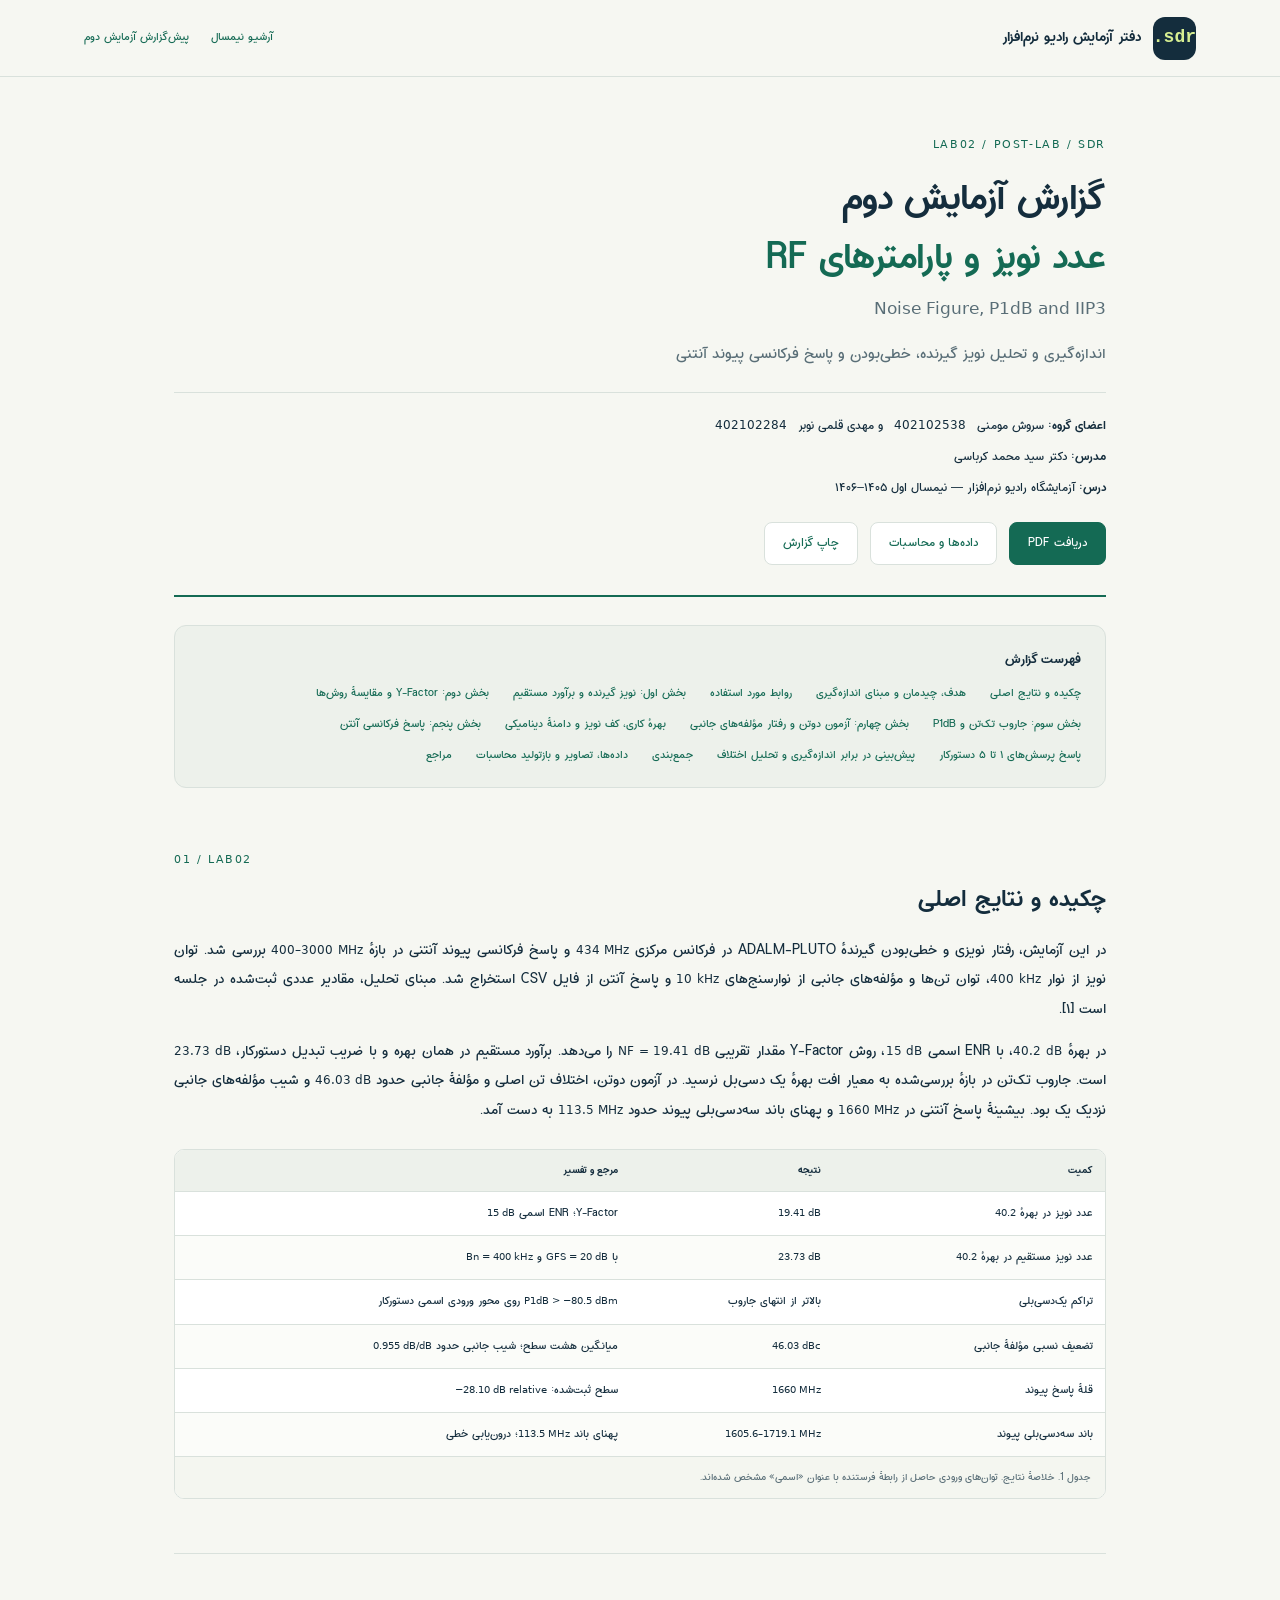
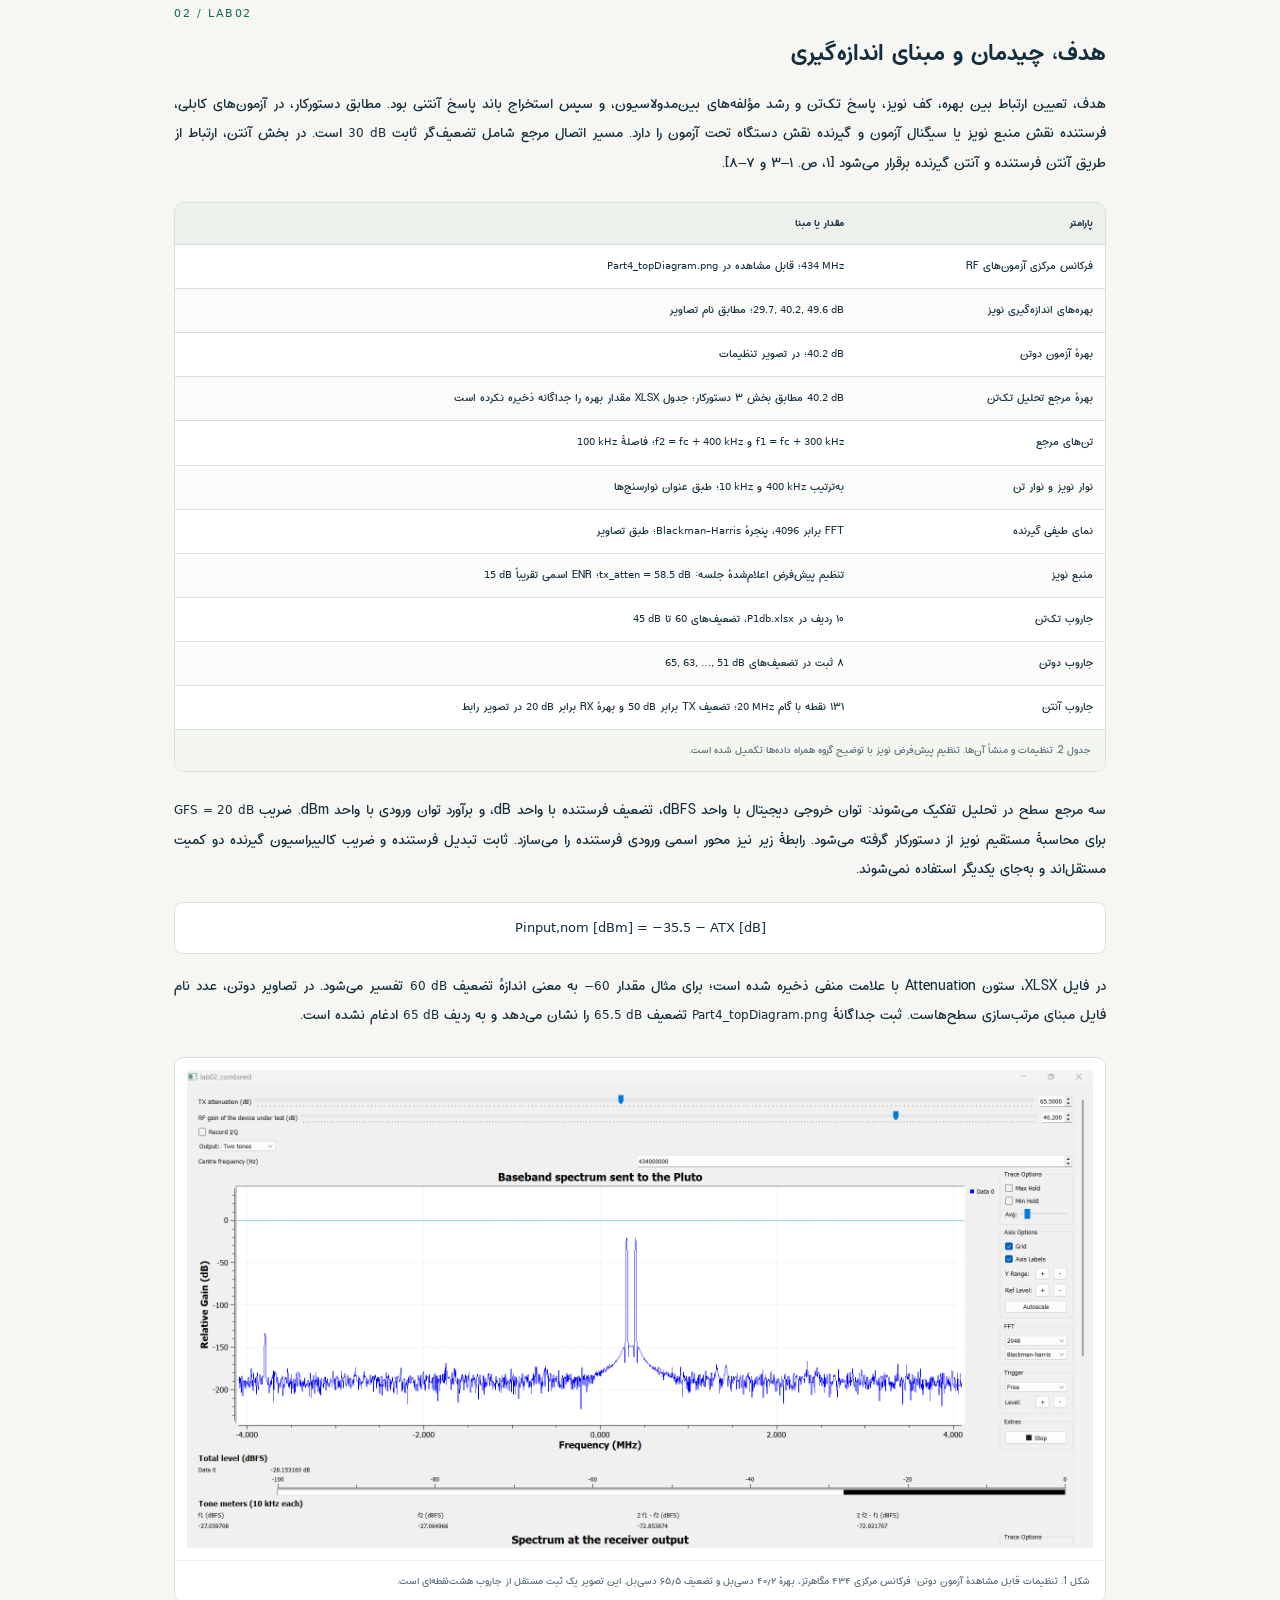
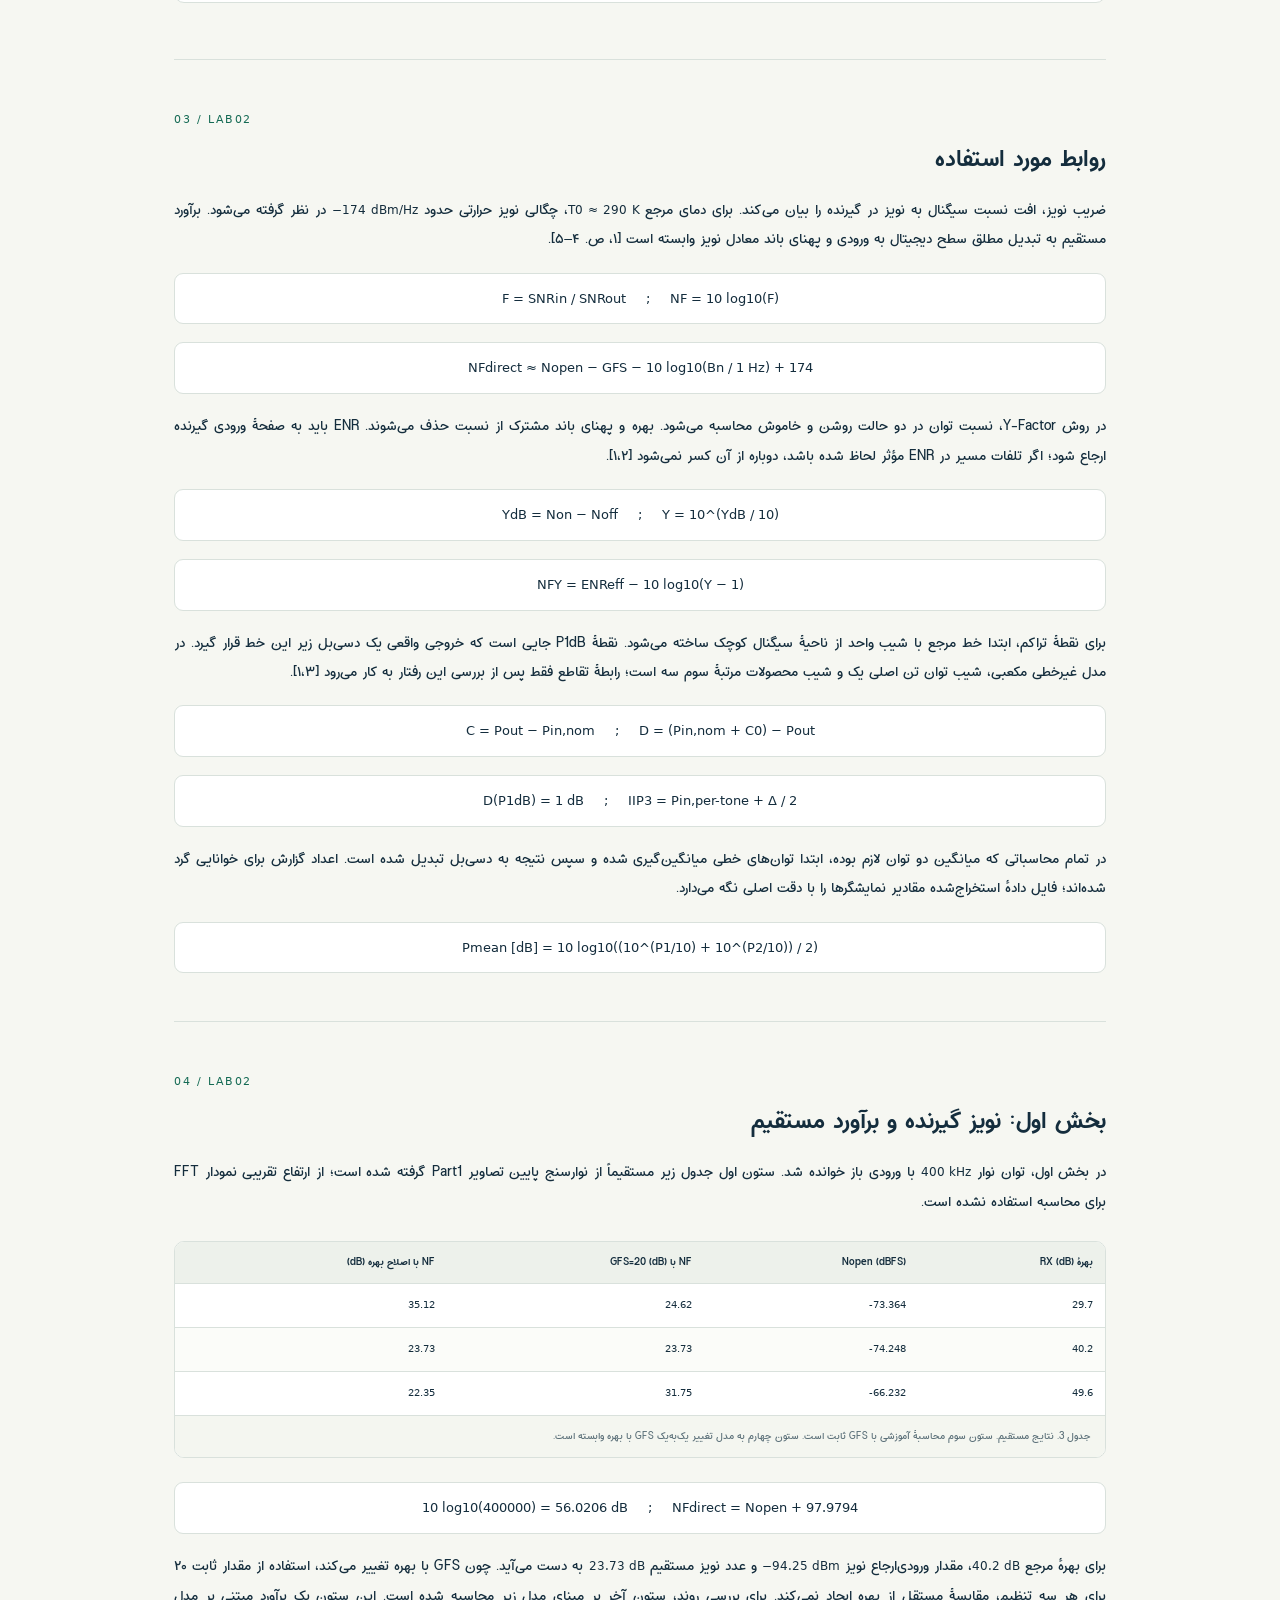
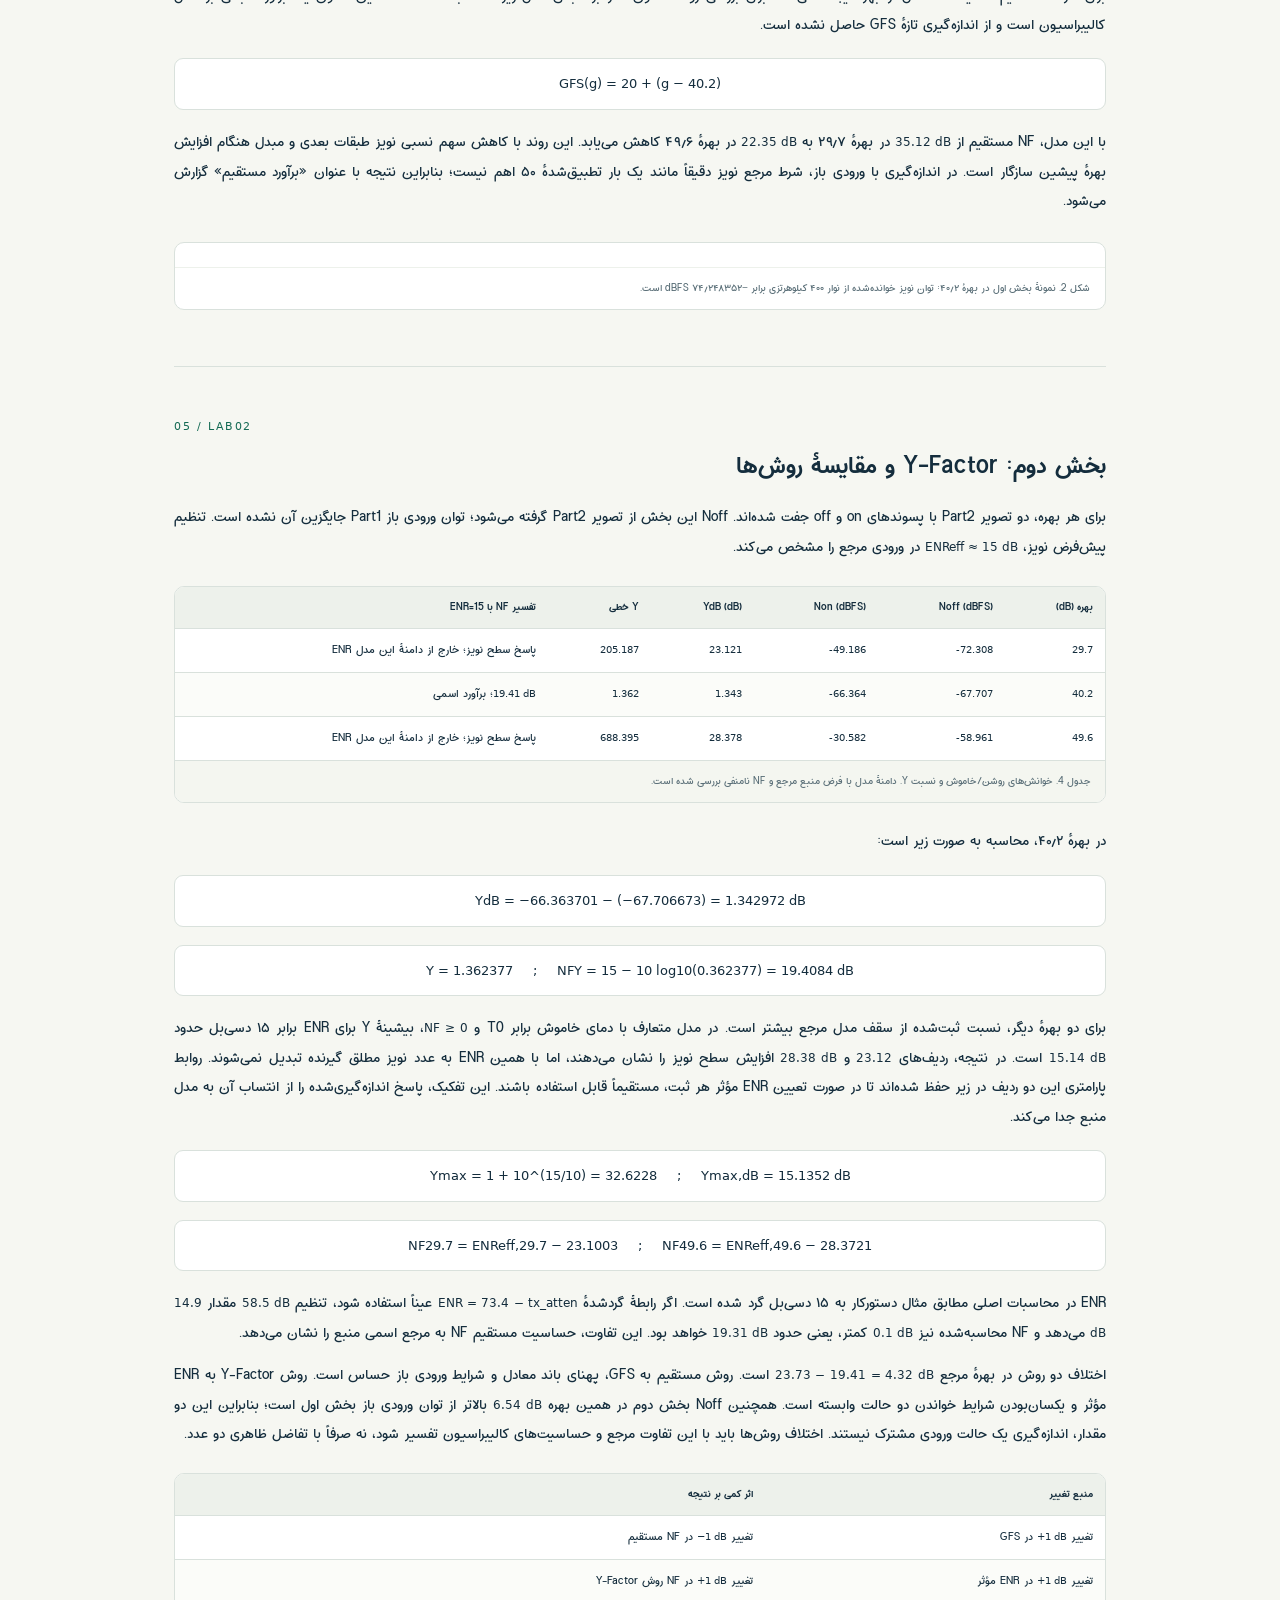
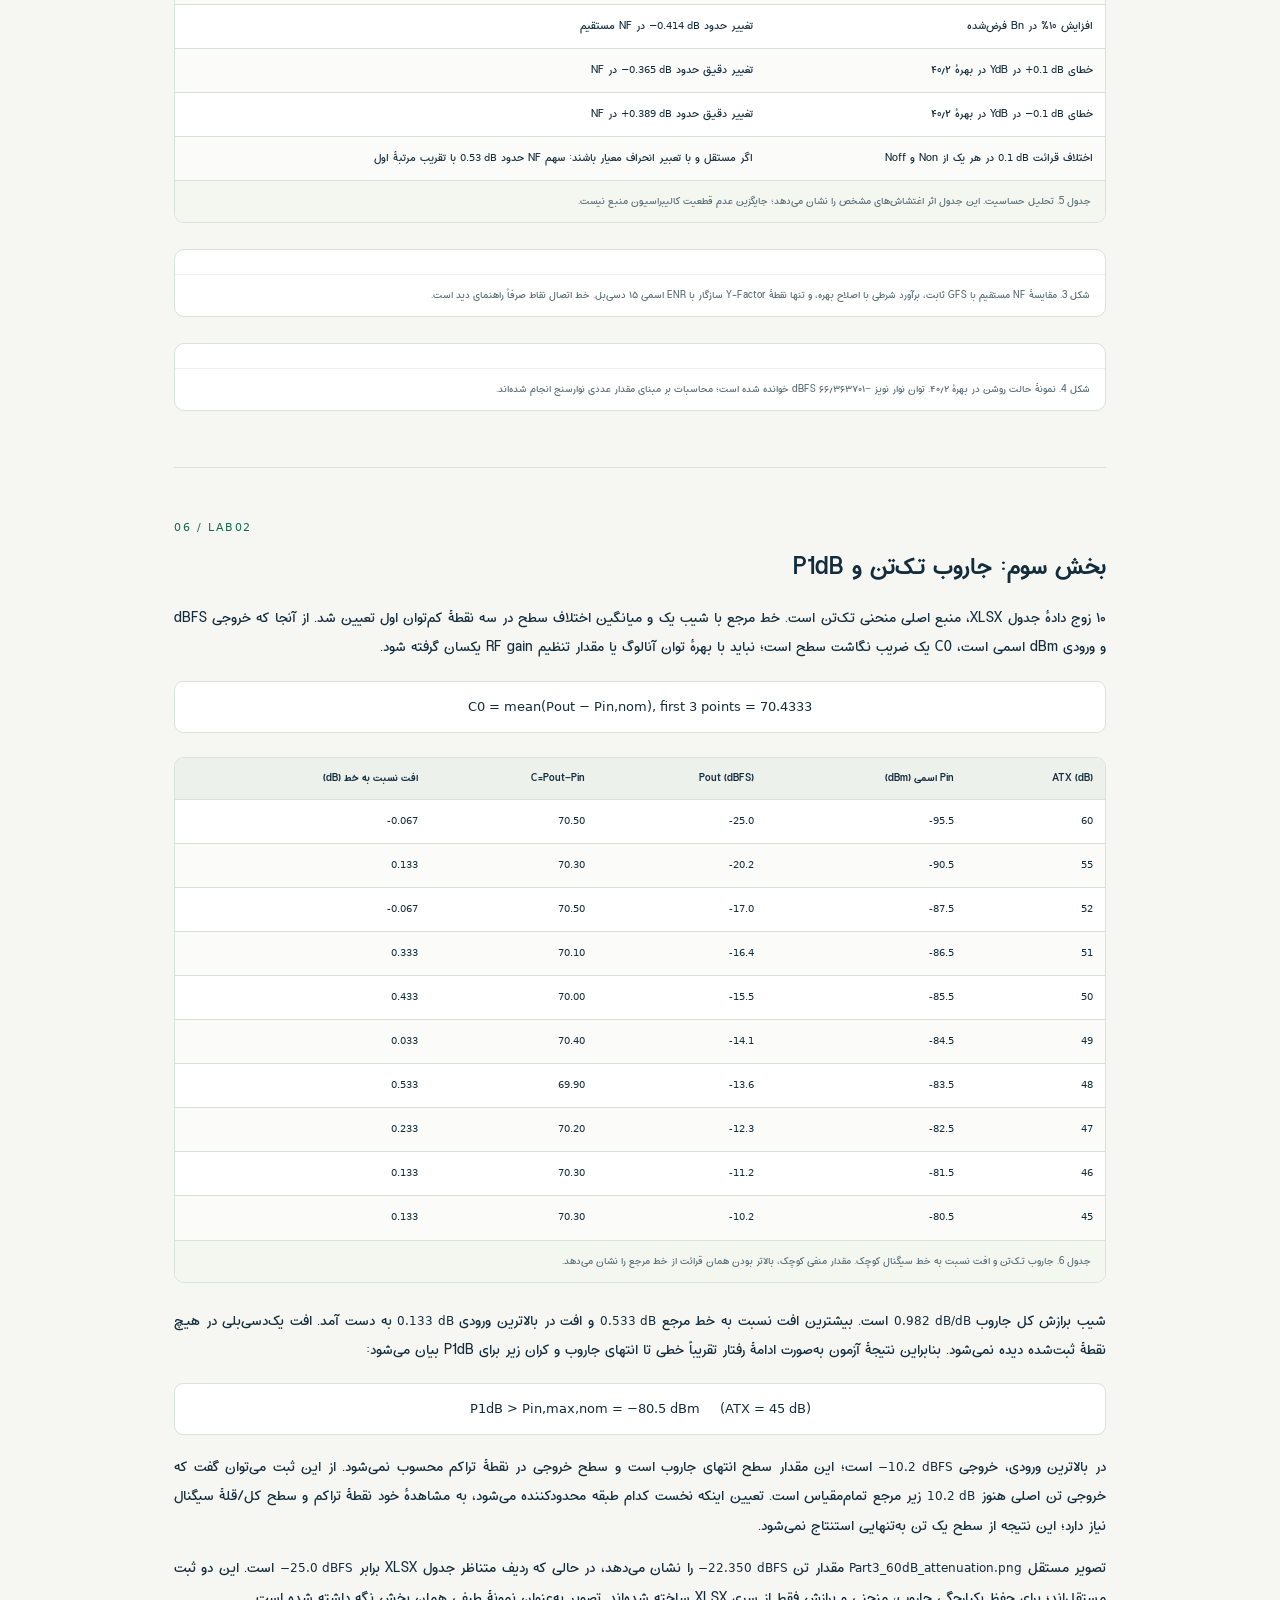
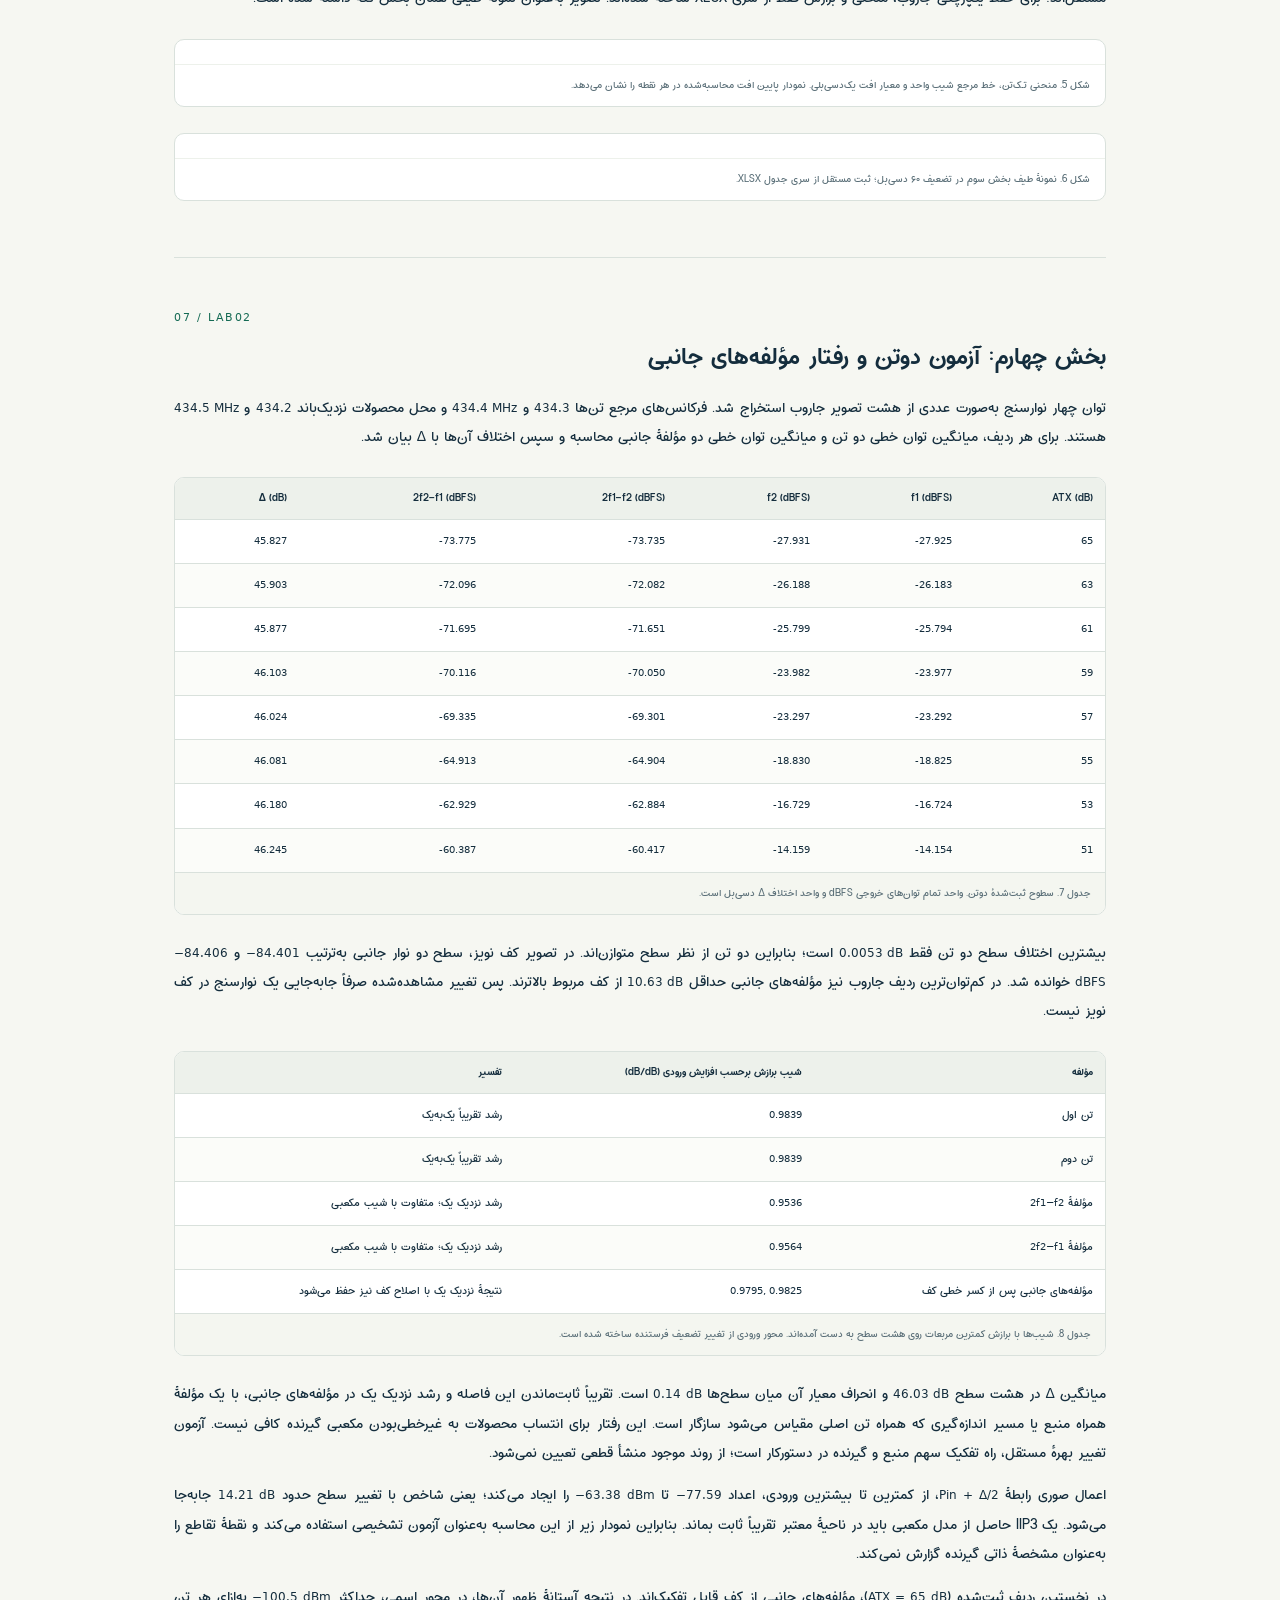
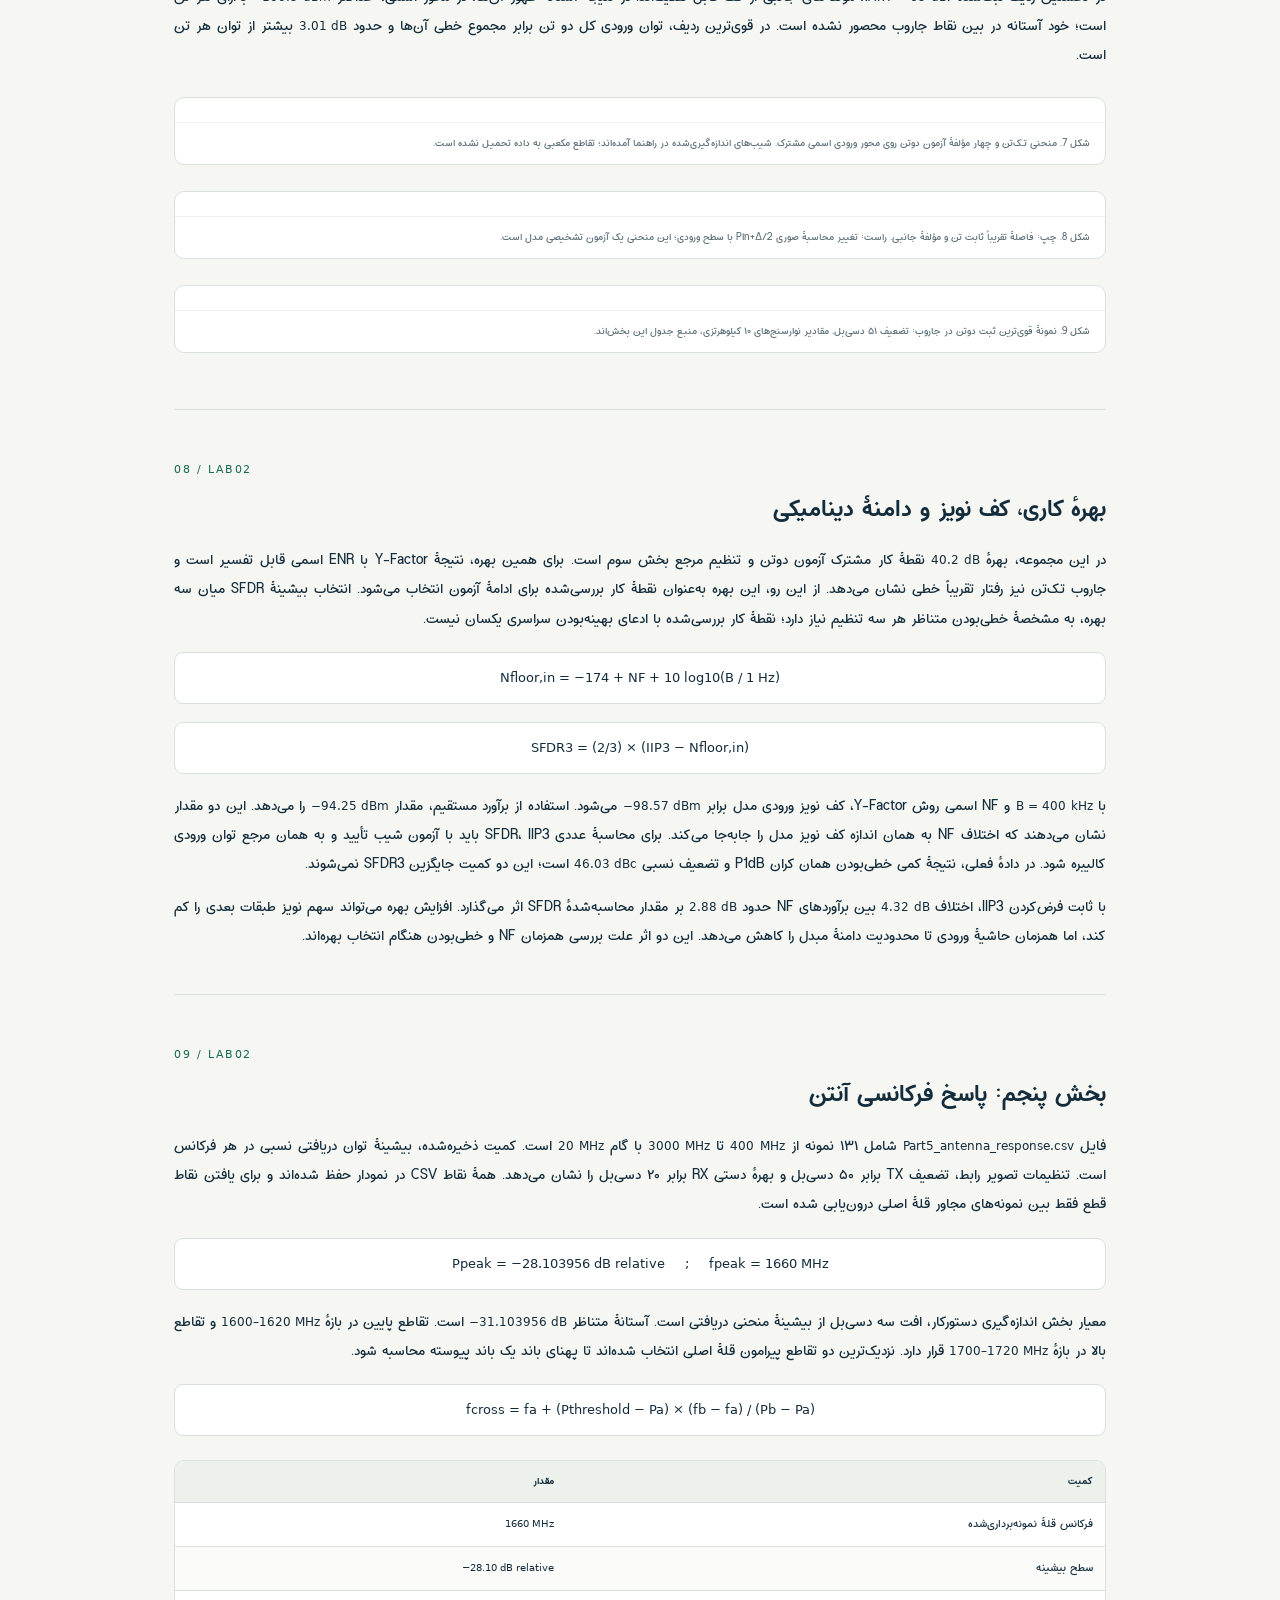
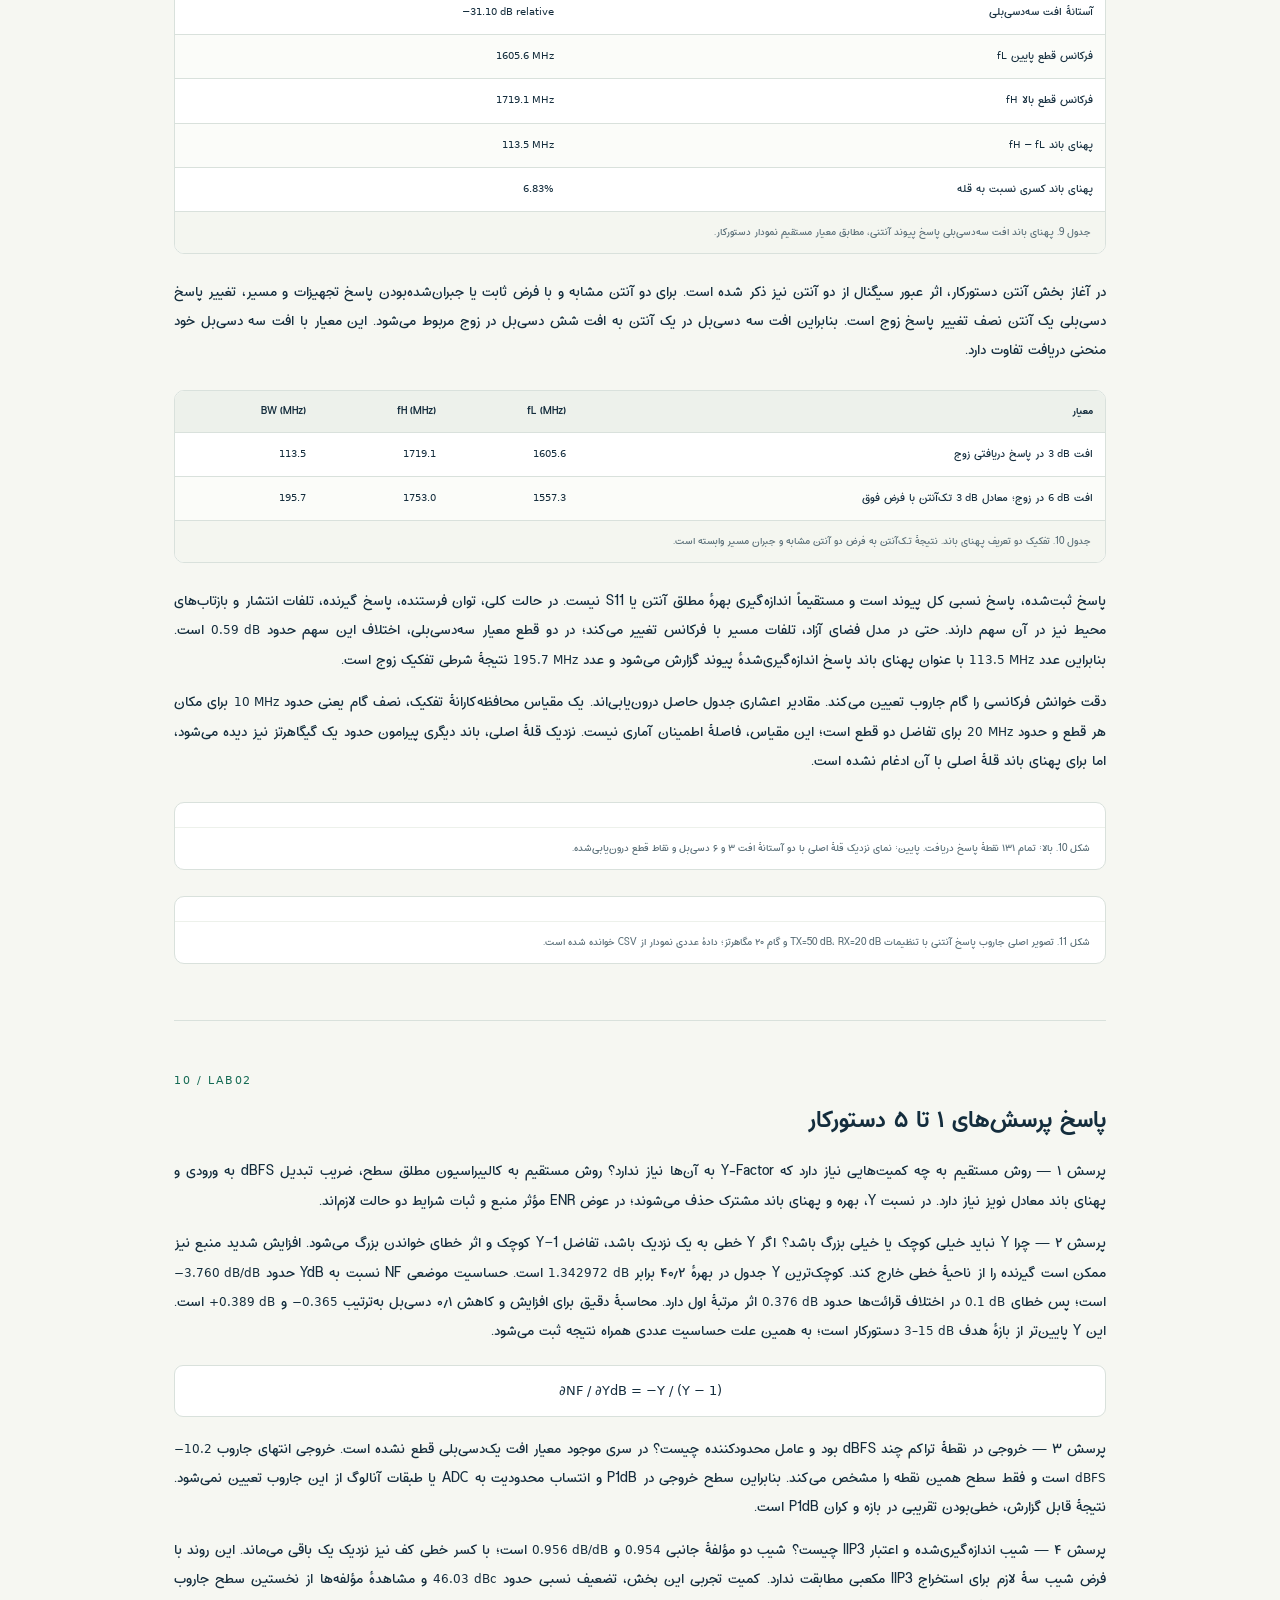
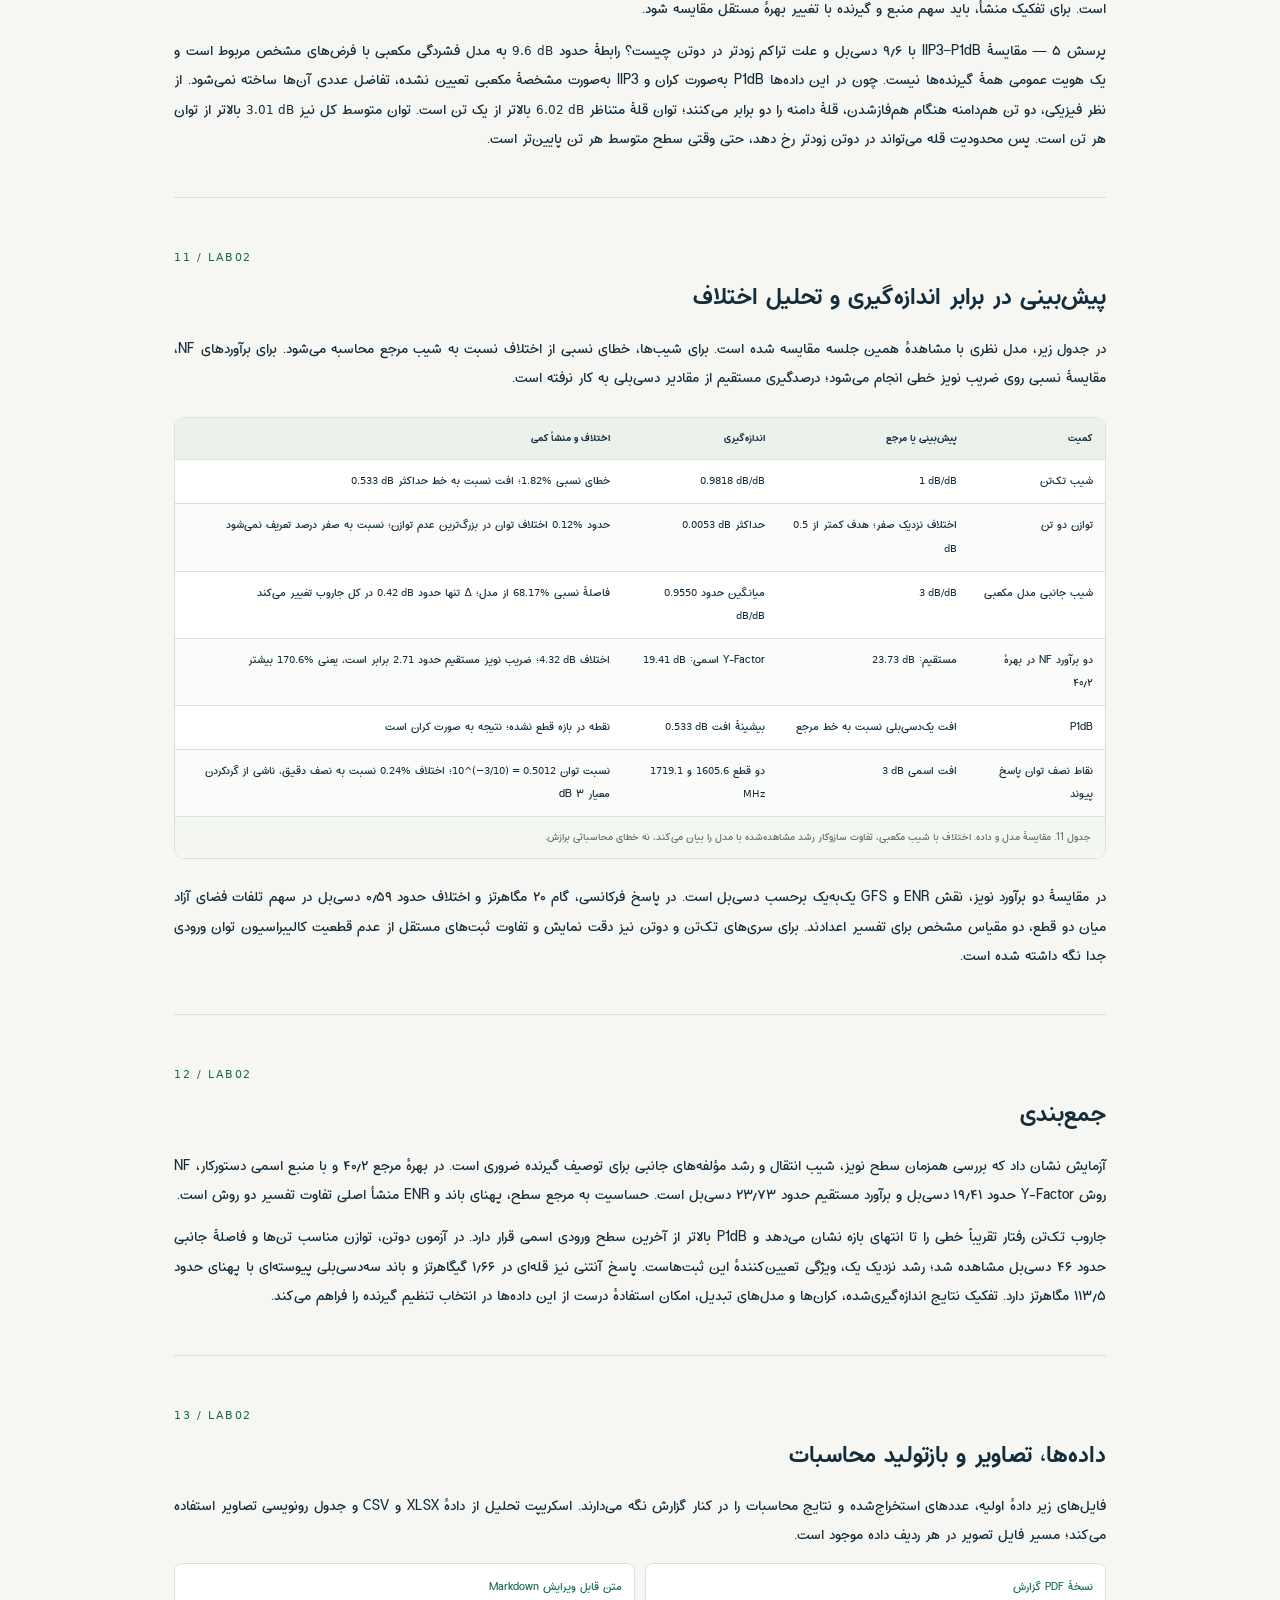
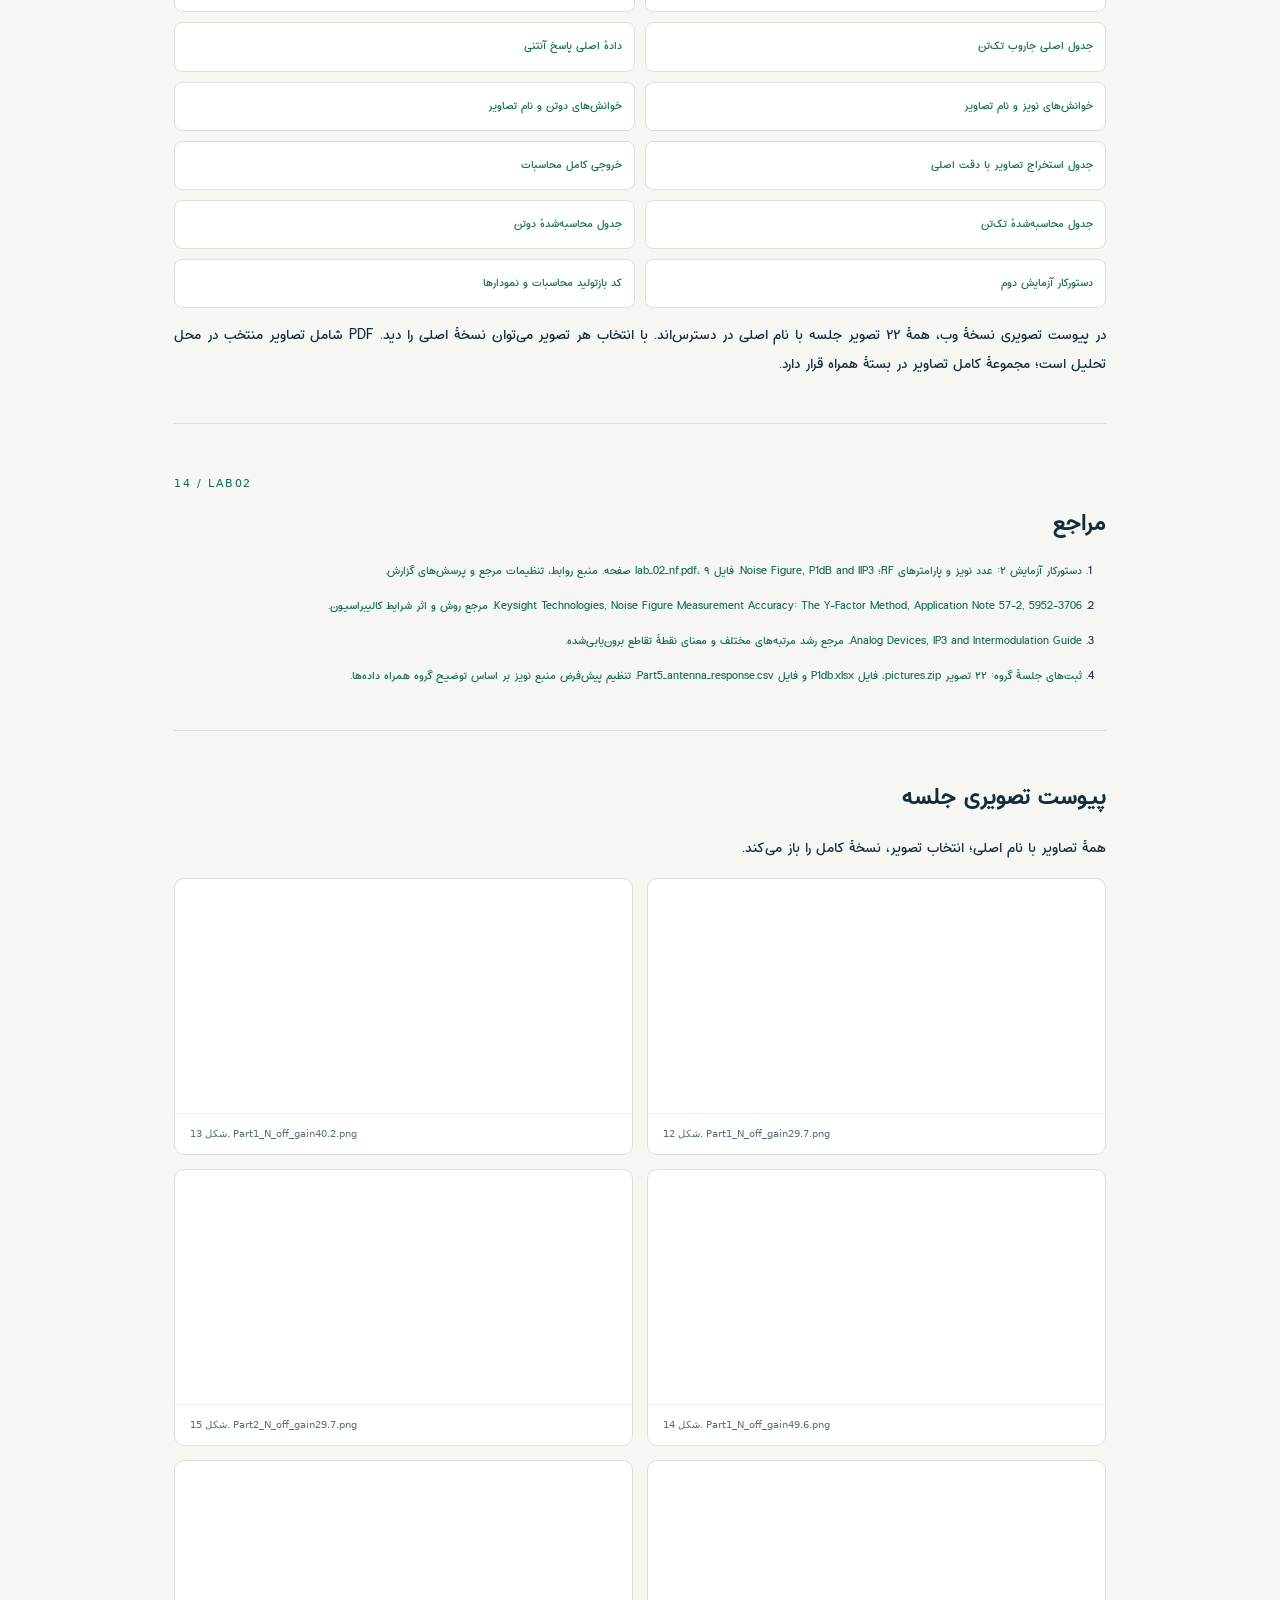
<file: lab02/report.html>
<!doctype html><html lang="fa" dir="rtl"><meta charset="utf-8"><meta http-equiv="refresh" content="0;url=../experiments/lab02/post/"><title>گزارش آزمایش دوم</title><a href="../experiments/lab02/post/">گزارش آزمایش دوم</a></html>
</file>
<file: assets/css/site.css>
@font-face{font-family:Lab;src:url('../fonts/Estedad-Medium.ttf') format('truetype');font-weight:400;font-display:swap}
@font-face{font-family:Lab;src:url('../fonts/Estedad-Bold.ttf') format('truetype');font-weight:700;font-display:swap}
:root{--ink:#142d3d;--muted:#586e78;--paper:#f6f7f2;--white:#fff;--line:#d9e1dc;--green:#146a54;--lime:#d7ef92;--warm:#fff4d8;--radius:20px}
*{box-sizing:border-box}html{scroll-behavior:smooth;scroll-padding-top:105px}body{margin:0;background:var(--paper);color:var(--ink);font-family:Lab,Tahoma,sans-serif;font-size:14px;line-height:2.05}a{color:inherit;text-decoration:none}a:hover{text-decoration:underline;text-underline-offset:5px}button,input{font:inherit}button,a,input{touch-action:manipulation}button{cursor:pointer}a:focus-visible,button:focus-visible,input:focus-visible{outline:3px solid #237bcd;outline-offset:5px}.skip{position:fixed;top:-100px;right:20px;z-index:100;background:white;padding:10px}.skip:focus{top:10px}.wrap{width:min(1200px,calc(100% - 64px));margin-inline:auto}.topbar{background:rgba(246,247,242,.97);border-bottom:1px solid var(--line);position:sticky;top:0;z-index:10}.nav{min-height:86px;display:flex;align-items:center;justify-content:space-between;gap:24px}.brand{display:flex;align-items:center;gap:12px;font-weight:bold}.brand small{display:block;color:var(--muted);font-size:10px;letter-spacing:1px;line-height:1.6}.brand-mark{display:grid;place-items:center;background:var(--ink);color:var(--lime);width:43px;height:43px;border-radius:12px;font-family:monospace;font-size:18px}.nav-links{display:flex;gap:26px;font-size:12px;align-items:center}.nav-links a:last-child{border:1px solid var(--line);border-radius:30px;padding:7px 17px}.eyebrow{color:var(--green);font-size:11px;font-weight:bold;letter-spacing:1.3px;margin:0 0 17px}.hero{padding:64px 0 45px}.hero-grid{display:grid;grid-template-columns:1fr 1fr;gap:55px;align-items:center}.hero h1{font-size:clamp(29px,3.7vw,49px);line-height:1.6;letter-spacing:-1.6px;margin:8px 0 20px}.hero h1 span{color:var(--green)}.lead{color:var(--muted);font-size:14px;max-width:650px}.hero-art{background:var(--ink);border-radius:var(--radius);padding:22px;color:white;position:relative;overflow:hidden}.instrument-heading{display:flex;justify-content:space-between;align-items:center;direction:ltr;font:11px monospace;color:#bdcdd0;margin-bottom:17px}.dot{width:7px;height:7px;background:var(--lime);border-radius:50%;display:inline-block;margin-right:7px}.hero-art img{display:block;width:100%;height:232px;object-fit:cover;object-position:center;border-radius:8px}.instrument-footer{display:flex;justify-content:space-between;gap:12px;margin-top:18px;direction:ltr;font:11px monospace;color:var(--lime)}.pill{display:inline-block;border-radius:30px;padding:5px 13px;background:#e7eee7;color:var(--green);font-size:10px;font-weight:bold;line-height:1.9}.pill.pending{background:var(--warm);color:#795b1e}.actions{display:flex;gap:12px;flex-wrap:wrap;margin-top:24px}.btn{display:inline-flex;align-items:center;justify-content:center;gap:14px;padding:11px 22px;border-radius:9px;border:1px solid var(--line);background:var(--white);font-size:12px;font-weight:bold;line-height:1.8}.btn.primary{color:white;background:var(--green);border-color:var(--green)}.btn:hover{text-decoration:none;filter:brightness(.95)}.facts{display:grid;grid-template-columns:repeat(4,1fr);border-block:1px solid var(--line);margin-top:40px;padding:23px 0;gap:24px}.fact{border-left:1px solid var(--line);padding-inline:24px}.fact:last-child{border:0}.fact b{display:block;font-family:monospace;font-size:23px;line-height:1.5;direction:ltr;text-align:right}.fact span{font-size:10px;color:var(--muted)}.section{padding-block:42px}.section-head{display:flex;align-items:end;justify-content:space-between;gap:24px;margin-bottom:23px}.section-head h2{margin:0;font-size:24px;letter-spacing:-.7px}.section-head p{margin:0;color:var(--muted);font-size:12px}.section-label{font:11px monospace;color:var(--green);direction:ltr;text-align:right;margin-bottom:5px}.table-box{overflow-x:auto;border:1px solid var(--line);border-radius:13px;background:white}table{border-collapse:collapse;width:100%;min-width:550px;text-align:right;font-size:12px}th{background:#edf1eb;font-size:10px;color:var(--muted);font-weight:400}th,td{padding:15px 19px;border-bottom:1px solid var(--line);vertical-align:top}tr:last-child td{border-bottom:0}td small{display:block;color:var(--muted);font-size:10px}caption{text-align:right;caption-side:bottom;color:var(--muted);font-size:10px;padding:12px 17px;background:var(--paper)}.lab-number{font:27px monospace;color:var(--green)}.overview{display:grid;grid-template-columns:1.3fr 1fr;gap:65px;align-items:start}.overview h2{font-size:26px;margin-top:0}.overview p{color:var(--muted)}.route-list{border-top:1px solid var(--line)}.route{display:flex;align-items:center;justify-content:space-between;gap:15px;padding:16px 0;border-bottom:1px solid var(--line)}.route b{font-size:12px}.route span{font-size:11px;color:var(--muted)}.mini-id{font-family:monospace;color:var(--green)!important;margin-left:12px}.note{background:var(--warm);border-inline-start:3px solid #c29b43;padding:17px 21px;border-radius:8px;font-size:12px;margin-block:22px}.note p{margin:0}.note.neutral{background:#edf1eb;border-color:var(--green)}.footer{margin-top:50px;padding:28px 0;border-top:1px solid var(--line);color:var(--muted);font-size:10px}.footer .wrap{display:flex;justify-content:space-between;gap:20px}.page-heading{padding:45px 0 30px;border-bottom:1px solid var(--line)}.crumb{font-size:11px;color:var(--muted);margin-bottom:25px}.title-line{display:flex;justify-content:space-between;align-items:center;gap:25px}.title-line h1{font-size:34px;line-height:1.7;margin:0 0 9px;letter-spacing:-1px}.large-id{font:100px/1 monospace;color:#dce4da}.meta{display:flex;flex-wrap:wrap;gap:10px 26px;color:var(--muted);font-size:11px}.report-layout{display:grid;grid-template-columns:210px minmax(0,1fr);gap:48px;align-items:start;padding-top:35px}.toc{position:sticky;top:115px;border-right:2px solid var(--line);padding-right:18px;font-size:11px}.toc p{font-weight:bold;font-size:10px;color:var(--muted);margin-top:0}.toc a{display:block;padding:6px 0;color:var(--muted)}.toc a.active{color:var(--green);font-weight:bold}.report-section{padding:12px 0 35px;border-bottom:1px solid var(--line);margin-bottom:26px;scroll-margin-top:105px}.report-section h2{font-size:23px;letter-spacing:-.6px;line-height:1.8;margin:0 0 18px}.report-section h3{font-size:15px;margin:28px 0 12px}.report-section p{margin:12px 0}.section-index{font:11px monospace;display:block;color:var(--green);margin-bottom:8px}.text-muted{color:var(--muted)}.small{font-size:11px}.technical,code{font-family:monospace;direction:ltr;unicode-bidi:isolate;font-size:1em}code{background:#e9eee8;padding:3px 6px;border-radius:4px;overflow-wrap:anywhere}pre{direction:ltr;text-align:left;background:var(--ink);color:#e4f0da;border-radius:12px;padding:20px;line-height:1.9;font-size:12px;white-space:pre-wrap;overflow-wrap:anywhere}.report-figure{margin:25px 0;background:white;border:1px solid var(--line);border-radius:12px;overflow:hidden}.figure-button{background:#e5eae5;display:block;border:0;width:100%;padding:12px;position:relative}.figure-button img{display:block;width:100%;height:auto;max-height:430px;object-fit:contain}.zoom-hint{position:absolute;bottom:18px;left:18px;padding:4px 10px;background:#fff;border-radius:5px;font-size:9px;box-shadow:0 2px 10px #0002}.report-figure figcaption{padding:13px 18px;font-size:11px;color:var(--muted)}.report-figure figcaption b{color:var(--ink)}.blank{border:1px dashed #a9b8aa;border-radius:10px;padding:23px;background:#eff3ec}.blank p{color:var(--muted);font-size:12px;margin-bottom:0}.blank b{font-size:13px}.student-text{white-space:pre-wrap}.files{display:grid;grid-template-columns:repeat(2,minmax(0,1fr));gap:12px}.file{border:1px solid var(--line);border-radius:9px;background:white;padding:16px;display:block}.file b{display:block;font-size:12px}.file small{color:var(--muted);font-size:10px}.file:hover{border-color:var(--green)}.gallery-tools{display:flex;justify-content:space-between;gap:15px;align-items:center;flex-wrap:wrap;margin-bottom:20px}.filters{display:flex;gap:6px;flex-wrap:wrap}.filter{background:white;border:1px solid var(--line);border-radius:30px;padding:5px 12px;font-size:10px}.filter[aria-pressed=true]{background:var(--ink);border-color:var(--ink);color:white}.gallery{display:grid;grid-template-columns:1fr 1fr;gap:16px}.gallery .report-figure{margin:0}.gallery .figure-button img{height:180px;object-fit:contain}.gallery figcaption{font-size:10px}.source-list{padding-right:22px}.source-list li{margin-block:12px}.source-list a{color:var(--green)}.equation{background:white;border:1px solid var(--line);border-radius:10px;padding:17px;overflow:auto;direction:ltr;text-align:center;margin-top:18px}.check-list{list-style:none;padding:0}.check-list li{padding:8px 0;border-bottom:1px solid var(--line);display:flex;gap:12px}.check-list span{color:var(--green)}.lightbox{width:min(1400px,96vw);max-width:96vw;max-height:95vh;padding:18px;background:#101f2a;color:white;border:0;border-radius:15px}.lightbox::backdrop{background:#08151cdd}.dialog-top{display:flex;justify-content:space-between;align-items:center;gap:10px;margin-bottom:12px;font-size:12px}.dialog-top button{border:1px solid #60737b;background:transparent;color:white;border-radius:6px;padding:4px 12px}.lightbox img{display:block;width:100%;max-height:70vh;object-fit:contain;transform-origin:top right}.zoom-area{overflow:auto;max-height:76vh}.zoom-area.zoomed img{width:auto;max-width:none;max-height:none}.dialog-help{font-size:10px;color:#c4d5d6;margin:0 0 10px}.comment-status{padding:20px;border:1px dashed var(--line);border-radius:9px;background:white;color:var(--muted);font-size:12px}noscript p{background:var(--warm);padding:15px}.print-button{border:0;background:none;color:var(--green);font-size:11px;padding:0}.top-link{font-size:11px;color:var(--green);display:block;margin-top:25px}
@media(min-width:1450px){body{font-size:15px}}@media(max-width:1000px){.hero-grid{gap:25px}.hero h1{font-size:34px}.report-layout{grid-template-columns:170px minmax(0,1fr);gap:25px}.hero-art img{height:215px}.overview{gap:30px}.wrap{width:calc(100% - 44px)}}
@media(max-width:720px){body{font-size:13px}.wrap{width:calc(100% - 32px)}.nav{min-height:76px;gap:10px;flex-wrap:wrap;padding:12px 0}.brand{font-size:12px}.brand small{font-size:8px}.nav-links{gap:18px;font-size:10px;width:100%;justify-content:space-between}.nav-links a:last-child{padding:2px 12px}.hero{padding-top:30px}.hero-grid,.overview{grid-template-columns:1fr;gap:28px}.hero h1{font-size:32px;letter-spacing:-1px}.hero-art img{height:auto}.facts{grid-template-columns:repeat(2,1fr);gap:20px}.fact{padding-inline:12px}.fact:nth-child(2){border:0}.fact b{font-size:23px}.section{padding-block:28px}.section-head{align-items:start;flex-direction:column;gap:5px}.section-head h2{font-size:22px}.page-heading{padding-top:25px}.title-line h1{font-size:25px}.large-id{font-size:64px}.report-layout{display:block;padding-top:20px}.toc{position:static;display:flex;gap:12px;overflow:auto;border:0;border-bottom:1px solid var(--line);padding:0 0 14px;margin-bottom:25px;white-space:nowrap}.toc p{display:none}.toc a{padding:0}.report-section h2{font-size:21px}.gallery{grid-template-columns:1fr}.files{grid-template-columns:1fr}.footer .wrap{flex-direction:column;gap:3px}.lead{font-size:13px}.meta{gap:6px 15px}.lightbox{padding:10px}.dialog-top{flex-wrap:wrap}}
@media(prefers-reduced-motion:reduce){html{scroll-behavior:auto}}@media print{.topbar,.toc,.actions,.gallery-tools,.print-button,#comments,.zoom-hint,.top-link{display:none!important}body{background:white;font-size:10pt}.wrap{width:100%}.report-layout{display:block}.hero-art{color:#000}.page-heading{padding-top:0}.large-id{font-size:50px}.report-section{break-inside:auto}.report-figure,.table-box{break-inside:avoid}.note{background:white;border:1px solid #bbb}.gallery{display:block}.gallery .report-figure{margin-bottom:15px}.footer{margin-top:10px}.lightbox{display:none}a{text-decoration:none!important}}

.identity-blank{display:inline-block;width:130px;max-width:100%;height:19px;border-bottom:1px solid #8b9d93;vertical-align:middle}.identity-table table{min-width:440px}.identity-table th,.identity-table td{padding:11px 17px}.semester-flow{display:grid;grid-template-columns:repeat(4,1fr);gap:22px}.semester-flow>div{border-top:2px solid var(--line);padding:17px 0}.semester-flow b{font:22px monospace;color:var(--green)}.semester-flow h3{font-size:14px;margin-bottom:5px}.semester-flow p{color:var(--muted);font-size:12px;margin-top:0}@media(max-width:720px){.semester-flow{grid-template-columns:1fr 1fr}.identity-blank{width:90px}.identity-table table{min-width:390px}}
</file>
<file: experiments/lab02/post/report.css>
@font-face{font-family:Lab;src:url('../../../assets/fonts/Estedad-Medium.ttf') format('truetype');font-weight:400;font-display:swap}
@font-face{font-family:Lab;src:url('../../../assets/fonts/Estedad-Bold.ttf') format('truetype');font-weight:700;font-display:swap}
@font-face{font-family:Technical;src:url('../../../assets/fonts/DejaVuSans.ttf') format('truetype');font-weight:400;font-display:swap}
:root{--ink:#142d3d;--muted:#596e77;--green:#146a54;--line:#d9e1dc;--paper:#f6f7f2}
*{box-sizing:border-box}html{scroll-behavior:smooth;scroll-padding-top:85px}body{margin:0;color:var(--ink);background:var(--paper);font:14px/2.1 Lab,Tahoma,sans-serif}a{color:var(--green);text-decoration:none}a:hover{text-decoration:underline;text-underline-offset:4px}a:focus-visible,button:focus-visible{outline:3px solid #2d79ac;outline-offset:5px}.skip{position:fixed;top:-100px;right:12px;background:#fff;padding:8px;z-index:100}.skip:focus{top:8px}.topbar{border-bottom:1px solid var(--line);background:#f6f7f2f5;position:sticky;top:0;z-index:10}.site-nav{max-width:1160px;margin:auto;min-height:76px;display:flex;align-items:center;justify-content:space-between;gap:20px;padding:10px 24px}.brand{display:flex;align-items:center;gap:12px;color:var(--ink);font-weight:bold}.brand>b{display:grid;place-items:center;width:43px;height:43px;color:#d7ef92;background:var(--ink);border-radius:12px;font-family:monospace;font-size:18px}.site-nav nav{display:flex;gap:22px;font-size:11px}.report-wrap{max-width:1000px;margin:auto;padding:30px 34px 60px}.report-hero{padding:20px 0 30px;border-bottom:2px solid var(--green)}.eyebrow,.section-index{font:11px Technical,sans-serif;letter-spacing:1.6px;color:var(--green);direction:ltr;text-align:right}.report-hero h1{font-size:36px;line-height:1.65;margin:18px 0 5px;letter-spacing:-.6px}.report-hero h1 span{color:var(--green)}.subtitle{font:17px/1.8 Technical,sans-serif;text-align:right;margin:0 0 15px;color:var(--muted)}.lead{font-size:15px;color:var(--muted)}.identity{font-size:12px;border-top:1px solid var(--line);padding-top:14px;margin-top:22px}.identity p{margin:6px 0}.identity bdi{font-family:Technical,sans-serif;margin-inline:7px}.actions{display:flex;gap:12px;flex-wrap:wrap;margin-top:22px}.actions a,.actions button{padding:9px 18px;border:1px solid var(--line);background:white;border-radius:8px;font:12px/1.9 Lab;cursor:pointer;color:var(--green)}.actions .primary{background:var(--green);border-color:var(--green);color:white}.toc{margin:28px 0;padding:20px 24px;background:#edf1eb;border-radius:12px;border:1px solid var(--line);display:flex;flex-wrap:wrap;gap:8px 24px;font-size:11px}.toc>b{flex-basis:100%;font-size:13px}.report-section{padding:24px 0 30px;border-bottom:1px solid var(--line);margin-bottom:16px;scroll-margin-top:85px}.report-section h2,#gallery h2{font-size:23px;line-height:1.7;margin:0 0 18px}.report-section p{margin:13px 0;text-align:justify}.technical{font-family:Technical,monospace;font-size:.88em;white-space:normal;unicode-bidi:isolate;direction:ltr}.formula{font:12.5px/1.9 Technical,sans-serif;text-align:center;border:1px solid var(--line);border-radius:9px;padding:13px 10px;margin:18px 0;background:white;overflow:auto;white-space:pre-wrap;unicode-bidi:isolate;break-inside:avoid}.table-scroll{overflow-x:auto;border-radius:10px;border:1px solid var(--line);background:white;margin:24px 0}table{width:100%;border-collapse:collapse;font-size:11px;min-width:610px;text-align:right}th,td{padding:10px 12px;border-bottom:1px solid var(--line);vertical-align:top}th{background:#edf1eb;font-size:10px;font-weight:bold}tr:last-child td{border-bottom:0}tbody tr:nth-child(even){background:#fbfcf9}caption{caption-side:bottom;text-align:right;font-size:10px;line-height:1.9;color:var(--muted);padding:11px 14px;border-top:1px solid var(--line);background:#f4f6f0}figure{margin:26px 0;background:white;border:1px solid var(--line);border-radius:10px;overflow:hidden;break-inside:avoid}figure>a{display:block;padding:12px}figure img{width:100%;height:auto;max-height:570px;object-fit:contain;display:block}figcaption{font-size:10px;color:var(--muted);padding:11px 15px;line-height:1.9;border-top:1px solid #edf1eb}.download-grid{display:grid;grid-template-columns:1fr 1fr;gap:10px}.download-grid a{padding:12px;background:white;border:1px solid var(--line);border-radius:8px;font-size:11px}.references{padding-right:24px;font-size:11px}.references li{margin:12px 0;overflow-wrap:anywhere}.report-footer{border-top:1px solid var(--line);margin-top:30px;padding-top:20px;font-size:10px;color:var(--muted)}.gallery{display:grid;grid-template-columns:1fr 1fr;gap:14px}.gallery figure{margin:0}.gallery figure img{height:210px}.gallery figcaption{direction:ltr;text-align:left;font:10px/1.8 Technical,sans-serif;overflow-wrap:anywhere}#gallery{padding-top:30px}
@media(max-width:650px){body{font-size:13px}.report-wrap{padding:18px 18px 40px}.site-nav{padding:10px 18px;flex-wrap:wrap;gap:8px}.site-nav nav{width:100%;justify-content:space-between;font-size:10px}.brand{font-size:12px}.report-hero h1{font-size:29px}.subtitle{font-size:12px}.report-section h2{font-size:21px}.toc{padding:14px 16px;gap:7px 18px}.formula{font-size:10px;text-align:left;white-space:pre}.gallery,.download-grid{grid-template-columns:1fr}.gallery figure img{height:auto}.report-section p{text-align:right}}
@page{size:A4;margin:17mm 16mm 18mm}
@media print{html{scroll-behavior:auto}body{font-size:9.3pt;line-height:1.95;background:white;color:#132e3c}.topbar,.toc,.actions,.web-only,.skip{display:none!important}.report-wrap{max-width:none;padding:0;margin:0}.report-hero{padding:3mm 0 8mm;break-after:page;border:0;min-height:235mm;display:flex;flex-direction:column;justify-content:center}.report-hero h1{font-size:28pt;line-height:1.8}.report-hero .subtitle{font-size:13pt}.report-hero .lead{font-size:12pt}.identity{font-size:11pt;margin-top:14mm}.eyebrow{font-size:10pt}.report-section{padding:0 0 3mm;margin:0 0 6mm;border:0;scroll-margin:0}.section-index{font-size:8pt;margin-bottom:2mm!important;break-after:avoid}.report-section h2{font-size:15pt;break-after:avoid;margin:0 0 4mm}.report-section p{orphans:3;widows:3;margin:3mm 0}.formula{font-size:8.5pt;line-height:1.9;margin:4mm 0;padding:3mm 2mm;border-radius:2mm}.table-scroll{overflow:visible;break-inside:avoid;margin:5mm 0;border-radius:2mm}table{font-size:7.9pt;min-width:0;table-layout:auto}th{font-size:7.5pt}td,th{padding:2.2mm 2.4mm}.technical{font-size:.91em}caption{font-size:7.5pt;padding:2mm 3mm}figure{margin:5mm 0;break-inside:avoid;border-radius:2mm}figure>a{padding:2mm}figure img{max-height:100mm}figcaption{font-size:7.5pt;padding:2mm 3mm}a{color:inherit;text-decoration:none}.download-grid{font-size:8pt}.download-grid a{font-size:8pt;padding:2mm}.references{font-size:8pt}.report-footer{font-size:8pt;margin-top:5mm}#files .download-grid{display:none}#files{break-before:auto}#references{break-before:auto}.report-section h2+*{break-before:avoid}}
</file>
<file: experiments/lab03/post/report.css>
@font-face{font-family:LabArabic;src:url('assets/NotoNaskhArabic-Regular.ttf')}@font-face{font-family:LabArabic;src:url('assets/NotoNaskhArabic-Bold.ttf');font-weight:700}
:root{--ink:#142d3d;--teal:#087f8c;--muted:#647580;--line:#d8e2e6;--paper:#fff;--bg:#f3f6f7}*{box-sizing:border-box}html{scroll-behavior:smooth;scroll-padding-top:90px}body{margin:0;background:var(--bg);color:var(--ink);font-family:LabArabic,'Noto Naskh Arabic',serif;font-size:18px;line-height:1.95}a{color:var(--teal);text-underline-offset:4px}bdi,.eq{font-family:Arial,sans-serif}bdi{direction:ltr;unicode-bidi:isolate;display:inline-block;white-space:nowrap}p{margin:0 0 17px}h1,h2,h3{line-height:1.6;margin-top:0}h1{font-size:48px;letter-spacing:-.5px;margin-bottom:12px}h1 span{color:var(--teal)}h2{font-size:29px;margin-bottom:20px}h3{font-size:22px;margin-top:28px;margin-bottom:12px}.topbar{background:#142d3d;color:#fff}.bar{max-width:1320px;margin:auto;display:flex;justify-content:space-between;align-items:center;padding:18px 32px;gap:24px}.bar a{color:#fff;text-decoration:none}.brand{display:flex;align-items:center;gap:20px}.brand b{font:700 30px Arial;color:#67d5d3}.bar nav{display:flex;gap:24px;font-size:16px}.hero{max-width:1320px;padding:54px 32px 32px;margin:auto}.eyebrow{font-family:Arial,sans-serif;direction:ltr;text-align:right;font-size:11px;font-weight:700;letter-spacing:2px;color:var(--teal);margin-bottom:10px}.lead{font-size:23px;color:#45616e}.identity{font-size:17px;color:#45616e}.actions{display:flex;gap:12px;flex-wrap:wrap;margin-top:25px}.btn{border:1px solid #b7c9cf;border-radius:7px;padding:8px 20px;color:var(--ink);text-decoration:none;background:white;font:inherit;cursor:pointer}.btn.primary{background:var(--teal);border-color:var(--teal);color:white}.metrics{display:grid;grid-template-columns:repeat(4,1fr);margin-top:35px;border:1px solid var(--line);border-radius:10px;background:white}.metrics div{padding:17px 22px;border-left:1px solid var(--line)}.metrics div:last-child{border-left:0}.metrics strong{font-family:Arial,sans-serif;font-size:24px;display:block;margin-bottom:2px}.metrics span{font-size:14px;color:var(--muted)}.layout{display:grid;grid-template-columns:230px minmax(0,1fr);gap:30px;max-width:1320px;margin:auto;padding:10px 32px 60px}.toc{align-self:start;position:sticky;top:25px;max-height:92vh;overflow:auto;font-size:14px;border-top:3px solid var(--teal);padding-top:15px}.toc b{display:block;font-size:19px;margin-bottom:8px}.toc a{display:block;padding:6px 0;color:#45616e;text-decoration:none;border-bottom:1px solid #e0e7e9;line-height:1.7}.report-section{background:white;border:1px solid var(--line);border-radius:10px;padding:30px 32px;margin-bottom:25px;overflow:hidden}.table-scroll{overflow:auto;margin:22px 0}table{border-collapse:collapse;width:100%;font-size:15px;line-height:1.8}th,td{padding:10px 11px;border:1px solid var(--line);text-align:right;vertical-align:top}th{background:#eaf3f4;color:#163b48;font-weight:700}tbody tr:nth-child(even){background:#f7f9fa}caption{text-align:right;font-weight:700;font-size:16px;color:#45616e;margin-bottom:10px;caption-side:top}.compact{font-size:13px}.compact td,.compact th{padding:8px 7px}.eq{background:#f1f6f7;border-left:3px solid var(--teal);text-align:left;white-space:pre-wrap;overflow-wrap:anywhere;padding:16px 20px;margin:20px 0;font-size:14px;line-height:1.8}figure{margin:25px 0;break-inside:avoid}figure img{width:100%;height:auto;display:block;border:1px solid var(--line);background:#fff;border-radius:4px}figcaption{font-size:14px;color:#566d78;margin-top:9px;line-height:1.8}.file-list{columns:2;padding-right:22px;font-size:15px}.references{font-size:15px;padding-right:24px}.references li{margin-bottom:12px;overflow-wrap:anywhere}.slot{color:#6b7e86;font-size:14px}.gallery-details{background:white;padding:24px;border:1px solid var(--line);border-radius:10px}.gallery-details summary{cursor:pointer;font-size:22px;font-weight:700}.gallery{display:grid;grid-template-columns:1fr 1fr;gap:20px}.gallery figure{margin:0}.gallery figcaption{overflow-wrap:anywhere;font-family:Arial;font-size:11px}.skip{position:absolute;top:-70px}.skip:focus{top:0;background:white;padding:10px}footer{max-width:1320px;margin:auto;padding:22px 32px;border-top:1px solid var(--line);font-size:15px;color:#566d78}.iq-card{padding:16px;background:#f1f6f7;border:1px solid var(--line);margin-top:18px;border-radius:6px}.iq-card audio{width:100%}.iq-card img{width:100%}
@media(max-width:900px){body{font-size:17px}.layout{display:block;padding:10px 16px 30px}.toc{position:static;max-height:none;margin-bottom:25px}.toc a{display:inline-block;margin-left:14px;font-size:13px}.hero{padding:32px 18px 22px}h1{font-size:35px}.bar{padding:15px 18px}.bar nav{font-size:13px}.brand{font-size:14px;gap:10px}.metrics{grid-template-columns:1fr 1fr}.metrics div{border-bottom:1px solid var(--line)}.metrics strong{font-size:21px}.report-section{padding:22px 18px}.gallery{grid-template-columns:1fr}.file-list{columns:1}h2{font-size:26px}}
@page{size:A4;margin:17mm 16mm 18mm}
@media print{html{scroll-behavior:auto}body{background:white;font-size:11.3pt;line-height:1.8}.topbar,.toc,.actions,.metrics,.gallery-details,.skip,footer,#iq-audio{display:none!important}.hero{padding:0;margin:0 0 8mm;max-width:none;border-bottom:2px solid var(--teal);padding-bottom:5mm}.hero h1{font-size:28pt;line-height:1.5}.lead{font-size:14pt}.identity{font-size:11pt}.layout{display:block;max-width:none;padding:0}.report-section{border:0;border-radius:0;padding:0;margin:0 0 8mm;overflow:visible}h2{font-size:18pt;margin-bottom:4mm;break-after:avoid}h3{font-size:13pt;break-after:avoid;margin-top:5mm}.eyebrow{font-size:8pt;margin-bottom:2mm}p{margin-bottom:3.3mm;orphans:3;widows:3}table{font-size:9pt;line-height:1.65}.compact{font-size:8.1pt}th,td{padding:2mm}.compact th,.compact td{padding:1.7mm}.table-scroll{overflow:visible;margin:4mm 0}caption{font-size:9.5pt;break-after:avoid}thead{display:table-header-group}tr{break-inside:avoid}.eq{font-size:8.9pt;padding:3mm 4mm;margin:4mm 0;break-inside:avoid}figure{margin:5mm 0;break-inside:avoid}figure img{max-height:125mm;object-fit:contain}figcaption{font-size:9pt;margin-top:2mm}.file-list,.references{font-size:9.5pt}.references a{word-break:break-all}a{color:var(--ink);text-decoration:none}.slot{font-size:9pt}}

@media print{#abstract table{font-size:8.6pt}#abstract td,#abstract th{padding:1.5mm}#abstract .table-scroll{break-inside:avoid}.table-scroll{break-inside:avoid}}

#iq .iq-number{font-family:Arial,sans-serif;direction:ltr;unicode-bidi:isolate;white-space:nowrap}
</file>
